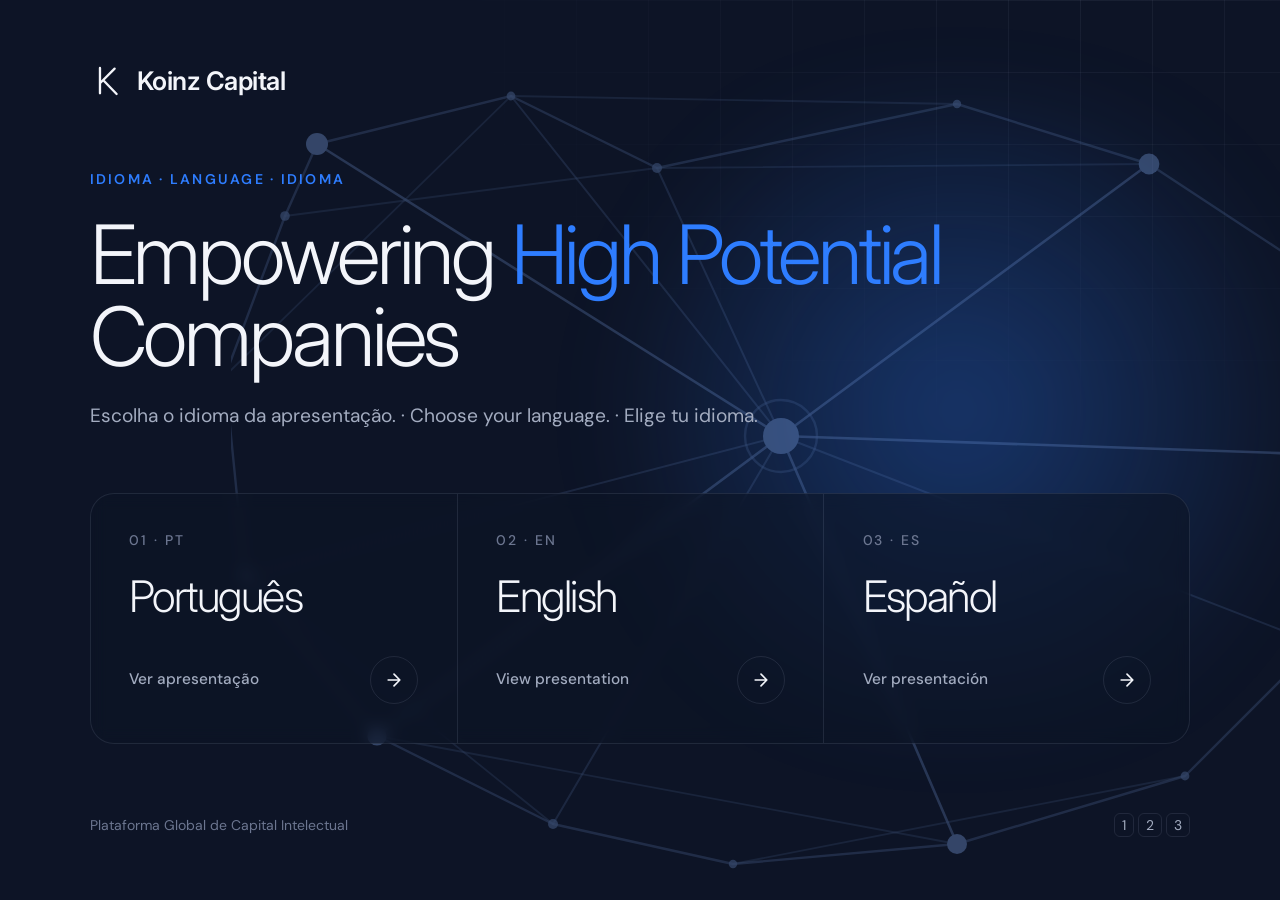
<file: index.html>
<!doctype html>
<html lang="pt-BR">
<head>
  <meta charset="utf-8">
  <meta name="viewport" content="width=device-width, initial-scale=1">
  <title>Koinz Capital · Apresentação para Empresas</title>
  <meta name="description" content="Koinz Capital — Plataforma Global de Capital Intelectual. Escolha o idioma da apresentação · Choose the presentation language · Elige el idioma de la presentación.">
  <link rel="alternate" hreflang="pt-BR" href="pt.html">
  <link rel="alternate" hreflang="en" href="en.html">
  <link rel="alternate" hreflang="es" href="es.html">
  <link rel="preconnect" href="https://fonts.googleapis.com">
  <link rel="preconnect" href="https://fonts.gstatic.com" crossorigin>
  <link href="https://fonts.googleapis.com/css2?family=DM+Sans:opsz,wght@9..40,400;9..40,500;9..40,600;9..40,700&family=Inter:wght@300;400;500;600;700&display=swap" rel="stylesheet">
  <style>
    /* Menu de idioma — mesma linguagem do slide de encerramento (navy, constelação, azul #2e7dff). */
    :root {
      --navy: #0d1426;
      --navy-2: #121b31;
      --fg: #f3f5fa;
      --fg-2: #a3acc0;
      --fg-3: #6c7690;
      --brand: #2e7dff;
      --brand-light: #8db7ff;
      --line-d: rgba(214, 224, 255, 0.1);
      --display: 'Inter', system-ui, sans-serif;
      --body: 'DM Sans', 'Inter', system-ui, sans-serif;
      --ease: cubic-bezier(0.2, 0.8, 0.2, 1);
    }
    * { box-sizing: border-box; }
    html, body { margin: 0; min-height: 100%; }
    body { background: var(--navy); color: var(--fg); font-family: var(--body); -webkit-font-smoothing: antialiased; overflow-x: hidden; }
    em { font-style: normal; color: var(--brand); }

    .menu { position: relative; min-height: 100vh; min-height: 100svh; display: flex; flex-direction: column; padding: clamp(24px, 5vw, 72px) clamp(16px, 7vw, 128px); overflow: hidden; }
    .menu > * { position: relative; z-index: 1; }
    .grid-bg { position: absolute !important; inset: 0; z-index: 0 !important; pointer-events: none; background-size: 72px 72px;
      background-image: linear-gradient(var(--line-d) 1px, transparent 1px), linear-gradient(90deg, var(--line-d) 1px, transparent 1px);
      mask-image: radial-gradient(900px 620px at 85% 0%, #000, transparent 72%); -webkit-mask-image: radial-gradient(900px 620px at 85% 0%, #000, transparent 72%); opacity: 0.6; }
    .glow { position: absolute !important; z-index: 0 !important; right: -10%; top: 10%; width: min(900px, 90vw); height: 640px; border-radius: 50%; pointer-events: none; filter: blur(40px); background: radial-gradient(circle, rgba(46, 125, 255, 0.32), transparent 65%); }
    .constellation { position: absolute !important; z-index: 0 !important; right: -4%; top: 0; width: min(1100px, 110vw); height: 100%; color: var(--brand-light); opacity: 0.3; pointer-events: none; }

    .brand { display: flex; align-items: center; gap: 14px; font: 600 clamp(20px, 2vw, 26px)/1 var(--display); letter-spacing: -0.02em; }
    .brand svg { width: 1.3em; height: 1.3em; }

    .main { margin: auto 0; padding: clamp(32px, 5vh, 72px) 0; }
    .label { margin: 0 0 24px; color: var(--brand); font: 600 clamp(12px, 1.1vw, 15px)/1.4 var(--body); letter-spacing: 0.16em; text-transform: uppercase; }
    h1 { margin: 0; max-width: 1100px; font: 300 clamp(40px, 6.4vw, 104px)/1 var(--display); letter-spacing: -0.04em; }
    .sub { margin: 24px 0 0; max-width: 820px; color: var(--fg-2); font: 400 clamp(16px, 1.5vw, 21px)/1.5 var(--body); }

    .langs { list-style: none; margin: clamp(40px, 7vh, 72px) 0 0; padding: 0; display: grid; grid-template-columns: repeat(3, 1fr); max-width: 1200px; border: 1px solid var(--line-d); border-radius: 24px; overflow: hidden; background: rgba(13, 20, 38, 0.6); backdrop-filter: blur(8px); -webkit-backdrop-filter: blur(8px); }
    .langs li + li { border-left: 1px solid var(--line-d); }
    .lang { display: flex; flex-direction: column; gap: 10px; height: 100%; padding: clamp(24px, 3vw, 40px); color: inherit; text-decoration: none; transition: background 300ms var(--ease); }
    .lang:hover, .lang:focus-visible { background: var(--navy-2); outline: none; }
    .lang__code { font: 500 14px/1 var(--body); letter-spacing: 0.14em; color: var(--fg-3); }
    .lang__name { margin-top: 18px; font: 300 clamp(32px, 3.4vw, 52px)/1 var(--display); letter-spacing: -0.035em; }
    .lang__go { margin-top: auto; padding-top: 28px; display: flex; align-items: center; justify-content: space-between; gap: 16px; color: var(--fg-2); font: 500 clamp(15px, 1.2vw, 17px)/1.3 var(--body); }
    .lang__go em { color: inherit; }
    .lang__go span { flex: none; width: 48px; height: 48px; border-radius: 50%; display: grid; place-items: center; border: 1px solid var(--line-d); color: var(--fg); transition: background 300ms var(--ease), border-color 300ms var(--ease), transform 300ms var(--ease); }
    .lang__go svg { width: 20px; height: 20px; fill: none; stroke: currentColor; stroke-width: 2; stroke-linecap: round; stroke-linejoin: round; }
    .lang:hover .lang__go span, .lang:focus-visible .lang__go span { background: var(--brand); border-color: var(--brand); transform: translateX(4px); }
    .lang:hover .lang__code, .lang:focus-visible .lang__code { color: var(--brand-light); }
    .lang:focus-visible { box-shadow: inset 0 0 0 2px var(--brand); }

    .foot { display: flex; flex-wrap: wrap; justify-content: space-between; gap: 12px 32px; color: var(--fg-3); font: 400 14px/1.4 var(--body); }
    .foot kbd { font: inherit; padding: 2px 7px; border: 1px solid var(--line-d); border-radius: 6px; color: var(--fg-2); }

    /* Entrada com desfoque, como os slides */
    [data-r] { opacity: 0; transform: translateY(24px); filter: blur(10px); animation: in 900ms var(--ease) forwards; animation-delay: calc(var(--d, 0) * 110ms + 120ms); }
    @keyframes in { to { opacity: 1; transform: none; filter: none; } }
    @media (prefers-reduced-motion: reduce) { [data-r] { animation: none; opacity: 1; transform: none; filter: none; } }

    @media (max-width: 760px) {
      .langs { grid-template-columns: 1fr; }
      .langs li + li { border-left: 0; border-top: 1px solid var(--line-d); }
      .lang { flex-direction: row; flex-wrap: wrap; align-items: center; gap: 4px 16px; }
      .lang__code { order: 2; width: 100%; }
      .lang__name { margin-top: 0; order: 1; }
      .lang__go { order: 1; margin: 0 0 0 auto; padding-top: 0; }
      .lang__go em { display: none; }
      .foot .keys { display: none; }
    }
  </style>
</head>
<body>

<svg width="0" height="0" style="position:absolute" aria-hidden="true">
  <symbol id="k" viewBox="0 0 100 100"><path d="M30 12V88M30 58L74 14M40 49L80 90" fill="none" stroke="currentColor" stroke-width="7" stroke-linecap="round" stroke-linejoin="round"/></symbol>
  <symbol id="i-arrow" viewBox="0 0 24 24"><path d="M5 12h14M12 5l7 7-7 7"/></symbol>
  <symbol id="constellation" viewBox="0 0 660 450">
    <polyline points="98,72 195,48 268,84 418,52 514,82 584,128 622,228 598,322 532,388 418,422 306,432 216,412 128,368 62,288 52,188 82,108 98,72" fill="none" stroke="currentColor" stroke-linejoin="round" stroke-opacity="0.5" stroke-width="1.2"/>
    <g stroke="currentColor" stroke-linecap="round" stroke-opacity="0.32" stroke-width="0.9"><line x1="195" x2="418" y1="48" y2="52"/><line x1="268" x2="514" y1="84" y2="82"/><line x1="584" x2="598" y1="128" y2="322"/><line x1="532" x2="306" y1="388" y2="432"/><line x1="216" x2="62" y1="412" y2="288"/><line x1="52" x2="195" y1="188" y2="48"/><line x1="82" x2="268" y1="108" y2="84"/><line x1="418" x2="128" y1="422" y2="368"/></g>
    <g stroke="currentColor" stroke-linecap="round" stroke-opacity="0.7" stroke-width="1.3"><line x1="330" x2="98" y1="218" y2="72"/><line x1="330" x2="514" y1="218" y2="82"/><line x1="330" x2="622" y1="218" y2="228"/><line x1="330" x2="418" y1="218" y2="422"/><line x1="330" x2="128" y1="218" y2="368"/></g>
    <g stroke="currentColor" stroke-linecap="round" stroke-opacity="0.4" stroke-width="1"><line x1="330" x2="268" y1="218" y2="84"/><line x1="330" x2="598" y1="218" y2="322"/><line x1="330" x2="216" y1="218" y2="412"/><line x1="330" x2="62" y1="218" y2="288"/><line x1="330" x2="195" y1="218" y2="48"/></g>
    <g fill="currentColor" fill-opacity="0.75"><circle cx="195" cy="48" r="2.2"/><circle cx="268" cy="84" r="2.5"/><circle cx="418" cy="52" r="2.1"/><circle cx="584" cy="128" r="2.5"/><circle cx="622" cy="228" r="2.6"/><circle cx="598" cy="322" r="2.3"/><circle cx="532" cy="388" r="2.2"/><circle cx="306" cy="432" r="2.1"/><circle cx="216" cy="412" r="2.5"/><circle cx="62" cy="288" r="2.5"/><circle cx="52" cy="188" r="2.2"/><circle cx="82" cy="108" r="2.4"/></g>
    <g fill="currentColor"><circle cx="98" cy="72" r="5.5"/><circle cx="514" cy="82" r="5.2"/><circle cx="128" cy="368" r="4.8"/><circle cx="418" cy="422" r="5"/></g>
    <circle cx="330" cy="218" fill="none" r="18" stroke="currentColor" stroke-opacity="0.4" stroke-width="1.2"/>
    <circle cx="330" cy="218" fill="currentColor" r="9"/>
  </symbol>
</svg>

<main class="menu">
  <div class="grid-bg"></div>
  <div class="glow"></div>
  <svg class="constellation" viewBox="0 0 660 450" preserveAspectRatio="xMidYMid slice" aria-hidden="true"><use href="#constellation"/></svg>

  <header class="brand" data-r><svg><use href="#k"/></svg>Koinz Capital</header>

  <section class="main">
    <p class="label" data-r style="--d:1">Idioma · Language · Idioma</p>
    <h1 data-r style="--d:2">Empowering <em>High Potential</em> Companies</h1>
    <p class="sub" data-r style="--d:3">Escolha o idioma da apresentação. · Choose your language. · Elige tu idioma.</p>

    <ul class="langs" data-r style="--d:4">
      <li><a class="lang" href="pt.html" hreflang="pt-BR" lang="pt-BR">
        <span class="lang__code">01 · PT</span>
        <span class="lang__name">Português</span>
        <span class="lang__go"><em>Ver apresentação</em><span><svg><use href="#i-arrow"/></svg></span></span>
      </a></li>
      <li><a class="lang" href="en.html" hreflang="en" lang="en">
        <span class="lang__code">02 · EN</span>
        <span class="lang__name">English</span>
        <span class="lang__go"><em>View presentation</em><span><svg><use href="#i-arrow"/></svg></span></span>
      </a></li>
      <li><a class="lang" href="es.html" hreflang="es" lang="es">
        <span class="lang__code">03 · ES</span>
        <span class="lang__name">Español</span>
        <span class="lang__go"><em>Ver presentación</em><span><svg><use href="#i-arrow"/></svg></span></span>
      </a></li>
    </ul>
  </section>

  <footer class="foot" data-r style="--d:5">
    <span>Plataforma Global de Capital Intelectual</span>
    <span class="keys"><kbd>1</kbd> <kbd>2</kbd> <kbd>3</kbd></span>
  </footer>
</main>

<script>
  // Atalhos 1 / 2 / 3 abrem PT / EN / ES.
  document.addEventListener('keydown', function (e) {
    var links = document.querySelectorAll('.lang');
    var i = ['1', '2', '3'].indexOf(e.key);
    if (i > -1 && !e.metaKey && !e.ctrlKey && !e.altKey) location.href = links[i].href;
  });
</script>
</body>
</html>
</file>
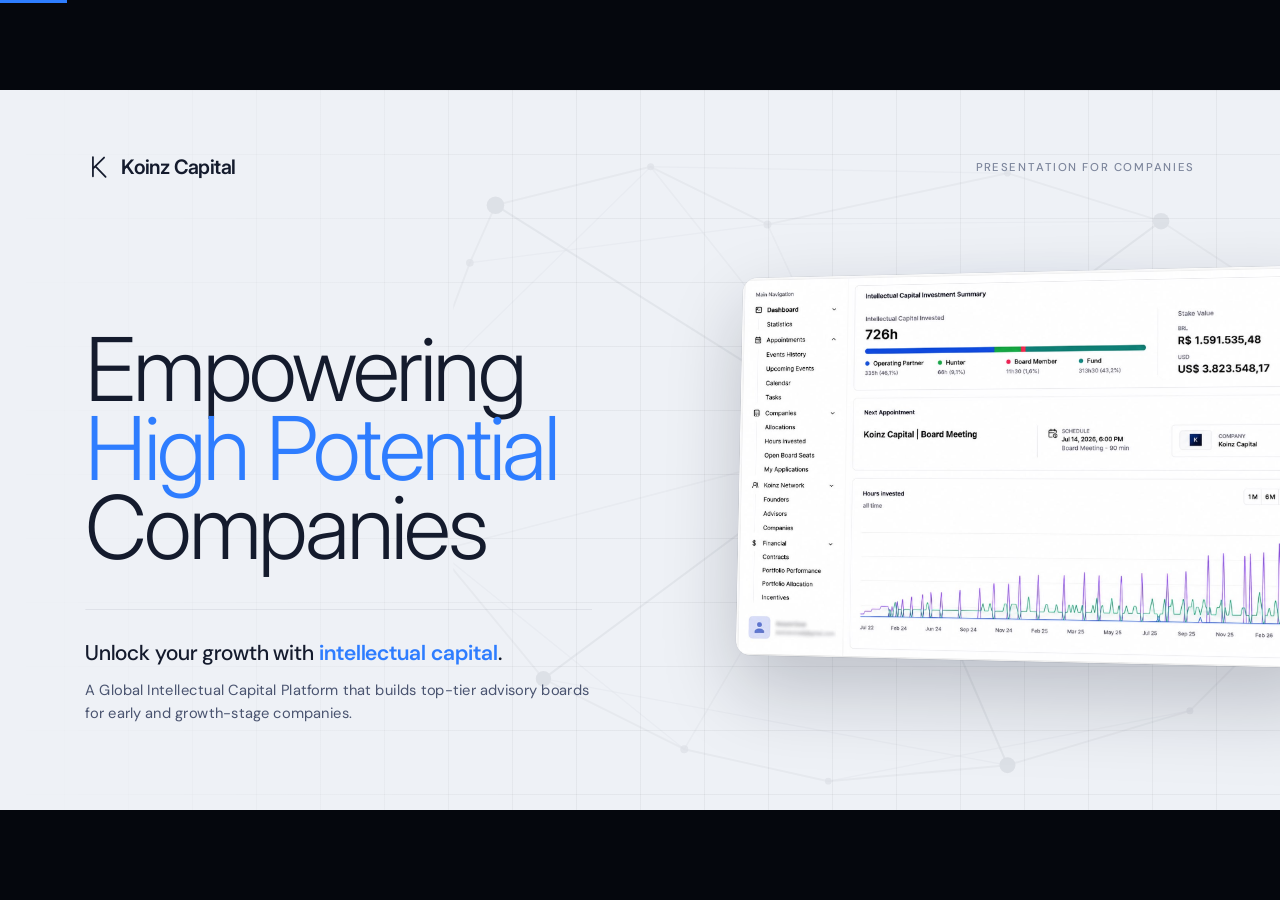
<file: en.html>
<!doctype html>
<html lang="en">
<head>
  <meta charset="utf-8">
  <meta name="viewport" content="width=device-width, initial-scale=1">
  <title>Koinz Capital · Presentation for Companies</title>
  <meta name="description" content="Koinz Capital — Global Intellectual Capital Platform for high-potential companies.">
  <link rel="preconnect" href="https://fonts.googleapis.com">
  <link rel="preconnect" href="https://fonts.gstatic.com" crossorigin>
  <link href="https://fonts.googleapis.com/css2?family=DM+Sans:opsz,wght@9..40,400;9..40,500;9..40,600;9..40,700&family=Inter:wght@300;400;500;600;700&display=swap" rel="stylesheet">
  <link rel="stylesheet" href="styles.css">
</head>
<body>

<!-- Ícones (sprite) -->
<svg width="0" height="0" style="position:absolute" aria-hidden="true">
  <symbol id="k" viewBox="0 0 100 100"><path class="k" d="M30 12V88M30 58L74 14M40 49L80 90" fill="none" stroke="currentColor" stroke-width="7" stroke-linecap="round" stroke-linejoin="round"/></symbol>
  <symbol id="i-users" viewBox="0 0 24 24"><path d="M16 21v-2a4 4 0 0 0-4-4H6a4 4 0 0 0-4 4v2"/><circle cx="9" cy="7" r="4"/><path d="M22 21v-2a4 4 0 0 0-3-3.87M16 3.13a4 4 0 0 1 0 7.75"/></symbol>
  <symbol id="i-globe" viewBox="0 0 24 24"><circle cx="12" cy="12" r="10"/><path d="M2 12h20M12 2a15.3 15.3 0 0 1 4 10 15.3 15.3 0 0 1-4 10 15.3 15.3 0 0 1-4-10 15.3 15.3 0 0 1 4-10z"/></symbol>
  <symbol id="i-calendar" viewBox="0 0 24 24"><rect x="3" y="4" width="18" height="18" rx="2"/><path d="M16 2v4M8 2v4M3 10h18"/></symbol>
  <symbol id="i-trending" viewBox="0 0 24 24"><path d="M22 7l-8.5 8.5-5-5L2 17"/><path d="M16 7h6v6"/></symbol>
  <symbol id="i-dollar" viewBox="0 0 24 24"><path d="M12 2v20M17 5H9.5a3.5 3.5 0 0 0 0 7h5a3.5 3.5 0 0 1 0 7H6"/></symbol>
  <symbol id="i-compass" viewBox="0 0 24 24"><circle cx="12" cy="12" r="10"/><path d="M16.24 7.76l-2.12 6.36-6.36 2.12 2.12-6.36z"/></symbol>
  <symbol id="i-layers" viewBox="0 0 24 24"><path d="M12 2L2 7l10 5 10-5-10-5zM2 17l10 5 10-5M2 12l10 5 10-5"/></symbol>
  <symbol id="i-share" viewBox="0 0 24 24"><circle cx="18" cy="5" r="3"/><circle cx="6" cy="12" r="3"/><circle cx="18" cy="19" r="3"/><path d="M8.59 13.51l6.83 3.98M15.41 6.51l-6.82 3.98"/></symbol>
  <symbol id="i-scale" viewBox="0 0 24 24"><path d="M12 3v18M5 7h14M8 21h8M5 7l-3 7a3 3 0 0 0 6 0zM19 7l-3 7a3 3 0 0 0 6 0z"/></symbol>
  <symbol id="i-cloud" viewBox="0 0 24 24"><path d="M17.5 19H9a7 7 0 1 1 6.71-9h1.79a4.5 4.5 0 1 1 0 9z"/></symbol>
  <symbol id="i-megaphone" viewBox="0 0 24 24"><path d="M3 11l18-5v12L3 14v-3z"/><path d="M11.6 16.8a3 3 0 1 1-5.8-1.6"/></symbol>
  <symbol id="i-calc" viewBox="0 0 24 24"><rect x="4" y="2" width="16" height="20" rx="2"/><path d="M8 6h8M8 11h.01M12 11h.01M16 11h.01M8 15h.01M12 15h.01M16 15h.01M8 19h.01M12 19h.01M16 19h.01"/></symbol>
  <symbol id="i-briefcase" viewBox="0 0 24 24"><rect x="2" y="7" width="20" height="14" rx="2"/><path d="M16 21V5a2 2 0 0 0-2-2h-4a2 2 0 0 0-2 2v16"/></symbol>
  <symbol id="i-link" viewBox="0 0 24 24"><path d="M10 13a5 5 0 0 0 7.54.54l3-3a5 5 0 0 0-7.07-7.07l-1.72 1.71"/><path d="M14 11a5 5 0 0 0-7.54-.54l-3 3a5 5 0 0 0 7.07 7.07l1.71-1.71"/></symbol>
  <symbol id="i-sliders" viewBox="0 0 24 24"><path d="M4 21v-7M4 10V3M12 21v-9M12 8V3M20 21v-5M20 12V3M1 14h6M9 8h6M17 16h6"/></symbol>
  <symbol id="i-zap" viewBox="0 0 24 24"><path d="M13 2L3 14h9l-1 8 10-12h-9l1-8z"/></symbol>
  <symbol id="i-target" viewBox="0 0 24 24"><circle cx="12" cy="12" r="10"/><circle cx="12" cy="12" r="6"/><circle cx="12" cy="12" r="2"/></symbol>
  <symbol id="i-home" viewBox="0 0 24 24"><path d="M3 9l9-7 9 7v11a2 2 0 0 1-2 2H5a2 2 0 0 1-2-2z"/><path d="M9 22V12h6v10"/></symbol>
  <symbol id="i-pin" viewBox="0 0 24 24"><path d="M21 10c0 7-9 13-9 13s-9-6-9-13a9 9 0 0 1 18 0z"/><circle cx="12" cy="10" r="3"/></symbol>
  <symbol id="i-arrow" viewBox="0 0 24 24"><path d="M5 12h14M12 5l7 7-7 7"/></symbol>
  <symbol id="i-left" viewBox="0 0 24 24"><path d="M15 18l-6-6 6-6"/></symbol>
  <symbol id="i-right" viewBox="0 0 24 24"><path d="M9 18l6-6-6-6"/></symbol>
  <symbol id="i-grid" viewBox="0 0 24 24"><rect x="3" y="3" width="7" height="7"/><rect x="14" y="3" width="7" height="7"/><rect x="3" y="14" width="7" height="7"/><rect x="14" y="14" width="7" height="7"/></symbol>
  <symbol id="i-full" viewBox="0 0 24 24"><path d="M8 3H5a2 2 0 0 0-2 2v3M21 8V5a2 2 0 0 0-2-2h-3M3 16v3a2 2 0 0 0 2 2h3M16 21h3a2 2 0 0 0 2-2v-3"/></symbol>
  <symbol id="i-linkedin" viewBox="0 0 24 24"><path d="M16 8a6 6 0 0 1 6 6v7h-4v-7a2 2 0 0 0-4 0v7h-4v-7a6 6 0 0 1 6-6z"/><rect x="2" y="9" width="4" height="12"/><circle cx="4" cy="4" r="2"/></symbol>
  <symbol id="i-instagram" viewBox="0 0 24 24"><rect x="2" y="2" width="20" height="20" rx="5"/><circle cx="12" cy="12" r="4"/><path d="M17.5 6.5h.01"/></symbol>
  <symbol id="i-youtube" viewBox="0 0 24 24"><path d="M22.54 6.42a2.78 2.78 0 0 0-1.94-2C18.88 4 12 4 12 4s-6.88 0-8.6.46a2.78 2.78 0 0 0-1.94 2A29 29 0 0 0 1 11.75a29 29 0 0 0 .46 5.33A2.78 2.78 0 0 0 3.4 19c1.72.46 8.6.46 8.6.46s6.88 0 8.6-.46a2.78 2.78 0 0 0 1.94-2 29 29 0 0 0 .46-5.25 29 29 0 0 0-.46-5.33z"/><path d="M9.75 15.02l5.75-3.27-5.75-3.27z"/></symbol>
  <symbol id="constellation" viewBox="0 0 660 450">
    <polyline points="98,72 195,48 268,84 418,52 514,82 584,128 622,228 598,322 532,388 418,422 306,432 216,412 128,368 62,288 52,188 82,108 98,72" fill="none" stroke="currentColor" stroke-linejoin="round" stroke-opacity="0.5" stroke-width="1.2"/>
    <g stroke="currentColor" stroke-linecap="round" stroke-opacity="0.32" stroke-width="0.9"><line x1="195" x2="418" y1="48" y2="52"/><line x1="268" x2="514" y1="84" y2="82"/><line x1="584" x2="598" y1="128" y2="322"/><line x1="532" x2="306" y1="388" y2="432"/><line x1="216" x2="62" y1="412" y2="288"/><line x1="52" x2="195" y1="188" y2="48"/><line x1="82" x2="268" y1="108" y2="84"/><line x1="418" x2="128" y1="422" y2="368"/></g>
    <g stroke="currentColor" stroke-linecap="round" stroke-opacity="0.7" stroke-width="1.3"><line x1="330" x2="98" y1="218" y2="72"/><line x1="330" x2="514" y1="218" y2="82"/><line x1="330" x2="622" y1="218" y2="228"/><line x1="330" x2="418" y1="218" y2="422"/><line x1="330" x2="128" y1="218" y2="368"/></g>
    <g stroke="currentColor" stroke-linecap="round" stroke-opacity="0.4" stroke-width="1"><line x1="330" x2="268" y1="218" y2="84"/><line x1="330" x2="598" y1="218" y2="322"/><line x1="330" x2="216" y1="218" y2="412"/><line x1="330" x2="62" y1="218" y2="288"/><line x1="330" x2="195" y1="218" y2="48"/></g>
    <g fill="currentColor" fill-opacity="0.75"><circle cx="195" cy="48" r="2.2"/><circle cx="268" cy="84" r="2.5"/><circle cx="418" cy="52" r="2.1"/><circle cx="584" cy="128" r="2.5"/><circle cx="622" cy="228" r="2.6"/><circle cx="598" cy="322" r="2.3"/><circle cx="532" cy="388" r="2.2"/><circle cx="306" cy="432" r="2.1"/><circle cx="216" cy="412" r="2.5"/><circle cx="62" cy="288" r="2.5"/><circle cx="52" cy="188" r="2.2"/><circle cx="82" cy="108" r="2.4"/></g>
    <g fill="currentColor"><circle cx="98" cy="72" r="5.5"/><circle cx="514" cy="82" r="5.2"/><circle cx="128" cy="368" r="4.8"/><circle cx="418" cy="422" r="5"/></g>
    <circle cx="330" cy="218" fill="none" r="18" stroke="currentColor" stroke-opacity="0.4" stroke-width="1.2"/>
    <circle cx="330" cy="218" fill="currentColor" r="9"/>
  </symbol>
</svg>

<div class="progress" id="progress"></div>

<div class="viewport">
<main class="deck" id="deck">

  <!-- ============================================================
       01 · HERO
       ============================================================ -->
  <div class="slide-wrap"><section class="slide slide--light hero" data-sec="Koinz Capital">
    <div class="grid-bg"></div>
    <svg class="constellation" viewBox="0 0 660 450" preserveAspectRatio="xMidYMid slice"><use href="#constellation"/></svg>
    <div class="hero__visual" data-r style="--d:4">
      <div class="glow"></div>
      <img src="assets/home/hero-dashboard.jpeg" alt="Koinz platform: intellectual capital invested, board and meetings">
    </div>
    <header class="brandbar" data-r>
      <div class="brandbar__logo"><svg><use href="#k"/></svg>Koinz Capital</div>
      <div class="brandbar__tag">Presentation for companies</div>
    </header>
    <div class="hero__main">
      <h1 class="h-xl" data-r style="--d:1;font-size:132px">
        <span>Empowering</span>
        <span><em>High Potential</em></span>
        <span>Companies</span>
      </h1>
      <div class="hero__foot" data-r style="--d:2">
        <p class="hero__sub">Unlock your growth with <strong>intellectual capital</strong>.</p>
        <p class="hero__desc">A Global Intellectual Capital Platform that builds top-tier advisory boards for early and growth-stage companies.</p>
      </div>
    </div>
  </section></div>

  <!-- ============================================================
       02 · VISÃO
       ============================================================ -->
  <div class="slide-wrap"><section class="slide slide--white vision" data-sec="Our vision">
    <p class="label label--muted" data-r>Our vision</p>
    <h2 class="vision__text" data-words>The market has an abundance of financial capital. What sets apart the companies that scale is the quality of execution, strategic guidance, reputation and access to the right people at the right time.</h2>
    <p class="vision__note" data-r style="--d:12">Scaling is hard. Scaling alone is even harder.</p>
    <footer class="chrome"></footer>
  </section></div>

  <!-- ============================================================
       03 · O QUE É A KOINZ
       ============================================================ -->
  <div class="slide-wrap"><section class="slide slide--dark" data-sec="About Koinz">
    <div class="grid-bg"></div>
    <div class="about">
      <div class="about__text">
        <p class="label" data-r>What is Koinz Capital</p>
        <h2 class="h-lg" data-r style="--d:1">A global <em>intellectual capital</em> platform</h2>
        <p class="lead" data-r style="--d:2">We invest in companies with high growth potential through an <b>advisory board</b> made up of renowned members — C-Levels, VPs and founders with backgrounds at Apple, Revolut, Cora, Microsoft, Google, Meta, Alibaba and other global leaders.</p>
      </div>
      <div class="panel pillars" data-r style="--d:2">
        <article class="cell"><span class="idx">01</span><h3>Access</h3><p>A global network of 160+ advisors in 18+ countries.</p></article>
        <article class="cell"><span class="idx">02</span><h3>Knowledge</h3><p>Expertise from leaders of global companies.</p></article>
        <article class="cell"><span class="idx">03</span><h3>Execution</h3><p>Hands-on support through the advisory board.</p></article>
        <article class="cell"><span class="idx">04</span><h3>Reputation</h3><p>Association with global market leaders.</p></article>
      </div>
    </div>
    <footer class="chrome"></footer>
  </section></div>

  <!-- ============================================================
       04 · GLOBAL NETWORK — GLOBO DE CIDADES
       ============================================================ -->
  <div class="slide-wrap"><section class="slide slide--light globe-slide" data-sec="Global Network">
    <div class="head">
      <p class="label label--muted" data-r>Global Network</p>
      <h2 data-r style="--d:1"><span><em>Strategic minds and high-potential companies connected globally.</em></span><span>An intellectual capital platform.</span></h2>
    </div>
    <div class="globe" id="globe" data-r style="--d:2">
      <ul class="globe__list">
        <li class="city"><div class="city__img"><img src="assets/home/cities/sao-paulo.jpg" alt=""></div><span class="city__label">São Paulo</span></li>
        <li class="city"><div class="city__img"><img src="assets/home/cities/new-york.jpg" alt=""></div><span class="city__label">New York</span></li>
        <li class="city"><div class="city__img"><img src="assets/home/cities/london.jpg" alt=""></div><span class="city__label">London</span></li>
        <li class="city"><div class="city__img"><img src="assets/home/cities/belo-horizonte.jpg" alt=""></div><span class="city__label">Belo Horizonte</span></li>
        <li class="city"><div class="city__img"><img src="assets/home/cities/san-francisco.jpg" alt=""></div><span class="city__label">San Francisco</span></li>
        <li class="city"><div class="city__img"><img src="assets/home/cities/zurich.jpg" alt=""></div><span class="city__label">Zürich</span></li>
        <li class="city"><div class="city__img"><img src="assets/home/cities/shanghai.jpg" alt=""></div><span class="city__label">Shanghai</span></li>
        <li class="city"><div class="city__img"><img src="assets/home/cities/miami.jpg" alt=""></div><span class="city__label">Miami</span></li>
        <li class="city"><div class="city__img"><img src="assets/home/cities/lisboa.jpg" alt=""></div><span class="city__label">Lisbon</span></li>
        <li class="city"><div class="city__img"><img src="assets/home/cities/toronto.jpg" alt=""></div><span class="city__label">Toronto</span></li>
        <li class="city"><div class="city__img"><img src="assets/home/cities/rio-de-janeiro.jpg" alt=""></div><span class="city__label">Rio de Janeiro</span></li>
        <li class="city"><div class="city__img"><img src="assets/home/cities/stockholm.jpg" alt=""></div><span class="city__label">Stockholm</span></li>
        <li class="city"><div class="city__img"><img src="assets/home/cities/austin.jpg" alt=""></div><span class="city__label">Austin</span></li>
        <li class="city"><div class="city__img"><img src="assets/home/cities/milano.jpg" alt=""></div><span class="city__label">Milan</span></li>
        <li class="city"><div class="city__img"><img src="assets/home/cities/bangkok.jpg" alt=""></div><span class="city__label">Bangkok</span></li>
        <li class="city"><div class="city__img"><img src="assets/home/cities/munich.jpg" alt=""></div><span class="city__label">Munich</span></li>
        <li class="city"><div class="city__img"><img src="assets/home/cities/sydney.jpg" alt=""></div><span class="city__label">Sydney</span></li>
      </ul>
      <p class="globe__center"><strong><b>5</b> Continents</strong><span>Koinz network presence</span></p>
    </div>
  </section></div>

  <!-- ============================================================
       05 · NÚMEROS
       ============================================================ -->
  <div class="slide-wrap"><section class="slide slide--dark" data-sec="Global Network">
    <div class="grid-bg"></div>
    <div class="top">
      <div>
        <p class="label" data-r>Koinz Capital in numbers</p>
        <h2 class="h-md" data-r style="--d:1">A network that is <em>already in the field.</em></h2>
      </div>
    </div>
    <dl class="panel stats" data-r style="--d:2">
      <div class="stat"><dt><span>+</span><b class="count" data-to="18">18</b></dt><dd>Countries</dd></div>
      <div class="stat"><dt><span>+</span><b class="count" data-to="46">46</b></dt><dd>Companies</dd></div>
      <div class="stat"><dt><span>+</span><b class="count" data-to="160">160</b></dt><dd>Advisors</dd></div>
    </dl>
    <div class="hours" data-r style="--d:3">
      <svg class="constellation" viewBox="0 0 660 450"><use href="#constellation"/></svg>
      <strong>+<b class="count" data-to="50000">50,000</b></strong>
      <p>hours of Intellectual Capital invested in our portfolio companies.</p>
    </div>
    <footer class="chrome"></footer>
  </section></div>

  <!-- ============================================================
       06 · CICLO VIRTUOSO
       ============================================================ -->
  <div class="slide-wrap"><section class="slide slide--light" data-sec="The model">
    <div class="grid-bg"></div>
    <div class="cycle">
      <svg class="orbit" viewBox="0 0 600 600" data-r aria-hidden="true">
        <defs>
          <radialGradient id="coreGrad" cx="30%" cy="30%" r="80%"><stop offset="0" stop-color="#4b93ff"/><stop offset="1" stop-color="#1a3fb8"/></radialGradient>
          <path id="orbitPath" d="M300,100 A220,220 0 1,1 299.99,100"/>
        </defs>
        <circle class="ring2" cx="300" cy="320" r="280"/>
        <circle class="ring2" cx="300" cy="320" r="160"/>
        <circle class="ring" cx="300" cy="320" r="220"/>
        <circle class="dot" r="6"><animateMotion dur="12s" repeatCount="indefinite"><mpath href="#orbitPath"/></animateMotion></circle>
        <circle class="dot" r="6"><animateMotion dur="12s" begin="-4s" repeatCount="indefinite"><mpath href="#orbitPath"/></animateMotion></circle>
        <circle class="dot" r="6"><animateMotion dur="12s" begin="-8s" repeatCount="indefinite"><mpath href="#orbitPath"/></animateMotion></circle>
        <circle cx="300" cy="320" r="96" fill="url(#coreGrad)"/>
        <use href="#k" x="252" y="272" width="96" height="96" color="#ffffff"/>
        <circle class="node node--ink" cx="300" cy="100" r="52"/>
        <use href="#k" x="276" y="76" width="48" height="48" color="#ffffff"/>
        <text class="lbl" x="300" y="24">Koinz Capital</text>
        <circle class="node" cx="490.5" cy="430" r="52"/>
        <use href="#i-users" class="ic" x="468.5" y="408" width="44" height="44" stroke="#141b2d"/>
        <text class="lbl" x="490.5" y="516">Advisors</text>
        <circle class="node node--brand" cx="109.5" cy="430" r="52"/>
        <use href="#i-trending" class="ic" x="87.5" y="408" width="44" height="44" stroke="#ffffff"/>
        <text class="lbl" x="109.5" y="516">Companies</text>
      </svg>
      <div>
        <p class="label" data-r>The model</p>
        <h2 class="h-md" data-r style="--d:1;margin-bottom:48px">The <em>virtuous</em> cycle</h2>
        <div class="panel cycle__rows" data-r style="--d:2">
          <div class="cycle__row"><div><span class="idx">01</span><h3>Koinz Capital</h3></div><ul><li>Investment through intellectual capital</li><li>Matching between pain points/goals and advisors</li><li>Support for the advisory board</li></ul></div>
          <div class="cycle__row"><div><span class="idx">02</span><h3>Advisors</h3></div><ul><li>Join the Koinz Network with strategic experience</li><li>Share in the results proportionally</li><li>Go through a rigorous selection process</li></ul></div>
          <div class="cycle__row"><div><span class="idx">03</span><h3><em>Companies</em></h3></div><ul><li>Receive intellectual capital focused on their pain points and challenges</li><li>Get support throughout the entire process</li><li>Access to a highly qualified network for mentoring, promotion and connections</li></ul></div>
        </div>
      </div>
    </div>
    <footer class="chrome"></footer>
  </section></div>

  <!-- ============================================================
       07 · COMO FUNCIONA
       ============================================================ -->
  <div class="slide-wrap"><section class="slide slide--dark" data-sec="Investment model">
    <div class="grid-bg"></div>
    <div class="top">
      <div>
        <p class="label" data-r>Investment model</p>
        <h2 class="h-lg" data-r style="--d:1">How it <em>works</em></h2>
      </div>
      <p class="lead" data-r style="--d:2">The investment is made as intellectual capital, delivered continuously through an advisory board.</p>
    </div>
    <div class="panel how" data-r style="--d:2">
      <article class="cell">
        <span class="idx">01 — Intellectual Capital</span>
        <div class="big">$100k<small>in intellectual capital, delivered over 24 months</small></div>
        <p class="note">The value of the non-financial investment is diluted proportionally as new investors join the round.</p>
      </article>
      <article class="cell">
        <span class="idx">02 — Board Formation</span>
        <ul class="list">
          <li>3 to 5 advisors</li>
          <li>1 Operating Partner</li>
          <li>Monthly 90-minute meetings, recorded on Zoom</li>
          <li>Direct access to board members via WhatsApp</li>
        </ul>
        <p class="note">Selected based on the business challenge: go-to-market, funding, product…</p>
      </article>
      <article class="cell">
        <span class="idx">03 — Koinz Capital Support</span>
        <ul class="list">
          <li>Strategic governance methodology</li>
          <li>Global network of members and partners</li>
        </ul>
        <p class="note">Koinz orchestrates the entire board dynamic, delivering alignment, cadence and connections.</p>
      </article>
    </div>
    <footer class="chrome"></footer>
  </section></div>

  <!-- ============================================================
       08 · DE ONDE VÊM OS MEMBROS (tickers)
       ============================================================ -->
  <div class="slide-wrap"><section class="slide slide--light minds" data-sec="Koinz Network">
    <div class="head">
      <p class="label label--muted" data-r>Koinz Network</p>
      <h2 data-r style="--d:1">C-Levels, VPs and founders from the <em>world’s leading companies.</em></h2>
    </div>
    <div class="tickers" data-r style="--d:2">
      <div class="ticker">
        <p>Our members bring experience from companies such as</p>
        <div class="ticker__mask"><div class="ticker__view" data-ticker>
          <div class="ticker__track">
            <img src="assets/home/companies/apple.svg" alt="Apple">
            <img src="assets/home/companies/revolut.svg" alt="Revolut">
            <img src="assets/home/companies/jpmorgan.svg" alt="J.P. Morgan">
            <img src="assets/home/companies/coca-cola.webp" alt="Coca-Cola">
            <img src="assets/home/companies/ibm.svg" alt="IBM">
            <img src="assets/home/companies/visa.webp" alt="Visa">
            <img src="assets/home/companies/unilever.png" alt="Unilever">
            <img src="assets/home/companies/citi.svg" alt="Citi">
            <img src="assets/home/companies/loreal.webp" alt="L'Oréal">
            <img src="assets/home/companies/novartis.webp" alt="Novartis">
            <img src="assets/home/companies/ubs.png" alt="UBS">
            <img src="assets/home/companies/bofa.svg" alt="Bank of America">
            <img src="assets/home/companies/bnp-paribas.webp" alt="BNP Paribas">
            <img src="assets/home/companies/syngenta.png" alt="Syngenta">
            <img src="assets/home/companies/afya.png" alt="Afya">
            <img src="assets/home/companies/dufry.png" alt="Dufry">
            <img src="assets/home/companies/workiva.png" alt="Workiva">
            <img src="assets/home/companies/transfero.png" alt="Transfero">
          </div>
        </div></div>
      </div>
      <div class="ticker ticker--schools">
        <p>And from some of the world’s top business schools</p>
        <div class="ticker__mask"><div class="ticker__view" data-ticker>
          <div class="ticker__track">
            <img src="assets/home/schools/harvard.webp" alt="Harvard">
            <img src="assets/home/schools/stanford.png" alt="Stanford">
            <img src="assets/home/schools/mit.png" alt="MIT">
            <img src="assets/home/schools/wharton.png" alt="Wharton">
            <img src="assets/home/schools/insead.png" alt="INSEAD">
            <img src="assets/home/schools/kellogg.webp" alt="Kellogg">
            <img src="assets/home/schools/chicago.png" alt="University of Chicago">
            <img src="assets/home/schools/nyu.webp" alt="NYU">
          </div>
        </div></div>
      </div>
    </div>
    <footer class="chrome"></footer>
  </section></div>

  <!-- ============================================================
       09 · MEMBROS DA REDE
       ============================================================ -->
  <div class="slide-wrap"><section class="slide slide--dark" data-sec="Koinz Network">
    <div class="grid-bg"></div>
    <div class="top" style="margin-bottom:40px">
      <div>
        <p class="label" data-r>Our network · some of the advisors who could join yours</p>
        <h2 class="h-md" data-r style="--d:1">Who could sit on <em>your board</em></h2>
      </div>
    </div>
    <div class="members">
      <div class="panel advisors" data-r style="--d:2">
        <article class="advisor"><div class="advisor__head"><img class="advisor__photo" src="assets/conselheiros/ana-chiappetta.jpg" alt="Ana Chiappetta"><h3>Ana Chiappetta</h3></div><ul class="advisor__roles"><li>Agency Partnerships Manager<b>TikTok</b></li><li>Former Customer Success Director<b>Alibaba</b></li></ul></article>
        <article class="advisor"><div class="advisor__head"><img class="advisor__photo" src="assets/conselheiros/bruno-moura.jpg" alt="Bruno Moura"><h3>Bruno Moura</h3></div><ul class="advisor__roles"><li>VP &amp; GM LATAM<b>Harman</b></li><li>Former Head of B2B<b>Apple</b></li></ul></article>
        <article class="advisor"><div class="advisor__head"><img class="advisor__photo" src="assets/conselheiros/fabian-meyer.jpg" alt="Fabian Meyer"><h3>Fabian Meyer</h3></div><ul class="advisor__roles"><li>Co-founder<b>Cora Bank</b></li></ul></article>
        <article class="advisor"><div class="advisor__head"><img class="advisor__photo" src="assets/conselheiros/hermes-godoy.jpg" alt="Hermes Godoy"><h3>Hermes Godoy</h3></div><ul class="advisor__roles"><li>Former Sales Director<b>VISA LATAM</b></li></ul></article>
        <article class="advisor"><div class="advisor__head"><img class="advisor__photo" src="assets/conselheiros/pedro-zannoni.jpg" alt="Pedro Zannoni"><h3>Pedro Zannoni</h3></div><ul class="advisor__roles"><li>CEO<b>Lacoste LATAM</b></li></ul></article>
        <article class="advisor"><div class="advisor__head"><img class="advisor__photo" src="assets/conselheiros/philipe-herman.jpg" alt="Philipe Herman"><h3>Philipe Herman</h3></div><ul class="advisor__roles"><li>Head<b>XP Empresas</b></li><li>Co-founder<b>C6 Bank</b></li></ul></article>
      </div>
      <a class="qr-card" href="https://koinzcapital.com.br/pt-BR/advisors" target="_blank" rel="noopener" data-r style="--d:3">
        <span class="qr-card__title">And <em>150+ more advisors</em> in our network</span>
        <svg class="qr" viewBox="0 0 29 29" shape-rendering="crispEdges" aria-label="QR code for koinzcapital.com.br/pt-BR/advisors"><path d="M0 0h1v1h-1zM1 0h1v1h-1zM2 0h1v1h-1zM3 0h1v1h-1zM4 0h1v1h-1zM5 0h1v1h-1zM6 0h1v1h-1zM9 0h1v1h-1zM10 0h1v1h-1zM11 0h1v1h-1zM13 0h1v1h-1zM18 0h1v1h-1zM22 0h1v1h-1zM23 0h1v1h-1zM24 0h1v1h-1zM25 0h1v1h-1zM26 0h1v1h-1zM27 0h1v1h-1zM28 0h1v1h-1zM0 1h1v1h-1zM6 1h1v1h-1zM8 1h1v1h-1zM9 1h1v1h-1zM13 1h1v1h-1zM14 1h1v1h-1zM17 1h1v1h-1zM20 1h1v1h-1zM22 1h1v1h-1zM28 1h1v1h-1zM0 2h1v1h-1zM2 2h1v1h-1zM3 2h1v1h-1zM4 2h1v1h-1zM6 2h1v1h-1zM8 2h1v1h-1zM9 2h1v1h-1zM10 2h1v1h-1zM12 2h1v1h-1zM15 2h1v1h-1zM16 2h1v1h-1zM19 2h1v1h-1zM22 2h1v1h-1zM24 2h1v1h-1zM25 2h1v1h-1zM26 2h1v1h-1zM28 2h1v1h-1zM0 3h1v1h-1zM2 3h1v1h-1zM3 3h1v1h-1zM4 3h1v1h-1zM6 3h1v1h-1zM8 3h1v1h-1zM10 3h1v1h-1zM11 3h1v1h-1zM12 3h1v1h-1zM13 3h1v1h-1zM16 3h1v1h-1zM17 3h1v1h-1zM20 3h1v1h-1zM22 3h1v1h-1zM24 3h1v1h-1zM25 3h1v1h-1zM26 3h1v1h-1zM28 3h1v1h-1zM0 4h1v1h-1zM2 4h1v1h-1zM3 4h1v1h-1zM4 4h1v1h-1zM6 4h1v1h-1zM9 4h1v1h-1zM11 4h1v1h-1zM13 4h1v1h-1zM16 4h1v1h-1zM17 4h1v1h-1zM18 4h1v1h-1zM19 4h1v1h-1zM20 4h1v1h-1zM22 4h1v1h-1zM24 4h1v1h-1zM25 4h1v1h-1zM26 4h1v1h-1zM28 4h1v1h-1zM0 5h1v1h-1zM6 5h1v1h-1zM10 5h1v1h-1zM11 5h1v1h-1zM12 5h1v1h-1zM16 5h1v1h-1zM22 5h1v1h-1zM28 5h1v1h-1zM0 6h1v1h-1zM1 6h1v1h-1zM2 6h1v1h-1zM3 6h1v1h-1zM4 6h1v1h-1zM5 6h1v1h-1zM6 6h1v1h-1zM8 6h1v1h-1zM10 6h1v1h-1zM12 6h1v1h-1zM14 6h1v1h-1zM16 6h1v1h-1zM18 6h1v1h-1zM20 6h1v1h-1zM22 6h1v1h-1zM23 6h1v1h-1zM24 6h1v1h-1zM25 6h1v1h-1zM26 6h1v1h-1zM27 6h1v1h-1zM28 6h1v1h-1zM8 7h1v1h-1zM9 7h1v1h-1zM10 7h1v1h-1zM11 7h1v1h-1zM12 7h1v1h-1zM14 7h1v1h-1zM19 7h1v1h-1zM20 7h1v1h-1zM0 8h1v1h-1zM6 8h1v1h-1zM8 8h1v1h-1zM9 8h1v1h-1zM11 8h1v1h-1zM13 8h1v1h-1zM14 8h1v1h-1zM15 8h1v1h-1zM17 8h1v1h-1zM18 8h1v1h-1zM19 8h1v1h-1zM21 8h1v1h-1zM22 8h1v1h-1zM25 8h1v1h-1zM26 8h1v1h-1zM27 8h1v1h-1zM0 9h1v1h-1zM1 9h1v1h-1zM3 9h1v1h-1zM5 9h1v1h-1zM11 9h1v1h-1zM15 9h1v1h-1zM17 9h1v1h-1zM18 9h1v1h-1zM19 9h1v1h-1zM20 9h1v1h-1zM21 9h1v1h-1zM23 9h1v1h-1zM24 9h1v1h-1zM26 9h1v1h-1zM27 9h1v1h-1zM0 10h1v1h-1zM4 10h1v1h-1zM6 10h1v1h-1zM8 10h1v1h-1zM13 10h1v1h-1zM15 10h1v1h-1zM16 10h1v1h-1zM17 10h1v1h-1zM21 10h1v1h-1zM22 10h1v1h-1zM0 11h1v1h-1zM1 11h1v1h-1zM2 11h1v1h-1zM4 11h1v1h-1zM5 11h1v1h-1zM8 11h1v1h-1zM9 11h1v1h-1zM10 11h1v1h-1zM14 11h1v1h-1zM15 11h1v1h-1zM16 11h1v1h-1zM18 11h1v1h-1zM20 11h1v1h-1zM22 11h1v1h-1zM23 11h1v1h-1zM25 11h1v1h-1zM1 12h1v1h-1zM4 12h1v1h-1zM6 12h1v1h-1zM9 12h1v1h-1zM10 12h1v1h-1zM11 12h1v1h-1zM12 12h1v1h-1zM16 12h1v1h-1zM20 12h1v1h-1zM22 12h1v1h-1zM23 12h1v1h-1zM28 12h1v1h-1zM0 13h1v1h-1zM3 13h1v1h-1zM5 13h1v1h-1zM7 13h1v1h-1zM8 13h1v1h-1zM11 13h1v1h-1zM12 13h1v1h-1zM13 13h1v1h-1zM15 13h1v1h-1zM18 13h1v1h-1zM19 13h1v1h-1zM20 13h1v1h-1zM22 13h1v1h-1zM23 13h1v1h-1zM24 13h1v1h-1zM27 13h1v1h-1zM28 13h1v1h-1zM1 14h1v1h-1zM2 14h1v1h-1zM4 14h1v1h-1zM6 14h1v1h-1zM7 14h1v1h-1zM9 14h1v1h-1zM10 14h1v1h-1zM11 14h1v1h-1zM13 14h1v1h-1zM14 14h1v1h-1zM15 14h1v1h-1zM17 14h1v1h-1zM18 14h1v1h-1zM20 14h1v1h-1zM21 14h1v1h-1zM23 14h1v1h-1zM24 14h1v1h-1zM25 14h1v1h-1zM26 14h1v1h-1zM0 15h1v1h-1zM2 15h1v1h-1zM3 15h1v1h-1zM7 15h1v1h-1zM9 15h1v1h-1zM10 15h1v1h-1zM15 15h1v1h-1zM16 15h1v1h-1zM18 15h1v1h-1zM20 15h1v1h-1zM21 15h1v1h-1zM26 15h1v1h-1zM28 15h1v1h-1zM0 16h1v1h-1zM1 16h1v1h-1zM6 16h1v1h-1zM10 16h1v1h-1zM11 16h1v1h-1zM13 16h1v1h-1zM14 16h1v1h-1zM15 16h1v1h-1zM16 16h1v1h-1zM17 16h1v1h-1zM25 16h1v1h-1zM26 16h1v1h-1zM0 17h1v1h-1zM2 17h1v1h-1zM3 17h1v1h-1zM5 17h1v1h-1zM8 17h1v1h-1zM10 17h1v1h-1zM11 17h1v1h-1zM14 17h1v1h-1zM16 17h1v1h-1zM19 17h1v1h-1zM20 17h1v1h-1zM22 17h1v1h-1zM23 17h1v1h-1zM24 17h1v1h-1zM26 17h1v1h-1zM27 17h1v1h-1zM28 17h1v1h-1zM0 18h1v1h-1zM1 18h1v1h-1zM2 18h1v1h-1zM3 18h1v1h-1zM6 18h1v1h-1zM7 18h1v1h-1zM14 18h1v1h-1zM15 18h1v1h-1zM16 18h1v1h-1zM18 18h1v1h-1zM19 18h1v1h-1zM20 18h1v1h-1zM21 18h1v1h-1zM22 18h1v1h-1zM25 18h1v1h-1zM28 18h1v1h-1zM0 19h1v1h-1zM2 19h1v1h-1zM3 19h1v1h-1zM8 19h1v1h-1zM10 19h1v1h-1zM11 19h1v1h-1zM12 19h1v1h-1zM15 19h1v1h-1zM18 19h1v1h-1zM20 19h1v1h-1zM21 19h1v1h-1zM23 19h1v1h-1zM0 20h1v1h-1zM2 20h1v1h-1zM3 20h1v1h-1zM6 20h1v1h-1zM7 20h1v1h-1zM9 20h1v1h-1zM10 20h1v1h-1zM11 20h1v1h-1zM12 20h1v1h-1zM13 20h1v1h-1zM14 20h1v1h-1zM15 20h1v1h-1zM17 20h1v1h-1zM18 20h1v1h-1zM20 20h1v1h-1zM21 20h1v1h-1zM22 20h1v1h-1zM23 20h1v1h-1zM24 20h1v1h-1zM26 20h1v1h-1zM27 20h1v1h-1zM28 20h1v1h-1zM8 21h1v1h-1zM9 21h1v1h-1zM10 21h1v1h-1zM11 21h1v1h-1zM12 21h1v1h-1zM17 21h1v1h-1zM18 21h1v1h-1zM19 21h1v1h-1zM20 21h1v1h-1zM24 21h1v1h-1zM25 21h1v1h-1zM0 22h1v1h-1zM1 22h1v1h-1zM2 22h1v1h-1zM3 22h1v1h-1zM4 22h1v1h-1zM5 22h1v1h-1zM6 22h1v1h-1zM10 22h1v1h-1zM13 22h1v1h-1zM15 22h1v1h-1zM16 22h1v1h-1zM17 22h1v1h-1zM19 22h1v1h-1zM20 22h1v1h-1zM22 22h1v1h-1zM24 22h1v1h-1zM25 22h1v1h-1zM26 22h1v1h-1zM0 23h1v1h-1zM6 23h1v1h-1zM9 23h1v1h-1zM10 23h1v1h-1zM14 23h1v1h-1zM16 23h1v1h-1zM19 23h1v1h-1zM20 23h1v1h-1zM24 23h1v1h-1zM28 23h1v1h-1zM0 24h1v1h-1zM2 24h1v1h-1zM3 24h1v1h-1zM4 24h1v1h-1zM6 24h1v1h-1zM11 24h1v1h-1zM12 24h1v1h-1zM13 24h1v1h-1zM14 24h1v1h-1zM16 24h1v1h-1zM19 24h1v1h-1zM20 24h1v1h-1zM21 24h1v1h-1zM22 24h1v1h-1zM23 24h1v1h-1zM24 24h1v1h-1zM25 24h1v1h-1zM27 24h1v1h-1zM0 25h1v1h-1zM2 25h1v1h-1zM3 25h1v1h-1zM4 25h1v1h-1zM6 25h1v1h-1zM9 25h1v1h-1zM11 25h1v1h-1zM12 25h1v1h-1zM13 25h1v1h-1zM15 25h1v1h-1zM19 25h1v1h-1zM21 25h1v1h-1zM25 25h1v1h-1zM26 25h1v1h-1zM28 25h1v1h-1zM0 26h1v1h-1zM2 26h1v1h-1zM3 26h1v1h-1zM4 26h1v1h-1zM6 26h1v1h-1zM10 26h1v1h-1zM11 26h1v1h-1zM13 26h1v1h-1zM14 26h1v1h-1zM15 26h1v1h-1zM18 26h1v1h-1zM20 26h1v1h-1zM22 26h1v1h-1zM23 26h1v1h-1zM24 26h1v1h-1zM25 26h1v1h-1zM26 26h1v1h-1zM27 26h1v1h-1zM0 27h1v1h-1zM6 27h1v1h-1zM12 27h1v1h-1zM18 27h1v1h-1zM22 27h1v1h-1zM23 27h1v1h-1zM25 27h1v1h-1zM26 27h1v1h-1zM28 27h1v1h-1zM0 28h1v1h-1zM1 28h1v1h-1zM2 28h1v1h-1zM3 28h1v1h-1zM4 28h1v1h-1zM5 28h1v1h-1zM6 28h1v1h-1zM8 28h1v1h-1zM11 28h1v1h-1zM14 28h1v1h-1zM15 28h1v1h-1zM16 28h1v1h-1zM17 28h1v1h-1zM19 28h1v1h-1zM21 28h1v1h-1zM26 28h1v1h-1z" fill="currentColor"/></svg>
        <span class="qr-card__url">koinzcapital.com.br/pt-BR/advisors <svg><use href="#i-arrow"/></svg></span>
      </a>
    </div>
    <footer class="chrome"></footer>
  </section></div>

  <!-- ============================================================
       10 · REDE DE PARCEIROS
       ============================================================ -->
  <div class="slide-wrap"><section class="slide slide--white" data-sec="Ecosystem">
    <div class="grid-bg"></div>
    <div class="head" style="text-align:center">
      <p class="label" data-r>Ecosystem</p>
      <h2 class="h-md" data-r style="--d:1">Partner <em>network</em></h2>
    </div>
    <div class="hub" data-r style="--d:2">
      <svg class="hub__lines" viewBox="0 0 1920 1080" aria-hidden="true">
        <line x1="960" y1="668" x2="660" y2="388"/><circle cx="660" cy="388" r="5"/>
        <line x1="960" y1="668" x2="660" y2="628"/><circle cx="660" cy="628" r="5"/>
        <line x1="960" y1="668" x2="660" y2="868"/><circle cx="660" cy="868" r="5"/>
        <line x1="960" y1="668" x2="1260" y2="388"/><circle cx="1260" cy="388" r="5"/>
        <line x1="960" y1="668" x2="1260" y2="628"/><circle cx="1260" cy="628" r="5"/>
        <line x1="960" y1="668" x2="1260" y2="868"/><circle cx="1260" cy="868" r="5"/>
      </svg>
      <div class="hub__core"><svg><use href="#k"/></svg></div>
      <div class="hub__item hub__item--r" style="left:128px;top:358px"><span class="ico"><svg><use href="#i-calc"/></svg></span><div><h3>Finance and Accounting</h3><p>Cash flow, financial planning, tax compliance and audits — finances in order and optimized.</p><span class="tag">General Finance</span></div></div>
      <div class="hub__item hub__item--r" style="left:128px;top:598px"><span class="ico"><svg><use href="#i-users"/></svg></span><div><h3>Founders and Entrepreneurs</h3><p>Sharing experiences, insights and mutual support in an ecosystem of collaboration and innovation.</p></div></div>
      <div class="hub__item hub__item--r" style="left:128px;top:808px"><span class="ico"><svg><use href="#i-cloud"/></svg></span><div><h3>Technology and Innovation</h3><p>Partnerships that speed up product and process development and optimize operations.</p><span class="tag">AWS Activate Provider · $10,000 in AWS credits</span></div></div>
      <div class="hub__item" style="left:1232px;top:358px"><span class="ico"><svg><use href="#i-trending"/></svg></span><div><h3>Investors</h3><p>Strategy and connections with Family Offices, HNWIs, venture capital and private equity funds.</p><span class="tag">Fund Focus</span></div></div>
      <div class="hub__item" style="left:1232px;top:598px"><span class="ico"><svg><use href="#i-scale"/></svg></span><div><h3>Lawyers and Legal</h3><p>Contracts, intellectual property, regulatory compliance and litigation — risks mitigated.</p></div></div>
      <div class="hub__item" style="left:1232px;top:838px"><span class="ico"><svg><use href="#i-megaphone"/></svg></span><div><h3>Marketing and Public Relations</h3><p>Strengthening the brand, positioning products and sharpening communication with your audience.</p></div></div>
    </div>
    <footer class="chrome"></footer>
  </section></div>

  <!-- ============================================================
       11 · AUXÍLIO NA CAPTAÇÃO
       ============================================================ -->
  <div class="slide-wrap"><section class="slide slide--dark" data-sec="Fundraising">
    <div class="grid-bg"></div>
    <div class="top">
      <div>
        <p class="label" data-r>Fundraising</p>
        <h2 class="h-lg" data-r style="--d:1">Fundraising <em>support</em></h2>
      </div>
      <p class="lead" data-r style="--d:2">From pitch refinement to closing the round — within the network, in Brazil and abroad.</p>
    </div>
    <div class="panel raise" data-r style="--d:2">
      <article class="cell hl">
        <span class="scope">Koinz Network</span>
        <h3>Internal</h3>
        <ul class="list"><li>Pitch Night for network advisors</li><li>Convertible loan agreement (Koinz + Mattos Filho)</li><li>Access to the full advisor network</li><li>Team available to refine your pitch</li></ul>
      </article>
      <article class="cell">
        <span class="scope">Brazil</span>
        <h3>National</h3>
        <ul class="list"><li>Connections and referrals to relevant funds</li><li>Mentoring and management throughout the process</li><li>Team available to refine your pitch</li><li>Connections with angel networks</li></ul>
      </article>
      <article class="cell">
        <span class="scope">Abroad</span>
        <h3>International</h3>
        <ul class="list"><li>Connections with global funds and investors</li><li>Referrals to strategic partners</li><li>Mentoring throughout the process</li><li>Team available to refine your pitch</li></ul>
      </article>
    </div>
    <footer class="chrome"></footer>
  </section></div>

  <!-- ============================================================
       12 · PORTFÓLIO
       ============================================================ -->
  <div class="slide-wrap"><section class="slide slide--light" data-sec="Portfolio">
    <div class="top">
      <div>
        <p class="label" data-r>Our portfolio</p>
        <h2 class="h-md" data-r style="--d:1">Companies that <em>grow with Koinz</em></h2>
      </div>
      <p class="lead" data-r style="--d:2">See the full portfolio at <a class="link" href="https://koinzcapital.com.br/pt-BR/portfolio" target="_blank" rel="noopener">koinzcapital.com.br/portfolio</a></p>
    </div>
    <div class="panel portfolio" data-r style="--d:2">
      <div><img src="assets/batch-2026-2/images/portfolio/pestfield.png" alt="Pest Field"></div>
      <div><img src="assets/batch-2026-2/images/portfolio/basemaker.png" alt="Basemaker"></div>
      <div><img src="assets/batch-2026-2/images/portfolio/moveintech.png" alt="Move in Tech"></div>
      <div><img src="assets/batch-2026-2/images/portfolio/globalenvios.png" alt="Global Envios"></div>
      <div><img src="assets/batch-2026-2/images/portfolio/golfsoul.png" alt="Golf Soul"></div>
      <div><img class="tight" src="assets/ikitech.png" alt="IKI Tech Engineering"></div>
      <div><img src="assets/batch-2026-2/images/portfolio/tamborine.png" alt="Tamborine"></div>
      <div><img src="assets/batch-2026-2/images/portfolio/movesmart.png" alt="Move Smart"></div>
      <div><img src="assets/batch-2026-2/images/portfolio/deppes.png" alt="Deppes"></div>
    </div>
    <footer class="chrome"></footer>
  </section></div>

  <!-- ============================================================
       13 · DEPOIMENTOS
       ============================================================ -->
  <div class="slide-wrap"><section class="slide slide--dark" data-sec="Testimonials">
    <div class="grid-bg"></div>
    <div class="top" style="margin-bottom:40px">
      <div>
        <p class="label" data-r>Testimonials</p>
        <h2 class="h-md" data-r style="--d:1">What <em>founders</em> say</h2>
      </div>
    </div>
    <div class="panel quotes" data-r style="--d:2">
      <article class="quote">
        <p class="quote__hl">It opened doors we could hardly have opened on our own.</p>
        <p class="quote__text">The network access, the caliber of the board and the team’s attention made a huge difference from the start. Having a recognized fund by our side gave us instant credibility.</p>
        <div class="quote__who"><img src="assets/batch-2026-2/images/pessoas/juanmove.jpeg" alt=""><div><strong>Juan Leite</strong><span>Co-Founder · MoveSmart</span></div></div>
      </article>
      <article class="quote">
        <p class="quote__hl">The support goes far beyond capital.</p>
        <p class="quote__text">During a phase of rapid scaling, with high cloud infrastructure costs, we secured AWS credits thanks to Koinz’s support. It’s a true day-to-day partnership.</p>
        <div class="quote__who"><img src="assets/batch-2026-2/images/pessoas/rafaelginastee.png" alt=""><div><strong>Rafael Paiva</strong><span>Founder &amp; CEO · Ginastee</span></div></div>
      </article>
      <article class="quote">
        <p class="quote__hl">The board accelerates your move to the next stage.</p>
        <p class="quote__text">Having a board from the early stage brings a range of skills and mitigates risk: questions and decisions the founder would face alone become shared.</p>
        <div class="quote__who"><img src="assets/batch-2026-2/images/pessoas/robertogolf.jpeg" alt=""><div><strong>Roberto Arello</strong><span>Founder &amp; CEO · Golf Soul</span></div></div>
      </article>
      <article class="quote">
        <p class="quote__hl">It opened up access to capital and new ideas when we needed it most.</p>
        <p class="quote__text">Through the board, we connected with clients and strategic partners who accelerated our growth when our MVP was barely ready.</p>
        <div class="quote__who"><img src="assets/batch-2026-2/images/pessoas/gabrielmit.png" alt=""><div><strong>Gabriel Guerlandi</strong><span>Founder &amp; CEO · Move in Tech</span></div></div>
      </article>
    </div>
    <footer class="chrome"></footer>
  </section></div>

  <!-- ============================================================
       14 · MODELO DE REMUNERAÇÃO
       ============================================================ -->
  <div class="slide-wrap"><section class="slide slide--light" data-sec="Compensation">
    <div class="top jt-top" style="margin-bottom:40px">
      <div>
        <p class="label" data-r>Compensation model</p>
        <h2 class="h-md" data-r style="--d:1">How Koinz <em>is compensated</em></h2>
      </div>
      <p class="lead lead--callout" data-r style="--d:2"><svg class="lead--callout__ico"><use href="#i-sliders"/></svg><span><strong>Reference values.</strong> In the proposal, we tailor each component based on our conversations with the founders.</span></p>
    </div>
    <div class="comp2">
      <div class="panel comp2__side" data-r style="--d:2">
        <article class="cell"><div class="comp2__row"><div class="comp2__big">3<span>%</span></div><div><h3>Equity</h3><span class="sub">Equity purchase option</span></div></div><p>In exchange for the intellectual capital invested through the board, the company grants Koinz an option to acquire 3% of its cap table.</p></article>
        <article class="cell"><div class="comp2__row"><div class="comp2__big">5<span>%</span></div><div><h3>Fundraising fee</h3><span class="sub">Only on what Koinz makes happen</span></div></div><p>Applies only to investments secured through Koinz. Rounds the company brings in on its own carry no fee.</p></article>
      </div>
      <div class="panel comp2__table" data-r style="--d:3">
        <div class="cell">
          <div class="ef-head"><div><h3>Engagement fee</h3><span class="sub">Monthly fee by quarterly revenue band</span></div><span class="ico"><svg><use href="#i-calendar"/></svg></span></div>
          <div class="ef-cols"><span>Quarterly revenue</span><span>Monthly fee</span></div>
          <ol class="ef"><li style="--w:7.2%;--i:0"><span class="ef-range">Up to US$ 120k</span><span class="ef-bar"><i></i></span><b class="ef-fee">US$ 190<small>/mo</small></b></li><li style="--w:15.6%;--i:1"><span class="ef-range">US$ 120k – 360k</span><span class="ef-bar"><i></i></span><b class="ef-fee">US$ 890<small>/mo</small></b></li><li style="--w:22.1%;--i:2"><span class="ef-range">US$ 360k – 900k</span><span class="ef-bar"><i></i></span><b class="ef-fee">US$ 1,790<small>/mo</small></b></li><li style="--w:31.4%;--i:3"><span class="ef-range">US$ 900k – 1.2M</span><span class="ef-bar"><i></i></span><b class="ef-fee">US$ 3,590<small>/mo</small></b></li><li style="--w:44.7%;--i:4"><span class="ef-range">US$ 1.2M – 3M</span><span class="ef-bar"><i></i></span><b class="ef-fee">US$ 7,290<small>/mo</small></b></li><li style="--w:59.0%;--i:5"><span class="ef-range">US$ 3M – 4.5M</span><span class="ef-bar"><i></i></span><b class="ef-fee">US$ 12,690<small>/mo</small></b></li><li style="--w:74.0%;--i:6"><span class="ef-range">US$ 4.5M – 6M</span><span class="ef-bar"><i></i></span><b class="ef-fee">US$ 19,990<small>/mo</small></b></li><li style="--w:83.4%;--i:7"><span class="ef-range">US$ 6M – 15M</span><span class="ef-bar"><i></i></span><b class="ef-fee">US$ 25,390<small>/mo</small></b></li><li style="--w:100.0%;--i:8"><span class="ef-range">Above US$ 15M</span><span class="ef-bar"><i></i></span><b class="ef-fee">US$ 36,490<small>/mo</small></b></li></ol>
          <p class="ef-note">Charged while the board is active · payment on the 10th of each month</p>
        </div>
      </div>
    </div>
    <footer class="chrome"></footer>
  </section></div>

  <!-- ============================================================
       15 · RETORNO COMPARTILHADO
       ============================================================ -->
  <div class="slide-wrap"><section class="slide slide--dark" data-sec="Aligned outcomes">
    <div class="grid-bg"></div>
    <div class="top" style="margin-bottom:40px">
      <div>
        <p class="label" data-r>Aligned outcomes</p>
        <h2 class="h-md" data-r style="--d:1">Shared returns <em>with those who contribute</em></h2>
      </div>
    </div>
    <div class="share">
      <div class="donut-wrap" data-r style="--d:2">
        <svg class="donut" viewBox="0 0 400 400" aria-label="Koinz Capital 40%, Board Members 30%, IC Fund 10%, Operating Partner 10%, Member Hunter 10%">
          <circle class="track" cx="200" cy="200" r="160"/>
          <circle class="seg" cx="200" cy="200" r="160" stroke="#ffffff" style="--len:398.1;--i:0" transform="rotate(0 200 200)"/>
          <circle class="seg" cx="200" cy="200" r="160" stroke="#2e7dff" style="--len:297.6;--i:1" transform="rotate(144 200 200)"/>
          <circle class="seg" cx="200" cy="200" r="160" stroke="#22b8cf" style="--len:96.5;--i:2" transform="rotate(252 200 200)"/>
          <circle class="seg" cx="200" cy="200" r="160" stroke="#f2b84b" style="--len:96.5;--i:3" transform="rotate(288 200 200)"/>
          <circle class="seg" cx="200" cy="200" r="160" stroke="#8db7ff" style="--len:96.5;--i:4" transform="rotate(324 200 200)"/>
        </svg>
        <div class="donut-wrap__c"><strong>5</strong><span>roles</span></div>
      </div>
      <div>
        <ul class="legend">
          <li data-r style="--d:2;--c:#ffffff"><b>40%</b><div><strong>Koinz Capital</strong><span>Platform governance and network management</span></div></li>
          <li data-r style="--d:3;--c:#2e7dff"><b>30%</b><div><strong>Board Members</strong><span>Distributed among advisors based on their board participation</span></div></li>
          <li data-r style="--d:4;--c:#22b8cf"><b>10%</b><div><strong>IC Fund</strong><span>Shared among all active Koinz Capital members</span></div></li>
          <li data-r style="--d:5;--c:#f2b84b"><b>10%</b><div><strong>Operating Partner</strong><span>Member who manages the company’s governance</span></div></li>
          <li data-r style="--d:6;--c:#8db7ff"><b>10%</b><div><strong>Member Hunter</strong><span>Member who brought the company to Koinz</span></div></li>
        </ul>
        <p class="share__note" data-r style="--d:7">For each portfolio company. Each proposal is tailored to the company’s stage, and models may vary by engagement.</p>
      </div>
    </div>
    <footer class="chrome"></footer>
  </section></div>

  <!-- ============================================================
       16 · PRÓXIMOS PASSOS (jornada Koinz)
       ============================================================ -->
  <div class="slide-wrap"><section class="slide slide--dark" data-sec="Koinz Journey">
    <div class="grid-bg"></div>
    <div class="top" style="margin-bottom:44px">
      <div>
        <p class="label" data-r>Koinz Journey</p>
        <h2 class="h-md" data-r style="--d:1">Next <em>steps</em></h2>
      </div>
      <p class="lead" data-r style="--d:2">From the first pitch to a fully operating board, in six steps.</p>
    </div>
    <ol class="panel journey" data-r style="--d:2">
      <li class="cell"><span class="journey__n">01</span><h3>Individual Pitch</h3><p>In a one-on-one session, the company presents its business thesis and key metrics directly to the Koinz analysis team.</p></li>
      <li class="cell"><span class="journey__n">02</span><h3>Koinz Internal Review</h3><p>The pitch information goes to an internal committee, which assesses the company’s potential and Koinz’s real ability to add value to the business.</p></li>
      <li class="cell"><span class="journey__n">03</span><h3>Tailored Proposal</h3><p>Based on the company’s stage, needs and mapped goals, Koinz sends a structured proposal suited to where the company is today.</p></li>
      <li class="cell"><span class="journey__n">04</span><h3>Contract Signing</h3><p>After review and alignment on terms, the parties formalize the agreement and move on to signing the contract.</p></li>
      <li class="cell journey__hl"><span class="journey__n">05</span><h3>Board Selection and Setup</h3><p>The company pitches to interested advisors, who apply for a seat; it then receives the list of candidates and chooses who will join its board.</p></li>
      <li class="cell"><span class="journey__n">06</span><h3>Ongoing Support</h3><p>Throughout the partnership, the company has hands-on support, access to the Koinz network, strategic connections and continuous mentoring.</p></li>
    </ol>
    <footer class="chrome"></footer>
  </section></div>

  <!-- ============================================================
       17 · COMPOSIÇÃO DO CONSELHO
       ============================================================ -->
  <div class="slide-wrap"><section class="slide slide--white" data-sec="Koinz Journey">
    <div class="grid-bg"></div>
    <div class="top">
      <div>
        <p class="label" data-r>Step 05 in detail</p>
        <h2 class="h-lg" data-r style="--d:1">Board <em>composition</em></h2>
      </div>
      <p class="lead" data-r style="--d:2">How your board is formed, in four moves.</p>
    </div>
    <ol class="steps">
      <span class="steps__line" aria-hidden="true"></span>
      <li class="step" data-r style="--d:2"><span class="step__n">01</span><h3>Presentation</h3><p>The company is first introduced to Koinz Capital advisors, who can ask their questions.</p></li>
      <li class="step" data-r style="--d:4"><span class="step__n">02</span><h3>Application</h3><p>Advisors apply to join the company’s advisory board.</p></li>
      <li class="step" data-r style="--d:6"><span class="step__n">03</span><h3>Matching</h3><p>Koinz shares the list of applicants and matches the business’s pain points and goals with the advisors’ experience.</p></li>
      <li class="step" data-r style="--d:8"><span class="step__n">04</span><h3>Decision</h3><p>The company chooses the advisors and the Operating Partner who will make up its board.</p></li>
    </ol>
    <footer class="chrome"></footer>
  </section></div>

  <!-- ============================================================
       18 · THE 24 MONTHS IN PRACTICE
       ============================================================ -->
  <div class="slide-wrap"><section class="slide slide--dark" data-sec="Koinz Journey">
    <div class="grid-bg"></div>
    <div class="top jt-top" style="margin-bottom:28px">
      <div>
        <p class="label" data-r>The 24 months in practice</p>
        <h2 class="h-md" data-r style="--d:1">Day one. <em>What now?</em></h2>
      </div>
      <p class="lead" data-r style="--d:2">From the day the board is formed until month 24, the company has four fronts working at the same time.</p>
    </div>
    <div class="jt">
      <div class="jt-axis-label" data-r style="--d:2">Timeline</div>
      <div class="jt-axis" data-r style="--d:2"><span class="jt-tick" style="--m:0">Day 1</span><span class="jt-tick" style="--m:6">Month 6</span><span class="jt-tick" style="--m:12">Month 12</span><span class="jt-tick" style="--m:18">Month 18</span><span class="jt-tick" style="--m:24">Month 24</span></div>

      <div class="jt-lane jt-lane--core" data-r style="--d:3">
        <span class="jt-ico"><svg><use href="#k"/></svg></span>
        <div><span class="jt-tag">The core</span><h3>Advisory board</h3><p>3 to 5 advisors + Operating Partner · 1h30 a month</p></div>
      </div>
      <div class="jt-track jt-track--core" data-r style="--d:3"><span class="jt-bar"></span><i class="jt-dot" style="--m:1;--k:1"></i><i class="jt-dot" style="--m:2;--k:2"></i><i class="jt-dot" style="--m:3;--k:3"></i><i class="jt-dot" style="--m:4;--k:4"></i><i class="jt-dot" style="--m:5;--k:5"></i><i class="jt-dot" style="--m:6;--k:6"></i><i class="jt-dot" style="--m:7;--k:7"></i><i class="jt-dot" style="--m:8;--k:8"></i><i class="jt-dot" style="--m:9;--k:9"></i><i class="jt-dot" style="--m:10;--k:10"></i><i class="jt-dot" style="--m:11;--k:11"></i><i class="jt-dot" style="--m:12;--k:12"></i><i class="jt-dot" style="--m:13;--k:13"></i><i class="jt-dot" style="--m:14;--k:14"></i><i class="jt-dot" style="--m:15;--k:15"></i><i class="jt-dot" style="--m:16;--k:16"></i><i class="jt-dot" style="--m:17;--k:17"></i><i class="jt-dot" style="--m:18;--k:18"></i><i class="jt-dot" style="--m:19;--k:19"></i><i class="jt-dot" style="--m:20;--k:20"></i><i class="jt-dot" style="--m:21;--k:21"></i><i class="jt-dot" style="--m:22;--k:22"></i><i class="jt-dot" style="--m:23;--k:23"></i><i class="jt-dot" style="--m:24;--k:24"></i><span class="jt-start">Board formed</span></div>

      <div class="jt-lane" data-r style="--d:4">
        <span class="jt-ico"><svg><use href="#i-target"/></svg></span>
        <div><h3>Koinz follow-up</h3><p>Quarterly call to fine-tune the experience and the board</p></div>
      </div>
      <div class="jt-track" data-r style="--d:4"><span class="jt-line"></span><span class="jt-q" style="--m:3;--k:1"><b>Q1</b></span><span class="jt-q" style="--m:6;--k:2"><b>Q2</b></span><span class="jt-q" style="--m:9;--k:3"><b>Q3</b></span><span class="jt-q" style="--m:12;--k:4"><b>Q4</b></span><span class="jt-q" style="--m:15;--k:5"><b>Q5</b></span><span class="jt-q" style="--m:18;--k:6"><b>Q6</b></span><span class="jt-q" style="--m:21;--k:7"><b>Q7</b></span><span class="jt-q" style="--m:24;--k:8"><b>Q8</b></span></div>

      <div class="jt-lane" data-r style="--d:5">
        <span class="jt-ico"><svg><use href="#i-users"/></svg></span>
        <div><h3>Network of 160+ advisors</h3><p>Access to any advisor, beyond your own board</p></div>
      </div>
      <div class="jt-track" data-r style="--d:5"><span class="jt-band"><em>Always available</em></span></div>

      <div class="jt-lane" data-r style="--d:6">
        <span class="jt-ico"><svg><use href="#i-trending"/></svg></span>
        <div><h3>Fundraising</h3><p>Pitch, investors and mentoring in every round</p></div>
      </div>
      <div class="jt-track" data-r style="--d:6"><span class="jt-band jt-band--soft"><em>Whenever the company goes to market</em></span></div>
    </div>
    <div class="jt-sum" data-r style="--d:7">
      <div><strong>24</strong><span>board meetings</span></div>
      <div><strong>8</strong><span>follow-up calls</span></div>
      <div><strong>160+</strong><span>advisors within reach</span></div>
      <div><strong>100%</strong><span>of rounds supported</span></div>
    </div>
    <footer class="chrome"></footer>
  </section></div>

  <!-- ============================================================
       19 · ENCERRAMENTO
       ============================================================ -->
  <div class="slide-wrap"><section class="slide slide--dark closing" data-sec="Contact">
    <div class="glow"></div>
    <svg class="constellation" viewBox="0 0 660 450" preserveAspectRatio="xMidYMid slice"><use href="#constellation"/></svg>
    <div class="closing__brand" data-r><svg><use href="#k"/></svg>Koinz Capital</div>
    <div class="closing__main">
      <p class="label" data-r style="--d:1">Join the platform</p>
      <h2 data-r style="--d:2">Where the best companies find the <em>right minds</em> early on.</h2>
      <a class="closing__cta" href="https://koinzcapital.com/companies" target="_blank" rel="noopener" data-r style="--d:3">I want to pitch <svg><use href="#i-arrow"/></svg></a>
    </div>
    <div class="panel contacts" data-r style="--d:4">
      <a href="https://koinzcapital.com" target="_blank" rel="noopener"><svg><use href="#i-globe"/></svg>www.koinzcapital.com</a>
      <a href="https://linkedin.com/company/koinzcapital" target="_blank" rel="noopener"><svg><use href="#i-linkedin"/></svg>/koinzcapital</a>
      <a href="https://instagram.com/koinzcapital" target="_blank" rel="noopener"><svg><use href="#i-instagram"/></svg>@koinzcapital</a>
    </div>
  </section></div>

</main>
</div>

<nav class="controls" aria-label="Presentation navigation">
  <button id="prev" title="Previous (←)"><svg><use href="#i-left"/></svg></button>
  <span class="controls__count" id="count"></span>
  <button id="next" title="Next (→)"><svg><use href="#i-right"/></svg></button>
  <button id="overview" title="Overview (G)"><svg><use href="#i-grid"/></svg></button>
  <button id="fullscreen" title="Full screen (F)"><svg><use href="#i-full"/></svg></button>
  <span class="controls__langs">
    <a href="index.html" title="Choose language"><svg><use href="#i-globe"/></svg></a>
    <a href="pt.html" hreflang="pt-BR">PT</a>
    <a href="en.html" hreflang="en" aria-current="page">EN</a>
    <a href="es.html" hreflang="es">ES</a>
  </span>
</nav>

<script src="app.js"></script>
</body>
</html>
</file>
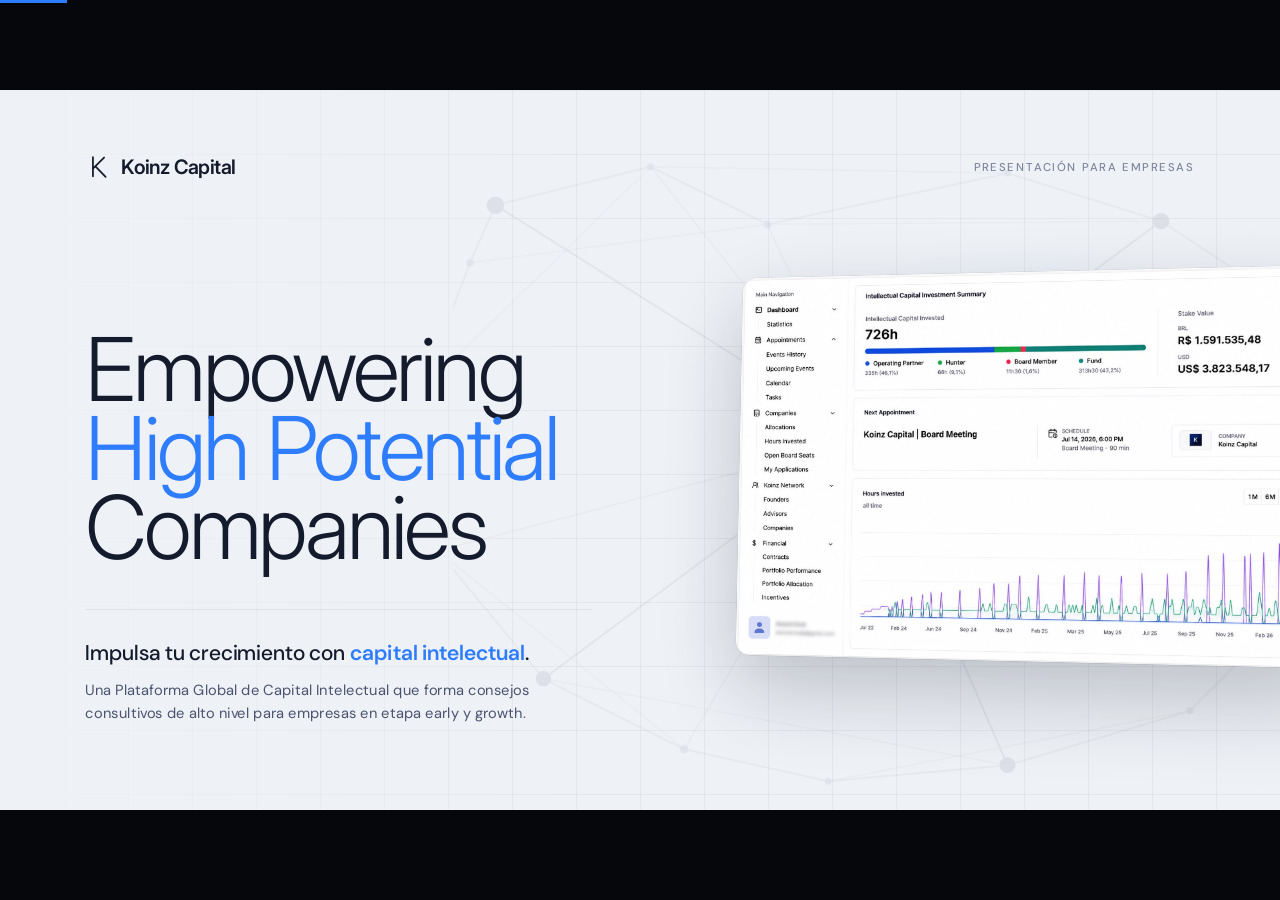
<file: es.html>
<!doctype html>
<html lang="es">
<head>
  <meta charset="utf-8">
  <meta name="viewport" content="width=device-width, initial-scale=1">
  <title>Koinz Capital · Presentación para Empresas</title>
  <meta name="description" content="Koinz Capital — Plataforma Global de Capital Intelectual para empresas de alto potencial.">
  <link rel="preconnect" href="https://fonts.googleapis.com">
  <link rel="preconnect" href="https://fonts.gstatic.com" crossorigin>
  <link href="https://fonts.googleapis.com/css2?family=DM+Sans:opsz,wght@9..40,400;9..40,500;9..40,600;9..40,700&family=Inter:wght@300;400;500;600;700&display=swap" rel="stylesheet">
  <link rel="stylesheet" href="styles.css">
</head>
<body>

<!-- Ícones (sprite) -->
<svg width="0" height="0" style="position:absolute" aria-hidden="true">
  <symbol id="k" viewBox="0 0 100 100"><path class="k" d="M30 12V88M30 58L74 14M40 49L80 90" fill="none" stroke="currentColor" stroke-width="7" stroke-linecap="round" stroke-linejoin="round"/></symbol>
  <symbol id="i-users" viewBox="0 0 24 24"><path d="M16 21v-2a4 4 0 0 0-4-4H6a4 4 0 0 0-4 4v2"/><circle cx="9" cy="7" r="4"/><path d="M22 21v-2a4 4 0 0 0-3-3.87M16 3.13a4 4 0 0 1 0 7.75"/></symbol>
  <symbol id="i-globe" viewBox="0 0 24 24"><circle cx="12" cy="12" r="10"/><path d="M2 12h20M12 2a15.3 15.3 0 0 1 4 10 15.3 15.3 0 0 1-4 10 15.3 15.3 0 0 1-4-10 15.3 15.3 0 0 1 4-10z"/></symbol>
  <symbol id="i-calendar" viewBox="0 0 24 24"><rect x="3" y="4" width="18" height="18" rx="2"/><path d="M16 2v4M8 2v4M3 10h18"/></symbol>
  <symbol id="i-trending" viewBox="0 0 24 24"><path d="M22 7l-8.5 8.5-5-5L2 17"/><path d="M16 7h6v6"/></symbol>
  <symbol id="i-dollar" viewBox="0 0 24 24"><path d="M12 2v20M17 5H9.5a3.5 3.5 0 0 0 0 7h5a3.5 3.5 0 0 1 0 7H6"/></symbol>
  <symbol id="i-compass" viewBox="0 0 24 24"><circle cx="12" cy="12" r="10"/><path d="M16.24 7.76l-2.12 6.36-6.36 2.12 2.12-6.36z"/></symbol>
  <symbol id="i-layers" viewBox="0 0 24 24"><path d="M12 2L2 7l10 5 10-5-10-5zM2 17l10 5 10-5M2 12l10 5 10-5"/></symbol>
  <symbol id="i-share" viewBox="0 0 24 24"><circle cx="18" cy="5" r="3"/><circle cx="6" cy="12" r="3"/><circle cx="18" cy="19" r="3"/><path d="M8.59 13.51l6.83 3.98M15.41 6.51l-6.82 3.98"/></symbol>
  <symbol id="i-scale" viewBox="0 0 24 24"><path d="M12 3v18M5 7h14M8 21h8M5 7l-3 7a3 3 0 0 0 6 0zM19 7l-3 7a3 3 0 0 0 6 0z"/></symbol>
  <symbol id="i-cloud" viewBox="0 0 24 24"><path d="M17.5 19H9a7 7 0 1 1 6.71-9h1.79a4.5 4.5 0 1 1 0 9z"/></symbol>
  <symbol id="i-megaphone" viewBox="0 0 24 24"><path d="M3 11l18-5v12L3 14v-3z"/><path d="M11.6 16.8a3 3 0 1 1-5.8-1.6"/></symbol>
  <symbol id="i-calc" viewBox="0 0 24 24"><rect x="4" y="2" width="16" height="20" rx="2"/><path d="M8 6h8M8 11h.01M12 11h.01M16 11h.01M8 15h.01M12 15h.01M16 15h.01M8 19h.01M12 19h.01M16 19h.01"/></symbol>
  <symbol id="i-briefcase" viewBox="0 0 24 24"><rect x="2" y="7" width="20" height="14" rx="2"/><path d="M16 21V5a2 2 0 0 0-2-2h-4a2 2 0 0 0-2 2v16"/></symbol>
  <symbol id="i-link" viewBox="0 0 24 24"><path d="M10 13a5 5 0 0 0 7.54.54l3-3a5 5 0 0 0-7.07-7.07l-1.72 1.71"/><path d="M14 11a5 5 0 0 0-7.54-.54l-3 3a5 5 0 0 0 7.07 7.07l1.71-1.71"/></symbol>
  <symbol id="i-sliders" viewBox="0 0 24 24"><path d="M4 21v-7M4 10V3M12 21v-9M12 8V3M20 21v-5M20 12V3M1 14h6M9 8h6M17 16h6"/></symbol>
  <symbol id="i-zap" viewBox="0 0 24 24"><path d="M13 2L3 14h9l-1 8 10-12h-9l1-8z"/></symbol>
  <symbol id="i-target" viewBox="0 0 24 24"><circle cx="12" cy="12" r="10"/><circle cx="12" cy="12" r="6"/><circle cx="12" cy="12" r="2"/></symbol>
  <symbol id="i-home" viewBox="0 0 24 24"><path d="M3 9l9-7 9 7v11a2 2 0 0 1-2 2H5a2 2 0 0 1-2-2z"/><path d="M9 22V12h6v10"/></symbol>
  <symbol id="i-pin" viewBox="0 0 24 24"><path d="M21 10c0 7-9 13-9 13s-9-6-9-13a9 9 0 0 1 18 0z"/><circle cx="12" cy="10" r="3"/></symbol>
  <symbol id="i-arrow" viewBox="0 0 24 24"><path d="M5 12h14M12 5l7 7-7 7"/></symbol>
  <symbol id="i-left" viewBox="0 0 24 24"><path d="M15 18l-6-6 6-6"/></symbol>
  <symbol id="i-right" viewBox="0 0 24 24"><path d="M9 18l6-6-6-6"/></symbol>
  <symbol id="i-grid" viewBox="0 0 24 24"><rect x="3" y="3" width="7" height="7"/><rect x="14" y="3" width="7" height="7"/><rect x="3" y="14" width="7" height="7"/><rect x="14" y="14" width="7" height="7"/></symbol>
  <symbol id="i-full" viewBox="0 0 24 24"><path d="M8 3H5a2 2 0 0 0-2 2v3M21 8V5a2 2 0 0 0-2-2h-3M3 16v3a2 2 0 0 0 2 2h3M16 21h3a2 2 0 0 0 2-2v-3"/></symbol>
  <symbol id="i-linkedin" viewBox="0 0 24 24"><path d="M16 8a6 6 0 0 1 6 6v7h-4v-7a2 2 0 0 0-4 0v7h-4v-7a6 6 0 0 1 6-6z"/><rect x="2" y="9" width="4" height="12"/><circle cx="4" cy="4" r="2"/></symbol>
  <symbol id="i-instagram" viewBox="0 0 24 24"><rect x="2" y="2" width="20" height="20" rx="5"/><circle cx="12" cy="12" r="4"/><path d="M17.5 6.5h.01"/></symbol>
  <symbol id="i-youtube" viewBox="0 0 24 24"><path d="M22.54 6.42a2.78 2.78 0 0 0-1.94-2C18.88 4 12 4 12 4s-6.88 0-8.6.46a2.78 2.78 0 0 0-1.94 2A29 29 0 0 0 1 11.75a29 29 0 0 0 .46 5.33A2.78 2.78 0 0 0 3.4 19c1.72.46 8.6.46 8.6.46s6.88 0 8.6-.46a2.78 2.78 0 0 0 1.94-2 29 29 0 0 0 .46-5.25 29 29 0 0 0-.46-5.33z"/><path d="M9.75 15.02l5.75-3.27-5.75-3.27z"/></symbol>
  <symbol id="constellation" viewBox="0 0 660 450">
    <polyline points="98,72 195,48 268,84 418,52 514,82 584,128 622,228 598,322 532,388 418,422 306,432 216,412 128,368 62,288 52,188 82,108 98,72" fill="none" stroke="currentColor" stroke-linejoin="round" stroke-opacity="0.5" stroke-width="1.2"/>
    <g stroke="currentColor" stroke-linecap="round" stroke-opacity="0.32" stroke-width="0.9"><line x1="195" x2="418" y1="48" y2="52"/><line x1="268" x2="514" y1="84" y2="82"/><line x1="584" x2="598" y1="128" y2="322"/><line x1="532" x2="306" y1="388" y2="432"/><line x1="216" x2="62" y1="412" y2="288"/><line x1="52" x2="195" y1="188" y2="48"/><line x1="82" x2="268" y1="108" y2="84"/><line x1="418" x2="128" y1="422" y2="368"/></g>
    <g stroke="currentColor" stroke-linecap="round" stroke-opacity="0.7" stroke-width="1.3"><line x1="330" x2="98" y1="218" y2="72"/><line x1="330" x2="514" y1="218" y2="82"/><line x1="330" x2="622" y1="218" y2="228"/><line x1="330" x2="418" y1="218" y2="422"/><line x1="330" x2="128" y1="218" y2="368"/></g>
    <g stroke="currentColor" stroke-linecap="round" stroke-opacity="0.4" stroke-width="1"><line x1="330" x2="268" y1="218" y2="84"/><line x1="330" x2="598" y1="218" y2="322"/><line x1="330" x2="216" y1="218" y2="412"/><line x1="330" x2="62" y1="218" y2="288"/><line x1="330" x2="195" y1="218" y2="48"/></g>
    <g fill="currentColor" fill-opacity="0.75"><circle cx="195" cy="48" r="2.2"/><circle cx="268" cy="84" r="2.5"/><circle cx="418" cy="52" r="2.1"/><circle cx="584" cy="128" r="2.5"/><circle cx="622" cy="228" r="2.6"/><circle cx="598" cy="322" r="2.3"/><circle cx="532" cy="388" r="2.2"/><circle cx="306" cy="432" r="2.1"/><circle cx="216" cy="412" r="2.5"/><circle cx="62" cy="288" r="2.5"/><circle cx="52" cy="188" r="2.2"/><circle cx="82" cy="108" r="2.4"/></g>
    <g fill="currentColor"><circle cx="98" cy="72" r="5.5"/><circle cx="514" cy="82" r="5.2"/><circle cx="128" cy="368" r="4.8"/><circle cx="418" cy="422" r="5"/></g>
    <circle cx="330" cy="218" fill="none" r="18" stroke="currentColor" stroke-opacity="0.4" stroke-width="1.2"/>
    <circle cx="330" cy="218" fill="currentColor" r="9"/>
  </symbol>
</svg>

<div class="progress" id="progress"></div>

<div class="viewport">
<main class="deck" id="deck">

  <!-- ============================================================
       01 · HERO
       ============================================================ -->
  <div class="slide-wrap"><section class="slide slide--light hero" data-sec="Koinz Capital">
    <div class="grid-bg"></div>
    <svg class="constellation" viewBox="0 0 660 450" preserveAspectRatio="xMidYMid slice"><use href="#constellation"/></svg>
    <div class="hero__visual" data-r style="--d:4">
      <div class="glow"></div>
      <img src="assets/home/hero-dashboard.jpeg" alt="Plataforma Koinz: capital intelectual invertido, consejo y reuniones">
    </div>
    <header class="brandbar" data-r>
      <div class="brandbar__logo"><svg><use href="#k"/></svg>Koinz Capital</div>
      <div class="brandbar__tag">Presentación para empresas</div>
    </header>
    <div class="hero__main">
      <h1 class="h-xl" data-r style="--d:1;font-size:132px">
        <span>Empowering</span>
        <span><em>High Potential</em></span>
        <span>Companies</span>
      </h1>
      <div class="hero__foot" data-r style="--d:2">
        <p class="hero__sub">Impulsa tu crecimiento con <strong>capital intelectual</strong>.</p>
        <p class="hero__desc">Una Plataforma Global de Capital Intelectual que forma consejos consultivos de alto nivel para empresas en etapa early y growth.</p>
      </div>
    </div>
  </section></div>

  <!-- ============================================================
       02 · VISÃO
       ============================================================ -->
  <div class="slide-wrap"><section class="slide slide--white vision" data-sec="Nuestra visión">
    <p class="label label--muted" data-r>Nuestra visión</p>
    <h2 class="vision__text" data-words>El mercado tiene capital financiero en abundancia. Lo que diferencia a las empresas que escalan es la calidad de la ejecución, la orientación estratégica, la reputación y el acceso a las personas correctas en el momento adecuado.</h2>
    <p class="vision__note" data-r style="--d:12">Escalar es difícil. Escalar solo, aún más.</p>
    <footer class="chrome"></footer>
  </section></div>

  <!-- ============================================================
       03 · O QUE É A KOINZ
       ============================================================ -->
  <div class="slide-wrap"><section class="slide slide--dark" data-sec="Sobre Koinz">
    <div class="grid-bg"></div>
    <div class="about">
      <div class="about__text">
        <p class="label" data-r>Qué es Koinz Capital</p>
        <h2 class="h-lg" data-r style="--d:1">Una plataforma global de <em>capital intelectual</em></h2>
        <p class="lead" data-r style="--d:2">Invertimos en empresas con alto potencial de crecimiento a través de un <b>consejo consultivo</b> formado por miembros de gran prestigio — C-Levels, VPs y fundadores con trayectoria en Apple, Revolut, Cora, Microsoft, Google, Meta, Alibaba y otras referencias globales.</p>
      </div>
      <div class="panel pillars" data-r style="--d:2">
        <article class="cell"><span class="idx">01</span><h3>Acceso</h3><p>Red global de +160 consejeros en +18 países.</p></article>
        <article class="cell"><span class="idx">02</span><h3>Conocimiento</h3><p>Experiencia de líderes de empresas globales.</p></article>
        <article class="cell"><span class="idx">03</span><h3>Ejecución</h3><p>Acompañamiento activo a través del consejo consultivo.</p></article>
        <article class="cell"><span class="idx">04</span><h3>Reputación</h3><p>Asociación con referentes globales del mercado.</p></article>
      </div>
    </div>
    <footer class="chrome"></footer>
  </section></div>

  <!-- ============================================================
       04 · GLOBAL NETWORK — GLOBO DE CIDADES
       ============================================================ -->
  <div class="slide-wrap"><section class="slide slide--light globe-slide" data-sec="Global Network">
    <div class="head">
      <p class="label label--muted" data-r>Global Network</p>
      <h2 data-r style="--d:1"><span><em>Mentes estratégicas y empresas de alto potencial conectadas globalmente.</em></span><span>Una plataforma de capital intelectual.</span></h2>
    </div>
    <div class="globe" id="globe" data-r style="--d:2">
      <ul class="globe__list">
        <li class="city"><div class="city__img"><img src="assets/home/cities/sao-paulo.jpg" alt=""></div><span class="city__label">São Paulo</span></li>
        <li class="city"><div class="city__img"><img src="assets/home/cities/new-york.jpg" alt=""></div><span class="city__label">Nueva York</span></li>
        <li class="city"><div class="city__img"><img src="assets/home/cities/london.jpg" alt=""></div><span class="city__label">Londres</span></li>
        <li class="city"><div class="city__img"><img src="assets/home/cities/belo-horizonte.jpg" alt=""></div><span class="city__label">Belo Horizonte</span></li>
        <li class="city"><div class="city__img"><img src="assets/home/cities/san-francisco.jpg" alt=""></div><span class="city__label">San Francisco</span></li>
        <li class="city"><div class="city__img"><img src="assets/home/cities/zurich.jpg" alt=""></div><span class="city__label">Zürich</span></li>
        <li class="city"><div class="city__img"><img src="assets/home/cities/shanghai.jpg" alt=""></div><span class="city__label">Shanghai</span></li>
        <li class="city"><div class="city__img"><img src="assets/home/cities/miami.jpg" alt=""></div><span class="city__label">Miami</span></li>
        <li class="city"><div class="city__img"><img src="assets/home/cities/lisboa.jpg" alt=""></div><span class="city__label">Lisboa</span></li>
        <li class="city"><div class="city__img"><img src="assets/home/cities/toronto.jpg" alt=""></div><span class="city__label">Toronto</span></li>
        <li class="city"><div class="city__img"><img src="assets/home/cities/rio-de-janeiro.jpg" alt=""></div><span class="city__label">Rio de Janeiro</span></li>
        <li class="city"><div class="city__img"><img src="assets/home/cities/stockholm.jpg" alt=""></div><span class="city__label">Estocolmo</span></li>
        <li class="city"><div class="city__img"><img src="assets/home/cities/austin.jpg" alt=""></div><span class="city__label">Austin</span></li>
        <li class="city"><div class="city__img"><img src="assets/home/cities/milano.jpg" alt=""></div><span class="city__label">Milán</span></li>
        <li class="city"><div class="city__img"><img src="assets/home/cities/bangkok.jpg" alt=""></div><span class="city__label">Bangkok</span></li>
        <li class="city"><div class="city__img"><img src="assets/home/cities/munich.jpg" alt=""></div><span class="city__label">Múnich</span></li>
        <li class="city"><div class="city__img"><img src="assets/home/cities/sydney.jpg" alt=""></div><span class="city__label">Sídney</span></li>
      </ul>
      <p class="globe__center"><strong><b>5</b> Continentes</strong><span>Presencia de la red Koinz</span></p>
    </div>
  </section></div>

  <!-- ============================================================
       05 · NÚMEROS
       ============================================================ -->
  <div class="slide-wrap"><section class="slide slide--dark" data-sec="Global Network">
    <div class="grid-bg"></div>
    <div class="top">
      <div>
        <p class="label" data-r>Koinz Capital en números</p>
        <h2 class="h-md" data-r style="--d:1">Una red que <em>ya está en el campo.</em></h2>
      </div>
    </div>
    <dl class="panel stats" data-r style="--d:2">
      <div class="stat"><dt><span>+</span><b class="count" data-to="18">18</b></dt><dd>Países</dd></div>
      <div class="stat"><dt><span>+</span><b class="count" data-to="46">46</b></dt><dd>Empresas</dd></div>
      <div class="stat"><dt><span>+</span><b class="count" data-to="160">160</b></dt><dd>Consejeros</dd></div>
    </dl>
    <div class="hours" data-r style="--d:3">
      <svg class="constellation" viewBox="0 0 660 450"><use href="#constellation"/></svg>
      <strong>+<b class="count" data-to="50000">50.000</b></strong>
      <p>horas de Capital Intelectual invertidas en las empresas de nuestro portafolio.</p>
    </div>
    <footer class="chrome"></footer>
  </section></div>

  <!-- ============================================================
       06 · CICLO VIRTUOSO
       ============================================================ -->
  <div class="slide-wrap"><section class="slide slide--light" data-sec="El modelo">
    <div class="grid-bg"></div>
    <div class="cycle">
      <svg class="orbit" viewBox="0 0 600 600" data-r aria-hidden="true">
        <defs>
          <radialGradient id="coreGrad" cx="30%" cy="30%" r="80%"><stop offset="0" stop-color="#4b93ff"/><stop offset="1" stop-color="#1a3fb8"/></radialGradient>
          <path id="orbitPath" d="M300,100 A220,220 0 1,1 299.99,100"/>
        </defs>
        <circle class="ring2" cx="300" cy="320" r="280"/>
        <circle class="ring2" cx="300" cy="320" r="160"/>
        <circle class="ring" cx="300" cy="320" r="220"/>
        <circle class="dot" r="6"><animateMotion dur="12s" repeatCount="indefinite"><mpath href="#orbitPath"/></animateMotion></circle>
        <circle class="dot" r="6"><animateMotion dur="12s" begin="-4s" repeatCount="indefinite"><mpath href="#orbitPath"/></animateMotion></circle>
        <circle class="dot" r="6"><animateMotion dur="12s" begin="-8s" repeatCount="indefinite"><mpath href="#orbitPath"/></animateMotion></circle>
        <circle cx="300" cy="320" r="96" fill="url(#coreGrad)"/>
        <use href="#k" x="252" y="272" width="96" height="96" color="#ffffff"/>
        <circle class="node node--ink" cx="300" cy="100" r="52"/>
        <use href="#k" x="276" y="76" width="48" height="48" color="#ffffff"/>
        <text class="lbl" x="300" y="24">Koinz Capital</text>
        <circle class="node" cx="490.5" cy="430" r="52"/>
        <use href="#i-users" class="ic" x="468.5" y="408" width="44" height="44" stroke="#141b2d"/>
        <text class="lbl" x="490.5" y="516">Consejeros</text>
        <circle class="node node--brand" cx="109.5" cy="430" r="52"/>
        <use href="#i-trending" class="ic" x="87.5" y="408" width="44" height="44" stroke="#ffffff"/>
        <text class="lbl" x="109.5" y="516">Empresas</text>
      </svg>
      <div>
        <p class="label" data-r>El modelo</p>
        <h2 class="h-md" data-r style="--d:1;margin-bottom:48px">El ciclo <em>virtuoso</em></h2>
        <div class="panel cycle__rows" data-r style="--d:2">
          <div class="cycle__row"><div><span class="idx">01</span><h3>Koinz Capital</h3></div><ul><li>Inversión a través de capital intelectual</li><li>Matching entre desafíos/objetivos y consejeros</li><li>Soporte al consejo consultivo</li></ul></div>
          <div class="cycle__row"><div><span class="idx">02</span><h3>Consejeros</h3></div><ul><li>Se unen a la Koinz Network con experiencia estratégica</li><li>Participan proporcionalmente de los resultados</li><li>Pasan por un riguroso proceso de selección</li></ul></div>
          <div class="cycle__row"><div><span class="idx">03</span><h3><em>Empresas</em></h3></div><ul><li>Reciben capital intelectual enfocado en sus desafíos y necesidades</li><li>Reciben soporte durante todo el proceso</li><li>Acceso a una red altamente calificada para mentorías, promoción y conexiones</li></ul></div>
        </div>
      </div>
    </div>
    <footer class="chrome"></footer>
  </section></div>

  <!-- ============================================================
       07 · COMO FUNCIONA
       ============================================================ -->
  <div class="slide-wrap"><section class="slide slide--dark" data-sec="Modelo de inversión">
    <div class="grid-bg"></div>
    <div class="top">
      <div>
        <p class="label" data-r>Modelo de inversión</p>
        <h2 class="h-lg" data-r style="--d:1">Cómo <em>funciona</em></h2>
      </div>
      <p class="lead" data-r style="--d:2">La inversión se realiza en forma de capital intelectual, con entrega continua a través de un consejo consultivo.</p>
    </div>
    <div class="panel how" data-r style="--d:2">
      <article class="cell">
        <span class="idx">01 — Capital Intelectual</span>
        <div class="big">$100k<small>en capital intelectual, aporte distribuido a lo largo de 24 meses</small></div>
        <p class="note">El valor del aporte no financiero se diluye proporcionalmente a medida que nuevos inversionistas entran en la ronda.</p>
      </article>
      <article class="cell">
        <span class="idx">02 — Formación del Consejo</span>
        <ul class="list">
          <li>3 a 5 consejeros</li>
          <li>1 Operating Partner</li>
          <li>Reuniones mensuales de 1h30, grabadas en Zoom</li>
          <li>Acceso directo a los miembros del consejo vía WhatsApp</li>
        </ul>
        <p class="note">Seleccionados según el desafío del negocio: go-to-market, funding, producto…</p>
      </article>
      <article class="cell">
        <span class="idx">03 — Soporte Koinz Capital</span>
        <ul class="list">
          <li>Metodología estratégica de gobernanza</li>
          <li>Red global de miembros y socios</li>
        </ul>
        <p class="note">Koinz orquesta toda la dinámica del consejo, aportando alineación, ritmo y conexiones.</p>
      </article>
    </div>
    <footer class="chrome"></footer>
  </section></div>

  <!-- ============================================================
       08 · DE ONDE VÊM OS MEMBROS (tickers)
       ============================================================ -->
  <div class="slide-wrap"><section class="slide slide--light minds" data-sec="Koinz Network">
    <div class="head">
      <p class="label label--muted" data-r>Koinz Network</p>
      <h2 data-r style="--d:1">C-Levels, VPs y fundadores de las <em>mayores referencias globales.</em></h2>
    </div>
    <div class="tickers" data-r style="--d:2">
      <div class="ticker">
        <p>Nuestros miembros aportan experiencia de empresas como</p>
        <div class="ticker__mask"><div class="ticker__view" data-ticker>
          <div class="ticker__track">
            <img src="assets/home/companies/apple.svg" alt="Apple">
            <img src="assets/home/companies/revolut.svg" alt="Revolut">
            <img src="assets/home/companies/jpmorgan.svg" alt="J.P. Morgan">
            <img src="assets/home/companies/coca-cola.webp" alt="Coca-Cola">
            <img src="assets/home/companies/ibm.svg" alt="IBM">
            <img src="assets/home/companies/visa.webp" alt="Visa">
            <img src="assets/home/companies/unilever.png" alt="Unilever">
            <img src="assets/home/companies/citi.svg" alt="Citi">
            <img src="assets/home/companies/loreal.webp" alt="L'Oréal">
            <img src="assets/home/companies/novartis.webp" alt="Novartis">
            <img src="assets/home/companies/ubs.png" alt="UBS">
            <img src="assets/home/companies/bofa.svg" alt="Bank of America">
            <img src="assets/home/companies/bnp-paribas.webp" alt="BNP Paribas">
            <img src="assets/home/companies/syngenta.png" alt="Syngenta">
            <img src="assets/home/companies/afya.png" alt="Afya">
            <img src="assets/home/companies/dufry.png" alt="Dufry">
            <img src="assets/home/companies/workiva.png" alt="Workiva">
            <img src="assets/home/companies/transfero.png" alt="Transfero">
          </div>
        </div></div>
      </div>
      <div class="ticker ticker--schools">
        <p>Y de algunas de las principales escuelas de negocios del mundo</p>
        <div class="ticker__mask"><div class="ticker__view" data-ticker>
          <div class="ticker__track">
            <img src="assets/home/schools/harvard.webp" alt="Harvard">
            <img src="assets/home/schools/stanford.png" alt="Stanford">
            <img src="assets/home/schools/mit.png" alt="MIT">
            <img src="assets/home/schools/wharton.png" alt="Wharton">
            <img src="assets/home/schools/insead.png" alt="INSEAD">
            <img src="assets/home/schools/kellogg.webp" alt="Kellogg">
            <img src="assets/home/schools/chicago.png" alt="University of Chicago">
            <img src="assets/home/schools/nyu.webp" alt="NYU">
          </div>
        </div></div>
      </div>
    </div>
    <footer class="chrome"></footer>
  </section></div>

  <!-- ============================================================
       09 · MEMBROS DA REDE
       ============================================================ -->
  <div class="slide-wrap"><section class="slide slide--dark" data-sec="Koinz Network">
    <div class="grid-bg"></div>
    <div class="top" style="margin-bottom:40px">
      <div>
        <p class="label" data-r>Nuestra red · algunos de los consejeros que podrían integrar el tuyo</p>
        <h2 class="h-md" data-r style="--d:1">Quién podría sentarse en <em>tu consejo</em></h2>
      </div>
    </div>
    <div class="members">
      <div class="panel advisors" data-r style="--d:2">
        <article class="advisor"><div class="advisor__head"><img class="advisor__photo" src="assets/conselheiros/ana-chiappetta.jpg" alt="Ana Chiappetta"><h3>Ana Chiappetta</h3></div><ul class="advisor__roles"><li>Agency Partnerships Manager<b>TikTok</b></li><li>Ex-Directora de Customer Success<b>Alibaba</b></li></ul></article>
        <article class="advisor"><div class="advisor__head"><img class="advisor__photo" src="assets/conselheiros/bruno-moura.jpg" alt="Bruno Moura"><h3>Bruno Moura</h3></div><ul class="advisor__roles"><li>VP &amp; GM LATAM<b>Harman</b></li><li>Ex-Head B2B<b>Apple</b></li></ul></article>
        <article class="advisor"><div class="advisor__head"><img class="advisor__photo" src="assets/conselheiros/fabian-meyer.jpg" alt="Fabian Meyer"><h3>Fabian Meyer</h3></div><ul class="advisor__roles"><li>Cofundador<b>Cora Bank</b></li></ul></article>
        <article class="advisor"><div class="advisor__head"><img class="advisor__photo" src="assets/conselheiros/hermes-godoy.jpg" alt="Hermes Godoy"><h3>Hermes Godoy</h3></div><ul class="advisor__roles"><li>Ex-Director Comercial<b>VISA LATAM</b></li></ul></article>
        <article class="advisor"><div class="advisor__head"><img class="advisor__photo" src="assets/conselheiros/pedro-zannoni.jpg" alt="Pedro Zannoni"><h3>Pedro Zannoni</h3></div><ul class="advisor__roles"><li>CEO<b>Lacoste LATAM</b></li></ul></article>
        <article class="advisor"><div class="advisor__head"><img class="advisor__photo" src="assets/conselheiros/philipe-herman.jpg" alt="Philipe Herman"><h3>Philipe Herman</h3></div><ul class="advisor__roles"><li>Head<b>XP Empresas</b></li><li>Cofundador<b>C6 Bank</b></li></ul></article>
      </div>
      <a class="qr-card" href="https://koinzcapital.com.br/pt-BR/advisors" target="_blank" rel="noopener" data-r style="--d:3">
        <span class="qr-card__title">Y otros <em>+150 consejeros</em> en la red Koinz</span>
        <svg class="qr" viewBox="0 0 29 29" shape-rendering="crispEdges" aria-label="Código QR para koinzcapital.com.br/pt-BR/advisors"><path d="M0 0h1v1h-1zM1 0h1v1h-1zM2 0h1v1h-1zM3 0h1v1h-1zM4 0h1v1h-1zM5 0h1v1h-1zM6 0h1v1h-1zM9 0h1v1h-1zM10 0h1v1h-1zM11 0h1v1h-1zM13 0h1v1h-1zM18 0h1v1h-1zM22 0h1v1h-1zM23 0h1v1h-1zM24 0h1v1h-1zM25 0h1v1h-1zM26 0h1v1h-1zM27 0h1v1h-1zM28 0h1v1h-1zM0 1h1v1h-1zM6 1h1v1h-1zM8 1h1v1h-1zM9 1h1v1h-1zM13 1h1v1h-1zM14 1h1v1h-1zM17 1h1v1h-1zM20 1h1v1h-1zM22 1h1v1h-1zM28 1h1v1h-1zM0 2h1v1h-1zM2 2h1v1h-1zM3 2h1v1h-1zM4 2h1v1h-1zM6 2h1v1h-1zM8 2h1v1h-1zM9 2h1v1h-1zM10 2h1v1h-1zM12 2h1v1h-1zM15 2h1v1h-1zM16 2h1v1h-1zM19 2h1v1h-1zM22 2h1v1h-1zM24 2h1v1h-1zM25 2h1v1h-1zM26 2h1v1h-1zM28 2h1v1h-1zM0 3h1v1h-1zM2 3h1v1h-1zM3 3h1v1h-1zM4 3h1v1h-1zM6 3h1v1h-1zM8 3h1v1h-1zM10 3h1v1h-1zM11 3h1v1h-1zM12 3h1v1h-1zM13 3h1v1h-1zM16 3h1v1h-1zM17 3h1v1h-1zM20 3h1v1h-1zM22 3h1v1h-1zM24 3h1v1h-1zM25 3h1v1h-1zM26 3h1v1h-1zM28 3h1v1h-1zM0 4h1v1h-1zM2 4h1v1h-1zM3 4h1v1h-1zM4 4h1v1h-1zM6 4h1v1h-1zM9 4h1v1h-1zM11 4h1v1h-1zM13 4h1v1h-1zM16 4h1v1h-1zM17 4h1v1h-1zM18 4h1v1h-1zM19 4h1v1h-1zM20 4h1v1h-1zM22 4h1v1h-1zM24 4h1v1h-1zM25 4h1v1h-1zM26 4h1v1h-1zM28 4h1v1h-1zM0 5h1v1h-1zM6 5h1v1h-1zM10 5h1v1h-1zM11 5h1v1h-1zM12 5h1v1h-1zM16 5h1v1h-1zM22 5h1v1h-1zM28 5h1v1h-1zM0 6h1v1h-1zM1 6h1v1h-1zM2 6h1v1h-1zM3 6h1v1h-1zM4 6h1v1h-1zM5 6h1v1h-1zM6 6h1v1h-1zM8 6h1v1h-1zM10 6h1v1h-1zM12 6h1v1h-1zM14 6h1v1h-1zM16 6h1v1h-1zM18 6h1v1h-1zM20 6h1v1h-1zM22 6h1v1h-1zM23 6h1v1h-1zM24 6h1v1h-1zM25 6h1v1h-1zM26 6h1v1h-1zM27 6h1v1h-1zM28 6h1v1h-1zM8 7h1v1h-1zM9 7h1v1h-1zM10 7h1v1h-1zM11 7h1v1h-1zM12 7h1v1h-1zM14 7h1v1h-1zM19 7h1v1h-1zM20 7h1v1h-1zM0 8h1v1h-1zM6 8h1v1h-1zM8 8h1v1h-1zM9 8h1v1h-1zM11 8h1v1h-1zM13 8h1v1h-1zM14 8h1v1h-1zM15 8h1v1h-1zM17 8h1v1h-1zM18 8h1v1h-1zM19 8h1v1h-1zM21 8h1v1h-1zM22 8h1v1h-1zM25 8h1v1h-1zM26 8h1v1h-1zM27 8h1v1h-1zM0 9h1v1h-1zM1 9h1v1h-1zM3 9h1v1h-1zM5 9h1v1h-1zM11 9h1v1h-1zM15 9h1v1h-1zM17 9h1v1h-1zM18 9h1v1h-1zM19 9h1v1h-1zM20 9h1v1h-1zM21 9h1v1h-1zM23 9h1v1h-1zM24 9h1v1h-1zM26 9h1v1h-1zM27 9h1v1h-1zM0 10h1v1h-1zM4 10h1v1h-1zM6 10h1v1h-1zM8 10h1v1h-1zM13 10h1v1h-1zM15 10h1v1h-1zM16 10h1v1h-1zM17 10h1v1h-1zM21 10h1v1h-1zM22 10h1v1h-1zM0 11h1v1h-1zM1 11h1v1h-1zM2 11h1v1h-1zM4 11h1v1h-1zM5 11h1v1h-1zM8 11h1v1h-1zM9 11h1v1h-1zM10 11h1v1h-1zM14 11h1v1h-1zM15 11h1v1h-1zM16 11h1v1h-1zM18 11h1v1h-1zM20 11h1v1h-1zM22 11h1v1h-1zM23 11h1v1h-1zM25 11h1v1h-1zM1 12h1v1h-1zM4 12h1v1h-1zM6 12h1v1h-1zM9 12h1v1h-1zM10 12h1v1h-1zM11 12h1v1h-1zM12 12h1v1h-1zM16 12h1v1h-1zM20 12h1v1h-1zM22 12h1v1h-1zM23 12h1v1h-1zM28 12h1v1h-1zM0 13h1v1h-1zM3 13h1v1h-1zM5 13h1v1h-1zM7 13h1v1h-1zM8 13h1v1h-1zM11 13h1v1h-1zM12 13h1v1h-1zM13 13h1v1h-1zM15 13h1v1h-1zM18 13h1v1h-1zM19 13h1v1h-1zM20 13h1v1h-1zM22 13h1v1h-1zM23 13h1v1h-1zM24 13h1v1h-1zM27 13h1v1h-1zM28 13h1v1h-1zM1 14h1v1h-1zM2 14h1v1h-1zM4 14h1v1h-1zM6 14h1v1h-1zM7 14h1v1h-1zM9 14h1v1h-1zM10 14h1v1h-1zM11 14h1v1h-1zM13 14h1v1h-1zM14 14h1v1h-1zM15 14h1v1h-1zM17 14h1v1h-1zM18 14h1v1h-1zM20 14h1v1h-1zM21 14h1v1h-1zM23 14h1v1h-1zM24 14h1v1h-1zM25 14h1v1h-1zM26 14h1v1h-1zM0 15h1v1h-1zM2 15h1v1h-1zM3 15h1v1h-1zM7 15h1v1h-1zM9 15h1v1h-1zM10 15h1v1h-1zM15 15h1v1h-1zM16 15h1v1h-1zM18 15h1v1h-1zM20 15h1v1h-1zM21 15h1v1h-1zM26 15h1v1h-1zM28 15h1v1h-1zM0 16h1v1h-1zM1 16h1v1h-1zM6 16h1v1h-1zM10 16h1v1h-1zM11 16h1v1h-1zM13 16h1v1h-1zM14 16h1v1h-1zM15 16h1v1h-1zM16 16h1v1h-1zM17 16h1v1h-1zM25 16h1v1h-1zM26 16h1v1h-1zM0 17h1v1h-1zM2 17h1v1h-1zM3 17h1v1h-1zM5 17h1v1h-1zM8 17h1v1h-1zM10 17h1v1h-1zM11 17h1v1h-1zM14 17h1v1h-1zM16 17h1v1h-1zM19 17h1v1h-1zM20 17h1v1h-1zM22 17h1v1h-1zM23 17h1v1h-1zM24 17h1v1h-1zM26 17h1v1h-1zM27 17h1v1h-1zM28 17h1v1h-1zM0 18h1v1h-1zM1 18h1v1h-1zM2 18h1v1h-1zM3 18h1v1h-1zM6 18h1v1h-1zM7 18h1v1h-1zM14 18h1v1h-1zM15 18h1v1h-1zM16 18h1v1h-1zM18 18h1v1h-1zM19 18h1v1h-1zM20 18h1v1h-1zM21 18h1v1h-1zM22 18h1v1h-1zM25 18h1v1h-1zM28 18h1v1h-1zM0 19h1v1h-1zM2 19h1v1h-1zM3 19h1v1h-1zM8 19h1v1h-1zM10 19h1v1h-1zM11 19h1v1h-1zM12 19h1v1h-1zM15 19h1v1h-1zM18 19h1v1h-1zM20 19h1v1h-1zM21 19h1v1h-1zM23 19h1v1h-1zM0 20h1v1h-1zM2 20h1v1h-1zM3 20h1v1h-1zM6 20h1v1h-1zM7 20h1v1h-1zM9 20h1v1h-1zM10 20h1v1h-1zM11 20h1v1h-1zM12 20h1v1h-1zM13 20h1v1h-1zM14 20h1v1h-1zM15 20h1v1h-1zM17 20h1v1h-1zM18 20h1v1h-1zM20 20h1v1h-1zM21 20h1v1h-1zM22 20h1v1h-1zM23 20h1v1h-1zM24 20h1v1h-1zM26 20h1v1h-1zM27 20h1v1h-1zM28 20h1v1h-1zM8 21h1v1h-1zM9 21h1v1h-1zM10 21h1v1h-1zM11 21h1v1h-1zM12 21h1v1h-1zM17 21h1v1h-1zM18 21h1v1h-1zM19 21h1v1h-1zM20 21h1v1h-1zM24 21h1v1h-1zM25 21h1v1h-1zM0 22h1v1h-1zM1 22h1v1h-1zM2 22h1v1h-1zM3 22h1v1h-1zM4 22h1v1h-1zM5 22h1v1h-1zM6 22h1v1h-1zM10 22h1v1h-1zM13 22h1v1h-1zM15 22h1v1h-1zM16 22h1v1h-1zM17 22h1v1h-1zM19 22h1v1h-1zM20 22h1v1h-1zM22 22h1v1h-1zM24 22h1v1h-1zM25 22h1v1h-1zM26 22h1v1h-1zM0 23h1v1h-1zM6 23h1v1h-1zM9 23h1v1h-1zM10 23h1v1h-1zM14 23h1v1h-1zM16 23h1v1h-1zM19 23h1v1h-1zM20 23h1v1h-1zM24 23h1v1h-1zM28 23h1v1h-1zM0 24h1v1h-1zM2 24h1v1h-1zM3 24h1v1h-1zM4 24h1v1h-1zM6 24h1v1h-1zM11 24h1v1h-1zM12 24h1v1h-1zM13 24h1v1h-1zM14 24h1v1h-1zM16 24h1v1h-1zM19 24h1v1h-1zM20 24h1v1h-1zM21 24h1v1h-1zM22 24h1v1h-1zM23 24h1v1h-1zM24 24h1v1h-1zM25 24h1v1h-1zM27 24h1v1h-1zM0 25h1v1h-1zM2 25h1v1h-1zM3 25h1v1h-1zM4 25h1v1h-1zM6 25h1v1h-1zM9 25h1v1h-1zM11 25h1v1h-1zM12 25h1v1h-1zM13 25h1v1h-1zM15 25h1v1h-1zM19 25h1v1h-1zM21 25h1v1h-1zM25 25h1v1h-1zM26 25h1v1h-1zM28 25h1v1h-1zM0 26h1v1h-1zM2 26h1v1h-1zM3 26h1v1h-1zM4 26h1v1h-1zM6 26h1v1h-1zM10 26h1v1h-1zM11 26h1v1h-1zM13 26h1v1h-1zM14 26h1v1h-1zM15 26h1v1h-1zM18 26h1v1h-1zM20 26h1v1h-1zM22 26h1v1h-1zM23 26h1v1h-1zM24 26h1v1h-1zM25 26h1v1h-1zM26 26h1v1h-1zM27 26h1v1h-1zM0 27h1v1h-1zM6 27h1v1h-1zM12 27h1v1h-1zM18 27h1v1h-1zM22 27h1v1h-1zM23 27h1v1h-1zM25 27h1v1h-1zM26 27h1v1h-1zM28 27h1v1h-1zM0 28h1v1h-1zM1 28h1v1h-1zM2 28h1v1h-1zM3 28h1v1h-1zM4 28h1v1h-1zM5 28h1v1h-1zM6 28h1v1h-1zM8 28h1v1h-1zM11 28h1v1h-1zM14 28h1v1h-1zM15 28h1v1h-1zM16 28h1v1h-1zM17 28h1v1h-1zM19 28h1v1h-1zM21 28h1v1h-1zM26 28h1v1h-1z" fill="currentColor"/></svg>
        <span class="qr-card__url">koinzcapital.com.br/pt-BR/advisors <svg><use href="#i-arrow"/></svg></span>
      </a>
    </div>
    <footer class="chrome"></footer>
  </section></div>

  <!-- ============================================================
       10 · REDE DE PARCEIROS
       ============================================================ -->
  <div class="slide-wrap"><section class="slide slide--white" data-sec="Ecosistema">
    <div class="grid-bg"></div>
    <div class="head" style="text-align:center">
      <p class="label" data-r>Ecosistema</p>
      <h2 class="h-md" data-r style="--d:1">Red de <em>socios</em></h2>
    </div>
    <div class="hub" data-r style="--d:2">
      <svg class="hub__lines" viewBox="0 0 1920 1080" aria-hidden="true">
        <line x1="960" y1="668" x2="660" y2="388"/><circle cx="660" cy="388" r="5"/>
        <line x1="960" y1="668" x2="660" y2="628"/><circle cx="660" cy="628" r="5"/>
        <line x1="960" y1="668" x2="660" y2="868"/><circle cx="660" cy="868" r="5"/>
        <line x1="960" y1="668" x2="1260" y2="388"/><circle cx="1260" cy="388" r="5"/>
        <line x1="960" y1="668" x2="1260" y2="628"/><circle cx="1260" cy="628" r="5"/>
        <line x1="960" y1="668" x2="1260" y2="868"/><circle cx="1260" cy="868" r="5"/>
      </svg>
      <div class="hub__core"><svg><use href="#k"/></svg></div>
      <div class="hub__item hub__item--r" style="left:128px;top:358px"><span class="ico"><svg><use href="#i-calc"/></svg></span><div><h3>Finanzas y Contabilidad</h3><p>Flujo de caja, planificación financiera, cumplimiento fiscal y auditorías — finanzas en orden y optimizadas.</p><span class="tag">General Finance</span></div></div>
      <div class="hub__item hub__item--r" style="left:128px;top:598px"><span class="ico"><svg><use href="#i-users"/></svg></span><div><h3>Fundadores y Emprendedores</h3><p>Intercambio de experiencias, insights y apoyo mutuo en un ecosistema de colaboración e innovación.</p></div></div>
      <div class="hub__item hub__item--r" style="left:128px;top:808px"><span class="ico"><svg><use href="#i-cloud"/></svg></span><div><h3>Tecnología e Innovación</h3><p>Alianzas que aceleran el desarrollo de productos y procesos y optimizan operaciones.</p><span class="tag">AWS Activate Provider · $10,000 en créditos de AWS</span></div></div>
      <div class="hub__item" style="left:1232px;top:358px"><span class="ico"><svg><use href="#i-trending"/></svg></span><div><h3>Inversionistas</h3><p>Estrategia y conexiones con Family Offices, HNWI, fondos de venture capital y private equity.</p><span class="tag">Fund Focus</span></div></div>
      <div class="hub__item" style="left:1232px;top:598px"><span class="ico"><svg><use href="#i-scale"/></svg></span><div><h3>Abogados y Legal</h3><p>Contratos, propiedad intelectual, cumplimiento regulatorio y litigios — riesgos mitigados.</p></div></div>
      <div class="hub__item" style="left:1232px;top:838px"><span class="ico"><svg><use href="#i-megaphone"/></svg></span><div><h3>Marketing y Relaciones Públicas</h3><p>Fortalecer la marca, posicionar productos y mejorar la comunicación con el público objetivo.</p></div></div>
    </div>
    <footer class="chrome"></footer>
  </section></div>

  <!-- ============================================================
       11 · AUXÍLIO NA CAPTAÇÃO
       ============================================================ -->
  <div class="slide-wrap"><section class="slide slide--dark" data-sec="Captación">
    <div class="grid-bg"></div>
    <div class="top">
      <div>
        <p class="label" data-r>Captación</p>
        <h2 class="h-lg" data-r style="--d:1">Apoyo en la <em>captación</em></h2>
      </div>
      <p class="lead" data-r style="--d:2">Desde el ajuste del pitch hasta el cierre de la ronda — dentro de la red, en Brasil y en el exterior.</p>
    </div>
    <div class="panel raise" data-r style="--d:2">
      <article class="cell hl">
        <span class="scope">Red Koinz</span>
        <h3>Interna</h3>
        <ul class="list"><li>Pitch Night para consejeros de la red</li><li>Contrato de préstamo convertible (Koinz + Mattos Filho)</li><li>Acceso a la red completa de consejeros</li><li>Equipo disponible para ajustar el pitch</li></ul>
      </article>
      <article class="cell">
        <span class="scope">Brasil</span>
        <h3>Nacional</h3>
        <ul class="list"><li>Conexión y referencia a fondos de interés</li><li>Mentoría y gestión durante todo el proceso</li><li>Equipo disponible para ajustar el pitch</li><li>Conexión con redes de ángeles</li></ul>
      </article>
      <article class="cell">
        <span class="scope">Exterior</span>
        <h3>Internacional</h3>
        <ul class="list"><li>Conexión con fondos e inversionistas globales</li><li>Referencia a socios estratégicos</li><li>Mentoría durante todo el proceso</li><li>Equipo disponible para ajustar el pitch</li></ul>
      </article>
    </div>
    <footer class="chrome"></footer>
  </section></div>

  <!-- ============================================================
       12 · PORTFÓLIO
       ============================================================ -->
  <div class="slide-wrap"><section class="slide slide--light" data-sec="Portafolio">
    <div class="top">
      <div>
        <p class="label" data-r>Nuestro portafolio</p>
        <h2 class="h-md" data-r style="--d:1">Empresas que <em>crecen con Koinz</em></h2>
      </div>
      <p class="lead" data-r style="--d:2">Mira el portafolio completo en <a class="link" href="https://koinzcapital.com.br/pt-BR/portfolio" target="_blank" rel="noopener">koinzcapital.com.br/portfolio</a></p>
    </div>
    <div class="panel portfolio" data-r style="--d:2">
      <div><img src="assets/batch-2026-2/images/portfolio/pestfield.png" alt="Pest Field"></div>
      <div><img src="assets/batch-2026-2/images/portfolio/basemaker.png" alt="Basemaker"></div>
      <div><img src="assets/batch-2026-2/images/portfolio/moveintech.png" alt="Move in Tech"></div>
      <div><img src="assets/batch-2026-2/images/portfolio/globalenvios.png" alt="Global Envios"></div>
      <div><img src="assets/batch-2026-2/images/portfolio/golfsoul.png" alt="Golf Soul"></div>
      <div><img class="tight" src="assets/ikitech.png" alt="IKI Tech Engineering"></div>
      <div><img src="assets/batch-2026-2/images/portfolio/tamborine.png" alt="Tamborine"></div>
      <div><img src="assets/batch-2026-2/images/portfolio/movesmart.png" alt="Move Smart"></div>
      <div><img src="assets/batch-2026-2/images/portfolio/deppes.png" alt="Deppes"></div>
    </div>
    <footer class="chrome"></footer>
  </section></div>

  <!-- ============================================================
       13 · DEPOIMENTOS
       ============================================================ -->
  <div class="slide-wrap"><section class="slide slide--dark" data-sec="Testimonios">
    <div class="grid-bg"></div>
    <div class="top" style="margin-bottom:40px">
      <div>
        <p class="label" data-r>Testimonios</p>
        <h2 class="h-md" data-r style="--d:1">Lo que dicen los <em>founders</em></h2>
      </div>
    </div>
    <div class="panel quotes" data-r style="--d:2">
      <article class="quote">
        <p class="quote__hl">Abrió puertas que difícilmente habríamos abierto solos.</p>
        <p class="quote__text">La red de acceso, el nivel del consejo y la atención del equipo marcaron una enorme diferencia desde el inicio. Tener un fondo reconocido a nuestro lado ya nos dio autoridad.</p>
        <div class="quote__who"><img src="assets/batch-2026-2/images/pessoas/juanmove.jpeg" alt=""><div><strong>Juan Leite</strong><span>Co-Founder · MoveSmart</span></div></div>
      </article>
      <article class="quote">
        <p class="quote__hl">El apoyo va mucho más allá del capital.</p>
        <p class="quote__text">En una fase de escalamiento rápido, con un alto costo de infraestructura en la nube, conseguimos créditos de AWS gracias al impulso de Koinz. Es una alianza real en el día a día.</p>
        <div class="quote__who"><img src="assets/batch-2026-2/images/pessoas/rafaelginastee.png" alt=""><div><strong>Rafael Paiva</strong><span>Founder &amp; CEO · Ginastee</span></div></div>
      </article>
      <article class="quote">
        <p class="quote__hl">El consejo acelera tu avance a la siguiente etapa.</p>
        <p class="quote__text">Tener un consejo desde el early stage aporta diversas habilidades y mitiga riesgos: dudas y decisiones que el founder tomaría solo pasan a ser compartidas.</p>
        <div class="quote__who"><img src="assets/batch-2026-2/images/pessoas/robertogolf.jpeg" alt=""><div><strong>Roberto Arello</strong><span>Founder &amp; CEO · Golf Soul</span></div></div>
      </article>
      <article class="quote">
        <p class="quote__hl">Facilitó el acceso a capital y a nuevas ideas cuando más lo necesitábamos.</p>
        <p class="quote__text">A través del consejo, nos conectamos con clientes y socios estratégicos que aceleraron nuestro crecimiento cuando apenas teníamos el MVP listo.</p>
        <div class="quote__who"><img src="assets/batch-2026-2/images/pessoas/gabrielmit.png" alt=""><div><strong>Gabriel Guerlandi</strong><span>Founder &amp; CEO · Move in Tech</span></div></div>
      </article>
    </div>
    <footer class="chrome"></footer>
  </section></div>

  <!-- ============================================================
       14 · MODELO DE REMUNERAÇÃO
       ============================================================ -->
  <div class="slide-wrap"><section class="slide slide--light" data-sec="Remuneración">
    <div class="top jt-top" style="margin-bottom:40px">
      <div>
        <p class="label" data-r>Modelo de remuneración</p>
        <h2 class="h-md" data-r style="--d:1">Cómo se <em>remunera Koinz</em></h2>
      </div>
      <p class="lead lead--callout" data-r style="--d:2"><svg class="lead--callout__ico"><use href="#i-sliders"/></svg><span><strong>Valores de referencia.</strong> En la propuesta, personalizamos cada componente a partir de la conversación con los fundadores.</span></p>
    </div>
    <div class="comp2">
      <div class="panel comp2__side" data-r style="--d:2">
        <article class="cell"><div class="comp2__row"><div class="comp2__big">3<span>%</span></div><div><h3>Equity</h3><span class="sub">Opción de compra de participación</span></div></div><p>A cambio del capital intelectual invertido a través del consejo, la empresa otorga a Koinz una opción de compra del 3% de su cap table.</p></article>
        <article class="cell"><div class="comp2__row"><div class="comp2__big">5<span>%</span></div><div><h3>Tarifa de captación</h3><span class="sub">Solo sobre lo que Koinz viabilice</span></div></div><p>Se aplica solo a las inversiones viabilizadas por Koinz. Las rondas que trae la propia empresa no pagan tarifa.</p></article>
      </div>
      <div class="panel comp2__table" data-r style="--d:3">
        <div class="cell">
          <div class="ef-head"><div><h3>Tarifa de engagement</h3><span class="sub">Mensualidad por franja de facturación trimestral</span></div><span class="ico"><svg><use href="#i-calendar"/></svg></span></div>
          <div class="ef-cols"><span>Facturación trimestral</span><span>Mensualidad</span></div>
          <ol class="ef"><li style="--w:7.2%;--i:0"><span class="ef-range">Hasta R$ 120 mil</span><span class="ef-bar"><i></i></span><b class="ef-fee">R$ 190<small>/mes</small></b></li><li style="--w:15.6%;--i:1"><span class="ef-range">R$ 120 mil – 360 mil</span><span class="ef-bar"><i></i></span><b class="ef-fee">R$ 890<small>/mes</small></b></li><li style="--w:22.1%;--i:2"><span class="ef-range">R$ 360 mil – 900 mil</span><span class="ef-bar"><i></i></span><b class="ef-fee">R$ 1.790<small>/mes</small></b></li><li style="--w:31.4%;--i:3"><span class="ef-range">R$ 900 mil – 1,2 M</span><span class="ef-bar"><i></i></span><b class="ef-fee">R$ 3.590<small>/mes</small></b></li><li style="--w:44.7%;--i:4"><span class="ef-range">R$ 1,2 M – 3 M</span><span class="ef-bar"><i></i></span><b class="ef-fee">R$ 7.290<small>/mes</small></b></li><li style="--w:59.0%;--i:5"><span class="ef-range">R$ 3 M – 4,5 M</span><span class="ef-bar"><i></i></span><b class="ef-fee">R$ 12.690<small>/mes</small></b></li><li style="--w:74.0%;--i:6"><span class="ef-range">R$ 4,5 M – 6 M</span><span class="ef-bar"><i></i></span><b class="ef-fee">R$ 19.990<small>/mes</small></b></li><li style="--w:83.4%;--i:7"><span class="ef-range">R$ 6 M – 15 M</span><span class="ef-bar"><i></i></span><b class="ef-fee">R$ 25.390<small>/mes</small></b></li><li style="--w:100.0%;--i:8"><span class="ef-range">Más de R$ 15 M</span><span class="ef-bar"><i></i></span><b class="ef-fee">R$ 36.490<small>/mes</small></b></li></ol>
          <p class="ef-note">Se cobra mientras el consejo esté activo · pago el día 10 de cada mes</p>
        </div>
      </div>
    </div>
    <footer class="chrome"></footer>
  </section></div>

  <!-- ============================================================
       15 · RETORNO COMPARTILHADO
       ============================================================ -->
  <div class="slide-wrap"><section class="slide slide--dark" data-sec="Aligned outcomes">
    <div class="grid-bg"></div>
    <div class="top" style="margin-bottom:40px">
      <div>
        <p class="label" data-r>Aligned outcomes</p>
        <h2 class="h-md" data-r style="--d:1">Retorno compartido <em>con quienes contribuyen</em></h2>
      </div>
    </div>
    <div class="share">
      <div class="donut-wrap" data-r style="--d:2">
        <svg class="donut" viewBox="0 0 400 400" aria-label="Koinz Capital 40%, Board Members 30%, Fondo IC 10%, Operating Partner 10%, Member Hunter 10%">
          <circle class="track" cx="200" cy="200" r="160"/>
          <circle class="seg" cx="200" cy="200" r="160" stroke="#ffffff" style="--len:398.1;--i:0" transform="rotate(0 200 200)"/>
          <circle class="seg" cx="200" cy="200" r="160" stroke="#2e7dff" style="--len:297.6;--i:1" transform="rotate(144 200 200)"/>
          <circle class="seg" cx="200" cy="200" r="160" stroke="#22b8cf" style="--len:96.5;--i:2" transform="rotate(252 200 200)"/>
          <circle class="seg" cx="200" cy="200" r="160" stroke="#f2b84b" style="--len:96.5;--i:3" transform="rotate(288 200 200)"/>
          <circle class="seg" cx="200" cy="200" r="160" stroke="#8db7ff" style="--len:96.5;--i:4" transform="rotate(324 200 200)"/>
        </svg>
        <div class="donut-wrap__c"><strong>5</strong><span>roles</span></div>
      </div>
      <div>
        <ul class="legend">
          <li data-r style="--d:2;--c:#ffffff"><b>40%</b><div><strong>Koinz Capital</strong><span>Gobernanza de la plataforma y gestión de la red</span></div></li>
          <li data-r style="--d:3;--c:#2e7dff"><b>30%</b><div><strong>Board Members</strong><span>Distribuido entre los consejeros según su participación en el consejo</span></div></li>
          <li data-r style="--d:4;--c:#22b8cf"><b>10%</b><div><strong>Fondo IC</strong><span>Compartido entre todos los miembros activos de Koinz Capital</span></div></li>
          <li data-r style="--d:5;--c:#f2b84b"><b>10%</b><div><strong>Operating Partner</strong><span>Miembro que gestiona la gobernanza de la empresa</span></div></li>
          <li data-r style="--d:6;--c:#8db7ff"><b>10%</b><div><strong>Member Hunter</strong><span>Miembro que trajo la empresa a Koinz</span></div></li>
        </ul>
        <p class="share__note" data-r style="--d:7">Para cada empresa del portafolio. Cada propuesta se adapta a la etapa de la empresa y los modelos pueden variar según el engagement.</p>
      </div>
    </div>
    <footer class="chrome"></footer>
  </section></div>

  <!-- ============================================================
       16 · PRÓXIMOS PASSOS (jornada Koinz)
       ============================================================ -->
  <div class="slide-wrap"><section class="slide slide--dark" data-sec="Jornada Koinz">
    <div class="grid-bg"></div>
    <div class="top" style="margin-bottom:44px">
      <div>
        <p class="label" data-r>Jornada Koinz</p>
        <h2 class="h-md" data-r style="--d:1">Próximos <em>pasos</em></h2>
      </div>
      <p class="lead" data-r style="--d:2">Del primer pitch al consejo en operación, en seis etapas.</p>
    </div>
    <ol class="panel journey" data-r style="--d:2">
      <li class="cell"><span class="journey__n">01</span><h3>Pitch Individual</h3><p>En una sesión individual, la empresa presenta su tesis de negocio y sus principales métricas directamente al equipo de análisis de Koinz.</p></li>
      <li class="cell"><span class="journey__n">02</span><h3>Análisis Interno Koinz</h3><p>La información del pitch se lleva a un comité interno, que evalúa el potencial de la empresa y la capacidad real de Koinz de agregar valor al negocio.</p></li>
      <li class="cell"><span class="journey__n">03</span><h3>Propuesta Individual</h3><p>Según la etapa, las necesidades y los objetivos identificados, Koinz envía una propuesta estructurada y adecuada al momento de la empresa.</p></li>
      <li class="cell"><span class="journey__n">04</span><h3>Firma del Contrato</h3><p>Tras el análisis y la alineación de los términos, las partes formalizan el acuerdo y proceden a la firma del contrato.</p></li>
      <li class="cell journey__hl"><span class="journey__n">05</span><h3>Selección e Implementación del Consejo</h3><p>La empresa hace un pitch a los consejeros interesados, que se postulan al puesto; recibe la lista de candidatos y elige quiénes formarán parte de su consejo.</p></li>
      <li class="cell"><span class="journey__n">06</span><h3>Soporte al Proceso</h3><p>Durante toda la alianza, la empresa cuenta con acompañamiento activo, acceso a la red Koinz, conexiones estratégicas y mentorías continuas.</p></li>
    </ol>
    <footer class="chrome"></footer>
  </section></div>

  <!-- ============================================================
       17 · COMPOSIÇÃO DO CONSELHO
       ============================================================ -->
  <div class="slide-wrap"><section class="slide slide--white" data-sec="Jornada Koinz">
    <div class="grid-bg"></div>
    <div class="top">
      <div>
        <p class="label" data-r>Etapa 05 en detalle</p>
        <h2 class="h-lg" data-r style="--d:1">Composición del <em>consejo</em></h2>
      </div>
      <p class="lead" data-r style="--d:2">Cómo se forma tu consejo, en cuatro movimientos.</p>
    </div>
    <ol class="steps">
      <span class="steps__line" aria-hidden="true"></span>
      <li class="step" data-r style="--d:2"><span class="step__n">01</span><h3>Presentación</h3><p>Presentación inicial de la empresa a los consejeros de Koinz Capital, que pueden resolver sus dudas.</p></li>
      <li class="step" data-r style="--d:4"><span class="step__n">02</span><h3>Postulación</h3><p>Los consejeros se inscriben para formar parte del consejo consultivo de la empresa.</p></li>
      <li class="step" data-r style="--d:6"><span class="step__n">03</span><h3>Matching</h3><p>Koinz comparte la lista de inscritos y cruza los desafíos y objetivos del negocio con la experiencia de los consejeros.</p></li>
      <li class="step" data-r style="--d:8"><span class="step__n">04</span><h3>Definición</h3><p>La empresa elige a los consejeros y al Operating Partner que formarán su consejo.</p></li>
    </ol>
    <footer class="chrome"></footer>
  </section></div>

  <!-- ============================================================
       18 · LOS 24 MESES EN LA PRÁCTICA
       ============================================================ -->
  <div class="slide-wrap"><section class="slide slide--dark" data-sec="Jornada Koinz">
    <div class="grid-bg"></div>
    <div class="top jt-top" style="margin-bottom:28px">
      <div>
        <p class="label" data-r>Los 24 meses en la práctica</p>
        <h2 class="h-md" data-r style="--d:1">Empezó hoy. <em>¿Y ahora?</em></h2>
      </div>
      <p class="lead" data-r style="--d:2">Desde el día en que se forma el consejo hasta el mes 24, la empresa cuenta con cuatro frentes al mismo tiempo.</p>
    </div>
    <div class="jt">
      <div class="jt-axis-label" data-r style="--d:2">Línea de tiempo</div>
      <div class="jt-axis" data-r style="--d:2"><span class="jt-tick" style="--m:0">Día 1</span><span class="jt-tick" style="--m:6">Mes 6</span><span class="jt-tick" style="--m:12">Mes 12</span><span class="jt-tick" style="--m:18">Mes 18</span><span class="jt-tick" style="--m:24">Mes 24</span></div>

      <div class="jt-lane jt-lane--core" data-r style="--d:3">
        <span class="jt-ico"><svg><use href="#k"/></svg></span>
        <div><span class="jt-tag">El core</span><h3>Consejo consultivo</h3><p>3 a 5 consejeros + Operating Partner · 1h30 al mes</p></div>
      </div>
      <div class="jt-track jt-track--core" data-r style="--d:3"><span class="jt-bar"></span><i class="jt-dot" style="--m:1;--k:1"></i><i class="jt-dot" style="--m:2;--k:2"></i><i class="jt-dot" style="--m:3;--k:3"></i><i class="jt-dot" style="--m:4;--k:4"></i><i class="jt-dot" style="--m:5;--k:5"></i><i class="jt-dot" style="--m:6;--k:6"></i><i class="jt-dot" style="--m:7;--k:7"></i><i class="jt-dot" style="--m:8;--k:8"></i><i class="jt-dot" style="--m:9;--k:9"></i><i class="jt-dot" style="--m:10;--k:10"></i><i class="jt-dot" style="--m:11;--k:11"></i><i class="jt-dot" style="--m:12;--k:12"></i><i class="jt-dot" style="--m:13;--k:13"></i><i class="jt-dot" style="--m:14;--k:14"></i><i class="jt-dot" style="--m:15;--k:15"></i><i class="jt-dot" style="--m:16;--k:16"></i><i class="jt-dot" style="--m:17;--k:17"></i><i class="jt-dot" style="--m:18;--k:18"></i><i class="jt-dot" style="--m:19;--k:19"></i><i class="jt-dot" style="--m:20;--k:20"></i><i class="jt-dot" style="--m:21;--k:21"></i><i class="jt-dot" style="--m:22;--k:22"></i><i class="jt-dot" style="--m:23;--k:23"></i><i class="jt-dot" style="--m:24;--k:24"></i><span class="jt-start">Consejo formado</span></div>

      <div class="jt-lane" data-r style="--d:4">
        <span class="jt-ico"><svg><use href="#i-target"/></svg></span>
        <div><h3>Seguimiento Koinz</h3><p>Llamada trimestral para ajustar experiencia y consejo</p></div>
      </div>
      <div class="jt-track" data-r style="--d:4"><span class="jt-line"></span><span class="jt-q" style="--m:3;--k:1"><b>T1</b></span><span class="jt-q" style="--m:6;--k:2"><b>T2</b></span><span class="jt-q" style="--m:9;--k:3"><b>T3</b></span><span class="jt-q" style="--m:12;--k:4"><b>T4</b></span><span class="jt-q" style="--m:15;--k:5"><b>T5</b></span><span class="jt-q" style="--m:18;--k:6"><b>T6</b></span><span class="jt-q" style="--m:21;--k:7"><b>T7</b></span><span class="jt-q" style="--m:24;--k:8"><b>T8</b></span></div>

      <div class="jt-lane" data-r style="--d:5">
        <span class="jt-ico"><svg><use href="#i-users"/></svg></span>
        <div><h3>Red de +160 consejeros</h3><p>Acceso a cualquier consejero, además de tu consejo</p></div>
      </div>
      <div class="jt-track" data-r style="--d:5"><span class="jt-band"><em>Siempre disponible</em></span></div>

      <div class="jt-lane" data-r style="--d:6">
        <span class="jt-ico"><svg><use href="#i-trending"/></svg></span>
        <div><h3>Captación de inversión</h3><p>Pitch, inversionistas y mentoría en cada ronda</p></div>
      </div>
      <div class="jt-track" data-r style="--d:6"><span class="jt-band jt-band--soft"><em>Siempre que la empresa salga al mercado</em></span></div>
    </div>
    <div class="jt-sum" data-r style="--d:7">
      <div><strong>24</strong><span>reuniones de consejo</span></div>
      <div><strong>8</strong><span>llamadas de seguimiento</span></div>
      <div><strong>+160</strong><span>consejeros accesibles</span></div>
      <div><strong>100%</strong><span>de las rondas con apoyo</span></div>
    </div>
    <footer class="chrome"></footer>
  </section></div>

  <!-- ============================================================
       19 · ENCERRAMENTO
       ============================================================ -->
  <div class="slide-wrap"><section class="slide slide--dark closing" data-sec="Contacto">
    <div class="glow"></div>
    <svg class="constellation" viewBox="0 0 660 450" preserveAspectRatio="xMidYMid slice"><use href="#constellation"/></svg>
    <div class="closing__brand" data-r><svg><use href="#k"/></svg>Koinz Capital</div>
    <div class="closing__main">
      <p class="label" data-r style="--d:1">Únete a la plataforma</p>
      <h2 data-r style="--d:2">Donde las mejores empresas encuentran las <em>mentes correctas</em> desde el inicio.</h2>
      <a class="closing__cta" href="https://koinzcapital.com/companies" target="_blank" rel="noopener" data-r style="--d:3">Quiero hacer mi pitch <svg><use href="#i-arrow"/></svg></a>
    </div>
    <div class="panel contacts" data-r style="--d:4">
      <a href="https://koinzcapital.com" target="_blank" rel="noopener"><svg><use href="#i-globe"/></svg>www.koinzcapital.com</a>
      <a href="https://linkedin.com/company/koinzcapital" target="_blank" rel="noopener"><svg><use href="#i-linkedin"/></svg>/koinzcapital</a>
      <a href="https://instagram.com/koinzcapital" target="_blank" rel="noopener"><svg><use href="#i-instagram"/></svg>@koinzcapital</a>
    </div>
  </section></div>

</main>
</div>

<nav class="controls" aria-label="Navegación de la presentación">
  <button id="prev" title="Anterior (←)"><svg><use href="#i-left"/></svg></button>
  <span class="controls__count" id="count"></span>
  <button id="next" title="Siguiente (→)"><svg><use href="#i-right"/></svg></button>
  <button id="overview" title="Vista general (G)"><svg><use href="#i-grid"/></svg></button>
  <button id="fullscreen" title="Pantalla completa (F)"><svg><use href="#i-full"/></svg></button>
  <span class="controls__langs">
    <a href="index.html" title="Elegir idioma"><svg><use href="#i-globe"/></svg></a>
    <a href="pt.html" hreflang="pt-BR">PT</a>
    <a href="en.html" hreflang="en">EN</a>
    <a href="es.html" hreflang="es" aria-current="page">ES</a>
  </span>
</nav>

<script src="app.js"></script>
</body>
</html>
</file>
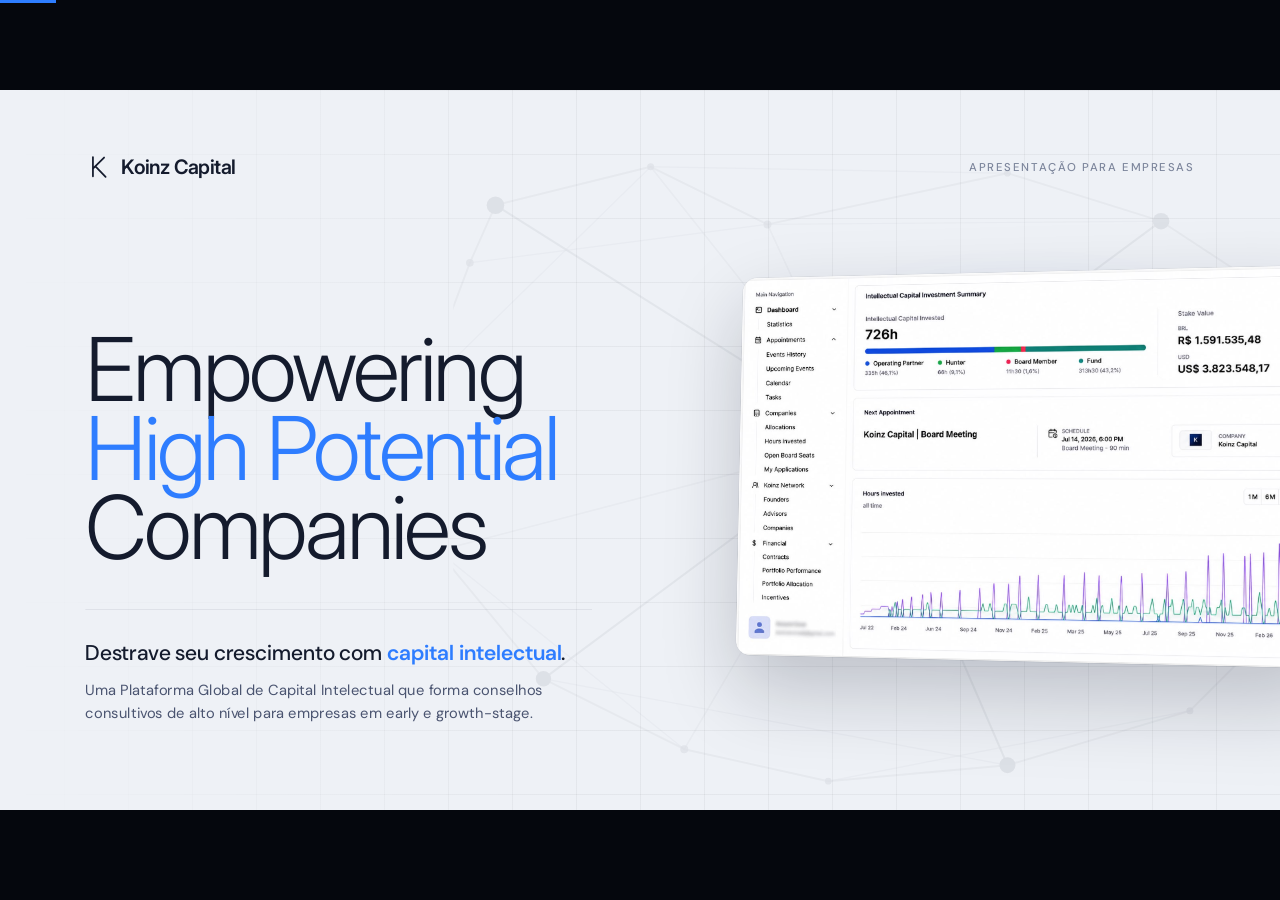
<file: proposta.html>
<!doctype html>
<html lang="pt-BR">
<head>
  <meta charset="utf-8">
  <meta name="viewport" content="width=device-width, initial-scale=1">
  <title>Koinz Capital · Proposta</title>
  <meta name="robots" content="noindex, nofollow">
  <meta name="description" content="Koinz Capital — Plataforma Global de Capital Intelectual para empresas de alto potencial.">
  <link rel="preconnect" href="https://fonts.googleapis.com">
  <link rel="preconnect" href="https://fonts.gstatic.com" crossorigin>
  <link href="https://fonts.googleapis.com/css2?family=DM+Sans:opsz,wght@9..40,400;9..40,500;9..40,600;9..40,700&family=Inter:wght@300;400;500;600;700&display=swap" rel="stylesheet">
  <link rel="stylesheet" href="styles.css">
  <style>
    /* =====================================================================
       Proposta comercial (só nesta página, fora do menu de idiomas)
       ===================================================================== */
    .conf { display: inline-block; margin-left: 18px; padding: 8px 14px; border: 1px solid var(--line-l); border-radius: 999px; font: 600 13px/1 var(--body); letter-spacing: 0.16em; color: var(--ink-3); vertical-align: 2px; }
    .slide--dark .conf { border-color: var(--line-d); color: var(--fg-3); }

    /* 16 · Os dois modelos */
    .offer { grid-template-columns: 1fr 1fr; flex: 1; }
    .offer .cell { padding: 52px 56px 44px; gap: 24px; }
    .offer .scope { font: 600 16px/1 var(--body); letter-spacing: 0.16em; text-transform: uppercase; color: var(--fg-3); }
    .offer .cell h3 { font-size: 72px; }
    .offer .list { margin-top: auto; }
    .offer .list li { font-weight: 400; font-size: 23px; padding: 16px 0; }
    .offer .hl { background: linear-gradient(160deg, #1d2fa0 0%, var(--brand) 100%) !important; }
    .offer .hl .scope { color: rgba(255, 255, 255, 0.7); }
    .offer .hl .list li { border-color: rgba(255, 255, 255, 0.22); }
    .offer .hl .list li::before { background: #fff; }

    /* 17 · Mensalidade variável */
    .fee { display: grid; grid-template-columns: 540px 1fr; gap: 96px; flex: 1; min-height: 0; }
    .fee__text { display: flex; flex-direction: column; }
    .fee__text .lead { margin-top: 36px; font-size: 25px; }
    .facts { margin: auto 0 0; padding: 0; list-style: none; }
    .facts li { padding: 20px 0; border-top: 1px solid var(--line-l); display: flex; justify-content: space-between; gap: 24px; font: 400 20px/1.35 var(--body); color: var(--ink-3); }
    .facts li:last-child { border-bottom: 1px solid var(--line-l); }
    .facts b { font-weight: 600; color: var(--ink); text-align: right; }
    .tiers { grid-auto-rows: 1fr; }
    .tier { display: grid; grid-template-columns: 48px 1fr 200px 170px; gap: 24px; align-items: center; padding: 0 36px; font: 400 20px/1.2 var(--body); font-variant-numeric: tabular-nums; }
    .tier--head { font: 600 14px/1 var(--body); letter-spacing: 0.14em; text-transform: uppercase; color: var(--ink-3); }
    .tier--head span:last-child { text-align: right; }
    .tier__n { font: 700 15px/1 var(--body); letter-spacing: 0.1em; color: var(--brand); }
    .tier__range { color: var(--ink-2); }
    .tier__bar { height: 8px; border-radius: 4px; background: rgba(20, 27, 45, 0.06); overflow: hidden; }
    .tier__bar i { display: block; height: 100%; width: var(--w); min-width: 6px; border-radius: inherit; background: var(--brand); transform-origin: left; transform: scaleX(0); transition: transform 1100ms var(--ease); transition-delay: calc(var(--i) * 60ms + 500ms); }
    .tier__val { text-align: right; font: 500 23px/1 var(--display); letter-spacing: -0.01em; color: var(--ink); }
    .tier:last-child .tier__val { color: var(--brand); }

    /* 18 · Taxa de sucesso */
    .rates { grid-template-columns: repeat(6, 1fr); flex: 1; }
    .rate { padding: 40px 32px 36px; display: flex; flex-direction: column; gap: 22px; }
    .rate__pct { font: 300 64px/1 var(--display); letter-spacing: -0.045em; color: var(--fg); font-variant-numeric: tabular-nums; }
    .rate__col { flex: 1; display: flex; align-items: flex-end; min-height: 0; }
    .rate__col i { display: block; width: 100%; height: var(--w); border-top: 2px solid var(--brand); border-radius: 14px 14px 0 0; background: linear-gradient(180deg, rgba(46, 125, 255, 0.32), rgba(46, 125, 255, 0.02)); transform-origin: bottom; transform: scaleY(0); transition: transform 1100ms var(--ease); transition-delay: calc(var(--i) * 90ms + 500ms); }
    .rate__range { margin: 0; padding-top: 20px; border-top: 1px solid var(--line-d); font: 500 19px/1.3 var(--body); color: var(--fg); font-variant-numeric: tabular-nums; }
    .rate__range span { display: block; margin: 0 0 4px; font: 400 15px/1.3 var(--body); letter-spacing: 0.08em; text-transform: uppercase; color: var(--fg-3); }
    .rate__range span:nth-of-type(2) { margin-top: 14px; }
    .note-row { margin: 36px 0 0; display: flex; align-items: center; gap: 18px; font: 400 22px/1.4 var(--body); color: var(--fg-2); }
    .note-row svg { flex: none; width: 28px; height: 28px; fill: none; stroke: var(--brand); stroke-width: 1.8; stroke-linecap: round; stroke-linejoin: round; }
    .note-row b { color: var(--fg); font-weight: 500; }

    /* 19 · Participação e condições */
    .equity { display: grid; grid-template-columns: 620px 1fr; gap: 96px; flex: 1; min-height: 0; }
    .equity__card { position: relative; overflow: hidden; display: flex; flex-direction: column; padding: 56px; border-radius: var(--r); color: #fff; background: linear-gradient(160deg, #1d2fa0 0%, var(--brand) 100%); }
    .equity__card > :not(.constellation) { position: relative; z-index: 1; }
    .equity__card .constellation { right: -35%; top: -10%; width: 130%; height: 80%; color: #fff; opacity: 0.16; }
    .equity__card .scope { font: 600 16px/1 var(--body); letter-spacing: 0.16em; text-transform: uppercase; color: rgba(255, 255, 255, 0.75); }
    .equity__big { margin-top: auto; font: 300 280px/0.8 var(--display); letter-spacing: -0.06em; }
    .equity__big small { font-size: 0.42em; letter-spacing: -0.02em; margin-left: 8px; }
    .equity__sub { margin: 28px 0 0; font: 400 28px/1.35 var(--body); }
    .equity__ref { margin: 36px 0 0; padding-top: 24px; border-top: 1px solid rgba(255, 255, 255, 0.25); font: 500 18px/1.45 var(--body); color: rgba(255, 255, 255, 0.8); }
    .equity__terms { display: flex; flex-direction: column; }
    .clauses { margin: auto 0 0; padding: 0; list-style: none; }
    .clause { display: grid; grid-template-columns: 64px 1fr; gap: 24px; padding: 28px 0; border-top: 1px solid var(--line-l); }
    .clause:last-child { border-bottom: 1px solid var(--line-l); }
    .clause .idx { padding-top: 8px; }
    .clause h3 { margin: 0 0 10px; font: 400 30px/1.2 var(--display); letter-spacing: -0.02em; }
    .clause p { margin: 0; font: 400 21px/1.5 var(--body); color: var(--ink-2); }

    /* 20 · Proposta alternativa */
    .alt { grid-template-columns: repeat(3, 1fr); flex: 1; }
    .alt .cell { padding: 40px 48px 40px; gap: 0; }
    .alt__pct { margin-top: 26px; font: 300 104px/0.9 var(--display); letter-spacing: -0.05em; font-variant-numeric: tabular-nums; }
    .alt__lbl { display: block; margin-top: 14px; font: 500 20px/1 var(--body); color: var(--fg-2); }
    .alt .alt__fee { margin: auto 0 0; padding-top: 26px; border-top: 1px solid var(--line-d); }
    .alt__fee span { display: block; font: 600 15px/1 var(--body); letter-spacing: 0.16em; text-transform: uppercase; color: var(--fg-3); }
    .alt__fee strong { display: block; margin-top: 14px; font: 400 52px/1 var(--display); letter-spacing: -0.03em; color: var(--brand-light); font-variant-numeric: tabular-nums; }
    .alt__fee small { margin-left: 8px; font: 400 22px/1 var(--body); letter-spacing: 0; color: var(--fg-2); }
    .alt-terms { margin-top: 24px; grid-template-columns: repeat(3, 1fr); }
    .alt-terms p { margin: 0; padding: 28px 40px; display: flex; gap: 18px; align-items: flex-start; font: 400 20px/1.45 var(--body); color: var(--fg-2); }
    .alt-terms b { color: var(--fg); font-weight: 500; }
    .alt-terms svg { flex: none; width: 26px; height: 26px; margin-top: 1px; fill: none; stroke: var(--brand); stroke-width: 1.8; stroke-linecap: round; stroke-linejoin: round; }

    .is-active .tier__bar i, .is-active .rate__col i { transform: none; }
    @media print { .tier__bar i, .rate__col i { transform: none !important; transition: none !important; } }
  </style>
</head>
<body>

<!-- Ícones (sprite) -->
<svg width="0" height="0" style="position:absolute" aria-hidden="true">
  <symbol id="k" viewBox="0 0 100 100"><path class="k" d="M30 12V88M30 58L74 14M40 49L80 90" fill="none" stroke="currentColor" stroke-width="7" stroke-linecap="round" stroke-linejoin="round"/></symbol>
  <symbol id="i-users" viewBox="0 0 24 24"><path d="M16 21v-2a4 4 0 0 0-4-4H6a4 4 0 0 0-4 4v2"/><circle cx="9" cy="7" r="4"/><path d="M22 21v-2a4 4 0 0 0-3-3.87M16 3.13a4 4 0 0 1 0 7.75"/></symbol>
  <symbol id="i-globe" viewBox="0 0 24 24"><circle cx="12" cy="12" r="10"/><path d="M2 12h20M12 2a15.3 15.3 0 0 1 4 10 15.3 15.3 0 0 1-4 10 15.3 15.3 0 0 1-4-10 15.3 15.3 0 0 1 4-10z"/></symbol>
  <symbol id="i-calendar" viewBox="0 0 24 24"><rect x="3" y="4" width="18" height="18" rx="2"/><path d="M16 2v4M8 2v4M3 10h18"/></symbol>
  <symbol id="i-trending" viewBox="0 0 24 24"><path d="M22 7l-8.5 8.5-5-5L2 17"/><path d="M16 7h6v6"/></symbol>
  <symbol id="i-dollar" viewBox="0 0 24 24"><path d="M12 2v20M17 5H9.5a3.5 3.5 0 0 0 0 7h5a3.5 3.5 0 0 1 0 7H6"/></symbol>
  <symbol id="i-compass" viewBox="0 0 24 24"><circle cx="12" cy="12" r="10"/><path d="M16.24 7.76l-2.12 6.36-6.36 2.12 2.12-6.36z"/></symbol>
  <symbol id="i-layers" viewBox="0 0 24 24"><path d="M12 2L2 7l10 5 10-5-10-5zM2 17l10 5 10-5M2 12l10 5 10-5"/></symbol>
  <symbol id="i-share" viewBox="0 0 24 24"><circle cx="18" cy="5" r="3"/><circle cx="6" cy="12" r="3"/><circle cx="18" cy="19" r="3"/><path d="M8.59 13.51l6.83 3.98M15.41 6.51l-6.82 3.98"/></symbol>
  <symbol id="i-scale" viewBox="0 0 24 24"><path d="M12 3v18M5 7h14M8 21h8M5 7l-3 7a3 3 0 0 0 6 0zM19 7l-3 7a3 3 0 0 0 6 0z"/></symbol>
  <symbol id="i-cloud" viewBox="0 0 24 24"><path d="M17.5 19H9a7 7 0 1 1 6.71-9h1.79a4.5 4.5 0 1 1 0 9z"/></symbol>
  <symbol id="i-megaphone" viewBox="0 0 24 24"><path d="M3 11l18-5v12L3 14v-3z"/><path d="M11.6 16.8a3 3 0 1 1-5.8-1.6"/></symbol>
  <symbol id="i-calc" viewBox="0 0 24 24"><rect x="4" y="2" width="16" height="20" rx="2"/><path d="M8 6h8M8 11h.01M12 11h.01M16 11h.01M8 15h.01M12 15h.01M16 15h.01M8 19h.01M12 19h.01M16 19h.01"/></symbol>
  <symbol id="i-briefcase" viewBox="0 0 24 24"><rect x="2" y="7" width="20" height="14" rx="2"/><path d="M16 21V5a2 2 0 0 0-2-2h-4a2 2 0 0 0-2 2v16"/></symbol>
  <symbol id="i-link" viewBox="0 0 24 24"><path d="M10 13a5 5 0 0 0 7.54.54l3-3a5 5 0 0 0-7.07-7.07l-1.72 1.71"/><path d="M14 11a5 5 0 0 0-7.54-.54l-3 3a5 5 0 0 0 7.07 7.07l1.71-1.71"/></symbol>
  <symbol id="i-sliders" viewBox="0 0 24 24"><path d="M4 21v-7M4 10V3M12 21v-9M12 8V3M20 21v-5M20 12V3M1 14h6M9 8h6M17 16h6"/></symbol>
  <symbol id="i-zap" viewBox="0 0 24 24"><path d="M13 2L3 14h9l-1 8 10-12h-9l1-8z"/></symbol>
  <symbol id="i-target" viewBox="0 0 24 24"><circle cx="12" cy="12" r="10"/><circle cx="12" cy="12" r="6"/><circle cx="12" cy="12" r="2"/></symbol>
  <symbol id="i-home" viewBox="0 0 24 24"><path d="M3 9l9-7 9 7v11a2 2 0 0 1-2 2H5a2 2 0 0 1-2-2z"/><path d="M9 22V12h6v10"/></symbol>
  <symbol id="i-pin" viewBox="0 0 24 24"><path d="M21 10c0 7-9 13-9 13s-9-6-9-13a9 9 0 0 1 18 0z"/><circle cx="12" cy="10" r="3"/></symbol>
  <symbol id="i-arrow" viewBox="0 0 24 24"><path d="M5 12h14M12 5l7 7-7 7"/></symbol>
  <symbol id="i-left" viewBox="0 0 24 24"><path d="M15 18l-6-6 6-6"/></symbol>
  <symbol id="i-right" viewBox="0 0 24 24"><path d="M9 18l6-6-6-6"/></symbol>
  <symbol id="i-grid" viewBox="0 0 24 24"><rect x="3" y="3" width="7" height="7"/><rect x="14" y="3" width="7" height="7"/><rect x="3" y="14" width="7" height="7"/><rect x="14" y="14" width="7" height="7"/></symbol>
  <symbol id="i-full" viewBox="0 0 24 24"><path d="M8 3H5a2 2 0 0 0-2 2v3M21 8V5a2 2 0 0 0-2-2h-3M3 16v3a2 2 0 0 0 2 2h3M16 21h3a2 2 0 0 0 2-2v-3"/></symbol>
  <symbol id="i-linkedin" viewBox="0 0 24 24"><path d="M16 8a6 6 0 0 1 6 6v7h-4v-7a2 2 0 0 0-4 0v7h-4v-7a6 6 0 0 1 6-6z"/><rect x="2" y="9" width="4" height="12"/><circle cx="4" cy="4" r="2"/></symbol>
  <symbol id="i-instagram" viewBox="0 0 24 24"><rect x="2" y="2" width="20" height="20" rx="5"/><circle cx="12" cy="12" r="4"/><path d="M17.5 6.5h.01"/></symbol>
  <symbol id="i-youtube" viewBox="0 0 24 24"><path d="M22.54 6.42a2.78 2.78 0 0 0-1.94-2C18.88 4 12 4 12 4s-6.88 0-8.6.46a2.78 2.78 0 0 0-1.94 2A29 29 0 0 0 1 11.75a29 29 0 0 0 .46 5.33A2.78 2.78 0 0 0 3.4 19c1.72.46 8.6.46 8.6.46s6.88 0 8.6-.46a2.78 2.78 0 0 0 1.94-2 29 29 0 0 0 .46-5.25 29 29 0 0 0-.46-5.33z"/><path d="M9.75 15.02l5.75-3.27-5.75-3.27z"/></symbol>
  <symbol id="constellation" viewBox="0 0 660 450">
    <polyline points="98,72 195,48 268,84 418,52 514,82 584,128 622,228 598,322 532,388 418,422 306,432 216,412 128,368 62,288 52,188 82,108 98,72" fill="none" stroke="currentColor" stroke-linejoin="round" stroke-opacity="0.5" stroke-width="1.2"/>
    <g stroke="currentColor" stroke-linecap="round" stroke-opacity="0.32" stroke-width="0.9"><line x1="195" x2="418" y1="48" y2="52"/><line x1="268" x2="514" y1="84" y2="82"/><line x1="584" x2="598" y1="128" y2="322"/><line x1="532" x2="306" y1="388" y2="432"/><line x1="216" x2="62" y1="412" y2="288"/><line x1="52" x2="195" y1="188" y2="48"/><line x1="82" x2="268" y1="108" y2="84"/><line x1="418" x2="128" y1="422" y2="368"/></g>
    <g stroke="currentColor" stroke-linecap="round" stroke-opacity="0.7" stroke-width="1.3"><line x1="330" x2="98" y1="218" y2="72"/><line x1="330" x2="514" y1="218" y2="82"/><line x1="330" x2="622" y1="218" y2="228"/><line x1="330" x2="418" y1="218" y2="422"/><line x1="330" x2="128" y1="218" y2="368"/></g>
    <g stroke="currentColor" stroke-linecap="round" stroke-opacity="0.4" stroke-width="1"><line x1="330" x2="268" y1="218" y2="84"/><line x1="330" x2="598" y1="218" y2="322"/><line x1="330" x2="216" y1="218" y2="412"/><line x1="330" x2="62" y1="218" y2="288"/><line x1="330" x2="195" y1="218" y2="48"/></g>
    <g fill="currentColor" fill-opacity="0.75"><circle cx="195" cy="48" r="2.2"/><circle cx="268" cy="84" r="2.5"/><circle cx="418" cy="52" r="2.1"/><circle cx="584" cy="128" r="2.5"/><circle cx="622" cy="228" r="2.6"/><circle cx="598" cy="322" r="2.3"/><circle cx="532" cy="388" r="2.2"/><circle cx="306" cy="432" r="2.1"/><circle cx="216" cy="412" r="2.5"/><circle cx="62" cy="288" r="2.5"/><circle cx="52" cy="188" r="2.2"/><circle cx="82" cy="108" r="2.4"/></g>
    <g fill="currentColor"><circle cx="98" cy="72" r="5.5"/><circle cx="514" cy="82" r="5.2"/><circle cx="128" cy="368" r="4.8"/><circle cx="418" cy="422" r="5"/></g>
    <circle cx="330" cy="218" fill="none" r="18" stroke="currentColor" stroke-opacity="0.4" stroke-width="1.2"/>
    <circle cx="330" cy="218" fill="currentColor" r="9"/>
  </symbol>
</svg>

<div class="progress" id="progress"></div>

<div class="viewport">
<main class="deck" id="deck">

  <!-- ============================================================
       01 · HERO
       ============================================================ -->
  <div class="slide-wrap"><section class="slide slide--light hero" data-sec="Koinz Capital">
    <div class="grid-bg"></div>
    <svg class="constellation" viewBox="0 0 660 450" preserveAspectRatio="xMidYMid slice"><use href="#constellation"/></svg>
    <div class="hero__visual" data-r style="--d:4">
      <div class="glow"></div>
      <img src="assets/home/hero-dashboard.jpeg" alt="Plataforma Koinz: capital intelectual investido, conselho e reuniões">
    </div>
    <header class="brandbar" data-r>
      <div class="brandbar__logo"><svg><use href="#k"/></svg>Koinz Capital</div>
      <div class="brandbar__tag">Apresentação para empresas</div>
    </header>
    <div class="hero__main">
      <h1 class="h-xl" data-r style="--d:1;font-size:132px">
        <span>Empowering</span>
        <span><em>High Potential</em></span>
        <span>Companies</span>
      </h1>
      <div class="hero__foot" data-r style="--d:2">
        <p class="hero__sub">Destrave seu crescimento com <strong>capital intelectual</strong>.</p>
        <p class="hero__desc">Uma Plataforma Global de Capital Intelectual que forma conselhos consultivos de alto nível para empresas em early e growth-stage.</p>
      </div>
    </div>
  </section></div>

  <!-- ============================================================
       02 · VISÃO
       ============================================================ -->
  <div class="slide-wrap"><section class="slide slide--white vision" data-sec="Nossa visão">
    <p class="label label--muted" data-r>Nossa visão</p>
    <h2 class="vision__text" data-words>O mercado tem capital financeiro em abundância. O que diferencia as empresas que escalam é a qualidade da execução, a orientação estratégica, a reputação e o acesso às pessoas certas no momento certo.</h2>
    <p class="vision__note" data-r style="--d:12">Escalar é difícil. Escalar sozinho é mais ainda.</p>
    <footer class="chrome"></footer>
  </section></div>

  <!-- ============================================================
       03 · O QUE É A KOINZ
       ============================================================ -->
  <div class="slide-wrap"><section class="slide slide--dark" data-sec="Sobre a Koinz">
    <div class="grid-bg"></div>
    <div class="about">
      <div class="about__text">
        <p class="label" data-r>O que é a Koinz Capital</p>
        <h2 class="h-lg" data-r style="--d:1">Uma plataforma global de <em>capital intelectual</em></h2>
        <p class="lead" data-r style="--d:2">Investimos em empresas com alto potencial de crescimento por meio de um <b>conselho consultivo</b> formado por membros de alto renome — C-Levels, VPs e fundadores com passagem por Apple, Revolut, Cora, Microsoft, Google, Meta, Alibaba e outras referências globais.</p>
      </div>
      <div class="panel pillars" data-r style="--d:2">
        <article class="cell"><span class="idx">01</span><h3>Acesso</h3><p>Rede global de +160 conselheiros em +18 países.</p></article>
        <article class="cell"><span class="idx">02</span><h3>Conhecimento</h3><p>Expertise de líderes de empresas globais.</p></article>
        <article class="cell"><span class="idx">03</span><h3>Execução</h3><p>Acompanhamento ativo via conselho consultivo.</p></article>
        <article class="cell"><span class="idx">04</span><h3>Reputação</h3><p>Associação com referências globais do mercado.</p></article>
      </div>
    </div>
    <footer class="chrome"></footer>
  </section></div>

  <!-- ============================================================
       04 · GLOBAL NETWORK — GLOBO DE CIDADES
       ============================================================ -->
  <div class="slide-wrap"><section class="slide slide--light globe-slide" data-sec="Global Network">
    <div class="head">
      <p class="label label--muted" data-r>Global Network</p>
      <h2 data-r style="--d:1"><span><em>Mentes estratégicas e empresas de alto potencial conectadas globalmente.</em></span><span>Uma plataforma de capital intelectual.</span></h2>
    </div>
    <div class="globe" id="globe" data-r style="--d:2">
      <ul class="globe__list">
        <li class="city"><div class="city__img"><img src="assets/home/cities/sao-paulo.jpg" alt=""></div><span class="city__label">São Paulo</span></li>
        <li class="city"><div class="city__img"><img src="assets/home/cities/new-york.jpg" alt=""></div><span class="city__label">New York</span></li>
        <li class="city"><div class="city__img"><img src="assets/home/cities/london.jpg" alt=""></div><span class="city__label">London</span></li>
        <li class="city"><div class="city__img"><img src="assets/home/cities/belo-horizonte.jpg" alt=""></div><span class="city__label">Belo Horizonte</span></li>
        <li class="city"><div class="city__img"><img src="assets/home/cities/san-francisco.jpg" alt=""></div><span class="city__label">San Francisco</span></li>
        <li class="city"><div class="city__img"><img src="assets/home/cities/zurich.jpg" alt=""></div><span class="city__label">Zürich</span></li>
        <li class="city"><div class="city__img"><img src="assets/home/cities/shanghai.jpg" alt=""></div><span class="city__label">Shanghai</span></li>
        <li class="city"><div class="city__img"><img src="assets/home/cities/miami.jpg" alt=""></div><span class="city__label">Miami</span></li>
        <li class="city"><div class="city__img"><img src="assets/home/cities/lisboa.jpg" alt=""></div><span class="city__label">Lisboa</span></li>
        <li class="city"><div class="city__img"><img src="assets/home/cities/toronto.jpg" alt=""></div><span class="city__label">Toronto</span></li>
        <li class="city"><div class="city__img"><img src="assets/home/cities/rio-de-janeiro.jpg" alt=""></div><span class="city__label">Rio de Janeiro</span></li>
        <li class="city"><div class="city__img"><img src="assets/home/cities/stockholm.jpg" alt=""></div><span class="city__label">Stockholm</span></li>
        <li class="city"><div class="city__img"><img src="assets/home/cities/austin.jpg" alt=""></div><span class="city__label">Austin</span></li>
        <li class="city"><div class="city__img"><img src="assets/home/cities/milano.jpg" alt=""></div><span class="city__label">Milano</span></li>
        <li class="city"><div class="city__img"><img src="assets/home/cities/bangkok.jpg" alt=""></div><span class="city__label">Bangkok</span></li>
        <li class="city"><div class="city__img"><img src="assets/home/cities/munich.jpg" alt=""></div><span class="city__label">Munich</span></li>
        <li class="city"><div class="city__img"><img src="assets/home/cities/sydney.jpg" alt=""></div><span class="city__label">Sydney</span></li>
      </ul>
      <p class="globe__center"><strong><b>5</b> Continentes</strong><span>Presença da rede Koinz</span></p>
    </div>
  </section></div>

  <!-- ============================================================
       05 · NÚMEROS
       ============================================================ -->
  <div class="slide-wrap"><section class="slide slide--dark" data-sec="Global Network">
    <div class="grid-bg"></div>
    <div class="top">
      <div>
        <p class="label" data-r>Koinz Capital em números</p>
        <h2 class="h-md" data-r style="--d:1">Uma rede que <em>já está em campo.</em></h2>
      </div>
    </div>
    <dl class="panel stats" data-r style="--d:2">
      <div class="stat"><dt><span>+</span><b class="count" data-to="18">18</b></dt><dd>Países</dd></div>
      <div class="stat"><dt><span>+</span><b class="count" data-to="46">46</b></dt><dd>Empresas</dd></div>
      <div class="stat"><dt><span>+</span><b class="count" data-to="160">160</b></dt><dd>Conselheiros</dd></div>
    </dl>
    <div class="hours" data-r style="--d:3">
      <svg class="constellation" viewBox="0 0 660 450"><use href="#constellation"/></svg>
      <strong>+<b class="count" data-to="50000">50.000</b></strong>
      <p>horas de Capital Intelectual investidas nas empresas do nosso portfólio.</p>
    </div>
    <footer class="chrome"></footer>
  </section></div>

  <!-- ============================================================
       06 · CICLO VIRTUOSO
       ============================================================ -->
  <div class="slide-wrap"><section class="slide slide--light" data-sec="O modelo">
    <div class="grid-bg"></div>
    <div class="cycle">
      <svg class="orbit" viewBox="0 0 600 600" data-r aria-hidden="true">
        <defs>
          <radialGradient id="coreGrad" cx="30%" cy="30%" r="80%"><stop offset="0" stop-color="#4b93ff"/><stop offset="1" stop-color="#1a3fb8"/></radialGradient>
          <path id="orbitPath" d="M300,100 A220,220 0 1,1 299.99,100"/>
        </defs>
        <circle class="ring2" cx="300" cy="320" r="280"/>
        <circle class="ring2" cx="300" cy="320" r="160"/>
        <circle class="ring" cx="300" cy="320" r="220"/>
        <circle class="dot" r="6"><animateMotion dur="12s" repeatCount="indefinite"><mpath href="#orbitPath"/></animateMotion></circle>
        <circle class="dot" r="6"><animateMotion dur="12s" begin="-4s" repeatCount="indefinite"><mpath href="#orbitPath"/></animateMotion></circle>
        <circle class="dot" r="6"><animateMotion dur="12s" begin="-8s" repeatCount="indefinite"><mpath href="#orbitPath"/></animateMotion></circle>
        <circle cx="300" cy="320" r="96" fill="url(#coreGrad)"/>
        <use href="#k" x="252" y="272" width="96" height="96" color="#ffffff"/>
        <circle class="node node--ink" cx="300" cy="100" r="52"/>
        <use href="#k" x="276" y="76" width="48" height="48" color="#ffffff"/>
        <text class="lbl" x="300" y="24">Koinz Capital</text>
        <circle class="node" cx="490.5" cy="430" r="52"/>
        <use href="#i-users" class="ic" x="468.5" y="408" width="44" height="44" stroke="#141b2d"/>
        <text class="lbl" x="490.5" y="516">Conselheiros</text>
        <circle class="node node--brand" cx="109.5" cy="430" r="52"/>
        <use href="#i-trending" class="ic" x="87.5" y="408" width="44" height="44" stroke="#ffffff"/>
        <text class="lbl" x="109.5" y="516">Empresas</text>
      </svg>
      <div>
        <p class="label" data-r>O modelo</p>
        <h2 class="h-md" data-r style="--d:1;margin-bottom:48px">O ciclo <em>virtuoso</em></h2>
        <div class="panel cycle__rows" data-r style="--d:2">
          <div class="cycle__row"><div><span class="idx">01</span><h3>Koinz Capital</h3></div><ul><li>Investimento via capital intelectual</li><li>Matching entre dores/objetivos e conselheiros</li><li>Suporte ao conselho consultivo</li></ul></div>
          <div class="cycle__row"><div><span class="idx">02</span><h3>Conselheiros</h3></div><ul><li>Unem-se à Koinz Network com experiência estratégica</li><li>Participam dos resultados proporcionalmente</li><li>Passam por um processo seletivo rigoroso</li></ul></div>
          <div class="cycle__row"><div><span class="idx">03</span><h3><em>Empresas</em></h3></div><ul><li>Recebem capital intelectual com foco em suas dores e desafios</li><li>Recebem suporte durante todo o processo</li><li>Acesso a uma rede extremamente qualificada para mentorias, promoção e conexões</li></ul></div>
        </div>
      </div>
    </div>
    <footer class="chrome"></footer>
  </section></div>

  <!-- ============================================================
       07 · COMO FUNCIONA
       ============================================================ -->
  <div class="slide-wrap"><section class="slide slide--dark" data-sec="Modelo de investimento">
    <div class="grid-bg"></div>
    <div class="top">
      <div>
        <p class="label" data-r>Modelo de investimento</p>
        <h2 class="h-lg" data-r style="--d:1">Como <em>funciona</em></h2>
      </div>
      <p class="lead" data-r style="--d:2">O investimento é feito em formato de capital intelectual, com entrega contínua por meio de um conselho consultivo.</p>
    </div>
    <div class="panel how" data-r style="--d:2">
      <article class="cell">
        <span class="idx">01 — Capital Intelectual</span>
        <div class="big">$100k<small>em capital intelectual, aporte distribuído ao longo de 24 meses</small></div>
        <p class="note">O valor do aporte não financeiro é diluído proporcionalmente à medida que novos investidores entram na rodada.</p>
      </article>
      <article class="cell">
        <span class="idx">02 — Formação do Conselho</span>
        <ul class="list">
          <li>3 a 5 conselheiros</li>
          <li>1 Operating Partner</li>
          <li>Reuniões mensais de 1h30, gravadas no Zoom</li>
          <li>Acesso direto aos membros do conselho via WhatsApp</li>
        </ul>
        <p class="note">Selecionados com base no desafio do negócio: go-to-market, funding, produto…</p>
      </article>
      <article class="cell">
        <span class="idx">03 — Suporte Koinz Capital</span>
        <ul class="list">
          <li>Metodologia estratégica de governança</li>
          <li>Rede global de membros e parceiros</li>
        </ul>
        <p class="note">A Koinz orquestra toda a dinâmica de conselho, entregando alinhamento, ritmo e conexões.</p>
      </article>
    </div>
    <footer class="chrome"></footer>
  </section></div>

  <!-- ============================================================
       08 · DE ONDE VÊM OS MEMBROS (tickers)
       ============================================================ -->
  <div class="slide-wrap"><section class="slide slide--light minds" data-sec="Koinz Network">
    <div class="head">
      <p class="label label--muted" data-r>Koinz Network</p>
      <h2 data-r style="--d:1">C-Levels, VPs e fundadores das <em>maiores referências globais.</em></h2>
    </div>
    <div class="tickers" data-r style="--d:2">
      <div class="ticker">
        <p>Nossos membros trazem experiência de empresas como</p>
        <div class="ticker__mask"><div class="ticker__view" data-ticker>
          <div class="ticker__track">
            <img src="assets/home/companies/apple.svg" alt="Apple">
            <img src="assets/home/companies/revolut.svg" alt="Revolut">
            <img src="assets/home/companies/jpmorgan.svg" alt="J.P. Morgan">
            <img src="assets/home/companies/coca-cola.webp" alt="Coca-Cola">
            <img src="assets/home/companies/ibm.svg" alt="IBM">
            <img src="assets/home/companies/visa.webp" alt="Visa">
            <img src="assets/home/companies/unilever.png" alt="Unilever">
            <img src="assets/home/companies/citi.svg" alt="Citi">
            <img src="assets/home/companies/loreal.webp" alt="L'Oréal">
            <img src="assets/home/companies/novartis.webp" alt="Novartis">
            <img src="assets/home/companies/ubs.png" alt="UBS">
            <img src="assets/home/companies/bofa.svg" alt="Bank of America">
            <img src="assets/home/companies/bnp-paribas.webp" alt="BNP Paribas">
            <img src="assets/home/companies/syngenta.png" alt="Syngenta">
            <img src="assets/home/companies/afya.png" alt="Afya">
            <img src="assets/home/companies/dufry.png" alt="Dufry">
            <img src="assets/home/companies/workiva.png" alt="Workiva">
            <img src="assets/home/companies/transfero.png" alt="Transfero">
          </div>
        </div></div>
      </div>
      <div class="ticker ticker--schools">
        <p>E de algumas das principais escolas de negócios do mundo</p>
        <div class="ticker__mask"><div class="ticker__view" data-ticker>
          <div class="ticker__track">
            <img src="assets/home/schools/harvard.webp" alt="Harvard">
            <img src="assets/home/schools/stanford.png" alt="Stanford">
            <img src="assets/home/schools/mit.png" alt="MIT">
            <img src="assets/home/schools/wharton.png" alt="Wharton">
            <img src="assets/home/schools/insead.png" alt="INSEAD">
            <img src="assets/home/schools/kellogg.webp" alt="Kellogg">
            <img src="assets/home/schools/chicago.png" alt="University of Chicago">
            <img src="assets/home/schools/nyu.webp" alt="NYU">
          </div>
        </div></div>
      </div>
    </div>
    <footer class="chrome"></footer>
  </section></div>

  <!-- ============================================================
       09 · MEMBROS DA REDE
       ============================================================ -->
  <div class="slide-wrap"><section class="slide slide--dark" data-sec="Koinz Network">
    <div class="grid-bg"></div>
    <div class="top" style="margin-bottom:40px">
      <div>
        <p class="label" data-r>Membros da rede · conselheiros e investidores que atuam como mentores estratégicos</p>
        <h2 class="h-md" data-r style="--d:1">Quem poderia sentar no <em>seu conselho</em></h2>
      </div>
    </div>
    <div class="members">
      <div class="panel member-grid" data-r style="--d:2">
        <div class="member"><span class="avatar">AC</span><strong>Alexandre Carvalho</strong><span>Conselheiro de Administração · Sicoob Credplus</span></div>
        <div class="member"><span class="avatar">AP</span><strong>Alexandre Polycarpo</strong><span>MBA Executivo da Saúde (FGV)</span></div>
        <div class="member"><span class="avatar">AL</span><strong>Alex Da Silva Lucas</strong><span>Executivo de TI, empresário e conselheiro</span></div>
        <div class="member"><span class="avatar">AC</span><strong>Ana Cândida Chiappetta</strong><span>Comércio digital e expansão global</span></div>
        <div class="member"><span class="avatar">AF</span><strong>Ana Carla Arantes Ferraz</strong><span>Finanças, FP&amp;A e compliance</span></div>
        <div class="member"><span class="avatar">AF</span><strong>Ana Paula Franzoti</strong><span>+25 anos em Recursos Humanos</span></div>
        <div class="member"><span class="avatar">AR</span><strong>Andre Rocha</strong><span>Finanças e auditoria · PwC e KPMG</span></div>
        <div class="member"><span class="avatar">AS</span><strong>Antonio Cezar Testa Sander</strong><span>Governança e transformação</span></div>
        <div class="member"><span class="avatar">AN</span><strong>Arosti Iskandar Nahas</strong><span>+20 anos em tecnologia bancária e IA</span></div>
        <div class="member"><span class="avatar">AO</span><strong>Augusto Luiz De Oliveira</strong><span>Estratégia e excelência operacional</span></div>
        <div class="member"><span class="avatar">BF</span><strong>Beatriz Fontanella</strong><span>Estratégia de Pessoas &amp; Cultura</span></div>
        <div class="member"><span class="avatar">BP</span><strong>Bernardo Salem Pedrosa</strong><span>+20 anos em liderança e gestão</span></div>
        <div class="member"><span class="avatar">BS</span><strong>Bernardo Srur</strong><span>Governança e compliance · fintechs e cripto</span></div>
        <div class="member"><span class="avatar">BA</span><strong>Bruno Lewer Amorim</strong><span>Direito empresarial · CEO Side Academy</span></div>
        <div class="member"><span class="avatar">BM</span><strong>Bruno Moura</strong><span>C-Level · estratégia, vendas e operações</span></div>
      </div>
      <a class="qr-card" href="https://koinzcapital.com.br/pt-BR/advisors" target="_blank" rel="noopener" data-r style="--d:3">
        <span class="qr-card__title">E outros <em>+150 conselheiros</em> na rede Koinz</span>
        <svg class="qr" viewBox="0 0 29 29" shape-rendering="crispEdges" aria-label="QR code para koinzcapital.com.br/pt-BR/advisors"><path d="M0 0h1v1h-1zM1 0h1v1h-1zM2 0h1v1h-1zM3 0h1v1h-1zM4 0h1v1h-1zM5 0h1v1h-1zM6 0h1v1h-1zM9 0h1v1h-1zM10 0h1v1h-1zM11 0h1v1h-1zM13 0h1v1h-1zM18 0h1v1h-1zM22 0h1v1h-1zM23 0h1v1h-1zM24 0h1v1h-1zM25 0h1v1h-1zM26 0h1v1h-1zM27 0h1v1h-1zM28 0h1v1h-1zM0 1h1v1h-1zM6 1h1v1h-1zM8 1h1v1h-1zM9 1h1v1h-1zM13 1h1v1h-1zM14 1h1v1h-1zM17 1h1v1h-1zM20 1h1v1h-1zM22 1h1v1h-1zM28 1h1v1h-1zM0 2h1v1h-1zM2 2h1v1h-1zM3 2h1v1h-1zM4 2h1v1h-1zM6 2h1v1h-1zM8 2h1v1h-1zM9 2h1v1h-1zM10 2h1v1h-1zM12 2h1v1h-1zM15 2h1v1h-1zM16 2h1v1h-1zM19 2h1v1h-1zM22 2h1v1h-1zM24 2h1v1h-1zM25 2h1v1h-1zM26 2h1v1h-1zM28 2h1v1h-1zM0 3h1v1h-1zM2 3h1v1h-1zM3 3h1v1h-1zM4 3h1v1h-1zM6 3h1v1h-1zM8 3h1v1h-1zM10 3h1v1h-1zM11 3h1v1h-1zM12 3h1v1h-1zM13 3h1v1h-1zM16 3h1v1h-1zM17 3h1v1h-1zM20 3h1v1h-1zM22 3h1v1h-1zM24 3h1v1h-1zM25 3h1v1h-1zM26 3h1v1h-1zM28 3h1v1h-1zM0 4h1v1h-1zM2 4h1v1h-1zM3 4h1v1h-1zM4 4h1v1h-1zM6 4h1v1h-1zM9 4h1v1h-1zM11 4h1v1h-1zM13 4h1v1h-1zM16 4h1v1h-1zM17 4h1v1h-1zM18 4h1v1h-1zM19 4h1v1h-1zM20 4h1v1h-1zM22 4h1v1h-1zM24 4h1v1h-1zM25 4h1v1h-1zM26 4h1v1h-1zM28 4h1v1h-1zM0 5h1v1h-1zM6 5h1v1h-1zM10 5h1v1h-1zM11 5h1v1h-1zM12 5h1v1h-1zM16 5h1v1h-1zM22 5h1v1h-1zM28 5h1v1h-1zM0 6h1v1h-1zM1 6h1v1h-1zM2 6h1v1h-1zM3 6h1v1h-1zM4 6h1v1h-1zM5 6h1v1h-1zM6 6h1v1h-1zM8 6h1v1h-1zM10 6h1v1h-1zM12 6h1v1h-1zM14 6h1v1h-1zM16 6h1v1h-1zM18 6h1v1h-1zM20 6h1v1h-1zM22 6h1v1h-1zM23 6h1v1h-1zM24 6h1v1h-1zM25 6h1v1h-1zM26 6h1v1h-1zM27 6h1v1h-1zM28 6h1v1h-1zM8 7h1v1h-1zM9 7h1v1h-1zM10 7h1v1h-1zM11 7h1v1h-1zM12 7h1v1h-1zM14 7h1v1h-1zM19 7h1v1h-1zM20 7h1v1h-1zM0 8h1v1h-1zM6 8h1v1h-1zM8 8h1v1h-1zM9 8h1v1h-1zM11 8h1v1h-1zM13 8h1v1h-1zM14 8h1v1h-1zM15 8h1v1h-1zM17 8h1v1h-1zM18 8h1v1h-1zM19 8h1v1h-1zM21 8h1v1h-1zM22 8h1v1h-1zM25 8h1v1h-1zM26 8h1v1h-1zM27 8h1v1h-1zM0 9h1v1h-1zM1 9h1v1h-1zM3 9h1v1h-1zM5 9h1v1h-1zM11 9h1v1h-1zM15 9h1v1h-1zM17 9h1v1h-1zM18 9h1v1h-1zM19 9h1v1h-1zM20 9h1v1h-1zM21 9h1v1h-1zM23 9h1v1h-1zM24 9h1v1h-1zM26 9h1v1h-1zM27 9h1v1h-1zM0 10h1v1h-1zM4 10h1v1h-1zM6 10h1v1h-1zM8 10h1v1h-1zM13 10h1v1h-1zM15 10h1v1h-1zM16 10h1v1h-1zM17 10h1v1h-1zM21 10h1v1h-1zM22 10h1v1h-1zM0 11h1v1h-1zM1 11h1v1h-1zM2 11h1v1h-1zM4 11h1v1h-1zM5 11h1v1h-1zM8 11h1v1h-1zM9 11h1v1h-1zM10 11h1v1h-1zM14 11h1v1h-1zM15 11h1v1h-1zM16 11h1v1h-1zM18 11h1v1h-1zM20 11h1v1h-1zM22 11h1v1h-1zM23 11h1v1h-1zM25 11h1v1h-1zM1 12h1v1h-1zM4 12h1v1h-1zM6 12h1v1h-1zM9 12h1v1h-1zM10 12h1v1h-1zM11 12h1v1h-1zM12 12h1v1h-1zM16 12h1v1h-1zM20 12h1v1h-1zM22 12h1v1h-1zM23 12h1v1h-1zM28 12h1v1h-1zM0 13h1v1h-1zM3 13h1v1h-1zM5 13h1v1h-1zM7 13h1v1h-1zM8 13h1v1h-1zM11 13h1v1h-1zM12 13h1v1h-1zM13 13h1v1h-1zM15 13h1v1h-1zM18 13h1v1h-1zM19 13h1v1h-1zM20 13h1v1h-1zM22 13h1v1h-1zM23 13h1v1h-1zM24 13h1v1h-1zM27 13h1v1h-1zM28 13h1v1h-1zM1 14h1v1h-1zM2 14h1v1h-1zM4 14h1v1h-1zM6 14h1v1h-1zM7 14h1v1h-1zM9 14h1v1h-1zM10 14h1v1h-1zM11 14h1v1h-1zM13 14h1v1h-1zM14 14h1v1h-1zM15 14h1v1h-1zM17 14h1v1h-1zM18 14h1v1h-1zM20 14h1v1h-1zM21 14h1v1h-1zM23 14h1v1h-1zM24 14h1v1h-1zM25 14h1v1h-1zM26 14h1v1h-1zM0 15h1v1h-1zM2 15h1v1h-1zM3 15h1v1h-1zM7 15h1v1h-1zM9 15h1v1h-1zM10 15h1v1h-1zM15 15h1v1h-1zM16 15h1v1h-1zM18 15h1v1h-1zM20 15h1v1h-1zM21 15h1v1h-1zM26 15h1v1h-1zM28 15h1v1h-1zM0 16h1v1h-1zM1 16h1v1h-1zM6 16h1v1h-1zM10 16h1v1h-1zM11 16h1v1h-1zM13 16h1v1h-1zM14 16h1v1h-1zM15 16h1v1h-1zM16 16h1v1h-1zM17 16h1v1h-1zM25 16h1v1h-1zM26 16h1v1h-1zM0 17h1v1h-1zM2 17h1v1h-1zM3 17h1v1h-1zM5 17h1v1h-1zM8 17h1v1h-1zM10 17h1v1h-1zM11 17h1v1h-1zM14 17h1v1h-1zM16 17h1v1h-1zM19 17h1v1h-1zM20 17h1v1h-1zM22 17h1v1h-1zM23 17h1v1h-1zM24 17h1v1h-1zM26 17h1v1h-1zM27 17h1v1h-1zM28 17h1v1h-1zM0 18h1v1h-1zM1 18h1v1h-1zM2 18h1v1h-1zM3 18h1v1h-1zM6 18h1v1h-1zM7 18h1v1h-1zM14 18h1v1h-1zM15 18h1v1h-1zM16 18h1v1h-1zM18 18h1v1h-1zM19 18h1v1h-1zM20 18h1v1h-1zM21 18h1v1h-1zM22 18h1v1h-1zM25 18h1v1h-1zM28 18h1v1h-1zM0 19h1v1h-1zM2 19h1v1h-1zM3 19h1v1h-1zM8 19h1v1h-1zM10 19h1v1h-1zM11 19h1v1h-1zM12 19h1v1h-1zM15 19h1v1h-1zM18 19h1v1h-1zM20 19h1v1h-1zM21 19h1v1h-1zM23 19h1v1h-1zM0 20h1v1h-1zM2 20h1v1h-1zM3 20h1v1h-1zM6 20h1v1h-1zM7 20h1v1h-1zM9 20h1v1h-1zM10 20h1v1h-1zM11 20h1v1h-1zM12 20h1v1h-1zM13 20h1v1h-1zM14 20h1v1h-1zM15 20h1v1h-1zM17 20h1v1h-1zM18 20h1v1h-1zM20 20h1v1h-1zM21 20h1v1h-1zM22 20h1v1h-1zM23 20h1v1h-1zM24 20h1v1h-1zM26 20h1v1h-1zM27 20h1v1h-1zM28 20h1v1h-1zM8 21h1v1h-1zM9 21h1v1h-1zM10 21h1v1h-1zM11 21h1v1h-1zM12 21h1v1h-1zM17 21h1v1h-1zM18 21h1v1h-1zM19 21h1v1h-1zM20 21h1v1h-1zM24 21h1v1h-1zM25 21h1v1h-1zM0 22h1v1h-1zM1 22h1v1h-1zM2 22h1v1h-1zM3 22h1v1h-1zM4 22h1v1h-1zM5 22h1v1h-1zM6 22h1v1h-1zM10 22h1v1h-1zM13 22h1v1h-1zM15 22h1v1h-1zM16 22h1v1h-1zM17 22h1v1h-1zM19 22h1v1h-1zM20 22h1v1h-1zM22 22h1v1h-1zM24 22h1v1h-1zM25 22h1v1h-1zM26 22h1v1h-1zM0 23h1v1h-1zM6 23h1v1h-1zM9 23h1v1h-1zM10 23h1v1h-1zM14 23h1v1h-1zM16 23h1v1h-1zM19 23h1v1h-1zM20 23h1v1h-1zM24 23h1v1h-1zM28 23h1v1h-1zM0 24h1v1h-1zM2 24h1v1h-1zM3 24h1v1h-1zM4 24h1v1h-1zM6 24h1v1h-1zM11 24h1v1h-1zM12 24h1v1h-1zM13 24h1v1h-1zM14 24h1v1h-1zM16 24h1v1h-1zM19 24h1v1h-1zM20 24h1v1h-1zM21 24h1v1h-1zM22 24h1v1h-1zM23 24h1v1h-1zM24 24h1v1h-1zM25 24h1v1h-1zM27 24h1v1h-1zM0 25h1v1h-1zM2 25h1v1h-1zM3 25h1v1h-1zM4 25h1v1h-1zM6 25h1v1h-1zM9 25h1v1h-1zM11 25h1v1h-1zM12 25h1v1h-1zM13 25h1v1h-1zM15 25h1v1h-1zM19 25h1v1h-1zM21 25h1v1h-1zM25 25h1v1h-1zM26 25h1v1h-1zM28 25h1v1h-1zM0 26h1v1h-1zM2 26h1v1h-1zM3 26h1v1h-1zM4 26h1v1h-1zM6 26h1v1h-1zM10 26h1v1h-1zM11 26h1v1h-1zM13 26h1v1h-1zM14 26h1v1h-1zM15 26h1v1h-1zM18 26h1v1h-1zM20 26h1v1h-1zM22 26h1v1h-1zM23 26h1v1h-1zM24 26h1v1h-1zM25 26h1v1h-1zM26 26h1v1h-1zM27 26h1v1h-1zM0 27h1v1h-1zM6 27h1v1h-1zM12 27h1v1h-1zM18 27h1v1h-1zM22 27h1v1h-1zM23 27h1v1h-1zM25 27h1v1h-1zM26 27h1v1h-1zM28 27h1v1h-1zM0 28h1v1h-1zM1 28h1v1h-1zM2 28h1v1h-1zM3 28h1v1h-1zM4 28h1v1h-1zM5 28h1v1h-1zM6 28h1v1h-1zM8 28h1v1h-1zM11 28h1v1h-1zM14 28h1v1h-1zM15 28h1v1h-1zM16 28h1v1h-1zM17 28h1v1h-1zM19 28h1v1h-1zM21 28h1v1h-1zM26 28h1v1h-1z" fill="currentColor"/></svg>
        <span class="qr-card__url">koinzcapital.com.br/pt-BR/advisors <svg><use href="#i-arrow"/></svg></span>
      </a>
    </div>
    <footer class="chrome"></footer>
  </section></div>

  <!-- ============================================================
       10 · REDE DE PARCEIROS
       ============================================================ -->
  <div class="slide-wrap"><section class="slide slide--white" data-sec="Ecossistema">
    <div class="grid-bg"></div>
    <div class="head" style="text-align:center">
      <p class="label" data-r>Ecossistema</p>
      <h2 class="h-md" data-r style="--d:1">Rede de <em>parceiros</em></h2>
    </div>
    <div class="hub" data-r style="--d:2">
      <svg class="hub__lines" viewBox="0 0 1920 1080" aria-hidden="true">
        <line x1="960" y1="668" x2="660" y2="388"/><circle cx="660" cy="388" r="5"/>
        <line x1="960" y1="668" x2="660" y2="628"/><circle cx="660" cy="628" r="5"/>
        <line x1="960" y1="668" x2="660" y2="868"/><circle cx="660" cy="868" r="5"/>
        <line x1="960" y1="668" x2="1260" y2="388"/><circle cx="1260" cy="388" r="5"/>
        <line x1="960" y1="668" x2="1260" y2="628"/><circle cx="1260" cy="628" r="5"/>
        <line x1="960" y1="668" x2="1260" y2="868"/><circle cx="1260" cy="868" r="5"/>
      </svg>
      <div class="hub__core"><svg><use href="#k"/></svg></div>
      <div class="hub__item hub__item--r" style="left:128px;top:358px"><span class="ico"><svg><use href="#i-calc"/></svg></span><div><h3>Financeiros e Contadores</h3><p>Fluxo de caixa, planejamento financeiro, conformidade fiscal e auditorias — finanças em ordem e otimizadas.</p><span class="tag">General Finance</span></div></div>
      <div class="hub__item hub__item--r" style="left:128px;top:598px"><span class="ico"><svg><use href="#i-users"/></svg></span><div><h3>Fundadores e Empreendedores</h3><p>Trocas de experiências, insights e apoio mútuo em um ecossistema de colaboração e inovação.</p></div></div>
      <div class="hub__item hub__item--r" style="left:128px;top:808px"><span class="ico"><svg><use href="#i-cloud"/></svg></span><div><h3>Tecnologia e Inovação</h3><p>Parcerias que aceleram o desenvolvimento de produtos e processos e otimizam operações.</p><span class="tag">AWS Activate Provider · $10,000 em créditos AWS</span></div></div>
      <div class="hub__item" style="left:1232px;top:358px"><span class="ico"><svg><use href="#i-trending"/></svg></span><div><h3>Investidores</h3><p>Estratégia e conexões com Family Offices, HNWI, fundos de venture capital e private equity.</p><span class="tag">Fund Focus</span></div></div>
      <div class="hub__item" style="left:1232px;top:598px"><span class="ico"><svg><use href="#i-scale"/></svg></span><div><h3>Advogados e Jurídico</h3><p>Contratos, propriedade intelectual, compliance regulatório e litígios — riscos mitigados.</p></div></div>
      <div class="hub__item" style="left:1232px;top:838px"><span class="ico"><svg><use href="#i-megaphone"/></svg></span><div><h3>Marketing e Relações Públicas</h3><p>Fortalecer a marca, posicionar produtos e melhorar a comunicação com o público-alvo.</p></div></div>
    </div>
    <footer class="chrome"></footer>
  </section></div>

  <!-- ============================================================
       11 · AUXÍLIO NA CAPTAÇÃO
       ============================================================ -->
  <div class="slide-wrap"><section class="slide slide--dark" data-sec="Captação">
    <div class="grid-bg"></div>
    <div class="top">
      <div>
        <p class="label" data-r>Captação</p>
        <h2 class="h-lg" data-r style="--d:1">Auxílio na <em>captação</em></h2>
      </div>
      <p class="lead" data-r style="--d:2">Do ajuste de pitch ao fechamento da rodada — dentro da rede, no Brasil e no exterior.</p>
    </div>
    <div class="panel raise" data-r style="--d:2">
      <article class="cell hl">
        <span class="scope">Rede Koinz</span>
        <h3>Interna</h3>
        <ul class="list"><li>Pitch Night para conselheiros da rede</li><li>Contrato de mútuo conversível (Koinz + Mattos Filho)</li><li>Disposição da rede completa de conselheiros</li><li>Equipe disponível para ajuste de pitch</li></ul>
      </article>
      <article class="cell">
        <span class="scope">Brasil</span>
        <h3>Nacional</h3>
        <ul class="list"><li>Conexão e indicação para fundos de interesse</li><li>Mentoria e gestão durante todo o processo</li><li>Equipe disponível para ajuste de pitch</li><li>Conexão com redes de anjos</li></ul>
      </article>
      <article class="cell">
        <span class="scope">Exterior</span>
        <h3>Internacional</h3>
        <ul class="list"><li>Conexão com fundos e investidores globais</li><li>Indicação de parceiros estratégicos</li><li>Mentoria durante todo o processo</li><li>Equipe disponível para ajuste de pitch</li></ul>
      </article>
    </div>
    <footer class="chrome"></footer>
  </section></div>

  <!-- ============================================================
       12 · PORTFÓLIO
       ============================================================ -->
  <div class="slide-wrap"><section class="slide slide--light" data-sec="Portfólio">
    <div class="top">
      <div>
        <p class="label" data-r>Nosso portfólio</p>
        <h2 class="h-md" data-r style="--d:1">Empresas que <em>crescem com a Koinz</em></h2>
      </div>
      <p class="lead" data-r style="--d:2">Veja o portfólio completo em <a class="link" href="https://koinzcapital.com.br/pt-BR/portfolio" target="_blank" rel="noopener">koinzcapital.com.br/portfolio</a></p>
    </div>
    <div class="panel portfolio" data-r style="--d:2">
      <div><img src="assets/batch-2026-2/images/portfolio/pestfield.png" alt="Pest Field"></div>
      <div><img src="assets/batch-2026-2/images/portfolio/basemaker.png" alt="Basemaker"></div>
      <div><img src="assets/batch-2026-2/images/portfolio/moveintech.png" alt="Move in Tech"></div>
      <div><img src="assets/batch-2026-2/images/portfolio/globalenvios.png" alt="Global Envios"></div>
      <div><img src="assets/batch-2026-2/images/portfolio/golfsoul.png" alt="Golf Soul"></div>
      <div><img class="tight" src="assets/ikitech.png" alt="IKI Tech Engineering"></div>
      <div><img src="assets/batch-2026-2/images/portfolio/tamborine.png" alt="Tamborine"></div>
      <div><img src="assets/batch-2026-2/images/portfolio/movesmart.png" alt="Move Smart"></div>
      <div><img src="assets/batch-2026-2/images/portfolio/deppes.png" alt="Deppes"></div>
    </div>
    <footer class="chrome"></footer>
  </section></div>

  <!-- ============================================================
       13 · DEPOIMENTOS
       ============================================================ -->
  <div class="slide-wrap"><section class="slide slide--dark" data-sec="Depoimentos">
    <div class="grid-bg"></div>
    <div class="top" style="margin-bottom:40px">
      <div>
        <p class="label" data-r>Depoimentos</p>
        <h2 class="h-md" data-r style="--d:1">O que os <em>founders</em> dizem</h2>
      </div>
    </div>
    <div class="panel quotes" data-r style="--d:2">
      <article class="quote">
        <p class="quote__hl">Abriu portas que dificilmente abriríamos sozinhos.</p>
        <p class="quote__text">A rede de acesso, o nível do conselho e a atenção da equipe fizeram uma diferença enorme desde o início. Ter um fundo reconhecido ao nosso lado já nos deu autoridade.</p>
        <div class="quote__who"><img src="assets/batch-2026-2/images/pessoas/juanmove.jpeg" alt=""><div><strong>Juan Leite</strong><span>Co-Founder · MoveSmart</span></div></div>
      </article>
      <article class="quote">
        <p class="quote__hl">O suporte vai muito além do capital.</p>
        <p class="quote__text">Em uma fase de escala rápida, com alto custo de infraestrutura em Cloud, conseguimos créditos na AWS graças ao incentivo da Koinz. É parceria de verdade no dia a dia.</p>
        <div class="quote__who"><img src="assets/batch-2026-2/images/pessoas/rafaelginastee.png" alt=""><div><strong>Rafael Paiva</strong><span>Founder &amp; CEO · Ginastee</span></div></div>
      </article>
      <article class="quote">
        <p class="quote__hl">O conselho acelera o seu avanço ao próximo estágio.</p>
        <p class="quote__text">Ter um conselho desde o early stage traz diversas habilidades e mitiga riscos: dúvidas e decisões que o founder tomaria sozinho passam a ser compartilhadas.</p>
        <div class="quote__who"><img src="assets/batch-2026-2/images/pessoas/robertogolf.jpeg" alt=""><div><strong>Roberto Arello</strong><span>Founder &amp; CEO · Golf Soul</span></div></div>
      </article>
      <article class="quote">
        <p class="quote__hl">Facilitou o acesso a capital e a novas ideias quando mais precisávamos.</p>
        <p class="quote__text">Pelo conselho, conectamos com clientes e parceiros estratégicos que aceleraram nosso crescimento quando mal tínhamos o MVP pronto.</p>
        <div class="quote__who"><img src="assets/batch-2026-2/images/pessoas/gabrielmit.png" alt=""><div><strong>Gabriel Guerlandi</strong><span>Founder &amp; CEO · Move in Tech</span></div></div>
      </article>
    </div>
    <footer class="chrome"></footer>
  </section></div>

  <!-- ============================================================
       14 · MODELO DE REMUNERAÇÃO
       ============================================================ -->
  <div class="slide-wrap"><section class="slide slide--light" data-sec="Remuneração">
    <div class="top">
      <div>
        <p class="label" data-r>Modelo de remuneração</p>
        <h2 class="h-lg" data-r style="--d:1">Como a Koinz <em>é remunerada</em></h2>
      </div>
      <p class="lead" data-r style="--d:2">Cada proposta é estruturada conforme o estágio e o porte da empresa.</p>
    </div>
    <div class="panel comp" data-r style="--d:2">
      <article class="cell"><span class="ico"><svg><use href="#i-trending"/></svg></span><h3>Equity</h3><span class="sub">Opção de compra de participação</span><p>Pelo investimento de capital intelectual via conselho, a empresa concede à Koinz uma opção de compra de participação em seu cap table.</p></article>
      <article class="cell"><span class="ico"><svg><use href="#i-calendar"/></svg></span><h3>Taxa de engajamento</h3><span class="sub">Cobrada mensalmente</span><p>Paga mensalmente de acordo com o faturamento da empresa, alinhada ao estágio e ao porte de cada negócio.</p></article>
      <article class="cell"><span class="ico"><svg><use href="#i-dollar"/></svg></span><h3>Atração de investimentos</h3><span class="sub">Taxa sobre aporte externo viabilizado</span><p>Pelo suporte integral na estruturação e ida a mercado para captação, é concedida uma taxa sobre o aporte externo realizado.</p></article>
    </div>
    <footer class="chrome"></footer>
  </section></div>

  <!-- ============================================================
       15 · RETORNO COMPARTILHADO
       ============================================================ -->
  <div class="slide-wrap"><section class="slide slide--dark" data-sec="Aligned outcomes">
    <div class="grid-bg"></div>
    <div class="top" style="margin-bottom:40px">
      <div>
        <p class="label" data-r>Aligned outcomes</p>
        <h2 class="h-md" data-r style="--d:1">Retorno compartilhado <em>com quem contribui</em></h2>
      </div>
    </div>
    <div class="share">
      <div class="donut-wrap" data-r style="--d:2">
        <svg class="donut" viewBox="0 0 400 400" aria-label="Koinz Capital 40%, Board Members 30%, Fundo IC 10%, Operating Partner 10%, Member Hunter 10%">
          <circle class="track" cx="200" cy="200" r="160"/>
          <circle class="seg" cx="200" cy="200" r="160" stroke="#ffffff" style="--len:398.1;--i:0" transform="rotate(0 200 200)"/>
          <circle class="seg" cx="200" cy="200" r="160" stroke="#2e7dff" style="--len:297.6;--i:1" transform="rotate(144 200 200)"/>
          <circle class="seg" cx="200" cy="200" r="160" stroke="#22b8cf" style="--len:96.5;--i:2" transform="rotate(252 200 200)"/>
          <circle class="seg" cx="200" cy="200" r="160" stroke="#f2b84b" style="--len:96.5;--i:3" transform="rotate(288 200 200)"/>
          <circle class="seg" cx="200" cy="200" r="160" stroke="#8db7ff" style="--len:96.5;--i:4" transform="rotate(324 200 200)"/>
        </svg>
        <div class="donut-wrap__c"><strong>5</strong><span>papéis</span></div>
      </div>
      <div>
        <ul class="legend">
          <li data-r style="--d:2;--c:#ffffff"><b>40%</b><div><strong>Koinz Capital</strong><span>Governança da plataforma e gestão da rede</span></div></li>
          <li data-r style="--d:3;--c:#2e7dff"><b>30%</b><div><strong>Board Members</strong><span>Distribuído entre os conselheiros conforme a participação no conselho</span></div></li>
          <li data-r style="--d:4;--c:#22b8cf"><b>10%</b><div><strong>Fundo IC</strong><span>Compartilhado entre todos os membros ativos da Koinz Capital</span></div></li>
          <li data-r style="--d:5;--c:#f2b84b"><b>10%</b><div><strong>Operating Partner</strong><span>Membro que gerencia a governança da empresa</span></div></li>
          <li data-r style="--d:6;--c:#8db7ff"><b>10%</b><div><strong>Member Hunter</strong><span>Membro que trouxe a empresa para a Koinz</span></div></li>
        </ul>
        <p class="share__note" data-r style="--d:7">Para cada empresa do portfólio. Cada proposta é adaptada ao estágio da empresa e os modelos podem variar por engajamento.</p>
      </div>
    </div>
    <footer class="chrome"></footer>
  </section></div>

  <!-- ============================================================
       16 · PROPOSTA — OS DOIS MODELOS
       ============================================================ -->
  <div class="slide-wrap"><section class="slide slide--dark" data-sec="Proposta">
    <div class="grid-bg"></div>
    <div class="top">
      <div>
        <p class="label" data-r>Proposta comercial <span class="conf">Confidencial</span></p>
        <h2 class="h-md" data-r style="--d:1">Dois modelos de <em>parceria</em></h2>
      </div>
      <p class="lead" data-r style="--d:2">Escolha o modelo que melhor acompanha o momento da empresa. Os detalhes de cada um estão nas próximas páginas.</p>
    </div>
    <div class="panel offer" data-r style="--d:2">
      <article class="cell hl">
        <span class="scope">Modelo 01 · Proposta</span>
        <h3>Convencional</h3>
        <ul class="list">
          <li>Opção de compra de 3% do capital social</li>
          <li>Mensalidade variável conforme o faturamento trimestral</li>
          <li>Taxa de sucesso sobre investimentos captados</li>
          <li>Interações mensais com profissionais da rede Koinz</li>
        </ul>
      </article>
      <article class="cell">
        <span class="scope">Modelo 02 · Proposta alternativa</span>
        <h3>Mensalidade fixa</h3>
        <ul class="list">
          <li>Valor fixo definido pela participação acordada</li>
          <li>De R$ 15.000,00 a R$ 30.000,00 por mês</li>
          <li>Opção de compra do percentual acordado (0% a 1,5%)</li>
          <li>Vigente enquanto o conselho consultivo estiver ativo</li>
        </ul>
      </article>
    </div>
    <footer class="chrome"></footer>
  </section></div>

  <!-- ============================================================
       17 · PROPOSTA — MENSALIDADE VARIÁVEL
       ============================================================ -->
  <div class="slide-wrap"><section class="slide slide--light" data-sec="Proposta">
    <div class="grid-bg"></div>
    <div class="fee">
      <div class="fee__text">
        <p class="label" data-r>Proposta · Modelo 01 <span class="conf">Confidencial</span></p>
        <h2 class="h-md" data-r style="--d:1">Mensalidade <em>variável</em></h2>
        <p class="lead" data-r style="--d:2">Enquanto o conselho consultivo estiver ativo, a empresa paga à Koinz uma mensalidade definida pela faixa de faturamento trimestral apurado.</p>
        <ul class="facts" data-r style="--d:3">
          <li>Base de cálculo<b>Faturamento trimestral apurado</b></li>
          <li>Vigência<b>Enquanto o conselho estiver ativo</b></li>
          <li>Vencimento<b>Dia 10 de cada mês</b></li>
        </ul>
      </div>
      <div class="panel tiers" data-r style="--d:2">
        <div class="tier tier--head"><span>Faixa</span><span>Faturamento trimestral</span><span></span><span>Mensalidade</span></div>
        <div class="tier" style="--i:0"><span class="tier__n">01</span><span class="tier__range">R$ 0,00 – R$ 120.000,00</span><span class="tier__bar"><i style="--w:0.5%"></i></span><span class="tier__val">R$ 190,00</span></div>
        <div class="tier" style="--i:1"><span class="tier__n">02</span><span class="tier__range">R$ 120.000,01 – R$ 420.000,00</span><span class="tier__bar"><i style="--w:2.2%"></i></span><span class="tier__val">R$ 890,00</span></div>
        <div class="tier" style="--i:2"><span class="tier__n">03</span><span class="tier__range">R$ 420.000,01 – R$ 900.000,00</span><span class="tier__bar"><i style="--w:4.3%"></i></span><span class="tier__val">R$ 1.770,00</span></div>
        <div class="tier" style="--i:3"><span class="tier__n">04</span><span class="tier__range">R$ 900.000,01 – R$ 1.200.000,00</span><span class="tier__bar"><i style="--w:5.8%"></i></span><span class="tier__val">R$ 2.360,00</span></div>
        <div class="tier" style="--i:4"><span class="tier__n">05</span><span class="tier__range">R$ 1.200.000,01 – R$ 2.000.000,00</span><span class="tier__bar"><i style="--w:9.7%"></i></span><span class="tier__val">R$ 3.950,00</span></div>
        <div class="tier" style="--i:5"><span class="tier__n">06</span><span class="tier__range">R$ 2.000.000,01 – R$ 3.000.000,00</span><span class="tier__bar"><i style="--w:14.4%"></i></span><span class="tier__val">R$ 5.900,00</span></div>
        <div class="tier" style="--i:6"><span class="tier__n">07</span><span class="tier__range">R$ 3.000.000,01 – R$ 4.500.000,00</span><span class="tier__bar"><i style="--w:21.7%"></i></span><span class="tier__val">R$ 8.850,00</span></div>
        <div class="tier" style="--i:7"><span class="tier__n">08</span><span class="tier__range">R$ 4.500.000,01 – R$ 6.000.000,00</span><span class="tier__bar"><i style="--w:28.9%"></i></span><span class="tier__val">R$ 11.800,00</span></div>
        <div class="tier" style="--i:8"><span class="tier__n">09</span><span class="tier__range">R$ 6.000.000,01 – R$ 12.000.000,00</span><span class="tier__bar"><i style="--w:57.8%"></i></span><span class="tier__val">R$ 23.600,00</span></div>
        <div class="tier" style="--i:9"><span class="tier__n">10</span><span class="tier__range">R$ 12.000.000,01 – R$ 15.000.000,00</span><span class="tier__bar"><i style="--w:72.2%"></i></span><span class="tier__val">R$ 29.500,00</span></div>
        <div class="tier" style="--i:10"><span class="tier__n">11</span><span class="tier__range">Acima de R$ 15.000.000,00</span><span class="tier__bar"><i style="--w:100%"></i></span><span class="tier__val">R$ 40.850,00</span></div>
      </div>
    </div>
    <footer class="chrome"></footer>
  </section></div>

  <!-- ============================================================
       18 · PROPOSTA — TAXA DE SUCESSO
       ============================================================ -->
  <div class="slide-wrap"><section class="slide slide--dark" data-sec="Proposta">
    <div class="grid-bg"></div>
    <div class="top">
      <div>
        <p class="label" data-r>Proposta · Modelo 01 <span class="conf">Confidencial</span></p>
        <h2 class="h-md" data-r style="--d:1">Taxa de <em>sucesso</em></h2>
      </div>
      <p class="lead" data-r style="--d:2">Se houver investimentos na empresa durante o período de conselho consultivo, a Koinz recebe uma taxa aplicada sobre o valor total captado.</p>
    </div>
    <div class="panel rates" data-r style="--d:2">
      <article class="rate" style="--i:0"><span class="idx">Faixa 01</span><span class="rate__col"><i style="--w:100%"></i></span><strong class="rate__pct">5,00%</strong><p class="rate__range"><span>de</span>R$ 0,01<span>até</span>R$ 1.000.000,00</p></article>
      <article class="rate" style="--i:1"><span class="idx">Faixa 02</span><span class="rate__col"><i style="--w:90%"></i></span><strong class="rate__pct">4,50%</strong><p class="rate__range"><span>de</span>R$ 1.000.000,01<span>até</span>R$ 2.500.000,00</p></article>
      <article class="rate" style="--i:2"><span class="idx">Faixa 03</span><span class="rate__col"><i style="--w:80%"></i></span><strong class="rate__pct">4,00%</strong><p class="rate__range"><span>de</span>R$ 2.500.000,01<span>até</span>R$ 5.000.000,00</p></article>
      <article class="rate" style="--i:3"><span class="idx">Faixa 04</span><span class="rate__col"><i style="--w:70%"></i></span><strong class="rate__pct">3,50%</strong><p class="rate__range"><span>de</span>R$ 5.000.000,01<span>até</span>R$ 7.500.000,00</p></article>
      <article class="rate" style="--i:4"><span class="idx">Faixa 05</span><span class="rate__col"><i style="--w:60%"></i></span><strong class="rate__pct">3,00%</strong><p class="rate__range"><span>de</span>R$ 7.500.000,01<span>até</span>R$ 10.000.000,00</p></article>
      <article class="rate" style="--i:5"><span class="idx">Faixa 06</span><span class="rate__col"><i style="--w:50%"></i></span><strong class="rate__pct">2,50%</strong><p class="rate__range"><span>a partir de</span>R$ 10.000.000,01<span>até</span>sem limite</p></article>
    </div>
    <p class="note-row" data-r style="--d:3"><svg><use href="#i-calendar"/></svg><span><b>Pagamento em até 10 (dez) dias</b> após o recurso do investimento ser aportado na empresa.</span></p>
    <footer class="chrome"></footer>
  </section></div>

  <!-- ============================================================
       19 · PROPOSTA — PARTICIPAÇÃO E CONDIÇÕES
       ============================================================ -->
  <div class="slide-wrap"><section class="slide slide--white" data-sec="Proposta">
    <div class="grid-bg"></div>
    <div class="equity">
      <div class="equity__card" data-r>
        <svg class="constellation" viewBox="0 0 660 450" preserveAspectRatio="xMidYMid slice"><use href="#constellation"/></svg>
        <span class="scope">Opção de compra de participação</span>
        <strong class="equity__big">3<small>%</small></strong>
        <p class="equity__sub">do capital social da empresa, em favor da Koinz.</p>
        <p class="equity__ref">Conforme o ANEXO I — Contrato de Opção de Compra de Participação Societária.</p>
      </div>
      <div class="equity__terms">
        <p class="label" data-r style="--d:1">Proposta · Modelo 01 <span class="conf">Confidencial</span></p>
        <h2 class="h-md" data-r style="--d:2;font-size:72px">Condições da <em>parceria</em></h2>
        <p class="lead" data-r style="--d:3;margin-top:28px;max-width:860px;font-size:25px">O que a empresa concede à Koinz e como o trabalho do conselho é conduzido no modelo convencional.</p>
        <ol class="clauses">
          <li class="clause" data-r style="--d:3"><span class="idx">01</span><div><h3>Interações mensais</h3><p>O trabalho é desenvolvido com interações regulares mensais, com a participação dos profissionais da rede Koinz.</p></div></li>
          <li class="clause" data-r style="--d:4"><span class="idx">02</span><div><h3>Opção de compra</h3><p>A empresa concede à Koinz o direito de adquirir 3% (três por cento) do seu capital social, nas condições estipuladas no ANEXO I.</p></div></li>
          <li class="clause" data-r style="--d:5"><span class="idx">03</span><div><h3>Integralização de capital</h3><p>Em relação à opção de entrar na sociedade, exclui-se toda e qualquer interpretação que se refira à integralização de capital por meio de prestação de serviço.</p></div></li>
        </ol>
      </div>
    </div>
    <footer class="chrome"></footer>
  </section></div>

  <!-- ============================================================
       20 · PROPOSTA ALTERNATIVA — MENSALIDADE FIXA
       ============================================================ -->
  <div class="slide-wrap"><section class="slide slide--dark" data-sec="Proposta alternativa">
    <div class="grid-bg"></div>
    <div class="top" style="margin-bottom:48px">
      <div>
        <p class="label" data-r>Modelo 02 <span class="conf">Confidencial</span></p>
        <h2 class="h-md" data-r style="--d:1">Proposta <em>alternativa</em></h2>
      </div>
      <p class="lead" data-r style="--d:2">A empresa paga à Koinz uma mensalidade fixa, definida pela porcentagem de equity acordada, enquanto o conselho consultivo estiver ativo.</p>
    </div>
    <div class="panel alt" data-r style="--d:2">
      <article class="cell">
        <span class="idx">Opção A</span>
        <strong class="alt__pct">0,00%</strong>
        <span class="alt__lbl">de equity</span>
        <p class="alt__fee"><span>Mensalidade fixa</span><strong>R$ 30.000,00<small>/mês</small></strong></p>
      </article>
      <article class="cell">
        <span class="idx">Opção B</span>
        <strong class="alt__pct">1,00%</strong>
        <span class="alt__lbl">de equity</span>
        <p class="alt__fee"><span>Mensalidade fixa</span><strong>R$ 20.000,00<small>/mês</small></strong></p>
      </article>
      <article class="cell">
        <span class="idx">Opção C</span>
        <strong class="alt__pct">1,50%</strong>
        <span class="alt__lbl">de equity</span>
        <p class="alt__fee"><span>Mensalidade fixa</span><strong>R$ 15.000,00<small>/mês</small></strong></p>
      </article>
    </div>
    <div class="panel alt-terms" data-r style="--d:3">
      <p><svg><use href="#i-calendar"/></svg><span>Pagamento no <b>dia 10 de cada mês</b>.</span></p>
      <p><svg><use href="#i-trending"/></svg><span>Direito de adquirir o <b>percentual acordado</b> do capital social, conforme o ANEXO I — Contrato de Opção de Compra de Participação Societária.</span></p>
      <p><svg><use href="#i-scale"/></svg><span>Exclui-se qualquer interpretação de <b>integralização de capital</b> por meio de prestação de serviço.</span></p>
    </div>
    <footer class="chrome"></footer>
  </section></div>

  <!-- ============================================================
       21 · PRÓXIMOS PASSOS (jornada Koinz)
       ============================================================ -->
  <div class="slide-wrap"><section class="slide slide--dark" data-sec="Jornada Koinz">
    <div class="grid-bg"></div>
    <div class="top" style="margin-bottom:44px">
      <div>
        <p class="label" data-r>Jornada Koinz</p>
        <h2 class="h-md" data-r style="--d:1">Próximos <em>passos</em></h2>
      </div>
      <p class="lead" data-r style="--d:2">Do primeiro pitch ao conselho em operação, em seis etapas.</p>
    </div>
    <ol class="panel journey" data-r style="--d:2">
      <li class="cell"><span class="journey__n">01</span><h3>Pitch Individual</h3><p>Em uma sessão individual, a empresa apresenta sua tese de negócio e principais métricas diretamente para a equipe de análise da Koinz.</p></li>
      <li class="cell"><span class="journey__n">02</span><h3>Análise Interna Koinz</h3><p>As informações do pitch são levadas a um comitê interno, que avalia o potencial da empresa e a capacidade real da Koinz de agregar valor ao negócio.</p></li>
      <li class="cell"><span class="journey__n">03</span><h3>Proposta Individual</h3><p>Com base no estágio, nas necessidades e nos objetivos mapeados, a Koinz encaminha uma proposta estruturada e adequada ao momento da empresa.</p></li>
      <li class="cell"><span class="journey__n">04</span><h3>Assinatura de Contrato</h3><p>Após a análise e o alinhamento dos termos, as partes formalizam o acordo e seguem para a assinatura do contrato.</p></li>
      <li class="cell journey__hl"><span class="journey__n">05</span><h3>Seleção e Implementação do Conselho</h3><p>A empresa faz um pitch para os conselheiros interessados, que se candidatam à vaga, recebe a relação dos candidatos e escolhe quem fará parte do seu conselho.</p></li>
      <li class="cell"><span class="journey__n">06</span><h3>Suporte ao Processo</h3><p>Durante toda a parceria, a empresa conta com acompanhamento ativo, acesso à rede Koinz, conexões estratégicas e mentorias contínuas.</p></li>
    </ol>
    <footer class="chrome"></footer>
  </section></div>

  <!-- ============================================================
       22 · COMPOSIÇÃO DO CONSELHO
       ============================================================ -->
  <div class="slide-wrap"><section class="slide slide--white" data-sec="Jornada Koinz">
    <div class="grid-bg"></div>
    <div class="top">
      <div>
        <p class="label" data-r>Etapa 05 em detalhe</p>
        <h2 class="h-lg" data-r style="--d:1">Composição do <em>conselho</em></h2>
      </div>
      <p class="lead" data-r style="--d:2">Como o seu conselho é formado, em quatro movimentos.</p>
    </div>
    <ol class="steps">
      <span class="steps__line" aria-hidden="true"></span>
      <li class="step" data-r style="--d:2"><span class="step__n">01</span><h3>Apresentação</h3><p>Apresentação inicial da empresa aos conselheiros da Koinz Capital, que podem tirar suas dúvidas.</p></li>
      <li class="step" data-r style="--d:4"><span class="step__n">02</span><h3>Aplicação</h3><p>Conselheiros se inscrevem para fazer parte do conselho consultivo da empresa.</p></li>
      <li class="step" data-r style="--d:6"><span class="step__n">03</span><h3>Matching</h3><p>A Koinz divulga a lista de inscritos e cruza dores e objetivos do negócio com a experiência dos conselheiros.</p></li>
      <li class="step" data-r style="--d:8"><span class="step__n">04</span><h3>Definição</h3><p>A empresa escolhe os conselheiros e o Operating Partner que vão compor seu conselho.</p></li>
    </ol>
    <footer class="chrome"></footer>
  </section></div>

  <!-- ============================================================
       23 · ENCERRAMENTO
       ============================================================ -->
  <div class="slide-wrap"><section class="slide slide--dark closing" data-sec="Contato">
    <div class="glow"></div>
    <svg class="constellation" viewBox="0 0 660 450" preserveAspectRatio="xMidYMid slice"><use href="#constellation"/></svg>
    <div class="closing__brand" data-r><svg><use href="#k"/></svg>Koinz Capital</div>
    <div class="closing__main">
      <p class="label" data-r style="--d:1">Junte-se à plataforma</p>
      <h2 data-r style="--d:2">Onde as melhores empresas encontram as <em>mentes certas</em> desde cedo.</h2>
      <a class="closing__cta" href="https://koinzcapital.com/companies" target="_blank" rel="noopener" data-r style="--d:3">Quero fazer meu pitch <svg><use href="#i-arrow"/></svg></a>
    </div>
    <div class="panel contacts" data-r style="--d:4">
      <a href="https://koinzcapital.com" target="_blank" rel="noopener"><svg><use href="#i-globe"/></svg>www.koinzcapital.com</a>
      <a href="https://linkedin.com/company/koinzcapital" target="_blank" rel="noopener"><svg><use href="#i-linkedin"/></svg>/koinzcapital</a>
      <a href="https://instagram.com/koinzcapital" target="_blank" rel="noopener"><svg><use href="#i-instagram"/></svg>@koinzcapital</a>
    </div>
  </section></div>

</main>
</div>

<nav class="controls" aria-label="Navegação da apresentação">
  <button id="prev" title="Anterior (←)"><svg><use href="#i-left"/></svg></button>
  <span class="controls__count" id="count"></span>
  <button id="next" title="Próximo (→)"><svg><use href="#i-right"/></svg></button>
  <button id="overview" title="Visão geral (G)"><svg><use href="#i-grid"/></svg></button>
  <button id="fullscreen" title="Tela cheia (F)"><svg><use href="#i-full"/></svg></button>
  <span class="controls__langs">
    <a href="index.html" title="Escolher idioma"><svg><use href="#i-globe"/></svg></a>
  </span>
</nav>

<script src="app.js"></script>
</body>
</html>
</file>
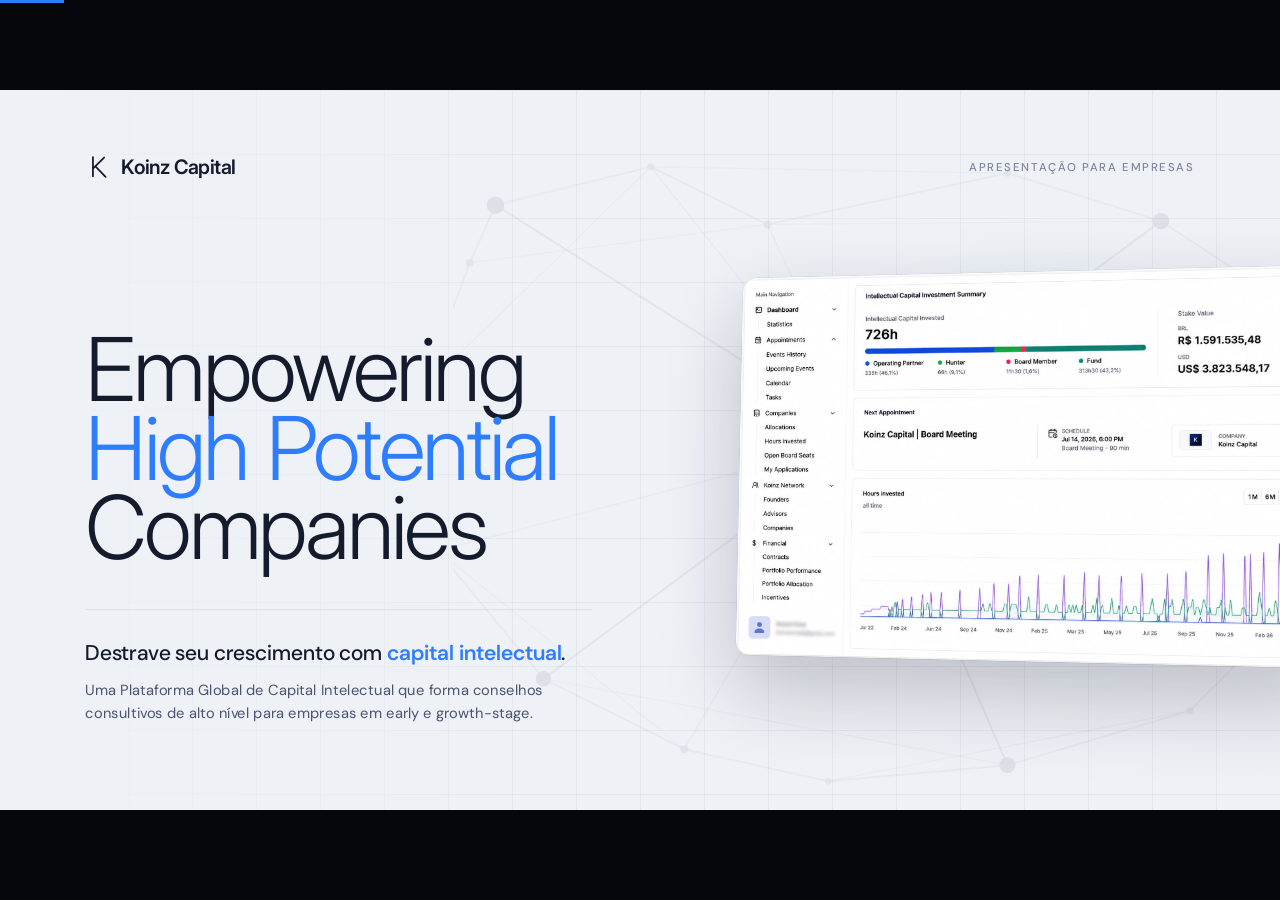
<file: pt.html>
<!doctype html>
<html lang="pt-BR">
<head>
  <meta charset="utf-8">
  <meta name="viewport" content="width=device-width, initial-scale=1">
  <title>Koinz Capital · Apresentação para Empresas</title>
  <meta name="description" content="Koinz Capital — Plataforma Global de Capital Intelectual para empresas de alto potencial.">
  <link rel="preconnect" href="https://fonts.googleapis.com">
  <link rel="preconnect" href="https://fonts.gstatic.com" crossorigin>
  <link href="https://fonts.googleapis.com/css2?family=DM+Sans:opsz,wght@9..40,400;9..40,500;9..40,600;9..40,700&family=Inter:wght@300;400;500;600;700&display=swap" rel="stylesheet">
  <link rel="stylesheet" href="styles.css">
</head>
<body>

<!-- Ícones (sprite) -->
<svg width="0" height="0" style="position:absolute" aria-hidden="true">
  <symbol id="k" viewBox="0 0 100 100"><path class="k" d="M30 12V88M30 58L74 14M40 49L80 90" fill="none" stroke="currentColor" stroke-width="7" stroke-linecap="round" stroke-linejoin="round"/></symbol>
  <symbol id="i-users" viewBox="0 0 24 24"><path d="M16 21v-2a4 4 0 0 0-4-4H6a4 4 0 0 0-4 4v2"/><circle cx="9" cy="7" r="4"/><path d="M22 21v-2a4 4 0 0 0-3-3.87M16 3.13a4 4 0 0 1 0 7.75"/></symbol>
  <symbol id="i-globe" viewBox="0 0 24 24"><circle cx="12" cy="12" r="10"/><path d="M2 12h20M12 2a15.3 15.3 0 0 1 4 10 15.3 15.3 0 0 1-4 10 15.3 15.3 0 0 1-4-10 15.3 15.3 0 0 1 4-10z"/></symbol>
  <symbol id="i-calendar" viewBox="0 0 24 24"><rect x="3" y="4" width="18" height="18" rx="2"/><path d="M16 2v4M8 2v4M3 10h18"/></symbol>
  <symbol id="i-trending" viewBox="0 0 24 24"><path d="M22 7l-8.5 8.5-5-5L2 17"/><path d="M16 7h6v6"/></symbol>
  <symbol id="i-dollar" viewBox="0 0 24 24"><path d="M12 2v20M17 5H9.5a3.5 3.5 0 0 0 0 7h5a3.5 3.5 0 0 1 0 7H6"/></symbol>
  <symbol id="i-compass" viewBox="0 0 24 24"><circle cx="12" cy="12" r="10"/><path d="M16.24 7.76l-2.12 6.36-6.36 2.12 2.12-6.36z"/></symbol>
  <symbol id="i-layers" viewBox="0 0 24 24"><path d="M12 2L2 7l10 5 10-5-10-5zM2 17l10 5 10-5M2 12l10 5 10-5"/></symbol>
  <symbol id="i-share" viewBox="0 0 24 24"><circle cx="18" cy="5" r="3"/><circle cx="6" cy="12" r="3"/><circle cx="18" cy="19" r="3"/><path d="M8.59 13.51l6.83 3.98M15.41 6.51l-6.82 3.98"/></symbol>
  <symbol id="i-scale" viewBox="0 0 24 24"><path d="M12 3v18M5 7h14M8 21h8M5 7l-3 7a3 3 0 0 0 6 0zM19 7l-3 7a3 3 0 0 0 6 0z"/></symbol>
  <symbol id="i-cloud" viewBox="0 0 24 24"><path d="M17.5 19H9a7 7 0 1 1 6.71-9h1.79a4.5 4.5 0 1 1 0 9z"/></symbol>
  <symbol id="i-megaphone" viewBox="0 0 24 24"><path d="M3 11l18-5v12L3 14v-3z"/><path d="M11.6 16.8a3 3 0 1 1-5.8-1.6"/></symbol>
  <symbol id="i-calc" viewBox="0 0 24 24"><rect x="4" y="2" width="16" height="20" rx="2"/><path d="M8 6h8M8 11h.01M12 11h.01M16 11h.01M8 15h.01M12 15h.01M16 15h.01M8 19h.01M12 19h.01M16 19h.01"/></symbol>
  <symbol id="i-briefcase" viewBox="0 0 24 24"><rect x="2" y="7" width="20" height="14" rx="2"/><path d="M16 21V5a2 2 0 0 0-2-2h-4a2 2 0 0 0-2 2v16"/></symbol>
  <symbol id="i-link" viewBox="0 0 24 24"><path d="M10 13a5 5 0 0 0 7.54.54l3-3a5 5 0 0 0-7.07-7.07l-1.72 1.71"/><path d="M14 11a5 5 0 0 0-7.54-.54l-3 3a5 5 0 0 0 7.07 7.07l1.71-1.71"/></symbol>
  <symbol id="i-sliders" viewBox="0 0 24 24"><path d="M4 21v-7M4 10V3M12 21v-9M12 8V3M20 21v-5M20 12V3M1 14h6M9 8h6M17 16h6"/></symbol>
  <symbol id="i-zap" viewBox="0 0 24 24"><path d="M13 2L3 14h9l-1 8 10-12h-9l1-8z"/></symbol>
  <symbol id="i-target" viewBox="0 0 24 24"><circle cx="12" cy="12" r="10"/><circle cx="12" cy="12" r="6"/><circle cx="12" cy="12" r="2"/></symbol>
  <symbol id="i-home" viewBox="0 0 24 24"><path d="M3 9l9-7 9 7v11a2 2 0 0 1-2 2H5a2 2 0 0 1-2-2z"/><path d="M9 22V12h6v10"/></symbol>
  <symbol id="i-pin" viewBox="0 0 24 24"><path d="M21 10c0 7-9 13-9 13s-9-6-9-13a9 9 0 0 1 18 0z"/><circle cx="12" cy="10" r="3"/></symbol>
  <symbol id="i-arrow" viewBox="0 0 24 24"><path d="M5 12h14M12 5l7 7-7 7"/></symbol>
  <symbol id="i-left" viewBox="0 0 24 24"><path d="M15 18l-6-6 6-6"/></symbol>
  <symbol id="i-right" viewBox="0 0 24 24"><path d="M9 18l6-6-6-6"/></symbol>
  <symbol id="i-grid" viewBox="0 0 24 24"><rect x="3" y="3" width="7" height="7"/><rect x="14" y="3" width="7" height="7"/><rect x="3" y="14" width="7" height="7"/><rect x="14" y="14" width="7" height="7"/></symbol>
  <symbol id="i-full" viewBox="0 0 24 24"><path d="M8 3H5a2 2 0 0 0-2 2v3M21 8V5a2 2 0 0 0-2-2h-3M3 16v3a2 2 0 0 0 2 2h3M16 21h3a2 2 0 0 0 2-2v-3"/></symbol>
  <symbol id="i-linkedin" viewBox="0 0 24 24"><path d="M16 8a6 6 0 0 1 6 6v7h-4v-7a2 2 0 0 0-4 0v7h-4v-7a6 6 0 0 1 6-6z"/><rect x="2" y="9" width="4" height="12"/><circle cx="4" cy="4" r="2"/></symbol>
  <symbol id="i-instagram" viewBox="0 0 24 24"><rect x="2" y="2" width="20" height="20" rx="5"/><circle cx="12" cy="12" r="4"/><path d="M17.5 6.5h.01"/></symbol>
  <symbol id="i-youtube" viewBox="0 0 24 24"><path d="M22.54 6.42a2.78 2.78 0 0 0-1.94-2C18.88 4 12 4 12 4s-6.88 0-8.6.46a2.78 2.78 0 0 0-1.94 2A29 29 0 0 0 1 11.75a29 29 0 0 0 .46 5.33A2.78 2.78 0 0 0 3.4 19c1.72.46 8.6.46 8.6.46s6.88 0 8.6-.46a2.78 2.78 0 0 0 1.94-2 29 29 0 0 0 .46-5.25 29 29 0 0 0-.46-5.33z"/><path d="M9.75 15.02l5.75-3.27-5.75-3.27z"/></symbol>
  <symbol id="constellation" viewBox="0 0 660 450">
    <polyline points="98,72 195,48 268,84 418,52 514,82 584,128 622,228 598,322 532,388 418,422 306,432 216,412 128,368 62,288 52,188 82,108 98,72" fill="none" stroke="currentColor" stroke-linejoin="round" stroke-opacity="0.5" stroke-width="1.2"/>
    <g stroke="currentColor" stroke-linecap="round" stroke-opacity="0.32" stroke-width="0.9"><line x1="195" x2="418" y1="48" y2="52"/><line x1="268" x2="514" y1="84" y2="82"/><line x1="584" x2="598" y1="128" y2="322"/><line x1="532" x2="306" y1="388" y2="432"/><line x1="216" x2="62" y1="412" y2="288"/><line x1="52" x2="195" y1="188" y2="48"/><line x1="82" x2="268" y1="108" y2="84"/><line x1="418" x2="128" y1="422" y2="368"/></g>
    <g stroke="currentColor" stroke-linecap="round" stroke-opacity="0.7" stroke-width="1.3"><line x1="330" x2="98" y1="218" y2="72"/><line x1="330" x2="514" y1="218" y2="82"/><line x1="330" x2="622" y1="218" y2="228"/><line x1="330" x2="418" y1="218" y2="422"/><line x1="330" x2="128" y1="218" y2="368"/></g>
    <g stroke="currentColor" stroke-linecap="round" stroke-opacity="0.4" stroke-width="1"><line x1="330" x2="268" y1="218" y2="84"/><line x1="330" x2="598" y1="218" y2="322"/><line x1="330" x2="216" y1="218" y2="412"/><line x1="330" x2="62" y1="218" y2="288"/><line x1="330" x2="195" y1="218" y2="48"/></g>
    <g fill="currentColor" fill-opacity="0.75"><circle cx="195" cy="48" r="2.2"/><circle cx="268" cy="84" r="2.5"/><circle cx="418" cy="52" r="2.1"/><circle cx="584" cy="128" r="2.5"/><circle cx="622" cy="228" r="2.6"/><circle cx="598" cy="322" r="2.3"/><circle cx="532" cy="388" r="2.2"/><circle cx="306" cy="432" r="2.1"/><circle cx="216" cy="412" r="2.5"/><circle cx="62" cy="288" r="2.5"/><circle cx="52" cy="188" r="2.2"/><circle cx="82" cy="108" r="2.4"/></g>
    <g fill="currentColor"><circle cx="98" cy="72" r="5.5"/><circle cx="514" cy="82" r="5.2"/><circle cx="128" cy="368" r="4.8"/><circle cx="418" cy="422" r="5"/></g>
    <circle cx="330" cy="218" fill="none" r="18" stroke="currentColor" stroke-opacity="0.4" stroke-width="1.2"/>
    <circle cx="330" cy="218" fill="currentColor" r="9"/>
  </symbol>
</svg>

<div class="progress" id="progress"></div>

<div class="viewport">
<main class="deck" id="deck">

  <!-- ============================================================
       01 · HERO
       ============================================================ -->
  <div class="slide-wrap"><section class="slide slide--light hero" data-sec="Koinz Capital">
    <div class="grid-bg"></div>
    <svg class="constellation" viewBox="0 0 660 450" preserveAspectRatio="xMidYMid slice"><use href="#constellation"/></svg>
    <div class="hero__visual" data-r style="--d:4">
      <div class="glow"></div>
      <img src="assets/home/hero-dashboard.jpeg" alt="Plataforma Koinz: capital intelectual investido, conselho e reuniões">
    </div>
    <header class="brandbar" data-r>
      <div class="brandbar__logo"><svg><use href="#k"/></svg>Koinz Capital</div>
      <div class="brandbar__tag">Apresentação para empresas</div>
    </header>
    <div class="hero__main">
      <h1 class="h-xl" data-r style="--d:1;font-size:132px">
        <span>Empowering</span>
        <span><em>High Potential</em></span>
        <span>Companies</span>
      </h1>
      <div class="hero__foot" data-r style="--d:2">
        <p class="hero__sub">Destrave seu crescimento com <strong>capital intelectual</strong>.</p>
        <p class="hero__desc">Uma Plataforma Global de Capital Intelectual que forma conselhos consultivos de alto nível para empresas em early e growth-stage.</p>
      </div>
    </div>
  </section></div>

  <!-- ============================================================
       02 · VISÃO
       ============================================================ -->
  <div class="slide-wrap"><section class="slide slide--white vision" data-sec="Nossa visão">
    <p class="label label--muted" data-r>Nossa visão</p>
    <h2 class="vision__text" data-words>O mercado tem capital financeiro em abundância. O que diferencia as empresas que escalam é a qualidade da execução, a orientação estratégica, a reputação e o acesso às pessoas certas no momento certo.</h2>
    <p class="vision__note" data-r style="--d:12">Escalar é difícil. Escalar sozinho é mais ainda.</p>
    <footer class="chrome"></footer>
  </section></div>

  <!-- ============================================================
       03 · O QUE É A KOINZ
       ============================================================ -->
  <div class="slide-wrap"><section class="slide slide--dark" data-sec="Sobre a Koinz">
    <div class="grid-bg"></div>
    <div class="about">
      <div class="about__text">
        <p class="label" data-r>O que é a Koinz Capital</p>
        <h2 class="h-lg" data-r style="--d:1">Uma plataforma global de <em>capital intelectual</em></h2>
        <p class="lead" data-r style="--d:2">Investimos em empresas com alto potencial de crescimento por meio de um <b>conselho consultivo</b> formado por membros de alto renome — C-Levels, VPs e fundadores com passagem por Apple, Revolut, Cora, Microsoft, Google, Meta, Alibaba e outras referências globais.</p>
      </div>
      <div class="panel pillars" data-r style="--d:2">
        <article class="cell"><span class="idx">01</span><h3>Acesso</h3><p>Rede global de +160 conselheiros em +18 países.</p></article>
        <article class="cell"><span class="idx">02</span><h3>Conhecimento</h3><p>Expertise de líderes de empresas globais.</p></article>
        <article class="cell"><span class="idx">03</span><h3>Execução</h3><p>Acompanhamento ativo via conselho consultivo.</p></article>
        <article class="cell"><span class="idx">04</span><h3>Reputação</h3><p>Associação com referências globais do mercado.</p></article>
      </div>
    </div>
    <footer class="chrome"></footer>
  </section></div>

  <!-- ============================================================
       04 · GLOBAL NETWORK — GLOBO DE CIDADES
       ============================================================ -->
  <div class="slide-wrap"><section class="slide slide--light globe-slide" data-sec="Global Network">
    <div class="head">
      <p class="label label--muted" data-r>Global Network</p>
      <h2 data-r style="--d:1"><span><em>Mentes estratégicas e empresas de alto potencial conectadas globalmente.</em></span><span>Uma plataforma de capital intelectual.</span></h2>
    </div>
    <div class="globe" id="globe" data-r style="--d:2">
      <ul class="globe__list">
        <li class="city"><div class="city__img"><img src="assets/home/cities/sao-paulo.jpg" alt=""></div><span class="city__label">São Paulo</span></li>
        <li class="city"><div class="city__img"><img src="assets/home/cities/new-york.jpg" alt=""></div><span class="city__label">New York</span></li>
        <li class="city"><div class="city__img"><img src="assets/home/cities/london.jpg" alt=""></div><span class="city__label">London</span></li>
        <li class="city"><div class="city__img"><img src="assets/home/cities/belo-horizonte.jpg" alt=""></div><span class="city__label">Belo Horizonte</span></li>
        <li class="city"><div class="city__img"><img src="assets/home/cities/san-francisco.jpg" alt=""></div><span class="city__label">San Francisco</span></li>
        <li class="city"><div class="city__img"><img src="assets/home/cities/zurich.jpg" alt=""></div><span class="city__label">Zürich</span></li>
        <li class="city"><div class="city__img"><img src="assets/home/cities/shanghai.jpg" alt=""></div><span class="city__label">Shanghai</span></li>
        <li class="city"><div class="city__img"><img src="assets/home/cities/miami.jpg" alt=""></div><span class="city__label">Miami</span></li>
        <li class="city"><div class="city__img"><img src="assets/home/cities/lisboa.jpg" alt=""></div><span class="city__label">Lisboa</span></li>
        <li class="city"><div class="city__img"><img src="assets/home/cities/toronto.jpg" alt=""></div><span class="city__label">Toronto</span></li>
        <li class="city"><div class="city__img"><img src="assets/home/cities/rio-de-janeiro.jpg" alt=""></div><span class="city__label">Rio de Janeiro</span></li>
        <li class="city"><div class="city__img"><img src="assets/home/cities/stockholm.jpg" alt=""></div><span class="city__label">Stockholm</span></li>
        <li class="city"><div class="city__img"><img src="assets/home/cities/austin.jpg" alt=""></div><span class="city__label">Austin</span></li>
        <li class="city"><div class="city__img"><img src="assets/home/cities/milano.jpg" alt=""></div><span class="city__label">Milano</span></li>
        <li class="city"><div class="city__img"><img src="assets/home/cities/bangkok.jpg" alt=""></div><span class="city__label">Bangkok</span></li>
        <li class="city"><div class="city__img"><img src="assets/home/cities/munich.jpg" alt=""></div><span class="city__label">Munich</span></li>
        <li class="city"><div class="city__img"><img src="assets/home/cities/sydney.jpg" alt=""></div><span class="city__label">Sydney</span></li>
      </ul>
      <p class="globe__center"><strong><b>5</b> Continentes</strong><span>Presença da rede Koinz</span></p>
    </div>
  </section></div>

  <!-- ============================================================
       05 · NÚMEROS
       ============================================================ -->
  <div class="slide-wrap"><section class="slide slide--dark" data-sec="Global Network">
    <div class="grid-bg"></div>
    <div class="top">
      <div>
        <p class="label" data-r>Koinz Capital em números</p>
        <h2 class="h-md" data-r style="--d:1">Uma rede que <em>já está em campo.</em></h2>
      </div>
    </div>
    <dl class="panel stats" data-r style="--d:2">
      <div class="stat"><dt><span>+</span><b class="count" data-to="18">18</b></dt><dd>Países</dd></div>
      <div class="stat"><dt><span>+</span><b class="count" data-to="46">46</b></dt><dd>Empresas</dd></div>
      <div class="stat"><dt><span>+</span><b class="count" data-to="160">160</b></dt><dd>Conselheiros</dd></div>
    </dl>
    <div class="hours" data-r style="--d:3">
      <svg class="constellation" viewBox="0 0 660 450"><use href="#constellation"/></svg>
      <strong>+<b class="count" data-to="50000">50.000</b></strong>
      <p>horas de Capital Intelectual investidas nas empresas do nosso portfólio.</p>
    </div>
    <footer class="chrome"></footer>
  </section></div>

  <!-- ============================================================
       06 · CICLO VIRTUOSO
       ============================================================ -->
  <div class="slide-wrap"><section class="slide slide--light" data-sec="O modelo">
    <div class="grid-bg"></div>
    <div class="cycle">
      <svg class="orbit" viewBox="0 0 600 600" data-r aria-hidden="true">
        <defs>
          <radialGradient id="coreGrad" cx="30%" cy="30%" r="80%"><stop offset="0" stop-color="#4b93ff"/><stop offset="1" stop-color="#1a3fb8"/></radialGradient>
          <path id="orbitPath" d="M300,100 A220,220 0 1,1 299.99,100"/>
        </defs>
        <circle class="ring2" cx="300" cy="320" r="280"/>
        <circle class="ring2" cx="300" cy="320" r="160"/>
        <circle class="ring" cx="300" cy="320" r="220"/>
        <circle class="dot" r="6"><animateMotion dur="12s" repeatCount="indefinite"><mpath href="#orbitPath"/></animateMotion></circle>
        <circle class="dot" r="6"><animateMotion dur="12s" begin="-4s" repeatCount="indefinite"><mpath href="#orbitPath"/></animateMotion></circle>
        <circle class="dot" r="6"><animateMotion dur="12s" begin="-8s" repeatCount="indefinite"><mpath href="#orbitPath"/></animateMotion></circle>
        <circle cx="300" cy="320" r="96" fill="url(#coreGrad)"/>
        <use href="#k" x="252" y="272" width="96" height="96" color="#ffffff"/>
        <circle class="node node--ink" cx="300" cy="100" r="52"/>
        <use href="#k" x="276" y="76" width="48" height="48" color="#ffffff"/>
        <text class="lbl" x="300" y="24">Koinz Capital</text>
        <circle class="node" cx="490.5" cy="430" r="52"/>
        <use href="#i-users" class="ic" x="468.5" y="408" width="44" height="44" stroke="#141b2d"/>
        <text class="lbl" x="490.5" y="516">Conselheiros</text>
        <circle class="node node--brand" cx="109.5" cy="430" r="52"/>
        <use href="#i-trending" class="ic" x="87.5" y="408" width="44" height="44" stroke="#ffffff"/>
        <text class="lbl" x="109.5" y="516">Empresas</text>
      </svg>
      <div>
        <p class="label" data-r>O modelo</p>
        <h2 class="h-md" data-r style="--d:1;margin-bottom:48px">O ciclo <em>virtuoso</em></h2>
        <div class="panel cycle__rows" data-r style="--d:2">
          <div class="cycle__row"><div><span class="idx">01</span><h3>Koinz Capital</h3></div><ul><li>Investimento via capital intelectual</li><li>Matching entre dores/objetivos e conselheiros</li><li>Suporte ao conselho consultivo</li></ul></div>
          <div class="cycle__row"><div><span class="idx">02</span><h3>Conselheiros</h3></div><ul><li>Unem-se à Koinz Network com experiência estratégica</li><li>Participam dos resultados proporcionalmente</li><li>Passam por um processo seletivo rigoroso</li></ul></div>
          <div class="cycle__row"><div><span class="idx">03</span><h3><em>Empresas</em></h3></div><ul><li>Recebem capital intelectual com foco em suas dores e desafios</li><li>Recebem suporte durante todo o processo</li><li>Acesso a uma rede extremamente qualificada para mentorias, promoção e conexões</li></ul></div>
        </div>
      </div>
    </div>
    <footer class="chrome"></footer>
  </section></div>

  <!-- ============================================================
       07 · COMO FUNCIONA
       ============================================================ -->
  <div class="slide-wrap"><section class="slide slide--dark" data-sec="Modelo de investimento">
    <div class="grid-bg"></div>
    <div class="top">
      <div>
        <p class="label" data-r>Modelo de investimento</p>
        <h2 class="h-lg" data-r style="--d:1">Como <em>funciona</em></h2>
      </div>
      <p class="lead" data-r style="--d:2">O investimento é feito em formato de capital intelectual, com entrega contínua por meio de um conselho consultivo.</p>
    </div>
    <div class="panel how" data-r style="--d:2">
      <article class="cell">
        <span class="idx">01 — Capital Intelectual</span>
        <div class="big">$100k<small>em capital intelectual, aporte distribuído ao longo de 24 meses</small></div>
        <p class="note">O valor do aporte não financeiro é diluído proporcionalmente à medida que novos investidores entram na rodada.</p>
      </article>
      <article class="cell">
        <span class="idx">02 — Formação do Conselho</span>
        <ul class="list">
          <li>3 a 5 conselheiros</li>
          <li>1 Operating Partner</li>
          <li>Reuniões mensais de 1h30, gravadas no Zoom</li>
          <li>Acesso direto aos membros do conselho via WhatsApp</li>
        </ul>
        <p class="note">Selecionados com base no desafio do negócio: go-to-market, funding, produto…</p>
      </article>
      <article class="cell">
        <span class="idx">03 — Suporte Koinz Capital</span>
        <ul class="list">
          <li>Metodologia estratégica de governança</li>
          <li>Rede global de membros e parceiros</li>
        </ul>
        <p class="note">A Koinz orquestra toda a dinâmica de conselho, entregando alinhamento, ritmo e conexões.</p>
      </article>
    </div>
    <footer class="chrome"></footer>
  </section></div>

  <!-- ============================================================
       08 · DE ONDE VÊM OS MEMBROS (tickers)
       ============================================================ -->
  <div class="slide-wrap"><section class="slide slide--light minds" data-sec="Koinz Network">
    <div class="head">
      <p class="label label--muted" data-r>Koinz Network</p>
      <h2 data-r style="--d:1">C-Levels, VPs e fundadores das <em>maiores referências globais.</em></h2>
    </div>
    <div class="tickers" data-r style="--d:2">
      <div class="ticker">
        <p>Nossos membros trazem experiência de empresas como</p>
        <div class="ticker__mask"><div class="ticker__view" data-ticker>
          <div class="ticker__track">
            <img src="assets/home/companies/apple.svg" alt="Apple">
            <img src="assets/home/companies/revolut.svg" alt="Revolut">
            <img src="assets/home/companies/jpmorgan.svg" alt="J.P. Morgan">
            <img src="assets/home/companies/coca-cola.webp" alt="Coca-Cola">
            <img src="assets/home/companies/ibm.svg" alt="IBM">
            <img src="assets/home/companies/visa.webp" alt="Visa">
            <img src="assets/home/companies/unilever.png" alt="Unilever">
            <img src="assets/home/companies/citi.svg" alt="Citi">
            <img src="assets/home/companies/loreal.webp" alt="L'Oréal">
            <img src="assets/home/companies/novartis.webp" alt="Novartis">
            <img src="assets/home/companies/ubs.png" alt="UBS">
            <img src="assets/home/companies/bofa.svg" alt="Bank of America">
            <img src="assets/home/companies/bnp-paribas.webp" alt="BNP Paribas">
            <img src="assets/home/companies/syngenta.png" alt="Syngenta">
            <img src="assets/home/companies/afya.png" alt="Afya">
            <img src="assets/home/companies/dufry.png" alt="Dufry">
            <img src="assets/home/companies/workiva.png" alt="Workiva">
            <img src="assets/home/companies/transfero.png" alt="Transfero">
          </div>
        </div></div>
      </div>
      <div class="ticker ticker--schools">
        <p>E de algumas das principais escolas de negócios do mundo</p>
        <div class="ticker__mask"><div class="ticker__view" data-ticker>
          <div class="ticker__track">
            <img src="assets/home/schools/harvard.webp" alt="Harvard">
            <img src="assets/home/schools/stanford.png" alt="Stanford">
            <img src="assets/home/schools/mit.png" alt="MIT">
            <img src="assets/home/schools/wharton.png" alt="Wharton">
            <img src="assets/home/schools/insead.png" alt="INSEAD">
            <img src="assets/home/schools/kellogg.webp" alt="Kellogg">
            <img src="assets/home/schools/chicago.png" alt="University of Chicago">
            <img src="assets/home/schools/nyu.webp" alt="NYU">
          </div>
        </div></div>
      </div>
    </div>
    <footer class="chrome"></footer>
  </section></div>

  <!-- ============================================================
       09 · MEMBROS DA REDE
       ============================================================ -->
  <div class="slide-wrap"><section class="slide slide--dark" data-sec="Koinz Network">
    <div class="grid-bg"></div>
    <div class="top" style="margin-bottom:40px">
      <div>
        <p class="label" data-r>Nossa rede · alguns dos conselheiros que podem compor o seu</p>
        <h2 class="h-md" data-r style="--d:1">Quem poderia sentar no <em>seu conselho</em></h2>
      </div>
    </div>
    <div class="members">
      <div class="panel advisors" data-r style="--d:2">
        <article class="advisor"><div class="advisor__head"><img class="advisor__photo" src="assets/conselheiros/ana-chiappetta.jpg" alt="Ana Chiappetta"><h3>Ana Chiappetta</h3></div><ul class="advisor__roles"><li>Agency Partnerships Manager<b>TikTok</b></li><li>Ex-Diretora de Customer Success<b>Alibaba</b></li></ul></article>
        <article class="advisor"><div class="advisor__head"><img class="advisor__photo" src="assets/conselheiros/bruno-moura.jpg" alt="Bruno Moura"><h3>Bruno Moura</h3></div><ul class="advisor__roles"><li>VP &amp; GM LATAM<b>Harman</b></li><li>Ex-Head B2B<b>Apple</b></li></ul></article>
        <article class="advisor"><div class="advisor__head"><img class="advisor__photo" src="assets/conselheiros/fabian-meyer.jpg" alt="Fabian Meyer"><h3>Fabian Meyer</h3></div><ul class="advisor__roles"><li>Cofundador<b>Cora Bank</b></li></ul></article>
        <article class="advisor"><div class="advisor__head"><img class="advisor__photo" src="assets/conselheiros/hermes-godoy.jpg" alt="Hermes Godoy"><h3>Hermes Godoy</h3></div><ul class="advisor__roles"><li>Ex-Diretor Comercial<b>VISA LATAM</b></li></ul></article>
        <article class="advisor"><div class="advisor__head"><img class="advisor__photo" src="assets/conselheiros/pedro-zannoni.jpg" alt="Pedro Zannoni"><h3>Pedro Zannoni</h3></div><ul class="advisor__roles"><li>CEO<b>Lacoste LATAM</b></li></ul></article>
        <article class="advisor"><div class="advisor__head"><img class="advisor__photo" src="assets/conselheiros/philipe-herman.jpg" alt="Philipe Herman"><h3>Philipe Herman</h3></div><ul class="advisor__roles"><li>Head<b>XP Empresas</b></li><li>Cofundador<b>C6 Bank</b></li></ul></article>
      </div>
      <a class="qr-card" href="https://koinzcapital.com.br/pt-BR/advisors" target="_blank" rel="noopener" data-r style="--d:3">
        <span class="qr-card__title">E outros <em>+150 conselheiros</em> na rede Koinz</span>
        <svg class="qr" viewBox="0 0 29 29" shape-rendering="crispEdges" aria-label="QR code para koinzcapital.com.br/pt-BR/advisors"><path d="M0 0h1v1h-1zM1 0h1v1h-1zM2 0h1v1h-1zM3 0h1v1h-1zM4 0h1v1h-1zM5 0h1v1h-1zM6 0h1v1h-1zM9 0h1v1h-1zM10 0h1v1h-1zM11 0h1v1h-1zM13 0h1v1h-1zM18 0h1v1h-1zM22 0h1v1h-1zM23 0h1v1h-1zM24 0h1v1h-1zM25 0h1v1h-1zM26 0h1v1h-1zM27 0h1v1h-1zM28 0h1v1h-1zM0 1h1v1h-1zM6 1h1v1h-1zM8 1h1v1h-1zM9 1h1v1h-1zM13 1h1v1h-1zM14 1h1v1h-1zM17 1h1v1h-1zM20 1h1v1h-1zM22 1h1v1h-1zM28 1h1v1h-1zM0 2h1v1h-1zM2 2h1v1h-1zM3 2h1v1h-1zM4 2h1v1h-1zM6 2h1v1h-1zM8 2h1v1h-1zM9 2h1v1h-1zM10 2h1v1h-1zM12 2h1v1h-1zM15 2h1v1h-1zM16 2h1v1h-1zM19 2h1v1h-1zM22 2h1v1h-1zM24 2h1v1h-1zM25 2h1v1h-1zM26 2h1v1h-1zM28 2h1v1h-1zM0 3h1v1h-1zM2 3h1v1h-1zM3 3h1v1h-1zM4 3h1v1h-1zM6 3h1v1h-1zM8 3h1v1h-1zM10 3h1v1h-1zM11 3h1v1h-1zM12 3h1v1h-1zM13 3h1v1h-1zM16 3h1v1h-1zM17 3h1v1h-1zM20 3h1v1h-1zM22 3h1v1h-1zM24 3h1v1h-1zM25 3h1v1h-1zM26 3h1v1h-1zM28 3h1v1h-1zM0 4h1v1h-1zM2 4h1v1h-1zM3 4h1v1h-1zM4 4h1v1h-1zM6 4h1v1h-1zM9 4h1v1h-1zM11 4h1v1h-1zM13 4h1v1h-1zM16 4h1v1h-1zM17 4h1v1h-1zM18 4h1v1h-1zM19 4h1v1h-1zM20 4h1v1h-1zM22 4h1v1h-1zM24 4h1v1h-1zM25 4h1v1h-1zM26 4h1v1h-1zM28 4h1v1h-1zM0 5h1v1h-1zM6 5h1v1h-1zM10 5h1v1h-1zM11 5h1v1h-1zM12 5h1v1h-1zM16 5h1v1h-1zM22 5h1v1h-1zM28 5h1v1h-1zM0 6h1v1h-1zM1 6h1v1h-1zM2 6h1v1h-1zM3 6h1v1h-1zM4 6h1v1h-1zM5 6h1v1h-1zM6 6h1v1h-1zM8 6h1v1h-1zM10 6h1v1h-1zM12 6h1v1h-1zM14 6h1v1h-1zM16 6h1v1h-1zM18 6h1v1h-1zM20 6h1v1h-1zM22 6h1v1h-1zM23 6h1v1h-1zM24 6h1v1h-1zM25 6h1v1h-1zM26 6h1v1h-1zM27 6h1v1h-1zM28 6h1v1h-1zM8 7h1v1h-1zM9 7h1v1h-1zM10 7h1v1h-1zM11 7h1v1h-1zM12 7h1v1h-1zM14 7h1v1h-1zM19 7h1v1h-1zM20 7h1v1h-1zM0 8h1v1h-1zM6 8h1v1h-1zM8 8h1v1h-1zM9 8h1v1h-1zM11 8h1v1h-1zM13 8h1v1h-1zM14 8h1v1h-1zM15 8h1v1h-1zM17 8h1v1h-1zM18 8h1v1h-1zM19 8h1v1h-1zM21 8h1v1h-1zM22 8h1v1h-1zM25 8h1v1h-1zM26 8h1v1h-1zM27 8h1v1h-1zM0 9h1v1h-1zM1 9h1v1h-1zM3 9h1v1h-1zM5 9h1v1h-1zM11 9h1v1h-1zM15 9h1v1h-1zM17 9h1v1h-1zM18 9h1v1h-1zM19 9h1v1h-1zM20 9h1v1h-1zM21 9h1v1h-1zM23 9h1v1h-1zM24 9h1v1h-1zM26 9h1v1h-1zM27 9h1v1h-1zM0 10h1v1h-1zM4 10h1v1h-1zM6 10h1v1h-1zM8 10h1v1h-1zM13 10h1v1h-1zM15 10h1v1h-1zM16 10h1v1h-1zM17 10h1v1h-1zM21 10h1v1h-1zM22 10h1v1h-1zM0 11h1v1h-1zM1 11h1v1h-1zM2 11h1v1h-1zM4 11h1v1h-1zM5 11h1v1h-1zM8 11h1v1h-1zM9 11h1v1h-1zM10 11h1v1h-1zM14 11h1v1h-1zM15 11h1v1h-1zM16 11h1v1h-1zM18 11h1v1h-1zM20 11h1v1h-1zM22 11h1v1h-1zM23 11h1v1h-1zM25 11h1v1h-1zM1 12h1v1h-1zM4 12h1v1h-1zM6 12h1v1h-1zM9 12h1v1h-1zM10 12h1v1h-1zM11 12h1v1h-1zM12 12h1v1h-1zM16 12h1v1h-1zM20 12h1v1h-1zM22 12h1v1h-1zM23 12h1v1h-1zM28 12h1v1h-1zM0 13h1v1h-1zM3 13h1v1h-1zM5 13h1v1h-1zM7 13h1v1h-1zM8 13h1v1h-1zM11 13h1v1h-1zM12 13h1v1h-1zM13 13h1v1h-1zM15 13h1v1h-1zM18 13h1v1h-1zM19 13h1v1h-1zM20 13h1v1h-1zM22 13h1v1h-1zM23 13h1v1h-1zM24 13h1v1h-1zM27 13h1v1h-1zM28 13h1v1h-1zM1 14h1v1h-1zM2 14h1v1h-1zM4 14h1v1h-1zM6 14h1v1h-1zM7 14h1v1h-1zM9 14h1v1h-1zM10 14h1v1h-1zM11 14h1v1h-1zM13 14h1v1h-1zM14 14h1v1h-1zM15 14h1v1h-1zM17 14h1v1h-1zM18 14h1v1h-1zM20 14h1v1h-1zM21 14h1v1h-1zM23 14h1v1h-1zM24 14h1v1h-1zM25 14h1v1h-1zM26 14h1v1h-1zM0 15h1v1h-1zM2 15h1v1h-1zM3 15h1v1h-1zM7 15h1v1h-1zM9 15h1v1h-1zM10 15h1v1h-1zM15 15h1v1h-1zM16 15h1v1h-1zM18 15h1v1h-1zM20 15h1v1h-1zM21 15h1v1h-1zM26 15h1v1h-1zM28 15h1v1h-1zM0 16h1v1h-1zM1 16h1v1h-1zM6 16h1v1h-1zM10 16h1v1h-1zM11 16h1v1h-1zM13 16h1v1h-1zM14 16h1v1h-1zM15 16h1v1h-1zM16 16h1v1h-1zM17 16h1v1h-1zM25 16h1v1h-1zM26 16h1v1h-1zM0 17h1v1h-1zM2 17h1v1h-1zM3 17h1v1h-1zM5 17h1v1h-1zM8 17h1v1h-1zM10 17h1v1h-1zM11 17h1v1h-1zM14 17h1v1h-1zM16 17h1v1h-1zM19 17h1v1h-1zM20 17h1v1h-1zM22 17h1v1h-1zM23 17h1v1h-1zM24 17h1v1h-1zM26 17h1v1h-1zM27 17h1v1h-1zM28 17h1v1h-1zM0 18h1v1h-1zM1 18h1v1h-1zM2 18h1v1h-1zM3 18h1v1h-1zM6 18h1v1h-1zM7 18h1v1h-1zM14 18h1v1h-1zM15 18h1v1h-1zM16 18h1v1h-1zM18 18h1v1h-1zM19 18h1v1h-1zM20 18h1v1h-1zM21 18h1v1h-1zM22 18h1v1h-1zM25 18h1v1h-1zM28 18h1v1h-1zM0 19h1v1h-1zM2 19h1v1h-1zM3 19h1v1h-1zM8 19h1v1h-1zM10 19h1v1h-1zM11 19h1v1h-1zM12 19h1v1h-1zM15 19h1v1h-1zM18 19h1v1h-1zM20 19h1v1h-1zM21 19h1v1h-1zM23 19h1v1h-1zM0 20h1v1h-1zM2 20h1v1h-1zM3 20h1v1h-1zM6 20h1v1h-1zM7 20h1v1h-1zM9 20h1v1h-1zM10 20h1v1h-1zM11 20h1v1h-1zM12 20h1v1h-1zM13 20h1v1h-1zM14 20h1v1h-1zM15 20h1v1h-1zM17 20h1v1h-1zM18 20h1v1h-1zM20 20h1v1h-1zM21 20h1v1h-1zM22 20h1v1h-1zM23 20h1v1h-1zM24 20h1v1h-1zM26 20h1v1h-1zM27 20h1v1h-1zM28 20h1v1h-1zM8 21h1v1h-1zM9 21h1v1h-1zM10 21h1v1h-1zM11 21h1v1h-1zM12 21h1v1h-1zM17 21h1v1h-1zM18 21h1v1h-1zM19 21h1v1h-1zM20 21h1v1h-1zM24 21h1v1h-1zM25 21h1v1h-1zM0 22h1v1h-1zM1 22h1v1h-1zM2 22h1v1h-1zM3 22h1v1h-1zM4 22h1v1h-1zM5 22h1v1h-1zM6 22h1v1h-1zM10 22h1v1h-1zM13 22h1v1h-1zM15 22h1v1h-1zM16 22h1v1h-1zM17 22h1v1h-1zM19 22h1v1h-1zM20 22h1v1h-1zM22 22h1v1h-1zM24 22h1v1h-1zM25 22h1v1h-1zM26 22h1v1h-1zM0 23h1v1h-1zM6 23h1v1h-1zM9 23h1v1h-1zM10 23h1v1h-1zM14 23h1v1h-1zM16 23h1v1h-1zM19 23h1v1h-1zM20 23h1v1h-1zM24 23h1v1h-1zM28 23h1v1h-1zM0 24h1v1h-1zM2 24h1v1h-1zM3 24h1v1h-1zM4 24h1v1h-1zM6 24h1v1h-1zM11 24h1v1h-1zM12 24h1v1h-1zM13 24h1v1h-1zM14 24h1v1h-1zM16 24h1v1h-1zM19 24h1v1h-1zM20 24h1v1h-1zM21 24h1v1h-1zM22 24h1v1h-1zM23 24h1v1h-1zM24 24h1v1h-1zM25 24h1v1h-1zM27 24h1v1h-1zM0 25h1v1h-1zM2 25h1v1h-1zM3 25h1v1h-1zM4 25h1v1h-1zM6 25h1v1h-1zM9 25h1v1h-1zM11 25h1v1h-1zM12 25h1v1h-1zM13 25h1v1h-1zM15 25h1v1h-1zM19 25h1v1h-1zM21 25h1v1h-1zM25 25h1v1h-1zM26 25h1v1h-1zM28 25h1v1h-1zM0 26h1v1h-1zM2 26h1v1h-1zM3 26h1v1h-1zM4 26h1v1h-1zM6 26h1v1h-1zM10 26h1v1h-1zM11 26h1v1h-1zM13 26h1v1h-1zM14 26h1v1h-1zM15 26h1v1h-1zM18 26h1v1h-1zM20 26h1v1h-1zM22 26h1v1h-1zM23 26h1v1h-1zM24 26h1v1h-1zM25 26h1v1h-1zM26 26h1v1h-1zM27 26h1v1h-1zM0 27h1v1h-1zM6 27h1v1h-1zM12 27h1v1h-1zM18 27h1v1h-1zM22 27h1v1h-1zM23 27h1v1h-1zM25 27h1v1h-1zM26 27h1v1h-1zM28 27h1v1h-1zM0 28h1v1h-1zM1 28h1v1h-1zM2 28h1v1h-1zM3 28h1v1h-1zM4 28h1v1h-1zM5 28h1v1h-1zM6 28h1v1h-1zM8 28h1v1h-1zM11 28h1v1h-1zM14 28h1v1h-1zM15 28h1v1h-1zM16 28h1v1h-1zM17 28h1v1h-1zM19 28h1v1h-1zM21 28h1v1h-1zM26 28h1v1h-1z" fill="currentColor"/></svg>
        <span class="qr-card__url">koinzcapital.com.br/pt-BR/advisors <svg><use href="#i-arrow"/></svg></span>
      </a>
    </div>
    <footer class="chrome"></footer>
  </section></div>

  <!-- ============================================================
       10 · CONSELHEIROS POR SETOR (interativo)
       ============================================================ -->
  <div class="slide-wrap"><section class="slide slide--dark" data-sec="Koinz Network">
    <div class="grid-bg"></div>
    <div class="top sx-top">
      <div>
        <p class="label" data-r>Koinz Network · encontre o perfil certo para o seu desafio</p>
        <h2 class="h-md" data-r style="--d:1">Conselheiros <em>por setor</em></h2>
      </div>
      <p class="lead" data-r style="--d:2"><strong>+160 conselheiros em 22 setores.</strong> Escolha um setor para ver quem pode compor o seu conselho.</p>
    </div>
    <div class="sx no-advance">
      <nav class="sx-nav" data-r style="--d:2" aria-label="Setores"></nav>
      <div class="sx-panel" data-r style="--d:3">
        <div class="sx-head"><h3 class="sx-title"></h3><span class="sx-count"></span></div>
        <div class="sx-scroll"><div class="sx-grid" role="list"></div></div>
        <span class="sx-more">Role para ver todos</span>
      </div>
    </div>
    <script type="application/json" id="setores-data">[{"k":"Financeiro","t":"Financeiro e Mercado de Capitais","c":[{"n":"Adalmir Santos","f":"Adalmir Alves Dos Santos","r":"Sócio Agrega Estruturação e Intermediação","p":"rede/adalmir-alves-dos-santos","l":"https://br.linkedin.com/in/adalmir-alves-santos-393b2713"},{"n":"Alexandre Fujimoto","f":"Alexandre Yoiti Fujimoto","r":"Partner KPMG (22 anos)","p":"rede/alexandre-yoiti-fujimoto","l":"https://www.linkedin.com/in/alexandrefujimoto/"},{"n":"Ana Ferraz","f":"Ana Carla Arantes Ferraz","r":"CFO Winnin & Diretora Financeira Árvore","p":"rede/ana-carla-arantes-ferraz","l":"https://www.linkedin.com/in/ana-carla-ferraz-132bb4b9/"},{"n":"Bernardo Srur","f":"Bernardo Srur","r":"Ex-CEO de associação brasileira de criptoativos & Conselheiro ANBIMA","p":"rede/bernardo-srur","l":"https://www.linkedin.com/in/bernardosrur/"},{"n":"Bruno Jahn","f":"Bruno Jahn","r":"CFO NFE.io & CFO Skeelo","p":"rede/bruno-jahn","l":"https://www.linkedin.com/in/brunojahn/"},{"n":"Cecila Carmona","f":"Cecila Carmona","r":"Country Chief Compliance Officer Citi","p":"rede/cecila-carmona","l":"https://www.linkedin.com/in/cecilia-carmona"},{"n":"Cecília Bueno","f":"Cecília dos Santos Bueno","r":"Advogada de Governança & Ex-Banco Mercantil","p":"rede/cecilia-dos-santos-bueno","l":"https://www.linkedin.com/in/cec%C3%ADlia-bueno-524195171/"},{"n":"Cristiano Leao","f":"Cristiano Magarinos De Souza Leao","r":"Chief Risk Officer Cambridge Square Capital & CFO 4D Path","p":"rede/cristiano-magarinos-de-souza-leao","l":"https://linkedin.com/in/cristiano-leao-5b328221"},{"n":"Daniela Mendes","f":"Daniela Alberto Mendes","r":"CFO BBL Engenharia","p":"rede/daniela-alberto-mendes","l":"https://www.linkedin.com/in/daniela-a-mendes-05949128/"},{"n":"Daniela Simao","f":"Daniela Naulila De Almeida Simao","r":"Membro de Comitê de Auditoria em fundo garantidor de depósitos","p":"rede/daniela-naulila-de-almeida-simao","l":"https://www.linkedin.com/in/dnasimao/"},{"n":"Dannia Souza","f":"Dannia Guedes Campos e Souza","r":"Diretora de Centro de Serviços Compartilhados EDP Brasil","p":"rede/dannia-guedes-campos-e-souza","l":"https://www.linkedin.com/in/dannia-guedes-67129341/"},{"n":"Diogo Andrade","f":"Diogo Ferreira de Andrade","r":"Financial Director Modaxo & Head of Finance Clicksign","p":"rede/diogo-ferreira-de-andrade","l":"https://www.linkedin.com/in/diogo-andrade-21777925/"},{"n":"Douglas Neto","f":"Douglas Stellato Neto","r":"CFO e Conselheiro Financeiro","p":"rede/douglas-stellato-neto","l":"https://www.linkedin.com/in/douglas-stellato-neto-phd-672a9810/"},{"n":"Eduardo Hansel","f":"Eduardo Puggina Hansel","r":"Chief Product Officer Fiserv & Chief Customer Officer FitBank","p":"rede/eduardo-puggina-hansel","l":"https://www.linkedin.com/in/eduardohansel/"},{"n":"Evelyn Kelman","f":"Evelyn Gandelman Kelman","r":"Líder Global de Integração de M&A IBM Consulting","p":"rede/evelyn-gandelman-kelman","l":"https://www.linkedin.com/in/evelyn-kelman-741399/"},{"n":"Fabian Meyer","f":"Fabian Estermann Meyer","r":"Cofundador Cora","p":"fabian-meyer","l":"https://linkedin.com/in/fabianmeyer84"},{"n":"Fabio Montenegro","f":"Fabio Coelho Studart Montenegro","r":"Senior Associate Mattos Filho","p":"rede/fabio-coelho-studart-montenegro","l":"https://www.linkedin.com/in/fabio-montenegro-11638135/"},{"n":"Felipe Leão","f":"Felipe de Castro Leão","r":"Fundador Unita Capital & Líder Tracciona Capital","p":"rede/felipe-de-castro-leao","l":"https://www.linkedin.com/in/felipedcleao/"},{"n":"Fernando Masuela","f":"Fernando Henrique Masuela","r":"Head de Multinacionais e MENA Desk Banco ABC Brasil","p":"rede/fernando-henrique-masuela","l":"https://www.linkedin.com/in/fernando-masuela/"},{"n":"Fernando Piton","f":"Fernando Sampaio Piton","r":"Special Situations Partner UHY","p":"rede/fernando-sampaio-piton","l":"https://www.linkedin.com/in/fernando-piton-turnaround/"},{"n":"Fernando Zachêu","f":"Fernando Zamfolini Zachêu","r":"Vice-Presidente de M&A GMT Partners","p":"rede/fernando-zamfolini-zacheu","l":"https://www.linkedin.com/in/fernando-zach%C3%AAu-b825b9a0/"},{"n":"Flavia Naslausky","f":"Flavia Naslausky","r":"Diretora de Estratégia de FX América Latina RBS & Co-CEO Summit 7","p":"rede/flavia-naslausky","l":"https://www.linkedin.com/in/flavianaslausky/"},{"n":"Gennaro Liddo","f":"Gennaro Di Liddo","r":"CFO e Executive Financial Advisor","p":"rede/gennaro-di-liddo","l":"https://www.linkedin.com/in/gennarodiliddo"},{"n":"Indira Cavalcante","f":"Indira Rose Duarte Cavalcante","r":"Gerente Executiva de Contabilidade Grupo Mateus & Diretora de Controladoria SOCIC","p":"rede/indira-rose-duarte-cavalcante","l":"https://www.linkedin.com/in/indira-duarte/"},{"n":"João Pereira","f":"João Paulo Pereira","r":"CEO UP Strategy","p":"rede/joao-paulo-pereira","l":"https://www.linkedin.com/in/joaopauloup/"},{"n":"Jose Junior","f":"Jose Luiz Assoni Junior","r":"CIO e CISO (TI, Riscos e Compliance)","p":"rede/jose-luiz-assoni-junior","l":"https://www.linkedin.com/in/assoni-jr-2105276"},{"n":"Julio Bertocco","f":"Julio Sozza Bertocco","r":"Executivo de Gestão de Riscos e Resiliência em Instituições Financeiras","p":"rede/julio-sozza-bertocco","l":"https://www.linkedin.com/in/julio-sozza-bertocco-cbcp-mbci-0a7391"},{"n":"Kent Wallgren","f":"Kent Wallgren","r":"COO de Global Markets Bank of America & PMO Lead/COO Barclays","p":"rede/kent-wallgren","l":"https://www.linkedin.com/in/kentwallgren/"},{"n":"Lucas Zajd","f":"Lucas Azevedo Katz Zajd","r":"COO Invista","p":"rede/lucas-azevedo-katz-zajd","l":"https://www.linkedin.com/in/lucaszajd/"},{"n":"Luis Sertori","f":"Luis Felipe Corassini Sertori","r":"CEO e Fundador Zenkai Hub","p":"rede/luis-felipe-corassini-sertori","l":"https://www.linkedin.com/in/luissertori/"},{"n":"Luis Silva","f":"Luis Fernando Massarelli Silva","r":"Diretor Operacional Consórcio Primo Rossi","p":"rede/luis-fernando-massarelli-silva","l":"https://www.linkedin.com/in/nando-silva-3b591439"},{"n":"Luiz Pereira","f":"Luiz Renato Guimares Pereira","r":"Managing Director KPMG Brasil & Managing Director de Valuation PwC","p":"rede/luiz-renato-guimares-pereira","l":"https://www.linkedin.com/in/luiz-renato-pereira-926a5221"},{"n":"Luiz Rosa","f":"Luiz Henrique Soares Rosa","r":"Executivo Sênior de M&A e Estratégia (+R$ 50 bi em transações)","p":"rede/luiz-henrique-soares-rosa","l":"https://www.linkedin.com/in/luizhsrosa/"},{"n":"Marcio Ferretti","f":"Marcio Antonio De Carolis Ferretti","r":"Diretor Fundador Rebirth Consulting","p":"rede/marcio-antonio-de-carolis-ferretti","l":"https://www.linkedin.com/in/marcioferretti"},{"n":"Marcio Lutterbach","f":"Marcio Lutterbach","r":"CEO e Sócio Comatrix Gestão e Consultoria","p":"rede/marcio-lutterbach","l":"https://www.linkedin.com/in/marciolutterbach"},{"n":"Marco Fernandes","f":"Marco Antonio Esteves Fernandes","r":"Cofundador IWÁ Partners","p":"rede/marco-antonio-esteves-fernandes","l":"https://www.linkedin.com/in/marcoaef/"},{"n":"Maria Botter","f":"Maria Regina Parente Botter","r":"General Manager e CPO Grupo OLX & Ex-Visa","p":"rede/maria-regina-parente-botter","l":"https://www.linkedin.com/in/maria-regina-botter-20430a/"},{"n":"Matheus Assis","f":"Matheus Rocha de Assis","r":"Fundador Roccia Tecnologia","p":"rede/matheus-rocha-de-assis","l":"https://www.linkedin.com/in/matheus-rocha-647a2135/"},{"n":"Matheus Rocha","f":"Matheus Damasceno Rocha","r":"CFO Cruzeiro Esporte Clube & Ex-CEO de cooperativa de crédito","p":"rede/matheus-damasceno-rocha","l":"https://www.linkedin.com/in/rochamatheus/"},{"n":"Philipe Herman","f":"Philipe Herman Pellegrino","r":"Head & Partner XP Empresas & Cofundador C6 Bank","p":"philipe-herman","l":"https://www.linkedin.com/in/philipe-herman-pellegrino"},{"n":"Rafael Bortolon","f":"Rafael Bortolon","r":"Head de Finanças GNA - Gás Natural Açu & Ex-ENGIE","p":"rede/rafael-bortolon","l":"https://www.linkedin.com/in/rafaelbortolon/"},{"n":"Ricardo Schreer","f":"Ricardo Schreer","r":"CFO LATAM Intertek","p":"rede/ricardo-schreer","l":"https://www.linkedin.com/in/ricardo-schreer/"},{"n":"Roberto Barroso","f":"Roberto Caixeta Barroso","r":"Executivo C-level de Finanças, Controladoria e RI","p":"rede/roberto-caixeta-barroso"},{"n":"Roberto Serer","f":"Roberto Serer","r":"CFO e Sócio Administrador RS2R Consultores","p":"rede/roberto-serer","l":"https://www.linkedin.com/in/roberto-serer-96439740"},{"n":"Roberto Vianna","f":"Roberto Vianna","r":"CEO Impulso+ & Ex-FX Sales Trader Banco Santander","p":"rede/roberto-vianna","l":"https://www.linkedin.com/in/roberto-vianna/"},{"n":"Rodrigo Santos","f":"Rodrigo Moreira dos Santos","r":"Senior Finance Manager Mondelēz International & Partner F&M Advisory","p":"rede/rodrigo-moreira-dos-santos","l":"https://www.linkedin.com/in/rodrigo-moreira-dos-santos-b4482043/"},{"n":"Ronaldo Lyrio","f":"Ronaldo Lyrio","r":"COO Emerging Variant Capital","p":"rede/ronaldo-lyrio","l":"https://www.linkedin.com/in/ronaldo-lyrio/"},{"n":"Thiago Gonçalves","f":"Thiago Andrade Amaral Gonçalves","r":"CFO Global Fruit","p":"rede/thiago-andrade-amaral-goncalves","l":"https://www.linkedin.com/in/thiagoamaralgoncalves/"},{"n":"Valeria Oliveira","f":"Valeria De Campos Oliveira","r":"Gerente de Serviços Financeiros American Tower Brasil & Presidente de Conselho Consultivo Taita","p":"rede/valeria-de-campos-oliveira","l":"https://www.linkedin.com/in/valeriacamposoliveira/"},{"n":"Wellington Duarte","f":"Wellington Viegas Wendling Duarte","r":"Conselheiro Estratégico em Saúde e Criador do Método W³","p":"rede/wellington-viegas-wendling-duarte","l":"https://www.linkedin.com/in/wellingtonviegas/"},{"n":"Willian Takamura","f":"Willian Yoshikazu Takamura","r":"SVP e Conselheiro de Administração","p":"rede/willian-yoshikazu-takamura"},{"n":"Yuri Kertzman","f":"Yuri Kertzman","r":"Ex-CEO Odebrecht USA & VP Lending Fifth Financial","p":"rede/yuri-kertzman","l":"https://www.linkedin.com/in/yuri-kertzman-165815200/"}]},{"k":"Tecnologia","t":"Tecnologia e TI","c":[{"n":"Alessandro Sato","f":"Alessandro Sato","r":"CIO AlmapBBDO & Managing Partner Salomoni Sato Tech","p":"rede/alessandro-sato","l":"https://www.linkedin.com/in/alessandro-sato-b340962/"},{"n":"Alex Lucas","f":"Alex Da Silva Lucas","r":"Fundador e Sócio Inteliware","p":"rede/alex-da-silva-lucas","l":"https://www.linkedin.com/in/alex-lucas-mpm-pmp/"},{"n":"Ana Chiappetta","f":"Ana Cândida Chiappetta","r":"Senior Partnerships & Client Success Manager Alibaba.com & Agency Partnerships Manager TikTok","p":"ana-chiappetta","l":"https://www.linkedin.com/in/ana-chiappetta-a79244213/"},{"n":"Ana Ferraz","f":"Ana Carla Arantes Ferraz","r":"CFO Winnin & Diretora Financeira Árvore","p":"rede/ana-carla-arantes-ferraz","l":"https://www.linkedin.com/in/ana-carla-ferraz-132bb4b9/"},{"n":"Beatriz Fontanella","f":"Beatriz Fontanella","r":"Chief People Officer Siepe","p":"rede/beatriz-fontanella","l":"https://linkedin.com/in/beatrizfontanella"},{"n":"Bruno Amorim","f":"Bruno de Almeida Lewer Amorim","r":"CEO Side Academy & Sócio César Fiuza Advogados","p":"rede/bruno-de-almeida-lewer-amorim","l":"https://www.linkedin.com/in/bruno-lewer-0b11b7206/"},{"n":"Bruno Jahn","f":"Bruno Jahn","r":"CFO NFE.io & CFO Skeelo","p":"rede/bruno-jahn","l":"https://www.linkedin.com/in/brunojahn/"},{"n":"Bruno Moura","f":"Bruno Moura","r":"VP & GM LATAM Harman (Samsung) & Ex-Head B2B Apple","p":"bruno-moura","l":"https://www.linkedin.com/in/mourabruno/"},{"n":"Carlos Tholt","f":"Carlos Tholt","r":"Fundador Specere Lens Crafters","p":"rede/carlos-tholt","l":"https://www.linkedin.com/in/carlostholt/"},{"n":"Celio Rosa","f":"Celio Rosa","r":"Chief Revenue Officer Congero Technology Group","p":"rede/celio-rosa","l":"https://www.linkedin.com/in/celio-rosa"},{"n":"Cleber Ferraz","f":"Cleber Ferraz","r":"Conselheiro ROSAi Healthtech","p":"rede/cleber-ferraz","l":"https://www.linkedin.com/in/cleberferraz/"},{"n":"David Godfrey","f":"David Godfrey","r":"EVP de Vendas Gartner","p":"rede/david-godfrey","l":"https://www.linkedin.com/in/david-godfrey-854b8b8/"},{"n":"Diogo Andrade","f":"Diogo Ferreira de Andrade","r":"Financial Director Modaxo & Head of Finance Clicksign","p":"rede/diogo-ferreira-de-andrade","l":"https://www.linkedin.com/in/diogo-andrade-21777925/"},{"n":"Eleziano Pierre","f":"Eleziano Pierre","r":"Global CIO Cutrale Group","p":"rede/eleziano-pierre","l":"https://www.linkedin.com/in/eleziano-pierre/"},{"n":"Erika Lopes","f":"Erika da Silva Lopes","r":"Fundadora ELA & Ex-RD Station e Microsoft","p":"rede/erika-da-silva-lopes","l":"https://www.linkedin.com/in/erikalopescro"},{"n":"Evelyn Kelman","f":"Evelyn Gandelman Kelman","r":"Líder Global de Integração de M&A IBM Consulting","p":"rede/evelyn-gandelman-kelman","l":"https://www.linkedin.com/in/evelyn-kelman-741399/"},{"n":"Fabiano Neves","f":"Fabiano Gomes das Neves","r":"Board Advisor & Cofundador Newgotiator.AI","p":"rede/fabiano-gomes-das-neves","l":"https://www.linkedin.com/in/fabianog/"},{"n":"Gabriel Sergio","f":"Gabriel Pereira Sergio","r":"Partner e CRO CertDox","p":"rede/gabriel-pereira-sergio","l":"https://www.linkedin.com/in/gabrielsergio/"},{"n":"Hernan Campero","f":"Hernan Campero","r":"VP de Vendas Gartner","p":"rede/hernan-campero","l":"https://www.linkedin.com/in/hernan/"},{"n":"Ivan Junior","f":"Ivan Cruz Junior","r":"Cofundador e Managing Partner Mereo","p":"rede/ivan-cruz-junior","l":"https://www.linkedin.com/in/ivancjunior/"},{"n":"Jerson Prochnow","f":"Jerson Aloisio Prochnow","r":"Fundador FISCOSoft e Systax","p":"rede/jerson-aloisio-prochnow","l":"https://www.linkedin.com/in/jerson-prochnow/"},{"n":"José Figueiredo","f":"José Antônio Affonso Figueiredo","r":"CPTO americanas s.a. & Fundador Leonnic","p":"rede/jose-antonio-affonso-figueiredo","l":"https://www.linkedin.com/in/figueiredojose/"},{"n":"Jose Junior","f":"Jose Luiz Assoni Junior","r":"CIO e CISO (TI, Riscos e Compliance)","p":"rede/jose-luiz-assoni-junior","l":"https://www.linkedin.com/in/assoni-jr-2105276"},{"n":"Lelio Junior","f":"Lelio De Souza Junior","r":"VP de Soluções para Práticas Médicas Afya","p":"rede/lelio-de-souza-junior","l":"https://www.linkedin.com/in/lelio-souza-jr-51464717/"},{"n":"Leonardo Santos","f":"Leonardo De Assis Santos","r":"Diretor de Tecnologia e Especialista em Big Data Analytics","p":"rede/leonardo-de-assis-santos","l":"https://www.linkedin.com/in/leonardo-de-assis-santos-78a96b9/"},{"n":"Liliam Ferreira","f":"Liliam Rosalves Ferreira","r":"Senior Manager Deloitte & Líder de Transformação Digital","p":"rede/liliam-rosalves-ferreira","l":"https://www.linkedin.com/in/lrosalves"},{"n":"Marcelo Miranda","f":"Marcelo Lamounier De Miranda","r":"Diretor de Expansão e Executivo de Dados e IA","p":"rede/marcelo-lamounier-de-miranda","l":"https://www.linkedin.com/in/marcelolamouniermiranda/"},{"n":"Marcos Salles","f":"Marcos Vinicius de Faria Salles","r":"CIO e Líder de Transformação Digital","p":"rede/marcos-vinicius-de-faria-salles","l":"https://www.linkedin.com/in/marcossalles/"},{"n":"Mario Costa","f":"Mario Costa","r":"CTO e Chief AI Officer Kace.AI","p":"rede/mario-costa","l":"https://www.linkedin.com/in/mariofccosta/"},{"n":"Matheus Assis","f":"Matheus Rocha de Assis","r":"Fundador Roccia Tecnologia","p":"rede/matheus-rocha-de-assis","l":"https://www.linkedin.com/in/matheus-rocha-647a2135/"},{"n":"Mekler Nunes","f":"Mekler Nichele Nunes","r":"Executivo C-level IBM, Ambev e Vivo & Empreendedor ViSAR","p":"rede/mekler-nichele-nunes","l":"https://www.linkedin.com/in/meklernunes/"},{"n":"Paulo Junior","f":"Paulo Soares de Carvalho Junior","r":"Executive Director ConsigX & Diretor de Vendas Zenvia","p":"rede/paulo-soares-de-carvalho-junior","l":"https://www.linkedin.com/in/paulocarvalhojr/"},{"n":"Ricardo Grzybowski","f":"Ricardo Toledo Grzybowski","r":"CIO Planta Brasil BMW Group","p":"rede/ricardo-toledo-grzybowski","l":"https://www.linkedin.com/in/ricardogrzybowski/"},{"n":"Robert Mercer","f":"Robert Mercer","r":"Cofundador A Hare Above & Líder de Receita em SaaS e EdTech","p":"rede/robert-mercer","l":"https://www.linkedin.com/in/robertmercer/"},{"n":"Rodrigo Silva","f":"Rodrigo Silva","r":"IT Director TotalEnergies & IT Manager UnitedHealth Group","p":"rede/rodrigo-silva","l":"https://www.linkedin.com/in/rodrigosilvacio/"},{"n":"Rogerio Silva","f":"Rogerio Coutinho da Silva","r":"Founder e CEO SimpleWay","p":"rede/rogerio-coutinho-da-silva","l":"https://www.linkedin.com/in/rogerio-coutinho-silva/"},{"n":"Wei Jinbo","f":"Wei Jinbo","r":"Fundador Brasil China Tech Hub & Vice-Presidente da Câmara de Comércio Zhejiang Brasil-China","p":"rede/wei-jinbo","l":"https://www.linkedin.com/in/jinbo-w-534993a4/"}]},{"k":"Governança","t":"Governança e Conselhos","c":[{"n":"Alexandre Fujimoto","f":"Alexandre Yoiti Fujimoto","r":"Partner KPMG (22 anos)","p":"rede/alexandre-yoiti-fujimoto","l":"https://www.linkedin.com/in/alexandrefujimoto/"},{"n":"Antonio Sander","f":"Antonio Cezar Testa Sander","r":"CEO Cassol Centerlar","p":"rede/antonio-cezar-testa-sander","l":"https://www.linkedin.com/in/actsander"},{"n":"Bruno Villela","f":"Bruno Villela","r":"Conselheiro Certificado e Comitê de Auditoria","p":"rede/bruno-villela","l":"https://www.linkedin.com/in/bvillela/"},{"n":"Caio Bittencourt","f":"Caio Cezar Oliveira De Bittencourt","r":"CEO Camme Treinamentos","p":"rede/caio-cezar-oliveira-de-bittencourt","l":"https://linkedin.com/in/caio-bittencourt"},{"n":"Carine Werner","f":"Carine Werner","r":"CHRO e Conselheira Consultiva","p":"rede/carine-werner","l":"https://www.linkedin.com/in/carine-werner/"},{"n":"Carolina Laboissiere","f":"Carolina Santos Laboissiere","r":"Chief of Staff Certificada & Ex-Petz","p":"rede/carolina-santos-laboissiere","l":"https://www.linkedin.com/in/carolina-laboissiere/"},{"n":"Cecília Bueno","f":"Cecília dos Santos Bueno","r":"Advogada de Governança & Ex-Banco Mercantil","p":"rede/cecilia-dos-santos-bueno","l":"https://www.linkedin.com/in/cec%C3%ADlia-bueno-524195171/"},{"n":"Daniela Simao","f":"Daniela Naulila De Almeida Simao","r":"Membro de Comitê de Auditoria em fundo garantidor de depósitos","p":"rede/daniela-naulila-de-almeida-simao","l":"https://www.linkedin.com/in/dnasimao/"},{"n":"Fabiano Neves","f":"Fabiano Gomes das Neves","r":"Board Advisor & Cofundador Newgotiator.AI","p":"rede/fabiano-gomes-das-neves","l":"https://www.linkedin.com/in/fabianog/"},{"n":"Gennaro Liddo","f":"Gennaro Di Liddo","r":"CFO e Executive Financial Advisor","p":"rede/gennaro-di-liddo","l":"https://www.linkedin.com/in/gennarodiliddo"},{"n":"Giselle Dalan","f":"Giselle Dalan","r":"Head Trabalhista, Governança e Compliance","p":"rede/giselle-dalan","l":"https://www.linkedin.com/in/giselle-dalan/"},{"n":"Jefferson Paulo","f":"Jefferson Manoel de Paulo","r":"Head de Soluções Integradas Maersk & Gerente de Logística Levi Strauss","p":"rede/jefferson-manoel-de-paulo","l":"https://www.linkedin.com/in/jefferson-de-paulo/"},{"n":"Julio Bertocco","f":"Julio Sozza Bertocco","r":"Executivo de Gestão de Riscos e Resiliência em Instituições Financeiras","p":"rede/julio-sozza-bertocco","l":"https://www.linkedin.com/in/julio-sozza-bertocco-cbcp-mbci-0a7391"},{"n":"Luiz Rosa","f":"Luiz Henrique Soares Rosa","r":"Executivo Sênior de M&A e Estratégia (+R$ 50 bi em transações)","p":"rede/luiz-henrique-soares-rosa","l":"https://www.linkedin.com/in/luizhsrosa/"},{"n":"Luiz Souza","f":"Luiz André Mello Thome de Souza","r":"CHRO as a Service e Sócio People4Change","p":"rede/luiz-andre-mello-thome-de-souza","l":"https://www.linkedin.com/in/luizthome-hr/"},{"n":"Marco Fernandes","f":"Marco Antonio Esteves Fernandes","r":"Cofundador IWÁ Partners","p":"rede/marco-antonio-esteves-fernandes","l":"https://www.linkedin.com/in/marcoaef/"},{"n":"Marcos Salles","f":"Marcos Vinicius de Faria Salles","r":"CIO e Líder de Transformação Digital","p":"rede/marcos-vinicius-de-faria-salles","l":"https://www.linkedin.com/in/marcossalles/"},{"n":"Marcus Pereira","f":"Marcus Vinicius Negri Pereira","r":"Diretor Médico Grupo Bioxxi","p":"rede/marcus-vinicius-negri-pereira","l":"https://www.linkedin.com/in/marcusnegri/"},{"n":"Patricia Figueiredo","f":"Patricia Ferreira Figueiredo","r":"Conselheira de Administração e Membro de Comitê de Pessoas","p":"rede/patricia-ferreira-figueiredo"},{"n":"Rafael Reis","f":"Rafael Arantes Reis","r":"Global Head de Sustentabilidade e HSE","p":"rede/rafael-arantes-reis","l":"https://www.linkedin.com/in/rafael-reis-92290445/"},{"n":"Roberto Serer","f":"Roberto Serer","r":"CFO e Sócio Administrador RS2R Consultores","p":"rede/roberto-serer","l":"https://www.linkedin.com/in/roberto-serer-96439740"},{"n":"Roberto Vianna","f":"Roberto Vianna","r":"CEO Impulso+ & Ex-FX Sales Trader Banco Santander","p":"rede/roberto-vianna","l":"https://www.linkedin.com/in/roberto-vianna/"},{"n":"Tania Costa","f":"Tania Maria Zambelli De Almeida Costa","r":"Diretora de Relações Institucionais Associação de Conselheiros do Brasil","p":"rede/tania-maria-zambelli-de-almeida-costa","l":"https://br.linkedin.com/in/taniazambelli"},{"n":"Vanessa Silingardi","f":"Vanessa Nigro Silingardi","r":"Global Director de Auditoria Interna Dufry Group","p":"rede/vanessa-nigro-silingardi","l":"https://linkedin.com/in/vanessanigrosilingardi"}]},{"k":"Investimentos e VC","t":"Investimentos, VC e Startups","c":[{"n":"Ana Ferraz","f":"Ana Carla Arantes Ferraz","r":"CFO Winnin & Diretora Financeira Árvore","p":"rede/ana-carla-arantes-ferraz","l":"https://www.linkedin.com/in/ana-carla-ferraz-132bb4b9/"},{"n":"Barbara Bezerra","f":"Barbara Craveiro Bezerra","r":"Diretora Global Tátil & Ex-Chief of Staff Teya","p":"rede/barbara-craveiro-bezerra","l":"https://www.linkedin.com/in/barbaracraveiro/"},{"n":"Eric Homberger","f":"Eric Homberger","r":"Chief Commercial Officer ION Water","p":"rede/eric-homberger","l":"https://www.linkedin.com/in/erichomberger/"},{"n":"Fabio Montenegro","f":"Fabio Coelho Studart Montenegro","r":"Senior Associate Mattos Filho","p":"rede/fabio-coelho-studart-montenegro","l":"https://www.linkedin.com/in/fabio-montenegro-11638135/"},{"n":"Felipe Leão","f":"Felipe de Castro Leão","r":"Fundador Unita Capital & Líder Tracciona Capital","p":"rede/felipe-de-castro-leao","l":"https://www.linkedin.com/in/felipedcleao/"},{"n":"Fernando Masuela","f":"Fernando Henrique Masuela","r":"Head de Multinacionais e MENA Desk Banco ABC Brasil","p":"rede/fernando-henrique-masuela","l":"https://www.linkedin.com/in/fernando-masuela/"},{"n":"Fernando Matias","f":"Fernando Balderrama Matias","r":"CEO do Fundo E2W YvY Capital","p":"rede/fernando-balderrama-matias","l":"https://www.linkedin.com/in/fernandomatias1/"},{"n":"Gabriel Sergio","f":"Gabriel Pereira Sergio","r":"Partner e CRO CertDox","p":"rede/gabriel-pereira-sergio","l":"https://www.linkedin.com/in/gabrielsergio/"},{"n":"Gennaro Liddo","f":"Gennaro Di Liddo","r":"CFO e Executive Financial Advisor","p":"rede/gennaro-di-liddo","l":"https://www.linkedin.com/in/gennarodiliddo"},{"n":"Jameson Miguel","f":"Jameson Goncalves Miguel","r":"CEO FitesaCNC","p":"rede/jameson-goncalves-miguel","l":"https://www.linkedin.com/in/jameson-g-miguel/"},{"n":"Leonardo Cruz","f":"Leonardo Cruz","r":"Cofundador e Managing Partner Mergus Ventures & Chairman Koinz Capital","p":"rede/leonardo-cruz","l":"https://www.linkedin.com/in/leonardocruz"},{"n":"Leticia Rodrigues","f":"Leticia Maria Pereira Rodrigues","r":"Fundadora Bizz-Tech Soluções em Tecnologia","p":"rede/leticia-maria-pereira-rodrigues","l":"https://www.linkedin.com/in/leticiarodrigues/"},{"n":"Lucas Zajd","f":"Lucas Azevedo Katz Zajd","r":"COO Invista","p":"rede/lucas-azevedo-katz-zajd","l":"https://www.linkedin.com/in/lucaszajd/"},{"n":"Marco Fernandes","f":"Marco Antonio Esteves Fernandes","r":"Cofundador IWÁ Partners","p":"rede/marco-antonio-esteves-fernandes","l":"https://www.linkedin.com/in/marcoaef/"},{"n":"Oscar Moriconi","f":"Oscar Alberto Moriconi","r":"Presidente Patrimonios L.P.","p":"rede/oscar-alberto-moriconi","l":"https://www.linkedin.com/in/oscarmoriconi"},{"n":"Renata Amaral","f":"Renata Celeste Guberfain Do Amaral","r":"Diretora de Produtos Vibra","p":"rede/renata-celeste-guberfain-do-amaral","l":"https://www.linkedin.com/in/renataguberfain"},{"n":"Ricardo Bellino","f":"Ricardo Bellino","r":"CEO e Deal Maker Bellino's Unltd","p":"rede/ricardo-bellino","l":"https://www.linkedin.com/in/ricardo-bellino-263243/"},{"n":"Ricardo Schreer","f":"Ricardo Schreer","r":"CFO LATAM Intertek","p":"rede/ricardo-schreer","l":"https://www.linkedin.com/in/ricardo-schreer/"},{"n":"Roberto Silva","f":"Roberto Werneck Silva","r":"SVP Global de Agronegócio Internacional DPH Biologicals","p":"rede/roberto-werneck-silva","l":"https://www.linkedin.com/in/robertowernecksilva/"},{"n":"Rogerio Silva","f":"Rogerio Coutinho da Silva","r":"Founder e CEO SimpleWay","p":"rede/rogerio-coutinho-da-silva","l":"https://www.linkedin.com/in/rogerio-coutinho-silva/"},{"n":"Silvina Ramal","f":"Silvina Ana Ramal","r":"CEO e Fundadora ID Projetos Educacionais","p":"rede/silvina-ana-ramal","l":"https://www.linkedin.com/in/silvina-ramal-072261/"}]},{"k":"Varejo e E-commerce","t":"Varejo e E-commerce","c":[{"n":"Ana Chiappetta","f":"Ana Cândida Chiappetta","r":"Senior Partnerships & Client Success Manager Alibaba.com & Agency Partnerships Manager TikTok","p":"ana-chiappetta","l":"https://www.linkedin.com/in/ana-chiappetta-a79244213/"},{"n":"Ana Magri","f":"Ana Paula Magri","r":"CEO Vizcaya Cosméticos Group","p":"rede/ana-paula-magri","l":"https://www.linkedin.com/in/ana-paula-magri-354351/"},{"n":"Antonio Sander","f":"Antonio Cezar Testa Sander","r":"CEO Cassol Centerlar","p":"rede/antonio-cezar-testa-sander","l":"https://www.linkedin.com/in/actsander"},{"n":"Bruno Villela","f":"Bruno Villela","r":"Conselheiro Certificado e Comitê de Auditoria","p":"rede/bruno-villela","l":"https://www.linkedin.com/in/bvillela/"},{"n":"Caio Rodrigues","f":"Caio Araujo Rodrigues","r":"COO Plannera & Ex-Bain","p":"rede/caio-araujo-rodrigues","l":"https://www.linkedin.com/in/caioarodrigues/"},{"n":"Carolina Laboissiere","f":"Carolina Santos Laboissiere","r":"Chief of Staff Certificada & Ex-Petz","p":"rede/carolina-santos-laboissiere","l":"https://www.linkedin.com/in/carolina-laboissiere/"},{"n":"Flavio Farias","f":"Flavio Barros Farias","r":"Diretor de Operações O Boticário & Diretor de Operações e Franquias SFERA Multifranquias","p":"rede/flavio-barros-farias","l":"https://www.linkedin.com/in/flaviobfarias/"},{"n":"Glauber Souza","f":"Glauber Cesar de Souza","r":"Diretor Financeiro MRO Logistics & Conselho Fiscal Grupo Casas Bahia","p":"rede/glauber-cesar-de-souza","l":"https://www.linkedin.com/in/glauber-cesar-souza/"},{"n":"Igor Albuquerque","f":"Igor Fonseca De Albuquerque","r":"Diretor de Supply Chain e Planejamento Comercial","p":"rede/igor-fonseca-de-albuquerque","l":"https://www.linkedin.com/in/igorfalbuquerque"},{"n":"Indira Cavalcante","f":"Indira Rose Duarte Cavalcante","r":"Gerente Executiva de Contabilidade Grupo Mateus & Diretora de Controladoria SOCIC","p":"rede/indira-rose-duarte-cavalcante","l":"https://www.linkedin.com/in/indira-duarte/"},{"n":"Jefferson Paulo","f":"Jefferson Manoel de Paulo","r":"Head de Soluções Integradas Maersk & Gerente de Logística Levi Strauss","p":"rede/jefferson-manoel-de-paulo","l":"https://www.linkedin.com/in/jefferson-de-paulo/"},{"n":"José Figueiredo","f":"José Antônio Affonso Figueiredo","r":"CPTO americanas s.a. & Fundador Leonnic","p":"rede/jose-antonio-affonso-figueiredo","l":"https://www.linkedin.com/in/figueiredojose/"},{"n":"Pedro Fleury","f":"Pedro Fleury","r":"CTO Webmotors & Diretor Digital Hapvida","p":"rede/pedro-fleury","l":"https://www.linkedin.com/in/pedro-f-b1a2bb/"},{"n":"Pedro Zannoni","f":"Pedro Zannoni","r":"CEO LATAM Lacoste & Ex-Presidente LATAM ASICS","p":"pedro-zannoni","l":"https://www.linkedin.com/in/pedro-zannoni-b04137a?utm_source=share_via&utm_content=profile&utm_medium=member_ios"},{"n":"Rodolpho Athayde","f":"Rodolpho Luiz Williams Athayde","r":"Country Manager e Managing Director Technip Energies & Ex-Diretor B2B Ipiranga","p":"rede/rodolpho-luiz-williams-athayde","l":"https://www.linkedin.com/in/rodolphoathayde"},{"n":"Roger Teodoro","f":"Roger Teodoro","r":"Diretor de Operações Burger King Brasil","p":"rede/roger-teodoro","l":"https://www.linkedin.com/in/roger-teodoro-5a283422/"},{"n":"Thiago Gonçalves","f":"Thiago Andrade Amaral Gonçalves","r":"CFO Global Fruit","p":"rede/thiago-andrade-amaral-goncalves","l":"https://www.linkedin.com/in/thiagoamaralgoncalves/"},{"n":"Vanessa Silingardi","f":"Vanessa Nigro Silingardi","r":"Global Director de Auditoria Interna Dufry Group","p":"rede/vanessa-nigro-silingardi","l":"https://linkedin.com/in/vanessanigrosilingardi"}]},{"k":"Energia e Infra","t":"Energia, Óleo e Gás e Infraestrutura","c":[{"n":"Caio Romano","f":"Caio Sergio Romano","r":"CFO bp & CFO Brenntag Brasil","p":"rede/caio-sergio-romano","l":"https://linkedin.com/in/caioromano"},{"n":"Dannia Souza","f":"Dannia Guedes Campos e Souza","r":"Diretora de Centro de Serviços Compartilhados EDP Brasil","p":"rede/dannia-guedes-campos-e-souza","l":"https://www.linkedin.com/in/dannia-guedes-67129341/"},{"n":"Eduardo Mechereffe","f":"Eduardo Dias Mechereffe","r":"VP de Vendas América Latina Wood Mackenzie","p":"rede/eduardo-dias-mechereffe","l":"https://linkedin.com/in/eduardo-Mechereffe"},{"n":"Eric Homberger","f":"Eric Homberger","r":"Chief Commercial Officer ION Water","p":"rede/eric-homberger","l":"https://www.linkedin.com/in/erichomberger/"},{"n":"João Batista","f":"João Humberto Guandalini Batista","r":"Senior Energy Advisor Brasil NORWEP & Gerente de Inovação Foresea","p":"rede/joao-humberto-guandalini-batista","l":"https://www.linkedin.com/in/joaohgbatista/"},{"n":"Jorge Rosa","f":"Jorge De Rosa","r":"Strategy & Innovation De Beers Group","p":"rede/jorge-de-rosa","l":"https://www.linkedin.com/in/jorge-de-rosa-782a63/"},{"n":"Lucas Zajd","f":"Lucas Azevedo Katz Zajd","r":"COO Invista","p":"rede/lucas-azevedo-katz-zajd","l":"https://www.linkedin.com/in/lucaszajd/"},{"n":"Luiz Novaes","f":"Luiz Alberto Pessoa de Novaes","r":"SVP e Chief Procurement Officer Statnett SF & CSCO MRS Logística","p":"rede/luiz-alberto-pessoa-de-novaes","l":"https://www.linkedin.com/in/luiznovaes/"},{"n":"Marcelo Reis","f":"Marcelo Reis","r":"CEO MR16 & Ex-Shell e Coca-Cola","p":"rede/marcelo-reis","l":"https://www.linkedin.com/in/marcelonreis/"},{"n":"Mauricio Froner","f":"Mauricio Kruel Froner","r":"Senior Operations Plant Manager Goldwind","p":"rede/mauricio-kruel-froner","l":"https://www.linkedin.com/in/mauriciofroner/"},{"n":"Mauricio Moreira","f":"Mauricio Fontenelle Moreira","r":"Diretor de Competitividade Industrial Firjan & Superintendente IEL","p":"rede/mauricio-fontenelle-moreira","l":"https://www.linkedin.com/in/mauricio-fontenelle/"},{"n":"Paulo Ganime","f":"Paulo Gustavo Ganime Alves Teixeira","r":"Ex-Deputado Federal & Conselheiro de Administração TAESA","p":"rede/paulo-gustavo-ganime-alves-teixeira","l":"https://www.linkedin.com/in/pauloganime"},{"n":"Rafael Bortolon","f":"Rafael Bortolon","r":"Head de Finanças GNA - Gás Natural Açu & Ex-ENGIE","p":"rede/rafael-bortolon","l":"https://www.linkedin.com/in/rafaelbortolon/"},{"n":"Renata Amaral","f":"Renata Celeste Guberfain Do Amaral","r":"Diretora de Produtos Vibra","p":"rede/renata-celeste-guberfain-do-amaral","l":"https://www.linkedin.com/in/renataguberfain"},{"n":"Rodolpho Athayde","f":"Rodolpho Luiz Williams Athayde","r":"Country Manager e Managing Director Technip Energies & Ex-Diretor B2B Ipiranga","p":"rede/rodolpho-luiz-williams-athayde","l":"https://www.linkedin.com/in/rodolphoathayde"},{"n":"Rodrigo Renno","f":"Rodrigo Ribeiro Renno","r":"CEO Vallourec Tubos para Indústria","p":"rede/rodrigo-ribeiro-renno","l":"https://linkedin.com/in/rodrigo-renno"},{"n":"Rodrigo Silva","f":"Rodrigo Silva","r":"IT Director TotalEnergies & IT Manager UnitedHealth Group","p":"rede/rodrigo-silva","l":"https://www.linkedin.com/in/rodrigosilvacio/"},{"n":"Thyago Mathias","f":"Thyago Silva Mathias","r":"VP de Advocacy e Assuntos Públicos & Diretor de Relações Institucionais Casa dos Ventos","p":"rede/thyago-silva-mathias","l":"https://www.linkedin.com/in/thyago-mathias/"}]},{"k":"Educação","t":"Educação","c":[{"n":"Bruno Amorim","f":"Bruno de Almeida Lewer Amorim","r":"CEO Side Academy & Sócio César Fiuza Advogados","p":"rede/bruno-de-almeida-lewer-amorim","l":"https://www.linkedin.com/in/bruno-lewer-0b11b7206/"},{"n":"Bruno Trento","f":"Bruno Trento","r":"Head of Sales Pravaler","p":"rede/bruno-trento","l":"https://www.linkedin.com/in/brunotrento"},{"n":"Caio Bittencourt","f":"Caio Cezar Oliveira De Bittencourt","r":"CEO Camme Treinamentos","p":"rede/caio-cezar-oliveira-de-bittencourt","l":"https://linkedin.com/in/caio-bittencourt"},{"n":"Caio Rodrigues","f":"Caio Araujo Rodrigues","r":"COO Plannera & Ex-Bain","p":"rede/caio-araujo-rodrigues","l":"https://www.linkedin.com/in/caioarodrigues/"},{"n":"Claudia Carvalho","f":"Claudia Regina Campos De Carvalho","r":"Conselheira Consultiva Grupo Sinop & Diretora CMH Consultoria","p":"rede/claudia-regina-campos-de-carvalho","l":"https://linkedin.com/in/claudia-carvalho-10b022216"},{"n":"Filipe Moreira","f":"Filipe Fernandes Moreira","r":"CEO Integral Health Education & Coronel Aviador (FAB)","p":"rede/filipe-fernandes-moreira","l":"https://www.linkedin.com/in/filipefm/"},{"n":"Guillermo Alva","f":"Guillermo Carlos Torres Alva","r":"Founder e CEO PluraTalks e GLX Partners","p":"rede/guillermo-carlos-torres-alva","l":"https://www.linkedin.com/in/guillermotorresalva/"},{"n":"Ingrid Perdigão","f":"Ingrid Perdigão","r":"CHRO Grupo Profarma","p":"rede/ingrid-perdigao","l":"https://www.linkedin.com/in/ingridperdig%C3%A3o/"},{"n":"Jeff Faramo","f":"Jeff Faramo","r":"Senior Vice President The Hackett Group","p":"rede/jeff-faramo","l":"https://www.linkedin.com/in/jfaramo/"},{"n":"Lelio Junior","f":"Lelio De Souza Junior","r":"VP de Soluções para Práticas Médicas Afya","p":"rede/lelio-de-souza-junior","l":"https://www.linkedin.com/in/lelio-souza-jr-51464717/"},{"n":"Marcio Cardoso","f":"Marcio Cardoso","r":"Executivo Industrial e de Logística Ambev e Coca-Cola","p":"rede/marcio-cardoso","l":"https://www.linkedin.com/in/marcio-macedo-rodrigues-cardoso-17b3061/"},{"n":"Mekler Nunes","f":"Mekler Nichele Nunes","r":"Executivo C-level IBM, Ambev e Vivo & Empreendedor ViSAR","p":"rede/mekler-nichele-nunes","l":"https://www.linkedin.com/in/meklernunes/"},{"n":"Pablo Pedalino","f":"Pablo Pedalino","r":"Chief Growth Officer Educbank & Head de Estratégia e Novos Negócios BRF","p":"rede/pablo-pedalino","l":"https://www.linkedin.com/in/pablopedalino/"},{"n":"Ricardo Bellino","f":"Ricardo Bellino","r":"CEO e Deal Maker Bellino's Unltd","p":"rede/ricardo-bellino","l":"https://www.linkedin.com/in/ricardo-bellino-263243/"},{"n":"Robert Mercer","f":"Robert Mercer","r":"Cofundador A Hare Above & Líder de Receita em SaaS e EdTech","p":"rede/robert-mercer","l":"https://www.linkedin.com/in/robertmercer/"},{"n":"Rodolpho Monegaglia","f":"Rodolpho Monegaglia","r":"Diretor Geral e Comercial Hospital Albert Einstein e Grupo Afya","p":"rede/rodolpho-monegaglia","l":"https://www.linkedin.com/in/rodolpho-monegaglia-6492a83a"},{"n":"Silvina Ramal","f":"Silvina Ana Ramal","r":"CEO e Fundadora ID Projetos Educacionais","p":"rede/silvina-ana-ramal","l":"https://www.linkedin.com/in/silvina-ramal-072261/"}]},{"k":"Indústria e Mineração","t":"Indústria, Mineração e Manufatura","c":[{"n":"Antonio Sander","f":"Antonio Cezar Testa Sander","r":"CEO Cassol Centerlar","p":"rede/antonio-cezar-testa-sander","l":"https://www.linkedin.com/in/actsander"},{"n":"Augusto Oliveira","f":"Augusto Luiz De Oliveira","r":"CEO C-Pack Creative Packaging","p":"rede/augusto-luiz-de-oliveira","l":"https://www.linkedin.com/in/augusto-oliveira-877655/"},{"n":"Caio Romano","f":"Caio Sergio Romano","r":"CFO bp & CFO Brenntag Brasil","p":"rede/caio-sergio-romano","l":"https://linkedin.com/in/caioromano"},{"n":"Christiano Almeida","f":"Christiano Porto de Almeida","r":"Senior Business Director Jabil","p":"rede/christiano-porto-de-almeida","l":"https://www.linkedin.com/in/christiano-porto-7603a5/"},{"n":"Fabiano Oliveira","f":"Fabiano Medeiros De Oliveira","r":"Gerente de Inovação Mineração Morro do Ipê & Ex-CSN","p":"rede/fabiano-medeiros-de-oliveira","l":"https://www.linkedin.com/in/fabianomedeirosdeoliveira/"},{"n":"Glauber Souza","f":"Glauber Cesar de Souza","r":"Diretor Financeiro MRO Logistics & Conselho Fiscal Grupo Casas Bahia","p":"rede/glauber-cesar-de-souza","l":"https://www.linkedin.com/in/glauber-cesar-souza/"},{"n":"Hernan Campero","f":"Hernan Campero","r":"VP de Vendas Gartner","p":"rede/hernan-campero","l":"https://www.linkedin.com/in/hernan/"},{"n":"Igor Mariano","f":"Igor Aramuni Mariano","r":"Executivo de Vendas de Minério de Ferro","p":"rede/igor-aramuni-mariano","l":"https://www.linkedin.com/in/igor-aramuni-mariano/"},{"n":"Jameson Miguel","f":"Jameson Goncalves Miguel","r":"CEO FitesaCNC","p":"rede/jameson-goncalves-miguel","l":"https://www.linkedin.com/in/jameson-g-miguel/"},{"n":"Jorge Rosa","f":"Jorge De Rosa","r":"Strategy & Innovation De Beers Group","p":"rede/jorge-de-rosa","l":"https://www.linkedin.com/in/jorge-de-rosa-782a63/"},{"n":"Matheus Assis","f":"Matheus Rocha de Assis","r":"Fundador Roccia Tecnologia","p":"rede/matheus-rocha-de-assis","l":"https://www.linkedin.com/in/matheus-rocha-647a2135/"},{"n":"Mauricio Froner","f":"Mauricio Kruel Froner","r":"Senior Operations Plant Manager Goldwind","p":"rede/mauricio-kruel-froner","l":"https://www.linkedin.com/in/mauriciofroner/"},{"n":"Ricardo Grzybowski","f":"Ricardo Toledo Grzybowski","r":"CIO Planta Brasil BMW Group","p":"rede/ricardo-toledo-grzybowski","l":"https://www.linkedin.com/in/ricardogrzybowski/"},{"n":"Roberto Silva","f":"Roberto Werneck Silva","r":"SVP Global de Agronegócio Internacional DPH Biologicals","p":"rede/roberto-werneck-silva","l":"https://www.linkedin.com/in/robertowernecksilva/"},{"n":"Rodrigo Renno","f":"Rodrigo Ribeiro Renno","r":"CEO Vallourec Tubos para Indústria","p":"rede/rodrigo-ribeiro-renno","l":"https://linkedin.com/in/rodrigo-renno"},{"n":"Ronaldo Schweder","f":"Ronaldo Schweder","r":"Executivo Industrial e Advisor Estratégico","p":"rede/ronaldo-schweder","l":"https://www.linkedin.com/in/ronaldo-schweder-6748b417/"},{"n":"Vagner Loyola","f":"Vagner Loyola","r":"Executivo Sênior de Planejamento e Operações de Minerais Ferrosos Vale","p":"rede/vagner-loyola","l":"https://www.linkedin.com/in/vagner-loyola-1393448"}]},{"k":"Saúde","t":"Saúde e Farmacêutico","c":[{"n":"Cleber Ferraz","f":"Cleber Ferraz","r":"Conselheiro ROSAi Healthtech","p":"rede/cleber-ferraz","l":"https://www.linkedin.com/in/cleberferraz/"},{"n":"Cristiano Leao","f":"Cristiano Magarinos De Souza Leao","r":"Chief Risk Officer Cambridge Square Capital & CFO 4D Path","p":"rede/cristiano-magarinos-de-souza-leao","l":"https://linkedin.com/in/cristiano-leao-5b328221"},{"n":"Filipe Moreira","f":"Filipe Fernandes Moreira","r":"CEO Integral Health Education & Coronel Aviador (FAB)","p":"rede/filipe-fernandes-moreira","l":"https://www.linkedin.com/in/filipefm/"},{"n":"Guilherme Nascimento","f":"Guilherme Kotinda Nascimento","r":"Diretor Executivo MSO - Medicina e Saúde Ocupacional","p":"rede/guilherme-kotinda-nascimento","l":"https://www.linkedin.com/in/guilherme-kotinda-nascimento"},{"n":"Guillermo Alva","f":"Guillermo Carlos Torres Alva","r":"Founder e CEO PluraTalks e GLX Partners","p":"rede/guillermo-carlos-torres-alva","l":"https://www.linkedin.com/in/guillermotorresalva/"},{"n":"Indira Cavalcante","f":"Indira Rose Duarte Cavalcante","r":"Gerente Executiva de Contabilidade Grupo Mateus & Diretora de Controladoria SOCIC","p":"rede/indira-rose-duarte-cavalcante","l":"https://www.linkedin.com/in/indira-duarte/"},{"n":"Ingrid Perdigão","f":"Ingrid Perdigão","r":"CHRO Grupo Profarma","p":"rede/ingrid-perdigao","l":"https://www.linkedin.com/in/ingridperdig%C3%A3o/"},{"n":"Lelio Junior","f":"Lelio De Souza Junior","r":"VP de Soluções para Práticas Médicas Afya","p":"rede/lelio-de-souza-junior","l":"https://www.linkedin.com/in/lelio-souza-jr-51464717/"},{"n":"Marcus Pereira","f":"Marcus Vinicius Negri Pereira","r":"Diretor Médico Grupo Bioxxi","p":"rede/marcus-vinicius-negri-pereira","l":"https://www.linkedin.com/in/marcusnegri/"},{"n":"Pedro Fleury","f":"Pedro Fleury","r":"CTO Webmotors & Diretor Digital Hapvida","p":"rede/pedro-fleury","l":"https://www.linkedin.com/in/pedro-f-b1a2bb/"},{"n":"Rafael Reis","f":"Rafael Arantes Reis","r":"Global Head de Sustentabilidade e HSE","p":"rede/rafael-arantes-reis","l":"https://www.linkedin.com/in/rafael-reis-92290445/"},{"n":"Ricardo Moraes","f":"Ricardo Moraes","r":"Diretor Médico Executivo Funcional Health Tech & CMO Afya Digital","p":"rede/ricardo-moraes","l":"https://www.linkedin.com/in/ricardo-moraes-"},{"n":"Rodolpho Monegaglia","f":"Rodolpho Monegaglia","r":"Diretor Geral e Comercial Hospital Albert Einstein e Grupo Afya","p":"rede/rodolpho-monegaglia","l":"https://www.linkedin.com/in/rodolpho-monegaglia-6492a83a"},{"n":"Rodrigo Santos","f":"Rodrigo Moreira dos Santos","r":"Senior Finance Manager Mondelēz International & Partner F&M Advisory","p":"rede/rodrigo-moreira-dos-santos","l":"https://www.linkedin.com/in/rodrigo-moreira-dos-santos-b4482043/"},{"n":"Wellington Duarte","f":"Wellington Viegas Wendling Duarte","r":"Conselheiro Estratégico em Saúde e Criador do Método W³","p":"rede/wellington-viegas-wendling-duarte","l":"https://www.linkedin.com/in/wellingtonviegas/"},{"n":"Wilson Zampini","f":"Wilson Luis Zampini","r":"Managing Director Big Dutchman Brasil & Regional Director LATAM Stiegelmeyer","p":"rede/wilson-luis-zampini","l":"https://www.linkedin.com/in/wilson-zampini-82295318"}]},{"k":"Bens de Consumo","t":"Bens de Consumo, Alimentos e Bebidas","c":[{"n":"Ana Magri","f":"Ana Paula Magri","r":"CEO Vizcaya Cosméticos Group","p":"rede/ana-paula-magri","l":"https://www.linkedin.com/in/ana-paula-magri-354351/"},{"n":"Bruno Moura","f":"Bruno Moura","r":"VP & GM LATAM Harman (Samsung) & Ex-Head B2B Apple","p":"bruno-moura","l":"https://www.linkedin.com/in/mourabruno/"},{"n":"Caio Rodrigues","f":"Caio Araujo Rodrigues","r":"COO Plannera & Ex-Bain","p":"rede/caio-araujo-rodrigues","l":"https://www.linkedin.com/in/caioarodrigues/"},{"n":"Caio Romano","f":"Caio Sergio Romano","r":"CFO bp & CFO Brenntag Brasil","p":"rede/caio-sergio-romano","l":"https://linkedin.com/in/caioromano"},{"n":"Douglas Souza","f":"Douglas Faria de Souza","r":"Executive Director Panda Restaurant Group","p":"rede/douglas-faria-de-souza","l":"https://www.linkedin.com/in/douglas-faria-de-souza-4a796b25/"},{"n":"Edson Ayub","f":"Edson Ramon Botelho Ayub","r":"Diretor Geral Flex do Brasil","p":"rede/edson-ramon-botelho-ayub","l":"https://linkedin.com/in/edson-ayub"},{"n":"Flavio Farias","f":"Flavio Barros Farias","r":"Diretor de Operações O Boticário & Diretor de Operações e Franquias SFERA Multifranquias","p":"rede/flavio-barros-farias","l":"https://www.linkedin.com/in/flaviobfarias/"},{"n":"Joao Peixoto","f":"Joao Fernando Alves Peixoto","r":"Executivo C-level Coca-Cola, Nestlé e Molson Coors","p":"rede/joao-fernando-alves-peixoto","l":"https://www.linkedin.com/in/jo%C3%A3o-fernando-peixoto/"},{"n":"Marcelo Freire","f":"Marcelo Henrique Hashiba Freire","r":"VP Global de Supply Chain","p":"rede/marcelo-henrique-hashiba-freire","l":"https://www.linkedin.com/in/marcelohashiba/"},{"n":"Marcelo Reis","f":"Marcelo Reis","r":"CEO MR16 & Ex-Shell e Coca-Cola","p":"rede/marcelo-reis","l":"https://www.linkedin.com/in/marcelonreis/"},{"n":"Marcio Cardoso","f":"Marcio Cardoso","r":"Executivo Industrial e de Logística Ambev e Coca-Cola","p":"rede/marcio-cardoso","l":"https://www.linkedin.com/in/marcio-macedo-rodrigues-cardoso-17b3061/"},{"n":"Mauricio Moreira","f":"Mauricio Fontenelle Moreira","r":"Diretor de Competitividade Industrial Firjan & Superintendente IEL","p":"rede/mauricio-fontenelle-moreira","l":"https://www.linkedin.com/in/mauricio-fontenelle/"},{"n":"Maurício Novaes","f":"Maurício Ramos Novaes","r":"Presidente América Latina LSG Sky Chefs","p":"rede/mauricio-ramos-novaes","l":"https://www.linkedin.com/in/mauricionovaes1"},{"n":"Pablo Pedalino","f":"Pablo Pedalino","r":"Chief Growth Officer Educbank & Head de Estratégia e Novos Negócios BRF","p":"rede/pablo-pedalino","l":"https://www.linkedin.com/in/pablopedalino/"},{"n":"Rodrigo Santos","f":"Rodrigo Moreira dos Santos","r":"Senior Finance Manager Mondelēz International & Partner F&M Advisory","p":"rede/rodrigo-moreira-dos-santos","l":"https://www.linkedin.com/in/rodrigo-moreira-dos-santos-b4482043/"},{"n":"Roger Teodoro","f":"Roger Teodoro","r":"Diretor de Operações Burger King Brasil","p":"rede/roger-teodoro","l":"https://www.linkedin.com/in/roger-teodoro-5a283422/"}]},{"k":"Consultoria","t":"Consultoria","c":[{"n":"Alexandre Fujimoto","f":"Alexandre Yoiti Fujimoto","r":"Partner KPMG (22 anos)","p":"rede/alexandre-yoiti-fujimoto","l":"https://www.linkedin.com/in/alexandrefujimoto/"},{"n":"Carlos Tholt","f":"Carlos Tholt","r":"Fundador Specere Lens Crafters","p":"rede/carlos-tholt","l":"https://www.linkedin.com/in/carlostholt/"},{"n":"Carolina Laboissiere","f":"Carolina Santos Laboissiere","r":"Chief of Staff Certificada & Ex-Petz","p":"rede/carolina-santos-laboissiere","l":"https://www.linkedin.com/in/carolina-laboissiere/"},{"n":"Evelyn Kelman","f":"Evelyn Gandelman Kelman","r":"Líder Global de Integração de M&A IBM Consulting","p":"rede/evelyn-gandelman-kelman","l":"https://www.linkedin.com/in/evelyn-kelman-741399/"},{"n":"Fabiano Neves","f":"Fabiano Gomes das Neves","r":"Board Advisor & Cofundador Newgotiator.AI","p":"rede/fabiano-gomes-das-neves","l":"https://www.linkedin.com/in/fabianog/"},{"n":"Fernando Zachêu","f":"Fernando Zamfolini Zachêu","r":"Vice-Presidente de M&A GMT Partners","p":"rede/fernando-zamfolini-zacheu","l":"https://www.linkedin.com/in/fernando-zach%C3%AAu-b825b9a0/"},{"n":"Ivan Junior","f":"Ivan Cruz Junior","r":"Cofundador e Managing Partner Mereo","p":"rede/ivan-cruz-junior","l":"https://www.linkedin.com/in/ivancjunior/"},{"n":"Jaime Quintana","f":"Jaime Jorge Quintana","r":"Sócio Diretor FALCONI Consultores de Resultado","p":"rede/jaime-jorge-quintana","l":"https://www.linkedin.com/in/jaimejorgequintana"},{"n":"Jeff Faramo","f":"Jeff Faramo","r":"Senior Vice President The Hackett Group","p":"rede/jeff-faramo","l":"https://www.linkedin.com/in/jfaramo/"},{"n":"João Pereira","f":"João Paulo Pereira","r":"CEO UP Strategy","p":"rede/joao-paulo-pereira","l":"https://www.linkedin.com/in/joaopauloup/"},{"n":"Joshua Moore","f":"Joshua Moore","r":"Líder de Vendas e Transformação Comercial","p":"rede/joshua-moore","l":"https://www.linkedin.com/in/josh-moore-4ab20514"},{"n":"Luiz Pereira","f":"Luiz Renato Guimares Pereira","r":"Managing Director KPMG Brasil & Managing Director de Valuation PwC","p":"rede/luiz-renato-guimares-pereira","l":"https://www.linkedin.com/in/luiz-renato-pereira-926a5221"},{"n":"Marcio Ferretti","f":"Marcio Antonio De Carolis Ferretti","r":"Diretor Fundador Rebirth Consulting","p":"rede/marcio-antonio-de-carolis-ferretti","l":"https://www.linkedin.com/in/marcioferretti"},{"n":"Mario Costa","f":"Mario Costa","r":"CTO e Chief AI Officer Kace.AI","p":"rede/mario-costa","l":"https://www.linkedin.com/in/mariofccosta/"},{"n":"Mateus Figueiredo","f":"Mateus Figueiredo","r":"Senior Director Alvarez & Marsal","p":"rede/mateus-figueiredo","l":"https://www.linkedin.com/in/mateusoliveiradefigueiredo/"}]},{"k":"Marketing e Mídia","t":"Telecom, Mídia e Marketing","c":[{"n":"Alessandro Sato","f":"Alessandro Sato","r":"CIO AlmapBBDO & Managing Partner Salomoni Sato Tech","p":"rede/alessandro-sato","l":"https://www.linkedin.com/in/alessandro-sato-b340962/"},{"n":"Barbara Bezerra","f":"Barbara Craveiro Bezerra","r":"Diretora Global Tátil & Ex-Chief of Staff Teya","p":"rede/barbara-craveiro-bezerra","l":"https://www.linkedin.com/in/barbaracraveiro/"},{"n":"Celio Rosa","f":"Celio Rosa","r":"Chief Revenue Officer Congero Technology Group","p":"rede/celio-rosa","l":"https://www.linkedin.com/in/celio-rosa"},{"n":"Eduardo Barker","f":"Eduardo Barker","r":"Head de Product Marketing Brasil Reuters & Managing Partner QB & Company","p":"rede/eduardo-barker","l":"https://www.linkedin.com/in/eduardobarker"},{"n":"Erika Lopes","f":"Erika da Silva Lopes","r":"Fundadora ELA & Ex-RD Station e Microsoft","p":"rede/erika-da-silva-lopes","l":"https://www.linkedin.com/in/erikalopescro"},{"n":"Flavia Naslausky","f":"Flavia Naslausky","r":"Diretora de Estratégia de FX América Latina RBS & Co-CEO Summit 7","p":"rede/flavia-naslausky","l":"https://www.linkedin.com/in/flavianaslausky/"},{"n":"Marta Devito","f":"Marta Martins Devito","r":"CEO BGlobal","p":"rede/marta-martins-devito","l":"https://linkedin.com/in/marta-martins-devito-5a736920"},{"n":"Mekler Nunes","f":"Mekler Nichele Nunes","r":"Executivo C-level IBM, Ambev e Vivo & Empreendedor ViSAR","p":"rede/mekler-nichele-nunes","l":"https://www.linkedin.com/in/meklernunes/"},{"n":"Pablo Pedalino","f":"Pablo Pedalino","r":"Chief Growth Officer Educbank & Head de Estratégia e Novos Negócios BRF","p":"rede/pablo-pedalino","l":"https://www.linkedin.com/in/pablopedalino/"},{"n":"Patricia Figueiredo","f":"Patricia Ferreira Figueiredo","r":"Conselheira de Administração e Membro de Comitê de Pessoas","p":"rede/patricia-ferreira-figueiredo"},{"n":"Paulo Ganime","f":"Paulo Gustavo Ganime Alves Teixeira","r":"Ex-Deputado Federal & Conselheiro de Administração TAESA","p":"rede/paulo-gustavo-ganime-alves-teixeira","l":"https://www.linkedin.com/in/pauloganime"},{"n":"Paulo Junior","f":"Paulo Soares de Carvalho Junior","r":"Executive Director ConsigX & Diretor de Vendas Zenvia","p":"rede/paulo-soares-de-carvalho-junior","l":"https://www.linkedin.com/in/paulocarvalhojr/"},{"n":"Renata Amaral","f":"Renata Celeste Guberfain Do Amaral","r":"Diretora de Produtos Vibra","p":"rede/renata-celeste-guberfain-do-amaral","l":"https://www.linkedin.com/in/renataguberfain"},{"n":"Valeria Oliveira","f":"Valeria De Campos Oliveira","r":"Gerente de Serviços Financeiros American Tower Brasil & Presidente de Conselho Consultivo Taita","p":"rede/valeria-de-campos-oliveira","l":"https://www.linkedin.com/in/valeriacamposoliveira/"}]},{"k":"Fintech e Pagamentos","t":"Fintech e Meios de Pagamento","c":[{"n":"Barbara Bezerra","f":"Barbara Craveiro Bezerra","r":"Diretora Global Tátil & Ex-Chief of Staff Teya","p":"rede/barbara-craveiro-bezerra","l":"https://www.linkedin.com/in/barbaracraveiro/"},{"n":"Beatriz Fontanella","f":"Beatriz Fontanella","r":"Chief People Officer Siepe","p":"rede/beatriz-fontanella","l":"https://linkedin.com/in/beatrizfontanella"},{"n":"Bernardo Srur","f":"Bernardo Srur","r":"Ex-CEO de associação brasileira de criptoativos & Conselheiro ANBIMA","p":"rede/bernardo-srur","l":"https://www.linkedin.com/in/bernardosrur/"},{"n":"Bruno Trento","f":"Bruno Trento","r":"Head of Sales Pravaler","p":"rede/bruno-trento","l":"https://www.linkedin.com/in/brunotrento"},{"n":"Caio Tebet","f":"Caio Scarduelli Salvatore Tebet","r":"Compliance Director Boku & Ex-Compliance Manager Revolut","p":"rede/caio-scarduelli-salvatore-tebet","l":"https://www.linkedin.com/in/caiosstebet/"},{"n":"Eduardo Hansel","f":"Eduardo Puggina Hansel","r":"Chief Product Officer Fiserv & Chief Customer Officer FitBank","p":"rede/eduardo-puggina-hansel","l":"https://www.linkedin.com/in/eduardohansel/"},{"n":"Fabian Meyer","f":"Fabian Estermann Meyer","r":"Cofundador Cora","p":"fabian-meyer","l":"https://linkedin.com/in/fabianmeyer84"},{"n":"Hermes Godoy","f":"Hermes Paulo Godoy","r":"Ex-Diretor Comercial VISA América Latina","p":"hermes-godoy","l":"https://www.linkedin.com/in/godoycan"},{"n":"Kent Wallgren","f":"Kent Wallgren","r":"COO de Global Markets Bank of America & PMO Lead/COO Barclays","p":"rede/kent-wallgren","l":"https://www.linkedin.com/in/kentwallgren/"},{"n":"Maria Botter","f":"Maria Regina Parente Botter","r":"General Manager e CPO Grupo OLX & Ex-Visa","p":"rede/maria-regina-parente-botter","l":"https://www.linkedin.com/in/maria-regina-botter-20430a/"},{"n":"Matheus Assis","f":"Matheus Rocha de Assis","r":"Fundador Roccia Tecnologia","p":"rede/matheus-rocha-de-assis","l":"https://www.linkedin.com/in/matheus-rocha-647a2135/"},{"n":"Paulo Junior","f":"Paulo Soares de Carvalho Junior","r":"Executive Director ConsigX & Diretor de Vendas Zenvia","p":"rede/paulo-soares-de-carvalho-junior","l":"https://www.linkedin.com/in/paulocarvalhojr/"},{"n":"Willian Takamura","f":"Willian Yoshikazu Takamura","r":"SVP e Conselheiro de Administração","p":"rede/willian-yoshikazu-takamura"}]},{"k":"Logística","t":"Logística e Supply Chain","c":[{"n":"Celio Rosa","f":"Celio Rosa","r":"Chief Revenue Officer Congero Technology Group","p":"rede/celio-rosa","l":"https://www.linkedin.com/in/celio-rosa"},{"n":"Fabiano Oliveira","f":"Fabiano Medeiros De Oliveira","r":"Gerente de Inovação Mineração Morro do Ipê & Ex-CSN","p":"rede/fabiano-medeiros-de-oliveira","l":"https://www.linkedin.com/in/fabianomedeirosdeoliveira/"},{"n":"Glauber Souza","f":"Glauber Cesar de Souza","r":"Diretor Financeiro MRO Logistics & Conselho Fiscal Grupo Casas Bahia","p":"rede/glauber-cesar-de-souza","l":"https://www.linkedin.com/in/glauber-cesar-souza/"},{"n":"Hernan Campero","f":"Hernan Campero","r":"VP de Vendas Gartner","p":"rede/hernan-campero","l":"https://www.linkedin.com/in/hernan/"},{"n":"Igor Albuquerque","f":"Igor Fonseca De Albuquerque","r":"Diretor de Supply Chain e Planejamento Comercial","p":"rede/igor-fonseca-de-albuquerque","l":"https://www.linkedin.com/in/igorfalbuquerque"},{"n":"Jefferson Paulo","f":"Jefferson Manoel de Paulo","r":"Head de Soluções Integradas Maersk & Gerente de Logística Levi Strauss","p":"rede/jefferson-manoel-de-paulo","l":"https://www.linkedin.com/in/jefferson-de-paulo/"},{"n":"Luiz Novaes","f":"Luiz Alberto Pessoa de Novaes","r":"SVP e Chief Procurement Officer Statnett SF & CSCO MRS Logística","p":"rede/luiz-alberto-pessoa-de-novaes","l":"https://www.linkedin.com/in/luiznovaes/"},{"n":"Marcelo Freire","f":"Marcelo Henrique Hashiba Freire","r":"VP Global de Supply Chain","p":"rede/marcelo-henrique-hashiba-freire","l":"https://www.linkedin.com/in/marcelohashiba/"},{"n":"Marcio Cardoso","f":"Marcio Cardoso","r":"Executivo Industrial e de Logística Ambev e Coca-Cola","p":"rede/marcio-cardoso","l":"https://www.linkedin.com/in/marcio-macedo-rodrigues-cardoso-17b3061/"},{"n":"Mateus Figueiredo","f":"Mateus Figueiredo","r":"Senior Director Alvarez & Marsal","p":"rede/mateus-figueiredo","l":"https://www.linkedin.com/in/mateusoliveiradefigueiredo/"},{"n":"Maurício Novaes","f":"Maurício Ramos Novaes","r":"Presidente América Latina LSG Sky Chefs","p":"rede/mauricio-ramos-novaes","l":"https://www.linkedin.com/in/mauricionovaes1"},{"n":"Vagner Loyola","f":"Vagner Loyola","r":"Executivo Sênior de Planejamento e Operações de Minerais Ferrosos Vale","p":"rede/vagner-loyola","l":"https://www.linkedin.com/in/vagner-loyola-1393448"}]},{"k":"RH e Cultura","t":"Recursos Humanos e Cultura","c":[{"n":"Ana Franzoti","f":"Ana Paula Franzoti","r":"CEO e Fundadora 6% Não Basta","p":"rede/ana-paula-franzoti","l":"https://www.linkedin.com/in/anafranzoti"},{"n":"Beatriz Fontanella","f":"Beatriz Fontanella","r":"Chief People Officer Siepe","p":"rede/beatriz-fontanella","l":"https://linkedin.com/in/beatrizfontanella"},{"n":"Bernardo Pedrosa","f":"Bernardo Salem Pedrosa","r":"Diretor Comercial Grupo Pulsar","p":"rede/bernardo-salem-pedrosa","l":"https://www.linkedin.com/in/bernardo-pedrosa-1356aa15"},{"n":"Carine Werner","f":"Carine Werner","r":"CHRO e Conselheira Consultiva","p":"rede/carine-werner","l":"https://www.linkedin.com/in/carine-werner/"},{"n":"Daniela Afonso","f":"Daniela Toesca Afonso","r":"Head de Recursos Humanos","p":"rede/daniela-toesca-afonso","l":"https://www.linkedin.com/in/danielatoesca/"},{"n":"Eric Forain","f":"Eric Forain","r":"Head de Recursos Humanos e Transformação Organizacional","p":"rede/eric-forain","l":"https://www.linkedin.com/in/eric-forain/"},{"n":"Giselle Dalan","f":"Giselle Dalan","r":"Head Trabalhista, Governança e Compliance","p":"rede/giselle-dalan","l":"https://www.linkedin.com/in/giselle-dalan/"},{"n":"Ingrid Perdigão","f":"Ingrid Perdigão","r":"CHRO Grupo Profarma","p":"rede/ingrid-perdigao","l":"https://www.linkedin.com/in/ingridperdig%C3%A3o/"},{"n":"Lilian Kac","f":"Lilian Kac","r":"Sócia-Fundadora RH4YOU","p":"rede/lilian-kac","l":"https://www.linkedin.com/in/lilian-kac-22358b16"},{"n":"Luiz Souza","f":"Luiz André Mello Thome de Souza","r":"CHRO as a Service e Sócio People4Change","p":"rede/luiz-andre-mello-thome-de-souza","l":"https://www.linkedin.com/in/luizthome-hr/"},{"n":"Patricia Figueiredo","f":"Patricia Ferreira Figueiredo","r":"Conselheira de Administração e Membro de Comitê de Pessoas","p":"rede/patricia-ferreira-figueiredo"},{"n":"Pollyana Santos","f":"Pollyana Gaspar Jardim dos Santos","r":"Consultora e Executive Coach de Alta Gestão","p":"rede/pollyana-gaspar-jardim-dos-santos","l":"https://www.linkedin.com/in/pollyanagaspar/"}]},{"k":"Dados e IA","t":"Dados e Inteligência Artificial","c":[{"n":"Alex Lucas","f":"Alex Da Silva Lucas","r":"Fundador e Sócio Inteliware","p":"rede/alex-da-silva-lucas","l":"https://www.linkedin.com/in/alex-lucas-mpm-pmp/"},{"n":"Eleziano Pierre","f":"Eleziano Pierre","r":"Global CIO Cutrale Group","p":"rede/eleziano-pierre","l":"https://www.linkedin.com/in/eleziano-pierre/"},{"n":"Fabiano Oliveira","f":"Fabiano Medeiros De Oliveira","r":"Gerente de Inovação Mineração Morro do Ipê & Ex-CSN","p":"rede/fabiano-medeiros-de-oliveira","l":"https://www.linkedin.com/in/fabianomedeirosdeoliveira/"},{"n":"Guillermo Alva","f":"Guillermo Carlos Torres Alva","r":"Founder e CEO PluraTalks e GLX Partners","p":"rede/guillermo-carlos-torres-alva","l":"https://www.linkedin.com/in/guillermotorresalva/"},{"n":"Leonardo Santos","f":"Leonardo De Assis Santos","r":"Diretor de Tecnologia e Especialista em Big Data Analytics","p":"rede/leonardo-de-assis-santos","l":"https://www.linkedin.com/in/leonardo-de-assis-santos-78a96b9/"},{"n":"Marcelo Miranda","f":"Marcelo Lamounier De Miranda","r":"Diretor de Expansão e Executivo de Dados e IA","p":"rede/marcelo-lamounier-de-miranda","l":"https://www.linkedin.com/in/marcelolamouniermiranda/"},{"n":"Mario Costa","f":"Mario Costa","r":"CTO e Chief AI Officer Kace.AI","p":"rede/mario-costa","l":"https://www.linkedin.com/in/mariofccosta/"},{"n":"Ricardo Moraes","f":"Ricardo Moraes","r":"Diretor Médico Executivo Funcional Health Tech & CMO Afya Digital","p":"rede/ricardo-moraes","l":"https://www.linkedin.com/in/ricardo-moraes-"},{"n":"Roberto Vianna","f":"Roberto Vianna","r":"CEO Impulso+ & Ex-FX Sales Trader Banco Santander","p":"rede/roberto-vianna","l":"https://www.linkedin.com/in/roberto-vianna/"}]},{"k":"Jurídico e Compliance","t":"Jurídico e Compliance","c":[{"n":"Adalmir Santos","f":"Adalmir Alves Dos Santos","r":"Sócio Agrega Estruturação e Intermediação","p":"rede/adalmir-alves-dos-santos","l":"https://br.linkedin.com/in/adalmir-alves-santos-393b2713"},{"n":"Bruno Amorim","f":"Bruno de Almeida Lewer Amorim","r":"CEO Side Academy & Sócio César Fiuza Advogados","p":"rede/bruno-de-almeida-lewer-amorim","l":"https://www.linkedin.com/in/bruno-lewer-0b11b7206/"},{"n":"Caio Tebet","f":"Caio Scarduelli Salvatore Tebet","r":"Compliance Director Boku & Ex-Compliance Manager Revolut","p":"rede/caio-scarduelli-salvatore-tebet","l":"https://www.linkedin.com/in/caiosstebet/"},{"n":"Cecila Carmona","f":"Cecila Carmona","r":"Country Chief Compliance Officer Citi","p":"rede/cecila-carmona","l":"https://www.linkedin.com/in/cecilia-carmona"},{"n":"Cecília Bueno","f":"Cecília dos Santos Bueno","r":"Advogada de Governança & Ex-Banco Mercantil","p":"rede/cecilia-dos-santos-bueno","l":"https://www.linkedin.com/in/cec%C3%ADlia-bueno-524195171/"},{"n":"Daniela Afonso","f":"Daniela Toesca Afonso","r":"Head de Recursos Humanos","p":"rede/daniela-toesca-afonso","l":"https://www.linkedin.com/in/danielatoesca/"},{"n":"Fabio Montenegro","f":"Fabio Coelho Studart Montenegro","r":"Senior Associate Mattos Filho","p":"rede/fabio-coelho-studart-montenegro","l":"https://www.linkedin.com/in/fabio-montenegro-11638135/"},{"n":"Giselle Dalan","f":"Giselle Dalan","r":"Head Trabalhista, Governança e Compliance","p":"rede/giselle-dalan","l":"https://www.linkedin.com/in/giselle-dalan/"},{"n":"Jerson Prochnow","f":"Jerson Aloisio Prochnow","r":"Fundador FISCOSoft e Systax","p":"rede/jerson-aloisio-prochnow","l":"https://www.linkedin.com/in/jerson-prochnow/"}]},{"k":"Governo e Regulação","t":"Governo e Regulação","c":[{"n":"Filipe Moreira","f":"Filipe Fernandes Moreira","r":"CEO Integral Health Education & Coronel Aviador (FAB)","p":"rede/filipe-fernandes-moreira","l":"https://www.linkedin.com/in/filipefm/"},{"n":"Hermes Godoy","f":"Hermes Paulo Godoy","r":"Ex-Diretor Comercial VISA América Latina","p":"hermes-godoy","l":"https://www.linkedin.com/in/godoycan"},{"n":"Jerson Prochnow","f":"Jerson Aloisio Prochnow","r":"Fundador FISCOSoft e Systax","p":"rede/jerson-aloisio-prochnow","l":"https://www.linkedin.com/in/jerson-prochnow/"},{"n":"Mauricio Moreira","f":"Mauricio Fontenelle Moreira","r":"Diretor de Competitividade Industrial Firjan & Superintendente IEL","p":"rede/mauricio-fontenelle-moreira","l":"https://www.linkedin.com/in/mauricio-fontenelle/"},{"n":"Paulo Ganime","f":"Paulo Gustavo Ganime Alves Teixeira","r":"Ex-Deputado Federal & Conselheiro de Administração TAESA","p":"rede/paulo-gustavo-ganime-alves-teixeira","l":"https://www.linkedin.com/in/pauloganime"},{"n":"Tania Costa","f":"Tania Maria Zambelli De Almeida Costa","r":"Diretora de Relações Institucionais Associação de Conselheiros do Brasil","p":"rede/tania-maria-zambelli-de-almeida-costa","l":"https://br.linkedin.com/in/taniazambelli"},{"n":"Thyago Mathias","f":"Thyago Silva Mathias","r":"VP de Advocacy e Assuntos Públicos & Diretor de Relações Institucionais Casa dos Ventos","p":"rede/thyago-silva-mathias","l":"https://www.linkedin.com/in/thyago-mathias/"},{"n":"Willian Takamura","f":"Willian Yoshikazu Takamura","r":"SVP e Conselheiro de Administração","p":"rede/willian-yoshikazu-takamura"}]},{"k":"Agronegócio","t":"Agronegócio","c":[{"n":"Eleziano Pierre","f":"Eleziano Pierre","r":"Global CIO Cutrale Group","p":"rede/eleziano-pierre","l":"https://www.linkedin.com/in/eleziano-pierre/"},{"n":"Jaime Quintana","f":"Jaime Jorge Quintana","r":"Sócio Diretor FALCONI Consultores de Resultado","p":"rede/jaime-jorge-quintana","l":"https://www.linkedin.com/in/jaimejorgequintana"},{"n":"Roberto Silva","f":"Roberto Werneck Silva","r":"SVP Global de Agronegócio Internacional DPH Biologicals","p":"rede/roberto-werneck-silva","l":"https://www.linkedin.com/in/robertowernecksilva/"},{"n":"Thiago Gonçalves","f":"Thiago Andrade Amaral Gonçalves","r":"CFO Global Fruit","p":"rede/thiago-andrade-amaral-goncalves","l":"https://www.linkedin.com/in/thiagoamaralgoncalves/"},{"n":"Wilson Zampini","f":"Wilson Luis Zampini","r":"Managing Director Big Dutchman Brasil & Regional Director LATAM Stiegelmeyer","p":"rede/wilson-luis-zampini","l":"https://www.linkedin.com/in/wilson-zampini-82295318"}]},{"k":"Imobiliário","t":"Construção e Imobiliário","c":[{"n":"Antonio Sander","f":"Antonio Cezar Testa Sander","r":"CEO Cassol Centerlar","p":"rede/antonio-cezar-testa-sander","l":"https://www.linkedin.com/in/actsander"},{"n":"Claudia Carvalho","f":"Claudia Regina Campos De Carvalho","r":"Conselheira Consultiva Grupo Sinop & Diretora CMH Consultoria","p":"rede/claudia-regina-campos-de-carvalho","l":"https://linkedin.com/in/claudia-carvalho-10b022216"},{"n":"Daniela Mendes","f":"Daniela Alberto Mendes","r":"CFO BBL Engenharia","p":"rede/daniela-alberto-mendes","l":"https://www.linkedin.com/in/daniela-a-mendes-05949128/"},{"n":"Rodolpho Monegaglia","f":"Rodolpho Monegaglia","r":"Diretor Geral e Comercial Hospital Albert Einstein e Grupo Afya","p":"rede/rodolpho-monegaglia","l":"https://www.linkedin.com/in/rodolpho-monegaglia-6492a83a"},{"n":"Yuri Kertzman","f":"Yuri Kertzman","r":"Ex-CEO Odebrecht USA & VP Lending Fifth Financial","p":"rede/yuri-kertzman","l":"https://www.linkedin.com/in/yuri-kertzman-165815200/"}]},{"k":"Franquias","t":"Franquia e Redes Multiunidades","c":[{"n":"Flavio Farias","f":"Flavio Barros Farias","r":"Diretor de Operações O Boticário & Diretor de Operações e Franquias SFERA Multifranquias","p":"rede/flavio-barros-farias","l":"https://www.linkedin.com/in/flaviobfarias/"},{"n":"Jaime Quintana","f":"Jaime Jorge Quintana","r":"Sócio Diretor FALCONI Consultores de Resultado","p":"rede/jaime-jorge-quintana","l":"https://www.linkedin.com/in/jaimejorgequintana"},{"n":"Roger Teodoro","f":"Roger Teodoro","r":"Diretor de Operações Burger King Brasil","p":"rede/roger-teodoro","l":"https://www.linkedin.com/in/roger-teodoro-5a283422/"}]},{"k":"Cripto","t":"Cripto","c":[{"n":"Bernardo Srur","f":"Bernardo Srur","r":"Ex-CEO de associação brasileira de criptoativos & Conselheiro ANBIMA","p":"rede/bernardo-srur","l":"https://www.linkedin.com/in/bernardosrur/"},{"n":"Jose Junior","f":"Jose Luiz Assoni Junior","r":"CIO e CISO (TI, Riscos e Compliance)","p":"rede/jose-luiz-assoni-junior","l":"https://www.linkedin.com/in/assoni-jr-2105276"}]}]</script>
    <footer class="chrome"></footer>
  </section></div>

  <!-- ============================================================
       10 · REDE DE PARCEIROS
       ============================================================ -->
  <div class="slide-wrap"><section class="slide slide--white" data-sec="Ecossistema">
    <div class="grid-bg"></div>
    <div class="head" style="text-align:center">
      <p class="label" data-r>Ecossistema</p>
      <h2 class="h-md" data-r style="--d:1">Rede de <em>parceiros</em></h2>
    </div>
    <div class="hub" data-r style="--d:2">
      <svg class="hub__lines" viewBox="0 0 1920 1080" aria-hidden="true">
        <line x1="960" y1="668" x2="660" y2="388"/><circle cx="660" cy="388" r="5"/>
        <line x1="960" y1="668" x2="660" y2="628"/><circle cx="660" cy="628" r="5"/>
        <line x1="960" y1="668" x2="660" y2="868"/><circle cx="660" cy="868" r="5"/>
        <line x1="960" y1="668" x2="1260" y2="388"/><circle cx="1260" cy="388" r="5"/>
        <line x1="960" y1="668" x2="1260" y2="628"/><circle cx="1260" cy="628" r="5"/>
        <line x1="960" y1="668" x2="1260" y2="868"/><circle cx="1260" cy="868" r="5"/>
      </svg>
      <div class="hub__core"><svg><use href="#k"/></svg></div>
      <div class="hub__item hub__item--r" style="left:128px;top:358px"><span class="ico"><svg><use href="#i-calc"/></svg></span><div><h3>Financeiros e Contadores</h3><p>Fluxo de caixa, planejamento financeiro, conformidade fiscal e auditorias — finanças em ordem e otimizadas.</p><span class="tag">General Finance</span></div></div>
      <div class="hub__item hub__item--r" style="left:128px;top:598px"><span class="ico"><svg><use href="#i-users"/></svg></span><div><h3>Fundadores e Empreendedores</h3><p>Trocas de experiências, insights e apoio mútuo em um ecossistema de colaboração e inovação.</p></div></div>
      <div class="hub__item hub__item--r" style="left:128px;top:808px"><span class="ico"><svg><use href="#i-cloud"/></svg></span><div><h3>Tecnologia e Inovação</h3><p>Parcerias que aceleram o desenvolvimento de produtos e processos e otimizam operações.</p><span class="tag">AWS Activate Provider · $10,000 em créditos AWS</span></div></div>
      <div class="hub__item" style="left:1232px;top:358px"><span class="ico"><svg><use href="#i-trending"/></svg></span><div><h3>Investidores</h3><p>Estratégia e conexões com Family Offices, HNWI, fundos de venture capital e private equity.</p><span class="tag">Fund Focus</span></div></div>
      <div class="hub__item" style="left:1232px;top:598px"><span class="ico"><svg><use href="#i-scale"/></svg></span><div><h3>Advogados e Jurídico</h3><p>Contratos, propriedade intelectual, compliance regulatório e litígios — riscos mitigados.</p></div></div>
      <div class="hub__item" style="left:1232px;top:838px"><span class="ico"><svg><use href="#i-megaphone"/></svg></span><div><h3>Marketing e Relações Públicas</h3><p>Fortalecer a marca, posicionar produtos e melhorar a comunicação com o público-alvo.</p></div></div>
    </div>
    <footer class="chrome"></footer>
  </section></div>

  <!-- ============================================================
       11 · AUXÍLIO NA CAPTAÇÃO
       ============================================================ -->
  <div class="slide-wrap"><section class="slide slide--dark" data-sec="Captação">
    <div class="grid-bg"></div>
    <div class="top">
      <div>
        <p class="label" data-r>Captação</p>
        <h2 class="h-lg" data-r style="--d:1">Auxílio na <em>captação</em></h2>
      </div>
      <p class="lead" data-r style="--d:2">Do ajuste de pitch ao fechamento da rodada — dentro da rede, no Brasil e no exterior.</p>
    </div>
    <div class="panel raise" data-r style="--d:2">
      <article class="cell hl">
        <span class="scope">Rede Koinz</span>
        <h3>Interna</h3>
        <ul class="list"><li>Pitch Night para conselheiros da rede</li><li>Contrato de mútuo conversível (Koinz + Mattos Filho)</li><li>Disposição da rede completa de conselheiros</li><li>Equipe disponível para ajuste de pitch</li></ul>
      </article>
      <article class="cell">
        <span class="scope">Brasil</span>
        <h3>Nacional</h3>
        <ul class="list"><li>Conexão e indicação para fundos de interesse</li><li>Mentoria e gestão durante todo o processo</li><li>Equipe disponível para ajuste de pitch</li><li>Conexão com redes de anjos</li></ul>
      </article>
      <article class="cell">
        <span class="scope">Exterior</span>
        <h3>Internacional</h3>
        <ul class="list"><li>Conexão com fundos e investidores globais</li><li>Indicação de parceiros estratégicos</li><li>Mentoria durante todo o processo</li><li>Equipe disponível para ajuste de pitch</li></ul>
      </article>
    </div>
    <footer class="chrome"></footer>
  </section></div>

  <!-- ============================================================
       12 · PORTFÓLIO
       ============================================================ -->
  <div class="slide-wrap"><section class="slide slide--light" data-sec="Portfólio">
    <div class="top">
      <div>
        <p class="label" data-r>Nosso portfólio</p>
        <h2 class="h-md" data-r style="--d:1">Empresas que <em>crescem com a Koinz</em></h2>
      </div>
      <p class="lead" data-r style="--d:2">Veja o portfólio completo em <a class="link" href="https://koinzcapital.com.br/pt-BR/portfolio" target="_blank" rel="noopener">koinzcapital.com.br/portfolio</a></p>
    </div>
    <div class="panel portfolio" data-r style="--d:2">
      <div><img src="assets/batch-2026-2/images/portfolio/pestfield.png" alt="Pest Field"></div>
      <div><img src="assets/batch-2026-2/images/portfolio/basemaker.png" alt="Basemaker"></div>
      <div><img src="assets/batch-2026-2/images/portfolio/moveintech.png" alt="Move in Tech"></div>
      <div><img src="assets/batch-2026-2/images/portfolio/globalenvios.png" alt="Global Envios"></div>
      <div><img src="assets/batch-2026-2/images/portfolio/golfsoul.png" alt="Golf Soul"></div>
      <div><img class="tight" src="assets/ikitech.png" alt="IKI Tech Engineering"></div>
      <div><img src="assets/batch-2026-2/images/portfolio/tamborine.png" alt="Tamborine"></div>
      <div><img src="assets/batch-2026-2/images/portfolio/movesmart.png" alt="Move Smart"></div>
      <div><img src="assets/batch-2026-2/images/portfolio/deppes.png" alt="Deppes"></div>
    </div>
    <footer class="chrome"></footer>
  </section></div>

  <!-- ============================================================
       13 · DEPOIMENTOS
       ============================================================ -->
  <div class="slide-wrap"><section class="slide slide--dark" data-sec="Depoimentos">
    <div class="grid-bg"></div>
    <div class="top" style="margin-bottom:40px">
      <div>
        <p class="label" data-r>Depoimentos</p>
        <h2 class="h-md" data-r style="--d:1">O que os <em>founders</em> dizem</h2>
      </div>
    </div>
    <div class="panel quotes" data-r style="--d:2">
      <article class="quote">
        <p class="quote__hl">Abriu portas que dificilmente abriríamos sozinhos.</p>
        <p class="quote__text">A rede de acesso, o nível do conselho e a atenção da equipe fizeram uma diferença enorme desde o início. Ter um fundo reconhecido ao nosso lado já nos deu autoridade.</p>
        <div class="quote__who"><img src="assets/batch-2026-2/images/pessoas/juanmove.jpeg" alt=""><div><strong>Juan Leite</strong><span>Co-Founder · MoveSmart</span></div></div>
      </article>
      <article class="quote">
        <p class="quote__hl">O suporte vai muito além do capital.</p>
        <p class="quote__text">Em uma fase de escala rápida, com alto custo de infraestrutura em Cloud, conseguimos créditos na AWS graças ao incentivo da Koinz. É parceria de verdade no dia a dia.</p>
        <div class="quote__who"><img src="assets/batch-2026-2/images/pessoas/rafaelginastee.png" alt=""><div><strong>Rafael Paiva</strong><span>Founder &amp; CEO · Ginastee</span></div></div>
      </article>
      <article class="quote">
        <p class="quote__hl">O conselho acelera o seu avanço ao próximo estágio.</p>
        <p class="quote__text">Ter um conselho desde o early stage traz diversas habilidades e mitiga riscos: dúvidas e decisões que o founder tomaria sozinho passam a ser compartilhadas.</p>
        <div class="quote__who"><img src="assets/batch-2026-2/images/pessoas/robertogolf.jpeg" alt=""><div><strong>Roberto Arello</strong><span>Founder &amp; CEO · Golf Soul</span></div></div>
      </article>
      <article class="quote">
        <p class="quote__hl">Facilitou o acesso a capital e a novas ideias quando mais precisávamos.</p>
        <p class="quote__text">Pelo conselho, conectamos com clientes e parceiros estratégicos que aceleraram nosso crescimento quando mal tínhamos o MVP pronto.</p>
        <div class="quote__who"><img src="assets/batch-2026-2/images/pessoas/gabrielmit.png" alt=""><div><strong>Gabriel Guerlandi</strong><span>Founder &amp; CEO · Move in Tech</span></div></div>
      </article>
    </div>
    <footer class="chrome"></footer>
  </section></div>

  <!-- ============================================================
       14 · MODELO DE REMUNERAÇÃO
       ============================================================ -->
  <div class="slide-wrap"><section class="slide slide--light" data-sec="Remuneração">
    <div class="top jt-top" style="margin-bottom:40px">
      <div>
        <p class="label" data-r>Modelo de remuneração</p>
        <h2 class="h-md" data-r style="--d:1">Como a Koinz <em>é remunerada</em></h2>
      </div>
      <p class="lead lead--callout" data-r style="--d:2"><svg class="lead--callout__ico"><use href="#i-sliders"/></svg><span><strong>Valores de referência.</strong> Na proposta, personalizamos cada componente a partir da conversa com os fundadores.</span></p>
    </div>
    <div class="comp2">
      <div class="panel comp2__side" data-r style="--d:2">
        <article class="cell"><div class="comp2__row"><div class="comp2__big">3<span>%</span></div><div><h3>Equity</h3><span class="sub">Opção de compra de participação</span></div></div><p>Em troca do capital intelectual investido via conselho, a empresa concede à Koinz uma opção de compra de 3% do seu cap table.</p></article>
        <article class="cell"><div class="comp2__row"><div class="comp2__big">5<span>%</span></div><div><h3>Taxa de captação</h3><span class="sub">Só sobre o que a Koinz viabilizar</span></div></div><p>Incide apenas sobre investimentos viabilizados pela Koinz. Rodadas trazidas pela própria empresa não pagam taxa.</p></article>
      </div>
      <div class="panel comp2__table" data-r style="--d:3">
        <div class="cell">
          <div class="ef-head"><div><h3>Taxa de engajamento</h3><span class="sub">Mensalidade por faixa de faturamento trimestral</span></div><span class="ico"><svg><use href="#i-calendar"/></svg></span></div>
          <div class="ef-cols"><span>Faturamento trimestral</span><span>Mensalidade</span></div>
          <ol class="ef"><li style="--w:7.2%;--i:0"><span class="ef-range">Até R$ 120 mil</span><span class="ef-bar"><i></i></span><b class="ef-fee">R$ 190<small>/mês</small></b></li><li style="--w:15.6%;--i:1"><span class="ef-range">R$ 120 mil – 360 mil</span><span class="ef-bar"><i></i></span><b class="ef-fee">R$ 890<small>/mês</small></b></li><li style="--w:22.1%;--i:2"><span class="ef-range">R$ 360 mil – 900 mil</span><span class="ef-bar"><i></i></span><b class="ef-fee">R$ 1.790<small>/mês</small></b></li><li style="--w:31.4%;--i:3"><span class="ef-range">R$ 900 mil – 1,2 mi</span><span class="ef-bar"><i></i></span><b class="ef-fee">R$ 3.590<small>/mês</small></b></li><li style="--w:44.7%;--i:4"><span class="ef-range">R$ 1,2 mi – 3 mi</span><span class="ef-bar"><i></i></span><b class="ef-fee">R$ 7.290<small>/mês</small></b></li><li style="--w:59.0%;--i:5"><span class="ef-range">R$ 3 mi – 4,5 mi</span><span class="ef-bar"><i></i></span><b class="ef-fee">R$ 12.690<small>/mês</small></b></li><li style="--w:74.0%;--i:6"><span class="ef-range">R$ 4,5 mi – 6 mi</span><span class="ef-bar"><i></i></span><b class="ef-fee">R$ 19.990<small>/mês</small></b></li><li style="--w:83.4%;--i:7"><span class="ef-range">R$ 6 mi – 15 mi</span><span class="ef-bar"><i></i></span><b class="ef-fee">R$ 25.390<small>/mês</small></b></li><li style="--w:100.0%;--i:8"><span class="ef-range">Acima de R$ 15 mi</span><span class="ef-bar"><i></i></span><b class="ef-fee">R$ 36.490<small>/mês</small></b></li></ol>
          <p class="ef-note">Cobrada enquanto o conselho estiver ativo · pagamento no dia 10 de cada mês</p>
        </div>
      </div>
    </div>
    <footer class="chrome"></footer>
  </section></div>

  <!-- ============================================================
       15 · RETORNO COMPARTILHADO
       ============================================================ -->
  <div class="slide-wrap"><section class="slide slide--dark" data-sec="Aligned outcomes">
    <div class="grid-bg"></div>
    <div class="top" style="margin-bottom:40px">
      <div>
        <p class="label" data-r>Aligned outcomes</p>
        <h2 class="h-md" data-r style="--d:1">Retorno compartilhado <em>com quem contribui</em></h2>
      </div>
    </div>
    <div class="share">
      <div class="donut-wrap" data-r style="--d:2">
        <svg class="donut" viewBox="0 0 400 400" aria-label="Koinz Capital 40%, Board Members 30%, Fundo IC 10%, Operating Partner 10%, Member Hunter 10%">
          <circle class="track" cx="200" cy="200" r="160"/>
          <circle class="seg" cx="200" cy="200" r="160" stroke="#ffffff" style="--len:398.1;--i:0" transform="rotate(0 200 200)"/>
          <circle class="seg" cx="200" cy="200" r="160" stroke="#2e7dff" style="--len:297.6;--i:1" transform="rotate(144 200 200)"/>
          <circle class="seg" cx="200" cy="200" r="160" stroke="#22b8cf" style="--len:96.5;--i:2" transform="rotate(252 200 200)"/>
          <circle class="seg" cx="200" cy="200" r="160" stroke="#f2b84b" style="--len:96.5;--i:3" transform="rotate(288 200 200)"/>
          <circle class="seg" cx="200" cy="200" r="160" stroke="#8db7ff" style="--len:96.5;--i:4" transform="rotate(324 200 200)"/>
        </svg>
        <div class="donut-wrap__c"><strong>5</strong><span>papéis</span></div>
      </div>
      <div>
        <ul class="legend">
          <li data-r style="--d:2;--c:#ffffff"><b>40%</b><div><strong>Koinz Capital</strong><span>Governança da plataforma e gestão da rede</span></div></li>
          <li data-r style="--d:3;--c:#2e7dff"><b>30%</b><div><strong>Board Members</strong><span>Distribuído entre os conselheiros conforme a participação no conselho</span></div></li>
          <li data-r style="--d:4;--c:#22b8cf"><b>10%</b><div><strong>Fundo IC</strong><span>Compartilhado entre todos os membros ativos da Koinz Capital</span></div></li>
          <li data-r style="--d:5;--c:#f2b84b"><b>10%</b><div><strong>Operating Partner</strong><span>Membro que gerencia a governança da empresa</span></div></li>
          <li data-r style="--d:6;--c:#8db7ff"><b>10%</b><div><strong>Member Hunter</strong><span>Membro que trouxe a empresa para a Koinz</span></div></li>
        </ul>
        <p class="share__note" data-r style="--d:7">Para cada empresa do portfólio. Cada proposta é adaptada ao estágio da empresa e os modelos podem variar por engajamento.</p>
      </div>
    </div>
    <footer class="chrome"></footer>
  </section></div>

  <!-- ============================================================
       16 · PRÓXIMOS PASSOS (jornada Koinz)
       ============================================================ -->
  <div class="slide-wrap"><section class="slide slide--dark" data-sec="Jornada Koinz">
    <div class="grid-bg"></div>
    <div class="top" style="margin-bottom:44px">
      <div>
        <p class="label" data-r>Jornada Koinz</p>
        <h2 class="h-md" data-r style="--d:1">Próximos <em>passos</em></h2>
      </div>
      <p class="lead" data-r style="--d:2">Do primeiro pitch ao conselho em operação, em seis etapas.</p>
    </div>
    <ol class="panel journey" data-r style="--d:2">
      <li class="cell"><span class="journey__n">01</span><h3>Pitch Individual</h3><p>Em uma sessão individual, a empresa apresenta sua tese de negócio e principais métricas diretamente para a equipe de análise da Koinz.</p></li>
      <li class="cell"><span class="journey__n">02</span><h3>Análise Interna Koinz</h3><p>As informações do pitch são levadas a um comitê interno, que avalia o potencial da empresa e a capacidade real da Koinz de agregar valor ao negócio.</p></li>
      <li class="cell"><span class="journey__n">03</span><h3>Proposta Individual</h3><p>Com base no estágio, nas necessidades e nos objetivos mapeados, a Koinz encaminha uma proposta estruturada e adequada ao momento da empresa.</p></li>
      <li class="cell"><span class="journey__n">04</span><h3>Assinatura de Contrato</h3><p>Após a análise e o alinhamento dos termos, as partes formalizam o acordo e seguem para a assinatura do contrato.</p></li>
      <li class="cell journey__hl"><span class="journey__n">05</span><h3>Seleção e Implementação do Conselho</h3><p>A empresa faz um pitch para os conselheiros interessados, que se candidatam à vaga, recebe a relação dos candidatos e escolhe quem fará parte do seu conselho.</p></li>
      <li class="cell"><span class="journey__n">06</span><h3>Suporte ao Processo</h3><p>Durante toda a parceria, a empresa conta com acompanhamento ativo, acesso à rede Koinz, conexões estratégicas e mentorias contínuas.</p></li>
    </ol>
    <footer class="chrome"></footer>
  </section></div>

  <!-- ============================================================
       17 · COMPOSIÇÃO DO CONSELHO
       ============================================================ -->
  <div class="slide-wrap"><section class="slide slide--white" data-sec="Jornada Koinz">
    <div class="grid-bg"></div>
    <div class="top">
      <div>
        <p class="label" data-r>Etapa 05 em detalhe</p>
        <h2 class="h-lg" data-r style="--d:1">Composição do <em>conselho</em></h2>
      </div>
      <p class="lead" data-r style="--d:2">Como o seu conselho é formado, em quatro movimentos.</p>
    </div>
    <ol class="steps">
      <span class="steps__line" aria-hidden="true"></span>
      <li class="step" data-r style="--d:2"><span class="step__n">01</span><h3>Apresentação</h3><p>Apresentação inicial da empresa aos conselheiros da Koinz Capital, que podem tirar suas dúvidas.</p></li>
      <li class="step" data-r style="--d:4"><span class="step__n">02</span><h3>Aplicação</h3><p>Conselheiros se inscrevem para fazer parte do conselho consultivo da empresa.</p></li>
      <li class="step" data-r style="--d:6"><span class="step__n">03</span><h3>Matching</h3><p>A Koinz divulga a lista de inscritos e cruza dores e objetivos do negócio com a experiência dos conselheiros.</p></li>
      <li class="step" data-r style="--d:8"><span class="step__n">04</span><h3>Definição</h3><p>A empresa escolhe os conselheiros e o Operating Partner que vão compor seu conselho.</p></li>
    </ol>
    <footer class="chrome"></footer>
  </section></div>

  <!-- ============================================================
       18 · OS 24 MESES NA PRÁTICA
       ============================================================ -->
  <div class="slide-wrap"><section class="slide slide--dark" data-sec="Jornada Koinz">
    <div class="grid-bg"></div>
    <div class="top jt-top" style="margin-bottom:28px">
      <div>
        <p class="label" data-r>Os 24 meses na prática</p>
        <h2 class="h-md" data-r style="--d:1">Começou hoje. <em>E agora?</em></h2>
      </div>
      <p class="lead" data-r style="--d:2">Do dia em que o conselho é formado até o mês 24, a empresa conta com quatro frentes ao mesmo tempo.</p>
    </div>
    <div class="jt">
      <div class="jt-axis-label" data-r style="--d:2">Linha do tempo</div>
      <div class="jt-axis" data-r style="--d:2"><span class="jt-tick" style="--m:0">Dia 1</span><span class="jt-tick" style="--m:6">Mês 6</span><span class="jt-tick" style="--m:12">Mês 12</span><span class="jt-tick" style="--m:18">Mês 18</span><span class="jt-tick" style="--m:24">Mês 24</span></div>

      <div class="jt-lane jt-lane--core" data-r style="--d:3">
        <span class="jt-ico"><svg><use href="#k"/></svg></span>
        <div><span class="jt-tag">O core</span><h3>Conselho consultivo</h3><p>3 a 5 conselheiros + Operating Partner · 1h30 por mês</p></div>
      </div>
      <div class="jt-track jt-track--core" data-r style="--d:3"><span class="jt-bar"></span><i class="jt-dot" style="--m:1;--k:1"></i><i class="jt-dot" style="--m:2;--k:2"></i><i class="jt-dot" style="--m:3;--k:3"></i><i class="jt-dot" style="--m:4;--k:4"></i><i class="jt-dot" style="--m:5;--k:5"></i><i class="jt-dot" style="--m:6;--k:6"></i><i class="jt-dot" style="--m:7;--k:7"></i><i class="jt-dot" style="--m:8;--k:8"></i><i class="jt-dot" style="--m:9;--k:9"></i><i class="jt-dot" style="--m:10;--k:10"></i><i class="jt-dot" style="--m:11;--k:11"></i><i class="jt-dot" style="--m:12;--k:12"></i><i class="jt-dot" style="--m:13;--k:13"></i><i class="jt-dot" style="--m:14;--k:14"></i><i class="jt-dot" style="--m:15;--k:15"></i><i class="jt-dot" style="--m:16;--k:16"></i><i class="jt-dot" style="--m:17;--k:17"></i><i class="jt-dot" style="--m:18;--k:18"></i><i class="jt-dot" style="--m:19;--k:19"></i><i class="jt-dot" style="--m:20;--k:20"></i><i class="jt-dot" style="--m:21;--k:21"></i><i class="jt-dot" style="--m:22;--k:22"></i><i class="jt-dot" style="--m:23;--k:23"></i><i class="jt-dot" style="--m:24;--k:24"></i><span class="jt-start">Conselho formado</span></div>

      <div class="jt-lane" data-r style="--d:4">
        <span class="jt-ico"><svg><use href="#i-target"/></svg></span>
        <div><h3>Acompanhamento Koinz</h3><p>Call trimestral para ajustar experiência e conselho</p></div>
      </div>
      <div class="jt-track" data-r style="--d:4"><span class="jt-line"></span><span class="jt-q" style="--m:3;--k:1"><b>T1</b></span><span class="jt-q" style="--m:6;--k:2"><b>T2</b></span><span class="jt-q" style="--m:9;--k:3"><b>T3</b></span><span class="jt-q" style="--m:12;--k:4"><b>T4</b></span><span class="jt-q" style="--m:15;--k:5"><b>T5</b></span><span class="jt-q" style="--m:18;--k:6"><b>T6</b></span><span class="jt-q" style="--m:21;--k:7"><b>T7</b></span><span class="jt-q" style="--m:24;--k:8"><b>T8</b></span></div>

      <div class="jt-lane" data-r style="--d:5">
        <span class="jt-ico"><svg><use href="#i-users"/></svg></span>
        <div><h3>Rede de +160 conselheiros</h3><p>Acesso a qualquer conselheiro, além do seu conselho</p></div>
      </div>
      <div class="jt-track" data-r style="--d:5"><span class="jt-band"><em>Sempre disponível</em></span></div>

      <div class="jt-lane" data-r style="--d:6">
        <span class="jt-ico"><svg><use href="#i-trending"/></svg></span>
        <div><h3>Captação de investimentos</h3><p>Pitch, investidores e mentoria em cada rodada</p></div>
      </div>
      <div class="jt-track" data-r style="--d:6"><span class="jt-band jt-band--soft"><em>Sempre que a empresa for a mercado</em></span></div>
    </div>
    <div class="jt-sum" data-r style="--d:7">
      <div><strong>24</strong><span>reuniões de conselho</span></div>
      <div><strong>8</strong><span>calls de acompanhamento</span></div>
      <div><strong>+160</strong><span>conselheiros acessíveis</span></div>
      <div><strong>100%</strong><span>das rodadas com apoio</span></div>
    </div>
    <footer class="chrome"></footer>
  </section></div>

  <!-- ============================================================
       19 · ENCERRAMENTO
       ============================================================ -->
  <div class="slide-wrap"><section class="slide slide--dark closing" data-sec="Contato">
    <div class="glow"></div>
    <svg class="constellation" viewBox="0 0 660 450" preserveAspectRatio="xMidYMid slice"><use href="#constellation"/></svg>
    <div class="closing__brand" data-r><svg><use href="#k"/></svg>Koinz Capital</div>
    <div class="closing__main">
      <p class="label" data-r style="--d:1">Junte-se à plataforma</p>
      <h2 data-r style="--d:2">Onde as melhores empresas encontram as <em>mentes certas</em> desde cedo.</h2>
      <a class="closing__cta" href="https://koinzcapital.com/companies" target="_blank" rel="noopener" data-r style="--d:3">Quero fazer meu pitch <svg><use href="#i-arrow"/></svg></a>
    </div>
    <div class="panel contacts" data-r style="--d:4">
      <a href="https://koinzcapital.com" target="_blank" rel="noopener"><svg><use href="#i-globe"/></svg>www.koinzcapital.com</a>
      <a href="https://linkedin.com/company/koinzcapital" target="_blank" rel="noopener"><svg><use href="#i-linkedin"/></svg>/koinzcapital</a>
      <a href="https://instagram.com/koinzcapital" target="_blank" rel="noopener"><svg><use href="#i-instagram"/></svg>@koinzcapital</a>
    </div>
  </section></div>

</main>
</div>

<nav class="controls" aria-label="Navegação da apresentação">
  <button id="prev" title="Anterior (←)"><svg><use href="#i-left"/></svg></button>
  <span class="controls__count" id="count"></span>
  <button id="next" title="Próximo (→)"><svg><use href="#i-right"/></svg></button>
  <button id="overview" title="Visão geral (G)"><svg><use href="#i-grid"/></svg></button>
  <button id="fullscreen" title="Tela cheia (F)"><svg><use href="#i-full"/></svg></button>
  <span class="controls__langs">
    <a href="index.html" title="Escolher idioma"><svg><use href="#i-globe"/></svg></a>
    <a href="pt.html" hreflang="pt-BR" aria-current="page">PT</a>
    <a href="en.html" hreflang="en">EN</a>
    <a href="es.html" hreflang="es">ES</a>
  </span>
</nav>

<script src="app.js"></script>
</body>
</html>
</file>
<file: styles.css>
/* =====================================================================
   Koinz Capital — Apresentação para Empresas
   Linguagem visual da página /companies (marketing.css + estilos-pagina-empresas.css):
   Inter fina nos títulos, DM Sans no texto, papel frio + navy profundo, azul #2e7dff,
   painéis com divisórias finas, constelação, globo de cidades e tickers de logos.
   Palco fixo de 1920x1080, escalado para qualquer tela pelo app.js.
   ===================================================================== */

:root {
  --paper: #eef1f6;
  --paper-hi: #f8f9fb;
  --ink: #141b2d;
  --ink-2: #4a5470;
  --ink-3: #7d869c;
  --navy: #0d1426;
  --navy-2: #121b31;
  --navy-3: #18233d;
  --fg: #f3f5fa;
  --fg-2: #a3acc0;
  --fg-3: #6c7690;
  --brand: #2e7dff;
  --brand-light: #8db7ff;
  --line-l: rgba(20, 27, 45, 0.09);
  --line-d: rgba(214, 224, 255, 0.1);

  --display: 'Inter', system-ui, sans-serif;
  --body: 'DM Sans', 'Inter', system-ui, sans-serif;

  --px: 128px;
  --py: 112px;
  --r: 24px;
  --ease: cubic-bezier(0.2, 0.8, 0.2, 1);
}

* { box-sizing: border-box; }
html, body { margin: 0; height: 100%; background: #05070d; overflow: hidden; font-family: var(--body); -webkit-font-smoothing: antialiased; }
img { display: block; max-width: 100%; }
em { font-style: normal; color: var(--brand); }

/* ---------- Palco ---------- */
.viewport { position: fixed; inset: 0; overflow: hidden; }
.deck {
  position: absolute;
  left: 50%;
  top: 50%;
  width: 1920px;
  height: 1080px;
  transform: translate(-50%, -50%) scale(var(--scale, 1));
  transform-origin: center center;
}
.slide-wrap { display: contents; }
.slide {
  position: absolute;
  inset: 0;
  overflow: hidden;
  padding: var(--py) var(--px) 128px;
  display: flex;
  flex-direction: column;
  opacity: 0;
  visibility: hidden;
  transition: opacity 600ms var(--ease), visibility 0s 600ms;
}
.slide.is-active { opacity: 1; visibility: visible; transition: opacity 600ms var(--ease); }
.slide > * { position: relative; z-index: 1; }

.slide--light { background: var(--paper); color: var(--ink); }
.slide--white { background: var(--paper-hi); color: var(--ink); }
.slide--dark { background: var(--navy); color: var(--fg); }

/* Revelação com desfoque (como o MarketingReveal da página) */
[data-r] {
  opacity: 0;
  transform: translateY(28px);
  filter: blur(10px);
  transition: opacity 900ms var(--ease), transform 900ms var(--ease), filter 900ms var(--ease);
  transition-delay: calc(var(--d, 0) * 110ms + 120ms);
}
.is-active [data-r] { opacity: 1; transform: none; filter: none; }

/* Grade fina de fundo (home-hero__grid) */
.grid-bg { position: absolute !important; inset: 0; z-index: 0 !important; pointer-events: none; background-size: 96px 96px; }
.slide--light .grid-bg, .slide--white .grid-bg {
  background-image: linear-gradient(rgba(13, 14, 16, 0.045) 1px, transparent 1px), linear-gradient(90deg, rgba(13, 14, 16, 0.045) 1px, transparent 1px);
  mask-image: linear-gradient(90deg, transparent, #000 45%, #000);
  -webkit-mask-image: linear-gradient(90deg, transparent, #000 45%, #000);
}
.slide--dark .grid-bg {
  background-image: linear-gradient(var(--line-d) 1px, transparent 1px), linear-gradient(90deg, var(--line-d) 1px, transparent 1px);
  mask-image: radial-gradient(1200px 760px at 85% 0%, #000, transparent 72%);
  -webkit-mask-image: radial-gradient(1200px 760px at 85% 0%, #000, transparent 72%);
  opacity: 0.6;
}
.glow { position: absolute !important; z-index: 0 !important; border-radius: 50%; pointer-events: none; filter: blur(40px); background: radial-gradient(circle, rgba(46, 125, 255, 0.35), transparent 65%); }
.constellation { position: absolute !important; z-index: 0 !important; pointer-events: none; }

/* ---------- Tipografia ---------- */
.label {
  margin: 0 0 32px;
  color: var(--brand);
  font: 600 18px/1.3 var(--body);
  letter-spacing: 0.16em;
  text-transform: uppercase;
}
.label--muted { color: var(--ink-3); font-weight: 400; }
.slide--dark .label--muted { color: var(--fg-3); }

.h-xl, .h-lg, .h-md { margin: 0; font-family: var(--display); font-weight: 300; letter-spacing: -0.035em; }
.h-xl { font-size: 156px; line-height: 0.9; }
.h-lg { font-size: 104px; line-height: 0.98; }
.h-md { font-size: 84px; line-height: 1.02; }
.h-xl span { display: block; }

.lead { margin: 0; font: 400 27px/1.5 var(--body); color: var(--ink-2); max-width: 720px; }
.slide--dark .lead { color: var(--fg-2); }

.top { display: flex; align-items: flex-end; justify-content: space-between; gap: 96px; margin-bottom: 64px; }
.top .lead { padding-bottom: 8px; }

/* ---------- Rodapé de cada slide ---------- */
.chrome {
  position: absolute !important;
  left: var(--px);
  right: var(--px);
  bottom: 48px;
  display: flex;
  align-items: center;
  justify-content: space-between;
  font: 500 17px/1 var(--body);
  letter-spacing: 0.04em;
  color: var(--ink-3);
}
.slide--dark .chrome { color: var(--fg-3); }
.chrome__brand { display: flex; align-items: center; gap: 12px; }
.chrome__brand svg { width: 20px; height: 20px; }
.chrome__right { display: flex; gap: 28px; align-items: center; }
.chrome__sec { text-transform: uppercase; letter-spacing: 0.16em; font-size: 15px; }
.chrome__num { font-variant-numeric: tabular-nums; }

/* ---------- Painel com divisórias finas (acquisition-card-grid) ---------- */
.panel { display: grid; gap: 2px; border-radius: var(--r); overflow: hidden; background: rgba(20, 27, 45, 0.08); }
.slide--dark .panel { gap: 1px; background: var(--line-d); border: 1px solid var(--line-d); }
.panel > * { background: var(--paper-hi); }
.slide--white .panel > * { background: #fff; }
.slide--dark .panel > * { background: var(--navy); }
.cell { padding: 52px 48px; display: flex; flex-direction: column; gap: 20px; min-width: 0; }
.idx { font: 700 17px/1 var(--body); letter-spacing: 0.14em; color: var(--brand); }
.cell h3 { margin: 0; font: 300 48px/1.08 var(--display); letter-spacing: -0.03em; }
.cell p { margin: 0; font: 400 23px/1.5 var(--body); color: var(--ink-2); }
.slide--dark .cell p { color: var(--fg-2); }

.list { margin: 0; padding: 0; list-style: none; display: grid; }
.list li { padding: 18px 0; border-top: 1px solid var(--line-l); font: 500 23px/1.4 var(--body); display: flex; gap: 16px; align-items: baseline; }
.list li:last-child { border-bottom: 1px solid var(--line-l); }
.slide--dark .list li { border-color: var(--line-d); }
.list li::before { content: ''; flex: none; width: 8px; height: 8px; border-radius: 50%; background: var(--brand); transform: translateY(-3px); }

/* ---------- Ícones ---------- */
.ico { width: 60px; height: 60px; display: grid; place-items: center; border-radius: 16px; color: var(--brand); background: rgba(46, 125, 255, 0.1); flex: none; }
.ico svg { width: 30px; height: 30px; fill: none; stroke: currentColor; stroke-width: 1.6; stroke-linecap: round; stroke-linejoin: round; }

/* =====================================================================
   01 · HERO
   ===================================================================== */
.hero { padding-top: 96px; }
.hero .constellation { right: 0; top: 0; width: 1240px; height: 1080px; color: var(--ink); opacity: 0.07; }
.brandbar { display: flex; align-items: center; justify-content: space-between; }
.brandbar__logo { display: flex; align-items: center; gap: 16px; font: 600 30px/1 var(--display); letter-spacing: -0.02em; }
.brandbar__logo svg { width: 38px; height: 38px; }
.brandbar__tag { font: 500 17px/1 var(--body); letter-spacing: 0.16em; text-transform: uppercase; color: var(--ink-3); }
.hero__main { margin-top: auto; max-width: 860px; }
.hero__foot { margin-top: 64px; padding-top: 44px; border-top: 1px solid var(--line-l); max-width: 760px; display: grid; gap: 18px; }
.hero__sub { margin: 0; font: 500 32px/1.3 var(--body); color: var(--ink); }
.hero__sub strong { color: var(--brand); font-weight: 600; }
.hero__desc { margin: 0; font: 400 22px/1.55 var(--body); color: var(--ink-2); }
.hero__visual { position: absolute !important; top: 270px; right: -70px; width: 900px; perspective: 1800px; z-index: 1; }
.hero__visual img { position: relative; border-radius: 22px; box-shadow: 0 50px 120px rgba(13, 20, 38, 0.22), 0 0 0 1px rgba(0, 0, 0, 0.06); transform: rotateY(-8deg) rotateX(3deg); transition: transform 900ms cubic-bezier(0.22, 0.68, 0, 1.2); }
.hero__visual:hover img { transform: none; }
.hero__visual .glow { inset: 8% -4%; }

/* =====================================================================
   02 · VISÃO (revelação palavra a palavra)
   ===================================================================== */
.vision { justify-content: center; align-items: center; text-align: center; }
.vision .label { margin-bottom: 64px; }
.vision__text { margin: 0; max-width: 1520px; font: 300 72px/1.14 var(--display); letter-spacing: -0.025em; }
.vision__text .w { color: rgba(20, 27, 45, 0.12); transition: color 450ms ease; }
.vision__text .w.on { color: var(--ink); }
.vision__note { margin: 72px 0 0; font: 500 32px/1.3 var(--body); color: var(--brand); }

/* =====================================================================
   03 · O QUE É
   ===================================================================== */
.about { display: grid; grid-template-columns: 1fr 900px; gap: 88px; flex: 1; align-items: center; }
.about__text .h-lg { font-size: 86px; line-height: 1; }
.about__text .lead { margin-top: 40px; font-size: 25px; }
.about__text .lead b { color: var(--fg); font-weight: 500; }
.pillars { grid-template-columns: 1fr 1fr; }
.pillars .cell { padding: 52px 48px; min-height: 290px; }
.pillars .cell h3 { font-size: 56px; margin-top: auto; }

/* =====================================================================
   04 · GLOBO DE CIDADES (HomeGlobe)
   ===================================================================== */
.globe-slide { padding-bottom: 0; }
.globe-slide .head { text-align: center; }
.globe-slide h2 { font: 300 64px/1.14 var(--display); letter-spacing: -0.025em; margin: 0 auto; max-width: 1300px; }
.globe-slide h2 span { display: block; }
.globe { position: relative; flex: 1; margin: 0 calc(var(--px) * -1); }
.globe__list { position: absolute; inset: 0; margin: 0; padding: 0; list-style: none; }
.city { position: absolute; top: 0; left: 0; opacity: 0; will-change: transform; }
.city__img { width: 240px; height: 184px; border-radius: 16px; overflow: hidden; box-shadow: 0 10px 36px rgba(13, 14, 16, 0.16); }
.city__img img { width: 100%; height: 100%; object-fit: cover; filter: grayscale(1); }
.city__label { display: block; margin-top: 12px; text-align: center; font: 300 20px/1 var(--display); color: var(--ink); white-space: nowrap; }
.globe::after { content: ''; position: absolute; inset: 0; z-index: 20; pointer-events: none; background: linear-gradient(to bottom, transparent 46%, var(--paper) 88%); }
.globe__center { position: absolute; left: 50%; bottom: 96px; z-index: 25; transform: translateX(-50%); text-align: center; white-space: nowrap; margin: 0; }
.globe__center strong { display: block; font: 300 128px/1 var(--display); letter-spacing: -0.04em; }
.globe__center strong b { color: var(--brand); font-weight: 300; }
.globe__center span { display: block; margin-top: 10px; font: 400 18px/1 var(--body); letter-spacing: 0.16em; text-transform: uppercase; color: var(--ink-3); }

/* =====================================================================
   05 · NÚMEROS
   ===================================================================== */
.stats { grid-template-columns: repeat(3, 1fr); }
.stat { padding: 52px 52px 44px; }
.stat dt { font: 300 168px/0.9 var(--display); letter-spacing: -0.05em; font-variant-numeric: tabular-nums; }
.stat dt span { color: var(--brand); }
.stat dd { margin: 24px 0 0; font: 500 26px/1.3 var(--body); color: var(--fg-2); }
.hours { margin-top: 24px; border-radius: var(--r); padding: 52px 56px; display: flex; align-items: center; gap: 56px; background: linear-gradient(100deg, #1b2a8c 0%, var(--brand) 100%); position: relative; overflow: hidden; }
.hours > * { position: relative; }
.hours strong { font: 300 128px/0.9 var(--display); letter-spacing: -0.05em; white-space: nowrap; font-variant-numeric: tabular-nums; }
.hours p { margin: 0; font: 400 32px/1.35 var(--body); max-width: 760px; }
.hours .constellation { right: -20px; top: -90px; width: 640px; height: 440px; opacity: 0.5; color: #fff; }

/* =====================================================================
   06 · CICLO VIRTUOSO
   ===================================================================== */
.cycle { display: grid; grid-template-columns: 600px 1fr; gap: 96px; flex: 1; align-items: center; }
.orbit { width: 600px; height: 600px; overflow: visible; }
.orbit .ring { fill: none; stroke: rgba(46, 125, 255, 0.45); stroke-width: 2; stroke-dasharray: 6 10; animation: dash 30s linear infinite; }
.orbit .ring2 { fill: none; stroke: rgba(20, 27, 45, 0.08); stroke-width: 1; }
@keyframes dash { to { stroke-dashoffset: -480; } }
.orbit .node { fill: #fff; stroke: rgba(20, 27, 45, 0.1); stroke-width: 1; }
.orbit .node--brand { fill: var(--brand); stroke: none; }
.orbit .node--ink { fill: var(--ink); stroke: none; }
.orbit .lbl { font: 600 18px var(--body); fill: var(--ink); text-anchor: middle; letter-spacing: 0.08em; text-transform: uppercase; }
.orbit .ic { fill: none; stroke-width: 1.6; stroke-linecap: round; stroke-linejoin: round; }
.orbit .dot { fill: var(--brand); }
.cycle__rows { grid-template-columns: 1fr; }
.cycle__row { display: grid; grid-template-columns: 300px 1fr; gap: 40px; padding: 40px 48px; align-items: start; }
.cycle__row h3 { margin: 0; font: 300 44px/1.05 var(--display); letter-spacing: -0.03em; }
.cycle__row .idx { display: block; margin-bottom: 14px; }
.cycle__row ul { margin: 0; padding: 0; list-style: none; display: grid; gap: 12px; }
.cycle__row li { font: 400 23px/1.4 var(--body); color: var(--ink-2); padding-left: 28px; position: relative; }
.cycle__row li::before { content: ''; position: absolute; left: 0; top: 0.62em; width: 14px; height: 2px; background: var(--brand); }

/* =====================================================================
   07 · COMO FUNCIONA
   ===================================================================== */
.how { grid-template-columns: repeat(3, 1fr); flex: 1; }
.how .cell { padding: 52px 48px 44px; }
.how .big { font: 300 148px/0.9 var(--display); letter-spacing: -0.05em; color: var(--fg); margin: 8px 0 4px; }
.how .big small { display: block; margin-top: 18px; font: 500 22px/1.35 var(--body); letter-spacing: 0; color: var(--fg-2); }
.how .note { margin-top: auto !important; padding-top: 24px; border-top: 1px solid var(--line-d); font-size: 20px !important; color: var(--fg-3) !important; }
.how .list li { font-weight: 400; font-size: 22px; padding: 15px 0; }

/* =====================================================================
   08 · TICKERS DE LOGOS
   ===================================================================== */
.minds { justify-content: center; }
.minds .head { text-align: center; margin-bottom: 72px; }
.minds h2 { font: 300 76px/1.08 var(--display); letter-spacing: -0.03em; margin: 0 auto; max-width: 1400px; }
.tickers { margin: 0 calc(var(--px) * -1); }
.ticker { overflow: hidden; padding: 46px 0; border-top: 1px solid var(--line-l); }
.ticker:last-child { border-bottom: 1px solid var(--line-l); }
.ticker > p { margin: 0 0 36px; text-align: center; font: 400 16px/1 var(--body); letter-spacing: 0.16em; text-transform: uppercase; color: var(--ink-3); }
.ticker__mask { mask-image: linear-gradient(90deg, transparent, #000 12%, #000 88%, transparent); -webkit-mask-image: linear-gradient(90deg, transparent, #000 12%, #000 88%, transparent); }
.ticker__view { display: flex; width: max-content; animation: tick 46s linear infinite; }
.ticker--schools .ticker__view { animation-duration: 34s; animation-direction: reverse; }
.ticker__track { display: flex; align-items: center; gap: 110px; padding-right: 110px; }
.ticker img { width: auto; max-width: 230px; height: 50px; object-fit: contain; filter: grayscale(1) opacity(0.55); }
.ticker--schools img { height: 68px; max-width: 290px; }
@keyframes tick { to { transform: translateX(-50%); } }

/* =====================================================================
   09 · MEMBROS
   ===================================================================== */
.members { display: grid; grid-template-columns: 1fr 400px; gap: 48px; flex: 1; min-height: 0; }
.member-grid { grid-template-columns: repeat(5, 1fr); grid-auto-rows: 1fr; }
.member { padding: 22px 22px; display: flex; flex-direction: column; gap: 8px; }
.member .avatar, .avatar { width: 48px; height: 48px; border-radius: 50%; display: grid; place-items: center; background: linear-gradient(135deg, #1d2a8a, var(--brand)); color: #fff; font: 600 18px/1 var(--display); flex: none; margin-bottom: 4px; }
.member strong { display: block; font: 500 20px/1.2 var(--display); letter-spacing: -0.01em; color: var(--fg); }
.member span:not(.avatar) { display: block; font: 400 15px/1.4 var(--body); color: var(--fg-2); }
.qr-card { display: flex; flex-direction: column; justify-content: space-between; gap: 22px; padding: 36px 36px; border-radius: var(--r); background: var(--paper-hi); color: var(--ink); text-decoration: none; }
.qr-card__title { font: 300 38px/1.08 var(--display); letter-spacing: -0.03em; }
.qr-card__title em { display: block; }
.qr-card .qr { width: 100%; height: auto; color: var(--navy); }
.qr-card__url { font: 500 16px/1.3 var(--body); color: var(--brand); display: flex; justify-content: space-between; align-items: center; gap: 12px; padding-top: 22px; border-top: 1px solid var(--line-l); }
.qr-card__url svg { width: 22px; height: 22px; flex: none; fill: none; stroke: currentColor; stroke-width: 2; stroke-linecap: round; stroke-linejoin: round; }

/* =====================================================================
   10 · REDE DE PARCEIROS (hub)
   ===================================================================== */
.hub { position: absolute !important; inset: 0; z-index: 1; }
.hub__lines { position: absolute; left: 0; top: 0; width: 1920px; height: 1080px; }
.hub__lines line { stroke: rgba(46, 125, 255, 0.45); stroke-width: 1.5; stroke-dasharray: 4 8; animation: dash 20s linear infinite; }
.hub__lines circle { fill: var(--brand); }
.hub__core { position: absolute; left: 960px; top: 668px; width: 250px; height: 250px; margin: -125px 0 0 -125px; border-radius: 50%; display: grid; place-items: center; background: radial-gradient(circle at 30% 30%, #4b93ff, #1a3fb8 72%); box-shadow: 0 40px 100px -20px rgba(46, 125, 255, 0.7), 0 0 0 20px rgba(46, 125, 255, 0.08), 0 0 0 44px rgba(46, 125, 255, 0.04); color: #fff; }
.hub__core svg { width: 112px; height: 112px; }
.hub__core::after { content: ''; position: absolute; inset: -20px; border-radius: 50%; border: 1px solid rgba(46, 125, 255, 0.45); animation: pulse 3.2s ease-out infinite; }
@keyframes pulse { from { transform: scale(1); opacity: 0.9; } to { transform: scale(1.45); opacity: 0; } }
.hub__item { position: absolute; width: 560px; display: flex; gap: 24px; align-items: flex-start; }
.hub__item--r { flex-direction: row-reverse; text-align: right; }
.hub__item h3 { margin: 6px 0 10px; font: 400 32px/1.15 var(--display); letter-spacing: -0.02em; }
.hub__item p { margin: 0; font: 400 20px/1.5 var(--body); color: var(--ink-2); }
.hub__item .tag { display: inline-block; margin-top: 14px; padding: 8px 14px; border-radius: 999px; background: rgba(46, 125, 255, 0.1); color: var(--brand); font: 600 15px/1 var(--body); letter-spacing: 0.06em; }

/* =====================================================================
   11 · CAPTAÇÃO
   ===================================================================== */
.raise { grid-template-columns: repeat(3, 1fr); flex: 1; }
.raise .cell { padding: 48px 48px 40px; gap: 26px; }
.raise .cell h3 { font-size: 64px; }
.raise .scope { font: 600 16px/1 var(--body); letter-spacing: 0.16em; text-transform: uppercase; color: var(--fg-3); }
.raise .list { margin-top: auto; }
.raise .list li { font-weight: 400; font-size: 22px; padding: 16px 0; }
.raise .hl { background: linear-gradient(160deg, #1d2fa0 0%, var(--brand) 100%) !important; }
.raise .hl .scope { color: rgba(255, 255, 255, 0.7); }
.raise .hl .list li { border-color: rgba(255, 255, 255, 0.22); }
.raise .hl .list li::before { background: #fff; }

/* =====================================================================
   12 · PORTFÓLIO
   ===================================================================== */
.portfolio { grid-template-columns: repeat(3, 1fr); flex: 1; }
.portfolio > div { display: grid; place-items: center; transition: background 300ms; }
.portfolio > div:hover { background: #fff; }
.portfolio img { width: 320px; height: auto; filter: brightness(0); opacity: 0.8; }
.portfolio img.tight { width: 220px; }
.link { color: var(--brand); text-decoration: none; font-weight: 500; }

/* =====================================================================
   13 · DEPOIMENTOS
   ===================================================================== */
.quotes { grid-template-columns: 1fr 1fr; flex: 1; }
.quote { padding: 34px 48px 30px; display: flex; flex-direction: column; gap: 14px; }
.quote__hl { margin: 0; font: 300 34px/1.15 var(--display); letter-spacing: -0.025em; color: var(--fg); }
.quote__hl::before { content: '“'; color: var(--brand); }
.quote__hl::after { content: '”'; color: var(--brand); }
.quote__text { margin: 0; font: 400 18px/1.5 var(--body); color: var(--fg-2); }
.quote__who { margin-top: auto; display: flex; align-items: center; gap: 16px; padding-top: 16px; border-top: 1px solid var(--line-d); }
.quote__who img { width: 52px; height: 52px; border-radius: 50%; object-fit: cover; }
.quote__who strong { display: block; font: 500 22px/1.2 var(--display); }
.quote__who span { font: 400 18px/1.3 var(--body); color: var(--fg-3); }

/* =====================================================================
   14 · REMUNERAÇÃO
   ===================================================================== */
.comp { grid-template-columns: repeat(3, 1fr); flex: 1; }
.comp .cell { padding: 52px 48px; gap: 22px; }
.comp .cell h3 { font-size: 54px; margin-top: 28px; }
.comp .sub { font: 600 21px/1.3 var(--body); color: var(--brand); }
.comp .cell p { font-size: 23px; margin-top: auto; padding-top: 24px; border-top: 1px solid var(--line-l); }

/* =====================================================================
   15 · RETORNO COMPARTILHADO
   ===================================================================== */
.share { display: grid; grid-template-columns: 540px 1fr; gap: 120px; flex: 1; align-items: center; }
.donut-wrap { position: relative; width: 540px; height: 540px; }
.donut { width: 540px; height: 540px; transform: rotate(-90deg); }
.donut circle { fill: none; stroke-width: 62; }
.donut .track { stroke: var(--navy-3); }
.donut .seg { stroke-dasharray: 0 1005.31; transition: stroke-dasharray 1200ms var(--ease); transition-delay: calc(var(--i) * 180ms + 300ms); }
.is-active .donut .seg { stroke-dasharray: var(--len) 1005.31; }
.donut-wrap__c { position: absolute; inset: 0; display: grid; place-content: center; text-align: center; }
.donut-wrap__c strong { font: 300 128px/0.9 var(--display); letter-spacing: -0.05em; }
.donut-wrap__c span { margin-top: 10px; font: 500 20px/1.3 var(--body); letter-spacing: 0.14em; text-transform: uppercase; color: var(--fg-2); }
.legend { margin: 0; padding: 0; list-style: none; }
.legend li { display: grid; grid-template-columns: 14px 150px 1fr; gap: 28px; align-items: center; padding: 22px 0; border-top: 1px solid var(--line-d); }
.legend li:last-child { border-bottom: 1px solid var(--line-d); }
.legend li::before { content: ''; width: 14px; height: 14px; border-radius: 4px; background: var(--c); }
.legend b { font: 300 64px/1 var(--display); letter-spacing: -0.04em; font-variant-numeric: tabular-nums; }
.legend strong { display: block; font: 500 26px/1.2 var(--display); }
.legend span { display: block; margin-top: 6px; font: 400 19px/1.4 var(--body); color: var(--fg-2); }
.share__note { margin: 28px 0 0; font: 400 18px/1.4 var(--body); color: var(--fg-3); }

/* =====================================================================
   16 · COMPOSIÇÃO DO CONSELHO
   ===================================================================== */
.steps { list-style: none; margin: auto 0; padding: 0 0 24px; display: grid; grid-template-columns: repeat(4, 1fr); position: relative; }
.steps__line { position: absolute; top: 59px; left: 60px; right: 25%; height: 2px; background: var(--line-l); }
.steps__line::after { content: ''; position: absolute; inset: 0; background: linear-gradient(90deg, var(--brand), var(--brand-light)); transform-origin: left; transform: scaleX(0); transition: transform 2200ms var(--ease) 400ms; }
.is-active .steps__line::after { transform: scaleX(1); }
.step { padding-right: 64px; position: relative; }
.step__n { width: 120px; height: 120px; border-radius: 50%; display: grid; place-items: center; background: var(--paper); border: 2px solid var(--brand); color: var(--brand); font: 300 52px/1 var(--display); letter-spacing: -0.04em; position: relative; }
.step:last-child .step__n { background: var(--brand); color: #fff; box-shadow: 0 20px 50px -16px rgba(46, 125, 255, 0.7); }
.step h3 { margin: 56px 0 18px; font: 300 54px/1.05 var(--display); letter-spacing: -0.03em; }
.step p { margin: 0; font: 400 24px/1.5 var(--body); color: var(--ink-2); }

/* =====================================================================
   17 · ENCERRAMENTO
   ===================================================================== */
.closing .constellation { right: -40px; top: 0; width: 1240px; height: 1080px; color: var(--brand-light); opacity: 0.35; }
.closing .glow { right: 60px; top: 180px; width: 900px; height: 700px; }
.closing__brand { display: flex; align-items: center; gap: 16px; font: 600 30px/1 var(--display); letter-spacing: -0.02em; }
.closing__brand svg { width: 38px; height: 38px; }
.closing__main { margin-top: auto; }
.closing h2 { font: 300 96px/1.02 var(--display); letter-spacing: -0.04em; margin: 0; max-width: 1500px; }
.closing__cta { display: inline-flex; align-items: center; gap: 18px; margin-top: 48px; padding: 28px 44px; border-radius: 999px; background: var(--brand); color: #fff; font: 600 26px/1 var(--body); text-decoration: none; box-shadow: 0 24px 60px -20px rgba(46, 125, 255, 0.8); }
.closing__cta svg { width: 26px; height: 26px; fill: none; stroke: currentColor; stroke-width: 2.2; stroke-linecap: round; stroke-linejoin: round; }
.contacts { margin-top: 72px; grid-template-columns: repeat(3, 1fr); }
.contacts a { display: flex; align-items: center; gap: 22px; padding: 32px 40px; color: var(--fg); text-decoration: none; font: 400 26px/1 var(--body); transition: background 300ms; }
.contacts a:hover { background: var(--navy-2); }
.contacts svg { width: 30px; height: 30px; color: var(--brand); fill: none; stroke: currentColor; stroke-width: 1.6; stroke-linecap: round; stroke-linejoin: round; flex: none; }

/* =====================================================================
   Controles
   ===================================================================== */
.progress { position: fixed; left: 0; top: 0; height: 3px; background: var(--brand); transition: width 400ms var(--ease); z-index: 10; }
.controls { position: fixed; right: 24px; bottom: 20px; display: flex; align-items: center; gap: 6px; padding: 6px; border-radius: 999px; background: rgba(10, 14, 28, 0.75); backdrop-filter: blur(12px); -webkit-backdrop-filter: blur(12px); border: 1px solid rgba(255, 255, 255, 0.1); z-index: 10; opacity: 0; transition: opacity 300ms; }
body.show-controls .controls, .controls:hover, .controls:focus-within { opacity: 1; }
.controls button { width: 40px; height: 40px; border: 0; border-radius: 50%; background: transparent; color: #fff; cursor: pointer; display: grid; place-items: center; }
.controls button:hover { background: rgba(255, 255, 255, 0.12); }
.controls svg { width: 20px; height: 20px; fill: none; stroke: currentColor; stroke-width: 2; stroke-linecap: round; stroke-linejoin: round; }
.controls__count { min-width: 64px; text-align: center; font: 500 14px/1 var(--body); color: rgba(255, 255, 255, 0.8); font-variant-numeric: tabular-nums; }
.controls__langs { display: flex; align-items: center; gap: 2px; margin-left: 4px; padding-left: 8px; border-left: 1px solid rgba(255, 255, 255, 0.14); }
.controls__langs a { min-width: 40px; height: 40px; padding: 0 8px; border-radius: 999px; display: grid; place-items: center; color: rgba(255, 255, 255, 0.7); text-decoration: none; font: 600 13px/1 var(--body); letter-spacing: 0.06em; }
.controls__langs a:hover { background: rgba(255, 255, 255, 0.12); color: #fff; }
.controls__langs a[aria-current] { background: var(--brand); color: #fff; }

/* Visão geral (G) */
body.is-overview { overflow: auto; }
body.is-overview .viewport { position: static; overflow: visible; padding: 40px; }
body.is-overview .deck { position: static; transform: none !important; width: 100%; max-width: 1840px; height: auto; margin: 0 auto; display: grid; grid-template-columns: repeat(auto-fill, minmax(400px, 1fr)); gap: 24px; }
body.is-overview .slide-wrap { display: block; position: relative; aspect-ratio: 16 / 9; overflow: hidden; border-radius: 10px; cursor: pointer; outline: 2px solid transparent; }
body.is-overview .slide-wrap:hover { outline-color: var(--brand); }
body.is-overview .slide { transition: none; opacity: 1; visibility: visible; width: 1920px; height: 1080px; transform: scale(var(--thumb, 0.2)); transform-origin: top left; }
body.is-overview [data-r] { opacity: 1; transform: none; filter: none; transition: none; }
body.is-overview .vision__text .w { color: var(--ink); }
body.is-overview .donut .seg { stroke-dasharray: var(--len) 1005.31; }
body.is-overview .steps__line::after { transform: none; }
body.is-overview .controls, body.is-overview .progress { display: none; }

/* Impressão / PDF */
@page { size: 1920px 1080px; margin: 0; }
@media print {
  html, body { overflow: visible; height: auto; background: none; }
  .viewport { position: static; overflow: visible; }
  .deck { position: static; transform: none !important; width: auto; height: auto; }
  .slide-wrap { display: block; width: 1920px; height: 1080px; position: relative; break-after: page; }
  .slide { opacity: 1 !important; visibility: visible !important; transition: none !important; }
  [data-r] { opacity: 1 !important; transform: none !important; filter: none !important; transition: none !important; }
  .vision__text .w { color: var(--ink) !important; }
  .donut .seg { stroke-dasharray: var(--len) 1005.31 !important; transition: none !important; }
  .steps__line::after { transform: none !important; }
  .ticker__view { animation: none !important; }
  .controls, .progress { display: none; }
  * { -webkit-print-color-adjust: exact; print-color-adjust: exact; }
}

@media (prefers-reduced-motion: reduce) {
  [data-r] { transition: opacity 400ms ease; transform: none; filter: none; }
  .ticker__view, .orbit .ring, .hub__lines line, .hub__core::after { animation: none; }
}

/* =====================================================================
   16 · PRÓXIMOS PASSOS (jornada em 6 etapas)
   ===================================================================== */
.journey { list-style: none; margin: 0; padding: 0; grid-template-columns: repeat(3, 1fr); grid-auto-rows: 1fr; flex: 1; }
.journey .cell { padding: 34px 42px; gap: 12px; }
.journey__n { font: 300 48px/1 var(--display); letter-spacing: -0.04em; color: var(--brand); margin-bottom: 4px; }
.journey .cell h3 { font-size: 34px; line-height: 1.1; }
.journey .cell p { font-size: 19px; line-height: 1.45; }
.journey .journey__hl { background: linear-gradient(160deg, #1d2fa0 0%, var(--brand) 100%) !important; }
.journey .journey__hl .journey__n { color: rgba(255, 255, 255, 0.85); }
.journey .journey__hl p { color: rgba(255, 255, 255, 0.85) !important; }

/* =====================================================================
   09 · CONSELHEIROS EM DESTAQUE (6, com foto)
   ===================================================================== */
.advisors { grid-template-columns: repeat(3, 1fr); grid-auto-rows: 1fr; min-height: 0; }
.advisor { padding: 40px 36px 36px; display: flex; flex-direction: column; gap: 28px; min-height: 0; transition: background 300ms; }
.advisor:hover { background: var(--navy-2) !important; }
.advisor__head { display: flex; align-items: center; gap: 24px; }
.advisor__photo {
  width: 104px;
  height: 104px;
  flex: none;
  border-radius: 50%;
  object-fit: cover;
  filter: grayscale(1) contrast(1.05);
  box-shadow: 0 0 0 1px var(--line-d), 0 0 0 7px rgba(46, 125, 255, 0.1);
  transition: filter 400ms ease;
}
.advisor:hover .advisor__photo { filter: none; }
.advisor__head h3 { margin: 0; font: 300 36px/1.05 var(--display); letter-spacing: -0.03em; color: var(--fg); }
.advisor__roles { margin: 0; padding: 0; list-style: none; display: grid; }
.advisor__roles li { padding: 14px 0; border-top: 1px solid var(--line-d); font: 400 20px/1.35 var(--body); color: var(--fg-2); }
.advisor__roles li b { display: block; margin-top: 4px; font: 600 15px/1.3 var(--body); letter-spacing: 0.12em; text-transform: uppercase; color: var(--brand); }

/* =====================================================================
   18 · OS 24 MESES NA PRÁTICA (linha do tempo)
   ===================================================================== */
.jt-top > div { flex: none; }
.jt-top .lead { max-width: 620px; font-size: 24px; }
.jt { flex: none; display: grid; grid-template-columns: 560px 1fr; column-gap: 48px; align-content: start; }
.jt-axis-label { align-self: end; padding-bottom: 14px; font: 500 15px/1 var(--body); letter-spacing: 0.16em; text-transform: uppercase; color: var(--fg-3); }
.jt-axis { position: relative; height: 44px; border-bottom: 1px solid var(--line-d); margin: 0 24px; }
.jt-tick { position: absolute; left: calc(var(--m) / 24 * 100%); bottom: 14px; transform: translateX(-50%); font: 500 17px/1 var(--body); color: var(--fg-2); white-space: nowrap; }
.jt-tick::after { content: ''; position: absolute; left: 50%; bottom: -15px; width: 1px; height: 8px; background: var(--fg-3); }

.jt-lane { display: flex; gap: 22px; align-items: center; padding: 24px 0; border-bottom: 1px solid var(--line-d); }
.jt-lane h3 { margin: 0 0 6px; font: 400 28px/1.15 var(--display); letter-spacing: -0.02em; }
.jt-lane p { margin: 0; font: 400 17px/1.4 var(--body); color: var(--fg-2); }
.jt-ico { width: 56px; height: 56px; flex: none; display: grid; place-items: center; border-radius: 16px; background: rgba(46, 125, 255, 0.12); color: var(--brand); }
.jt-ico svg { width: 28px; height: 28px; fill: none; stroke: currentColor; stroke-width: 1.7; stroke-linecap: round; stroke-linejoin: round; }
.jt-tag { display: inline-block; margin-bottom: 8px; padding: 5px 10px; border-radius: 999px; background: var(--brand); color: #fff; font: 600 13px/1 var(--body); letter-spacing: 0.12em; text-transform: uppercase; }
.jt-lane--core .jt-ico { background: var(--brand); color: #fff; }
.jt-lane--core h3 { font-size: 32px; }

.jt-track { position: relative; border-bottom: 1px solid var(--line-d); margin: 0; padding: 0 24px; }
.jt-track > * { --x: calc(var(--m, 0) / 24 * (100% - 48px) + 24px); }

/* Conselho: barra cheia + 24 reuniões mensais */
.jt-bar { position: absolute; left: 24px; right: 24px; top: 50%; height: 44px; margin-top: -22px; border-radius: 999px; background: linear-gradient(90deg, #1d2fa0, var(--brand)); box-shadow: 0 18px 40px -18px rgba(46, 125, 255, 0.8); transform-origin: left; transform: scaleX(0); transition: transform 1600ms var(--ease) 500ms; }
.is-active .jt-bar { transform: scaleX(1); }
.jt-dot { position: absolute; top: 50%; left: calc((var(--m) - 0.5) / 24 * (100% - 48px) + 24px); width: 12px; height: 12px; margin: -6px 0 0 -6px; border-radius: 50%; background: #fff; opacity: 0; transform: scale(0); transition: opacity 300ms ease, transform 300ms var(--ease); transition-delay: calc(700ms + var(--k) * 55ms); }
.is-active .jt-dot { opacity: 0.95; transform: scale(1); }
.jt-start { position: absolute; left: 24px; top: calc(50% + 32px); font: 600 14px/1 var(--body); letter-spacing: 0.1em; text-transform: uppercase; color: var(--brand-light); }

/* Acompanhamento: linha fina + 8 marcos trimestrais */
.jt-line { position: absolute; left: 24px; right: 24px; top: 50%; height: 2px; background: repeating-linear-gradient(90deg, rgba(141, 183, 255, 0.5) 0 6px, transparent 6px 12px); }
.jt-q { position: absolute; top: 50%; left: var(--x); width: 50px; height: 50px; margin: -25px 0 0 -25px; display: grid; place-items: center; border-radius: 14px; background: var(--navy); border: 2px solid var(--brand); transform: rotate(45deg) scale(0); opacity: 0; transition: transform 400ms var(--ease), opacity 400ms ease; transition-delay: calc(900ms + var(--k) * 120ms); }
.is-active .jt-q { transform: rotate(45deg) scale(1); opacity: 1; }
.jt-q b { transform: rotate(-45deg); font: 600 16px/1 var(--body); color: #fff; }

/* Rede e captação: faixa contínua */
.jt-band { position: absolute; left: 24px; right: 24px; top: 50%; height: 44px; margin-top: -22px; border-radius: 999px; background: rgba(46, 125, 255, 0.16); border: 1px solid rgba(46, 125, 255, 0.4); display: flex; align-items: center; padding-left: 24px; transform-origin: left; transform: scaleX(0); transition: transform 1400ms var(--ease) 900ms; }
.is-active .jt-band { transform: scaleX(1); }
.jt-band em { font: 500 17px/1 var(--body); letter-spacing: 0.02em; color: var(--brand-light); }
.jt-band--soft { background: repeating-linear-gradient(135deg, rgba(46, 125, 255, 0.12) 0 10px, rgba(46, 125, 255, 0.05) 10px 20px); border-style: dashed; }

@media print {
  .jt-bar, .jt-band { transform: none !important; transition: none !important; }
  .jt-dot { opacity: 0.95 !important; transform: none !important; transition: none !important; }
  .jt-q { opacity: 1 !important; transform: rotate(45deg) !important; transition: none !important; }
}
body.is-overview .jt-bar, body.is-overview .jt-band { transform: none; transition: none; }
body.is-overview .jt-dot { opacity: 0.95; transform: none; transition: none; }
body.is-overview .jt-q { opacity: 1; transform: rotate(45deg); transition: none; }

.jt-sum { flex: none; display: grid; grid-template-columns: repeat(4, 1fr); margin-top: 32px; border-radius: 18px; overflow: hidden; gap: 1px; background: var(--line-d); border: 1px solid var(--line-d); }
.jt-sum > div { display: flex; align-items: baseline; gap: 14px; padding: 20px 28px; background: var(--navy-2); }
.jt-sum strong { font: 300 44px/1 var(--display); letter-spacing: -0.03em; color: var(--brand); }
.jt-sum span { font: 400 18px/1.3 var(--body); color: var(--fg-2); }

/* =====================================================================
   14 · REMUNERAÇÃO (3% equity · 5% captação · tabela de engajamento)
   ===================================================================== */
.comp2 { display: grid; grid-template-columns: 620px 1fr; gap: 28px; flex: 1; min-height: 0; }
.comp2__side { grid-template-rows: 1fr 1fr; }
.comp2__side .cell { padding: 32px 40px; gap: 18px; justify-content: center; }
.comp2__row { display: flex; align-items: center; gap: 26px; }
.comp2__row h3 { margin: 0 0 8px; }
.comp2__big { flex: none; font: 300 104px/0.9 var(--display); letter-spacing: -0.05em; color: var(--brand); }
.comp2__big span { font-size: 56px; margin-left: 4px; }
.comp2__side h3 { font-size: 36px; }
.comp2__side .sub { font: 600 19px/1.3 var(--body); color: var(--brand); }
.comp2__side p { margin: 0; padding-top: 18px; border-top: 1px solid var(--line-l); font-size: 19px; line-height: 1.5; }
.comp2__table .cell { padding: 36px 44px 30px; gap: 0; height: 100%; }
.ef-head { display: flex; justify-content: space-between; align-items: flex-start; margin-bottom: 22px; }
.ef-head h3 { font-size: 40px; margin-bottom: 8px; }
.ef-head .sub { font: 600 19px/1.3 var(--body); color: var(--brand); }
.ef-cols { display: flex; justify-content: space-between; padding: 0 0 10px; border-bottom: 1px solid var(--line-l); font: 500 14px/1 var(--body); letter-spacing: 0.14em; text-transform: uppercase; color: var(--ink-3); }
.ef { list-style: none; margin: 0; padding: 0; flex: 1; display: grid; grid-auto-rows: 1fr; }
.ef li { display: grid; grid-template-columns: 260px 1fr 170px; align-items: center; gap: 24px; border-bottom: 1px solid var(--line-l); }
.ef-range { font: 400 19px/1.2 var(--body); color: var(--ink-2); font-variant-numeric: tabular-nums; white-space: nowrap; }
.ef-bar { height: 10px; border-radius: 999px; background: rgba(46, 125, 255, 0.08); overflow: hidden; }
.ef-bar i { display: block; height: 100%; width: var(--w); border-radius: 999px; background: linear-gradient(90deg, #8db7ff, var(--brand)); transform-origin: left; transform: scaleX(0); transition: transform 900ms var(--ease); transition-delay: calc(500ms + var(--i) * 90ms); }
.is-active .ef-bar i { transform: scaleX(1); }
.ef-fee { text-align: right; font: 500 24px/1 var(--display); letter-spacing: -0.02em; color: var(--ink); font-variant-numeric: tabular-nums; white-space: nowrap; }
.ef-fee small { font: 400 15px/1 var(--body); color: var(--ink-3); margin-left: 3px; letter-spacing: 0; }
.ef-note { margin: 16px 0 0 !important; font: 400 17px/1.4 var(--body) !important; color: var(--ink-3) !important; }
body.is-overview .ef-bar i { transform: none; transition: none; }
@media print { .ef-bar i { transform: none !important; transition: none !important; } }

/* Destaque da frase de personalização (slide de remuneração) */
.lead.lead--callout {
  display: flex; gap: 20px; align-items: flex-start;
  max-width: 700px; padding: 26px 32px; border-radius: 20px;
  background: #fff; border: 1px solid rgba(46, 125, 255, 0.25);
  box-shadow: 0 24px 50px -28px rgba(46, 125, 255, 0.55), inset 4px 0 0 var(--brand);
  font: 400 23px/1.45 var(--body); color: var(--ink);
}
.lead--callout strong { display: block; margin-bottom: 4px; font-weight: 600; color: var(--brand); }
.lead--callout__ico { flex: none; width: 44px; height: 44px; padding: 10px; border-radius: 12px; background: var(--brand); color: #fff; fill: none; stroke: currentColor; stroke-width: 1.8; stroke-linecap: round; stroke-linejoin: round; box-sizing: border-box; }

/* =====================================================================
   10 · CONSELHEIROS POR SETOR (interativo)
   ===================================================================== */
.sx-top { margin-bottom: 36px !important; }
.sx-top > div { flex: none; }
.sx-top .lead { max-width: 720px; font-size: 22px; }
.sx-top .lead strong { display: block; color: var(--fg); font-weight: 500; }
.sx { display: grid; grid-template-columns: 470px 1fr; gap: 32px; flex: 1; min-height: 0; }
.sx-nav { display: grid; grid-template-columns: 1fr 1fr; gap: 8px; align-content: start; }
.sx-btn {
  display: flex; align-items: center; justify-content: space-between; gap: 8px;
  height: 46px; padding: 0 14px 0 16px; border-radius: 12px;
  border: 1px solid var(--line-d); background: rgba(255, 255, 255, 0.03);
  color: var(--fg-2); font: 500 16px/1 var(--body); text-align: left; cursor: pointer;
  transition: background 200ms, color 200ms, border-color 200ms;
}
.sx-btn span { white-space: nowrap; overflow: hidden; text-overflow: ellipsis; }
.sx-btn b { flex: none; min-width: 30px; padding: 5px 7px; border-radius: 999px; background: rgba(255, 255, 255, 0.06); font: 600 13px/1 var(--body); text-align: center; color: var(--fg-3); font-variant-numeric: tabular-nums; }
.sx-btn:hover { background: rgba(46, 125, 255, 0.1); border-color: rgba(46, 125, 255, 0.35); color: var(--fg); }
.sx-btn.is-on { background: var(--brand); border-color: var(--brand); color: #fff; box-shadow: 0 14px 30px -14px rgba(46, 125, 255, 0.9); }
.sx-btn.is-on b { background: rgba(255, 255, 255, 0.22); color: #fff; }
.sx-panel { position: relative; display: flex; flex-direction: column; min-height: 0; border-radius: var(--r); border: 1px solid var(--line-d); background: var(--navy-2); padding: 30px 32px 0; overflow: hidden; }
.sx-head { display: flex; align-items: baseline; justify-content: space-between; gap: 24px; padding-bottom: 20px; border-bottom: 1px solid var(--line-d); }
.sx-title { margin: 0; font: 300 38px/1.1 var(--display); letter-spacing: -0.025em; color: var(--fg); }
.sx-count { flex: none; font: 600 15px/1 var(--body); letter-spacing: 0.14em; text-transform: uppercase; color: var(--brand-light); }
.sx-scroll { flex: 1; min-height: 0; overflow-y: auto; padding: 20px 0 48px; scrollbar-width: thin; scrollbar-color: rgba(141,183,255,.35) transparent; }
.sx-grid { display: grid; grid-template-columns: repeat(4, 1fr); gap: 12px; }
.sx-card { display: flex; gap: 14px; align-items: flex-start; padding: 16px; border-radius: 14px; background: rgba(255, 255, 255, 0.03); border: 1px solid transparent; opacity: 0; transform: translateY(10px); animation: sxIn 420ms var(--ease) forwards; animation-delay: calc(var(--i) * 18ms); transition: border-color 200ms, background 200ms; }
.sx-card:hover { border-color: rgba(46, 125, 255, 0.4); background: rgba(46, 125, 255, 0.08); }
@keyframes sxIn { to { opacity: 1; transform: none; } }
.sx-av { flex: none; width: 44px; height: 44px; border-radius: 50%; display: grid; place-items: center; background: linear-gradient(135deg, #1d2a8a, var(--brand)); color: #fff; font: 600 15px/1 var(--display); object-fit: cover; }
img.sx-av { filter: grayscale(1); background: var(--navy-3); transition: filter 250ms; }
.sx-card:hover img.sx-av { filter: none; }
.sx-card strong { display: block; font: 500 18px/1.2 var(--display); color: var(--fg); letter-spacing: -0.01em; }
.sx-role { display: -webkit-box; -webkit-line-clamp: 2; -webkit-box-orient: vertical; overflow: hidden; margin-top: 5px; font: 400 14px/1.4 var(--body); color: var(--fg-2); }
.sx-more { position: absolute; left: 0; right: 0; bottom: 0; height: 70px; display: flex; align-items: flex-end; justify-content: center; padding-bottom: 14px; background: linear-gradient(to bottom, transparent, var(--navy-2) 70%); font: 500 13px/1 var(--body); letter-spacing: 0.14em; text-transform: uppercase; color: var(--fg-3); pointer-events: none; transition: opacity 300ms; }
.sx-panel:not(.has-more) .sx-more { opacity: 0; }
body.is-overview .sx-card, .slide:not(.is-active) .sx-card { animation: none; opacity: 1; transform: none; }
@media print { .sx-card { animation: none !important; opacity: 1 !important; transform: none !important; } }

a.sx-card { position: relative; text-decoration: none; color: inherit; cursor: pointer; }
.sx-in { position: absolute; top: 12px; right: 12px; width: 22px; height: 22px; border-radius: 5px; display: grid; place-items: center; background: rgba(255,255,255,0.06); color: var(--fg-3); font: 700 12px/1 var(--body); transition: background 200ms, color 200ms; }
a.sx-card:hover .sx-in { background: #0a66c2; color: #fff; }
a.sx-card strong { padding-right: 26px; }
</file>
